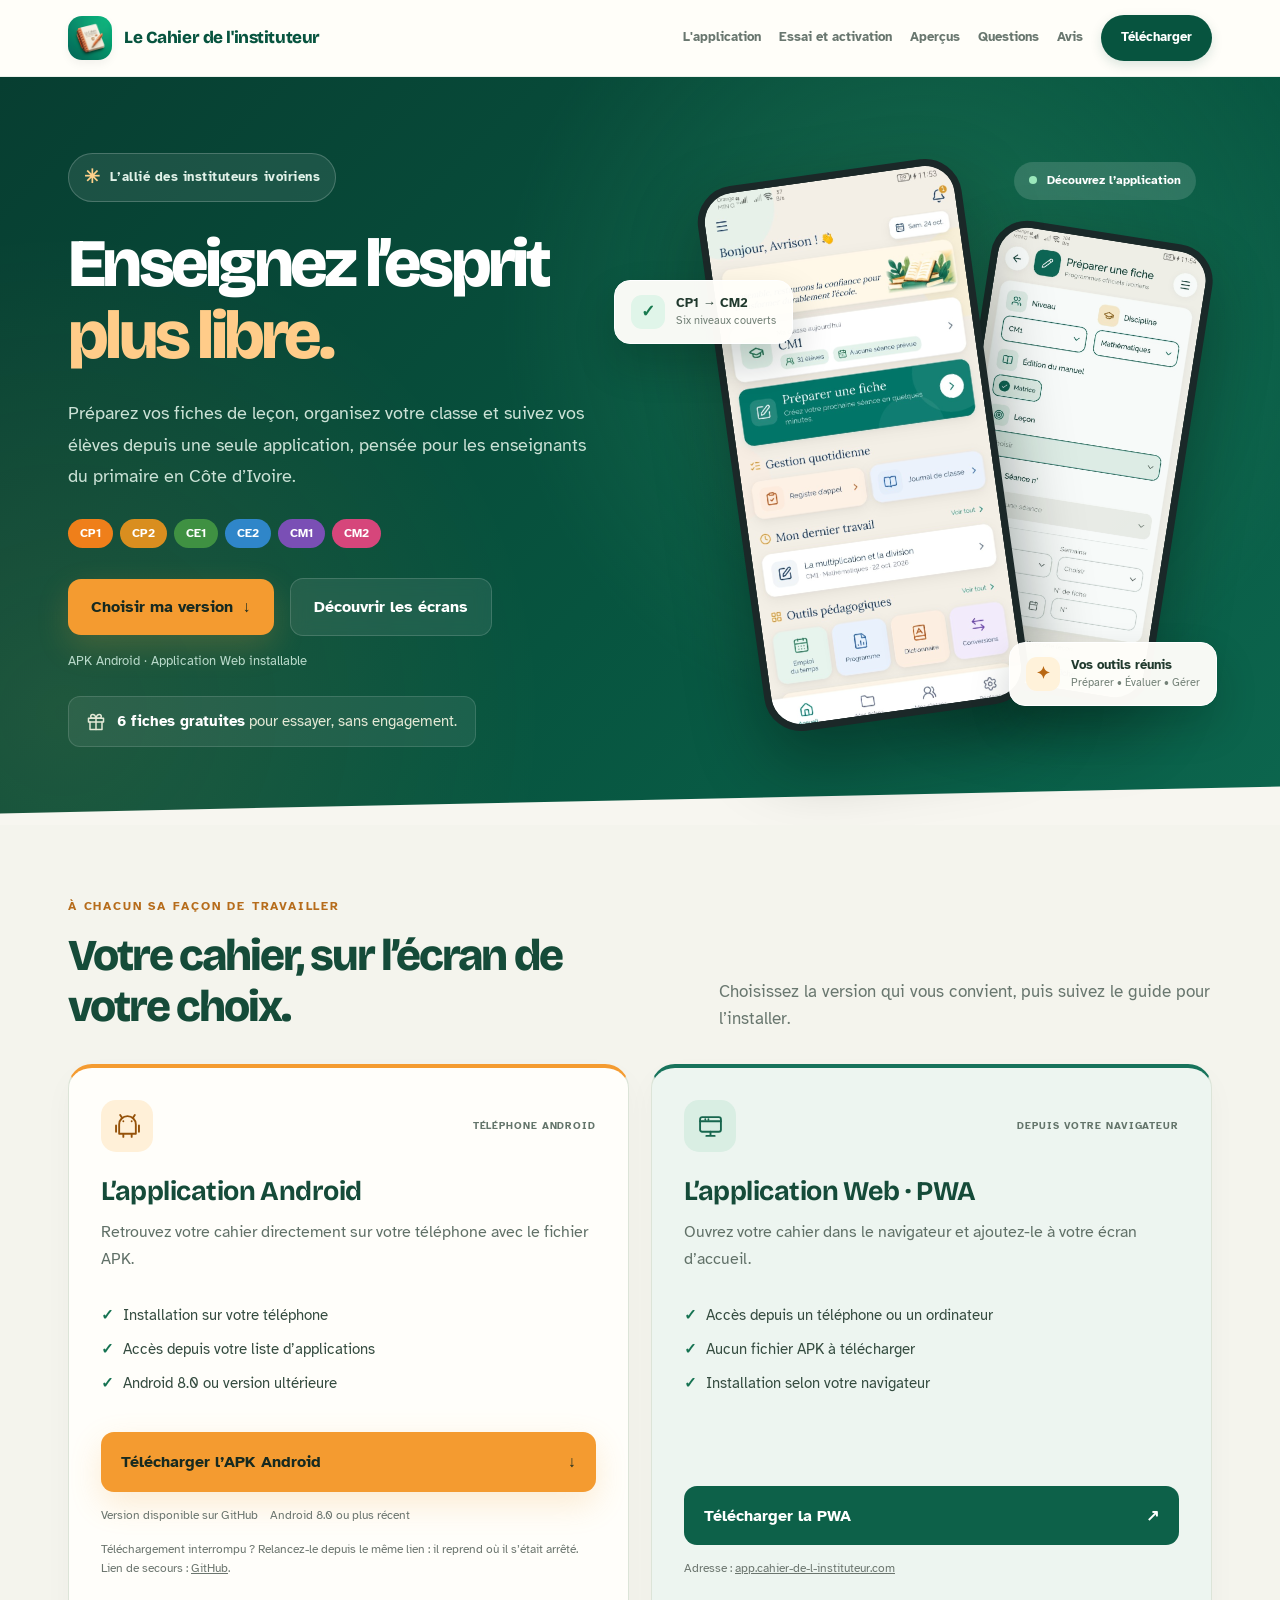
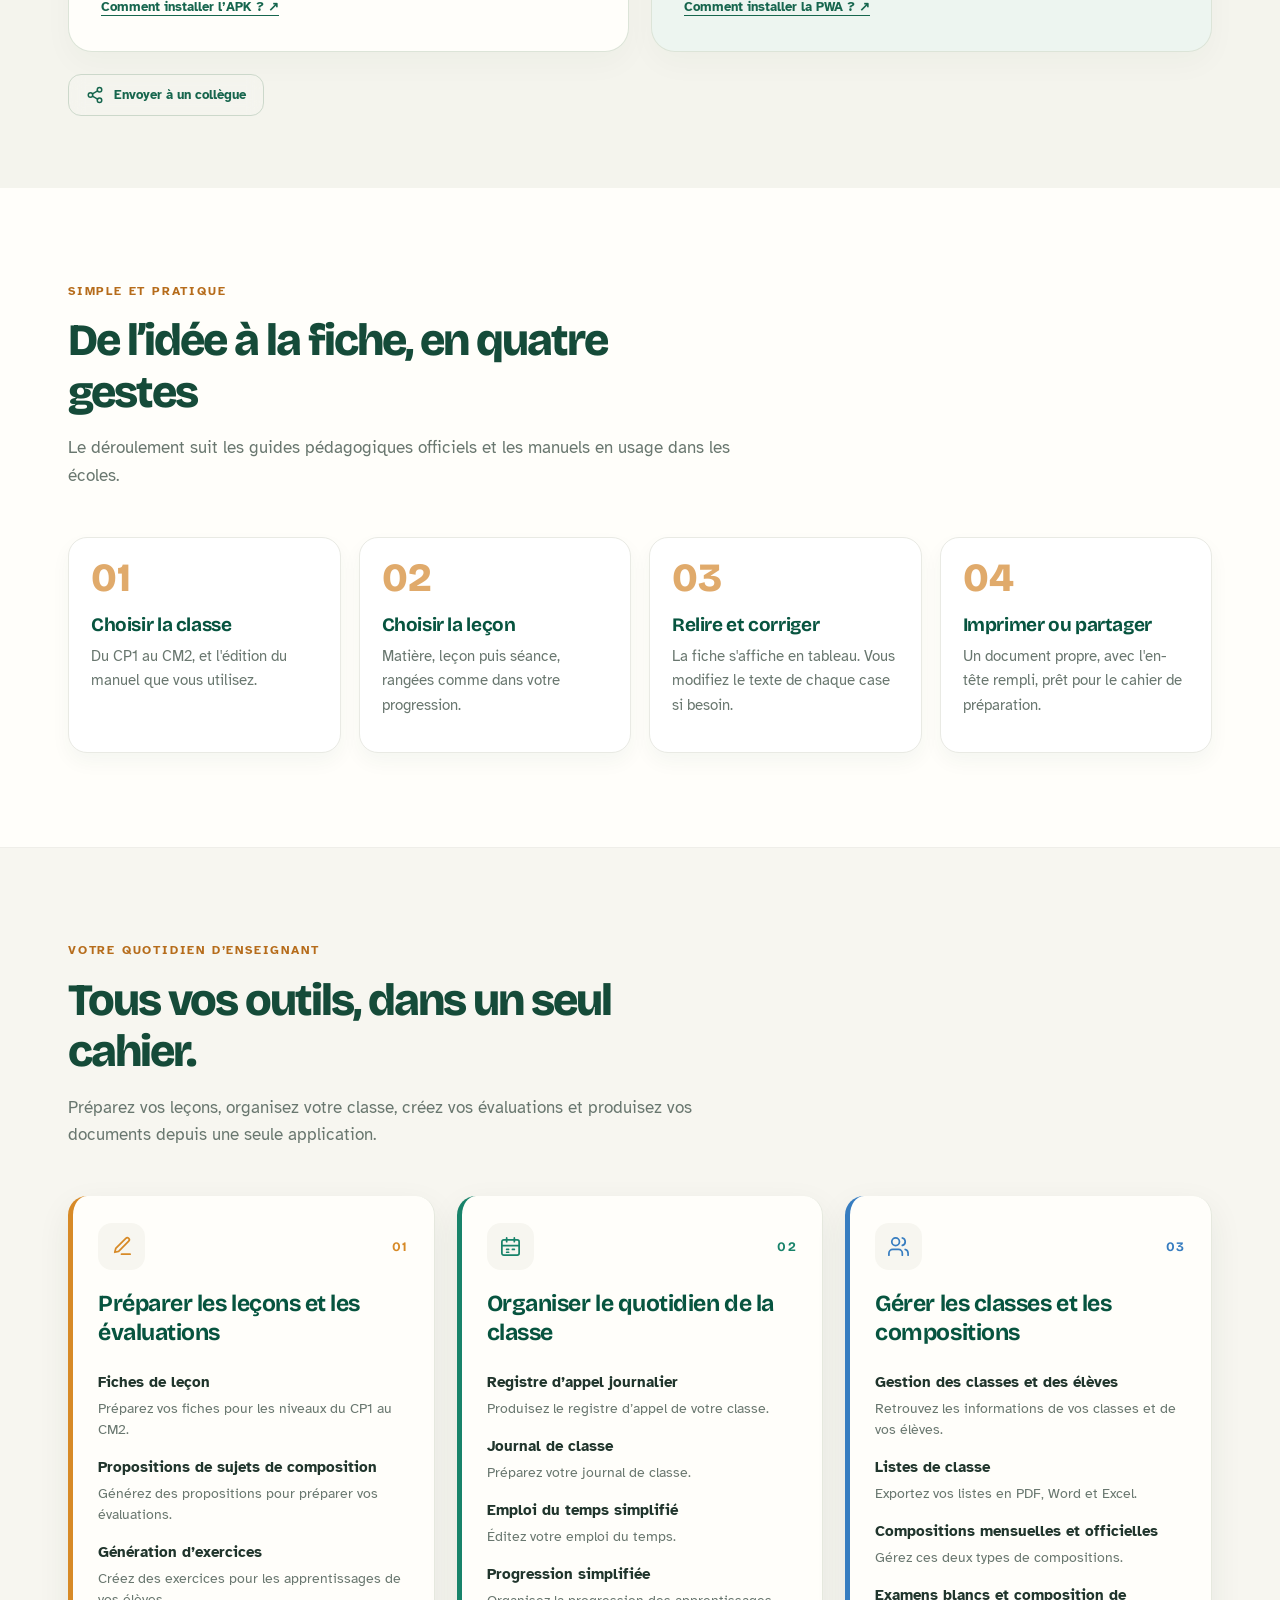
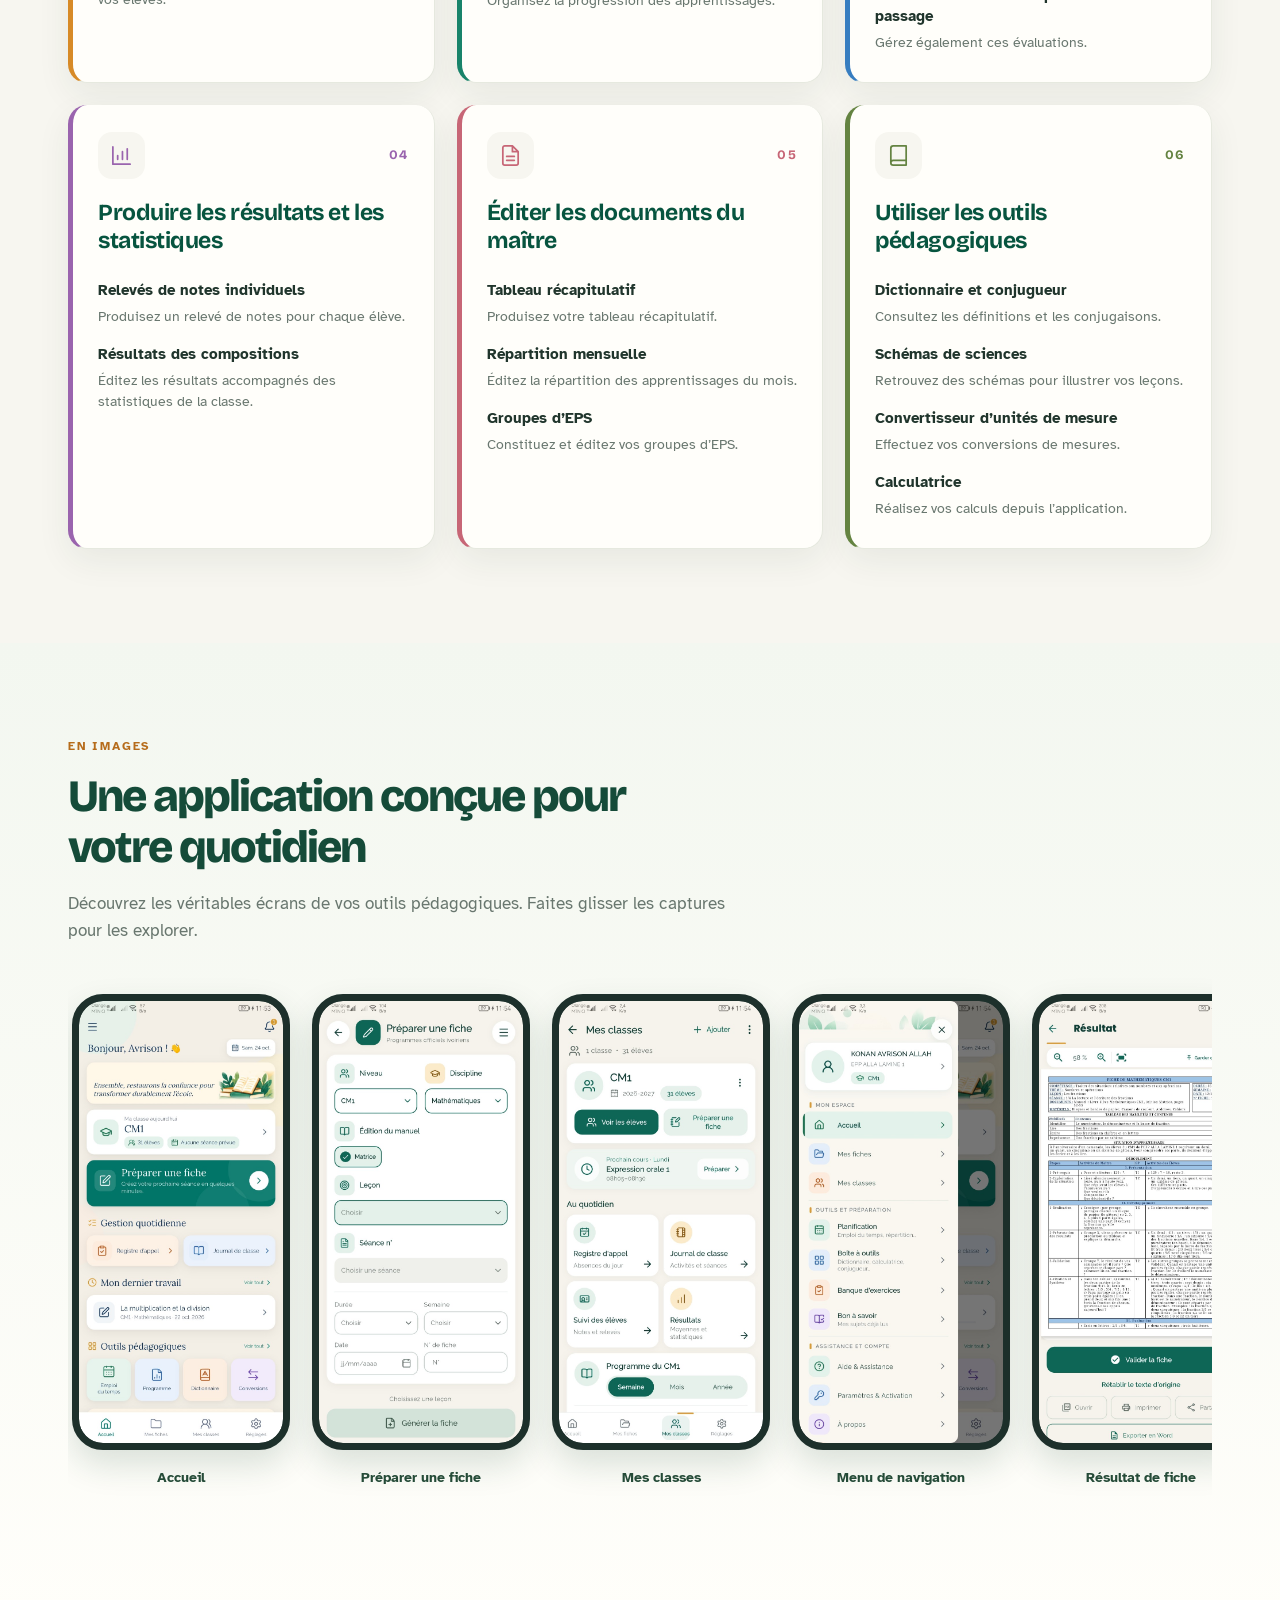
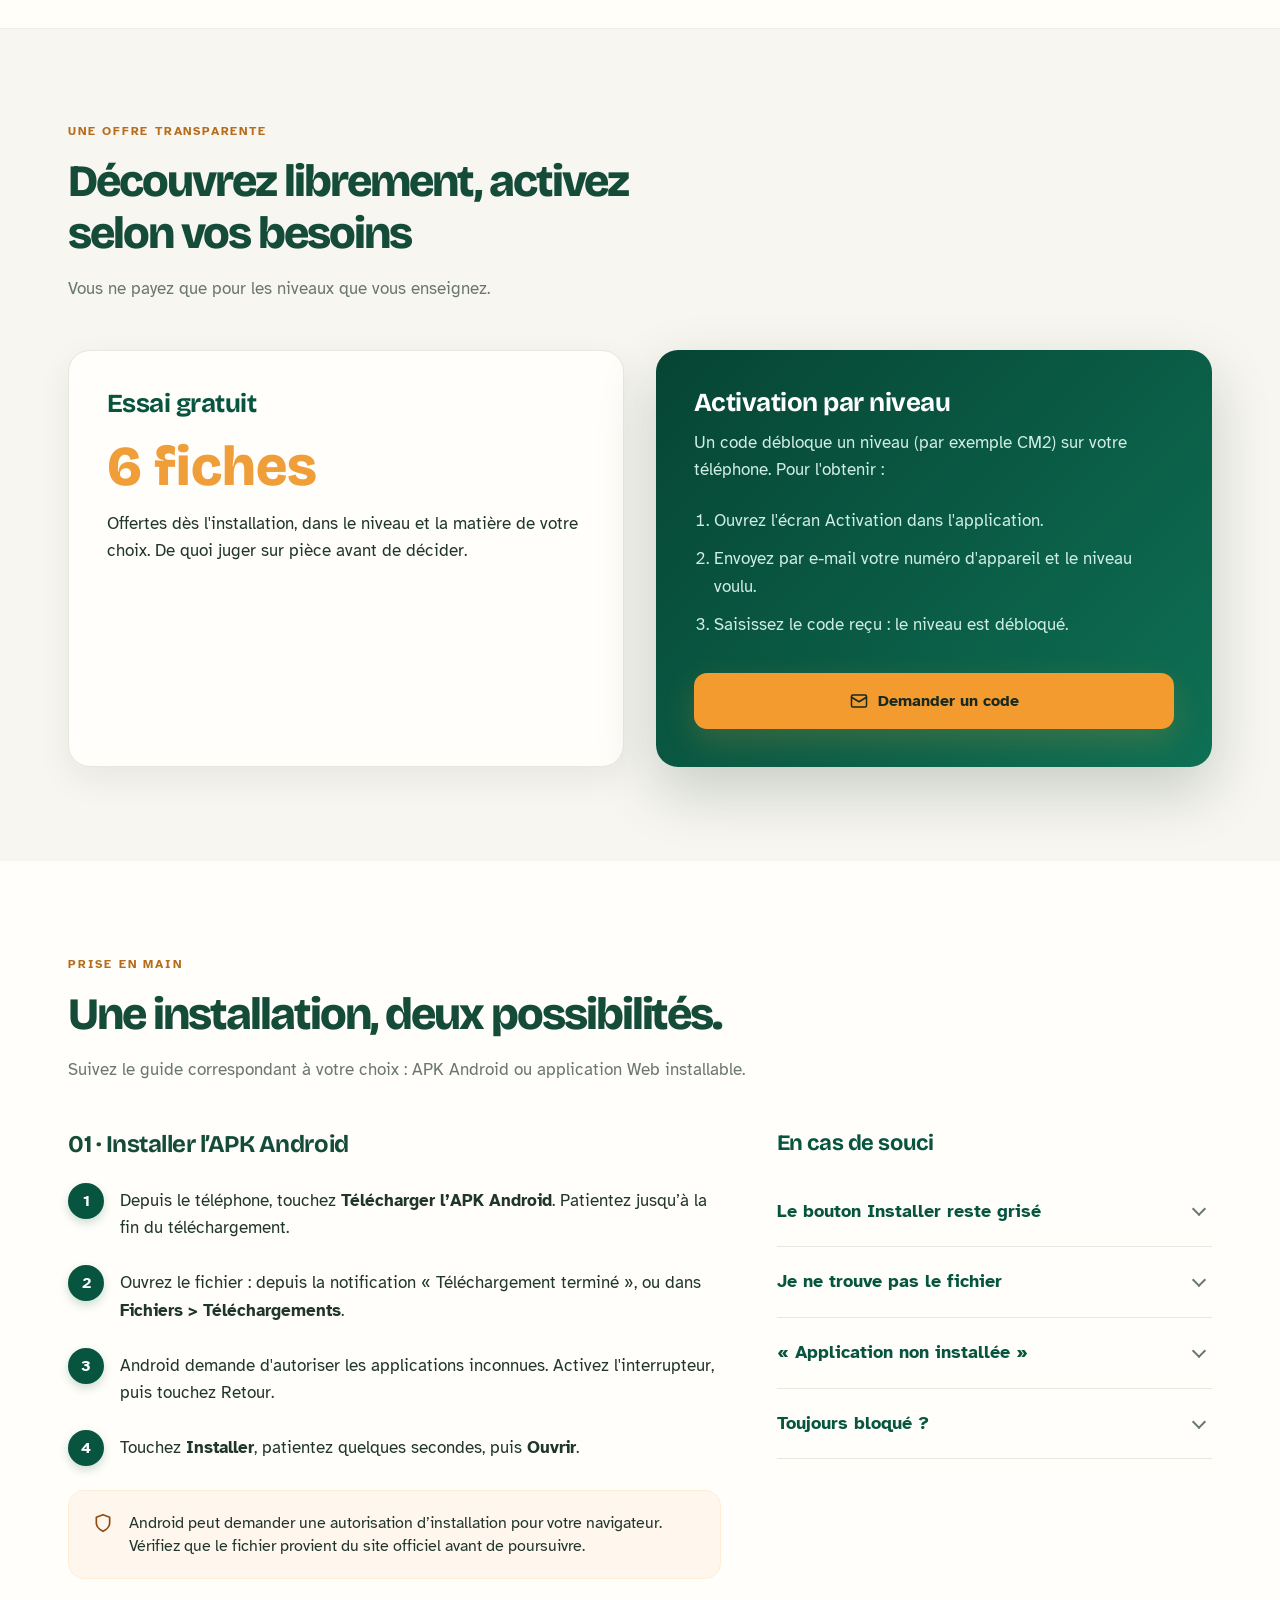
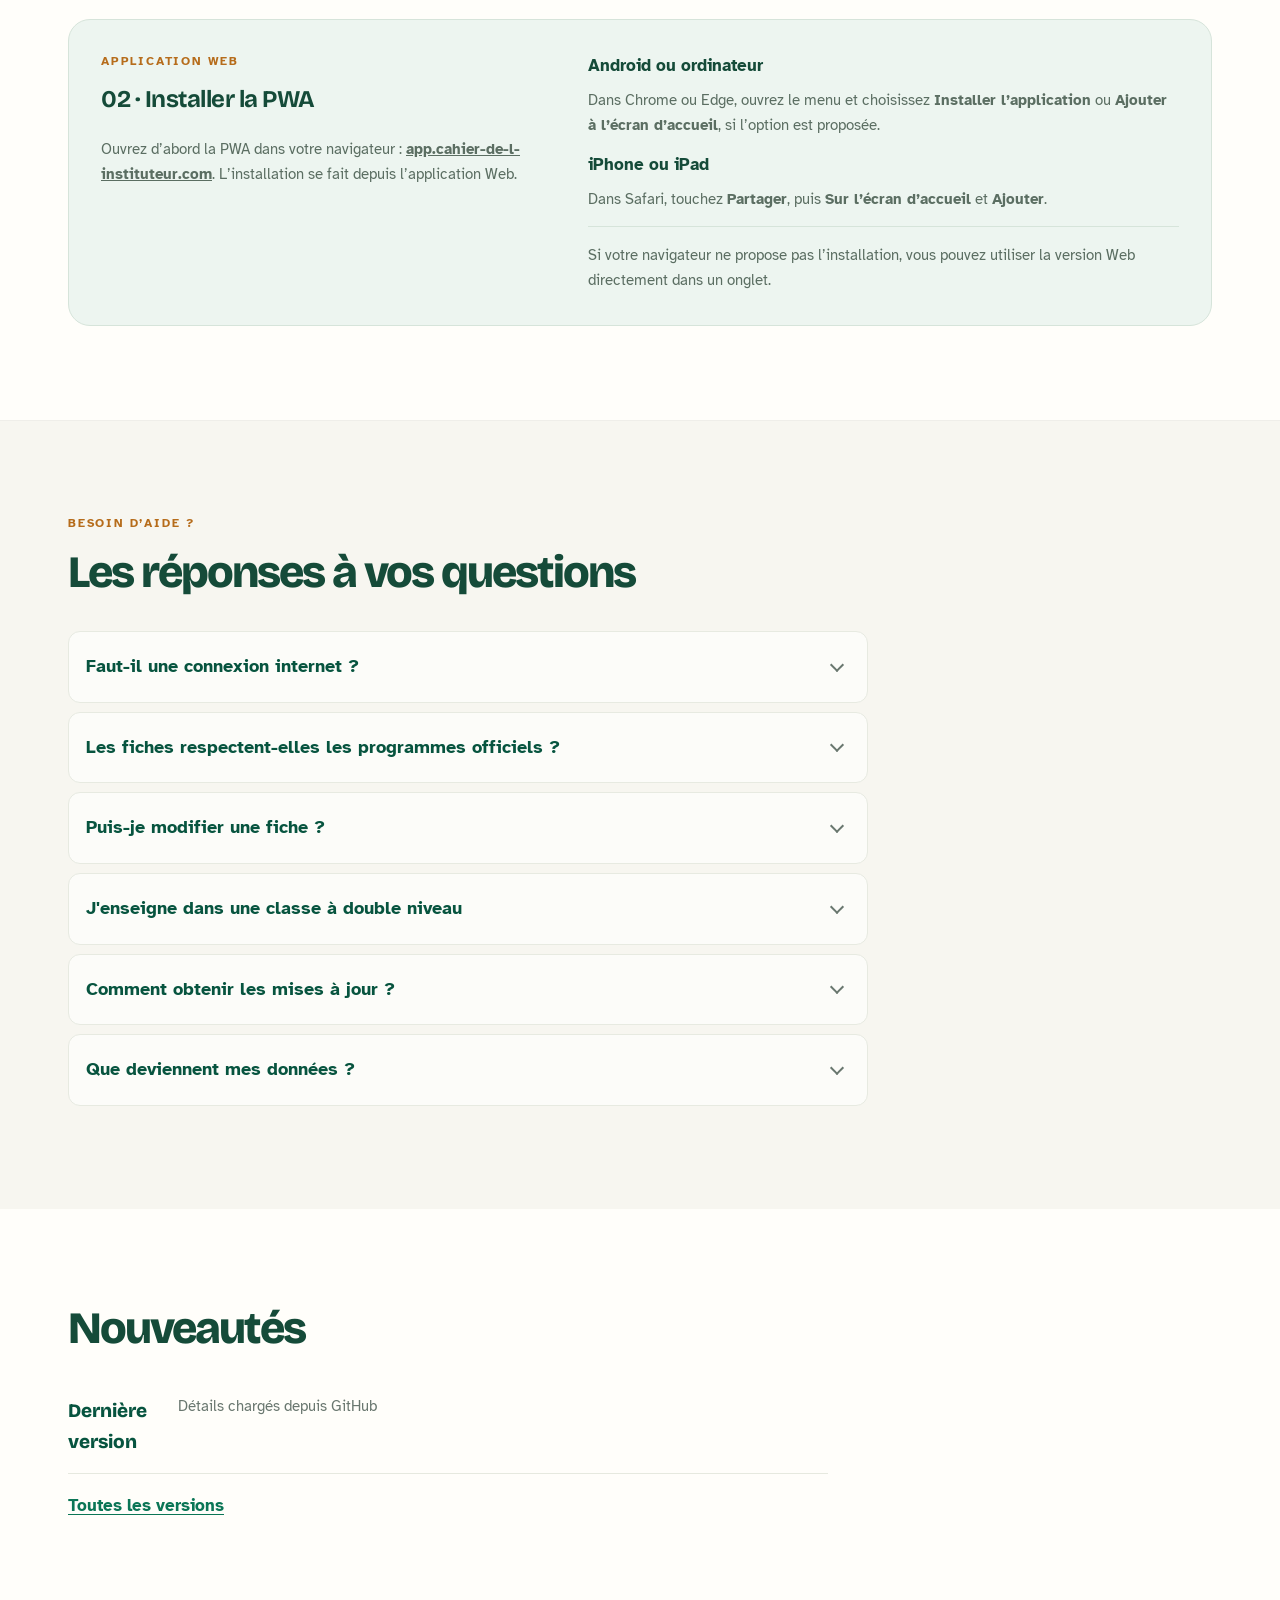
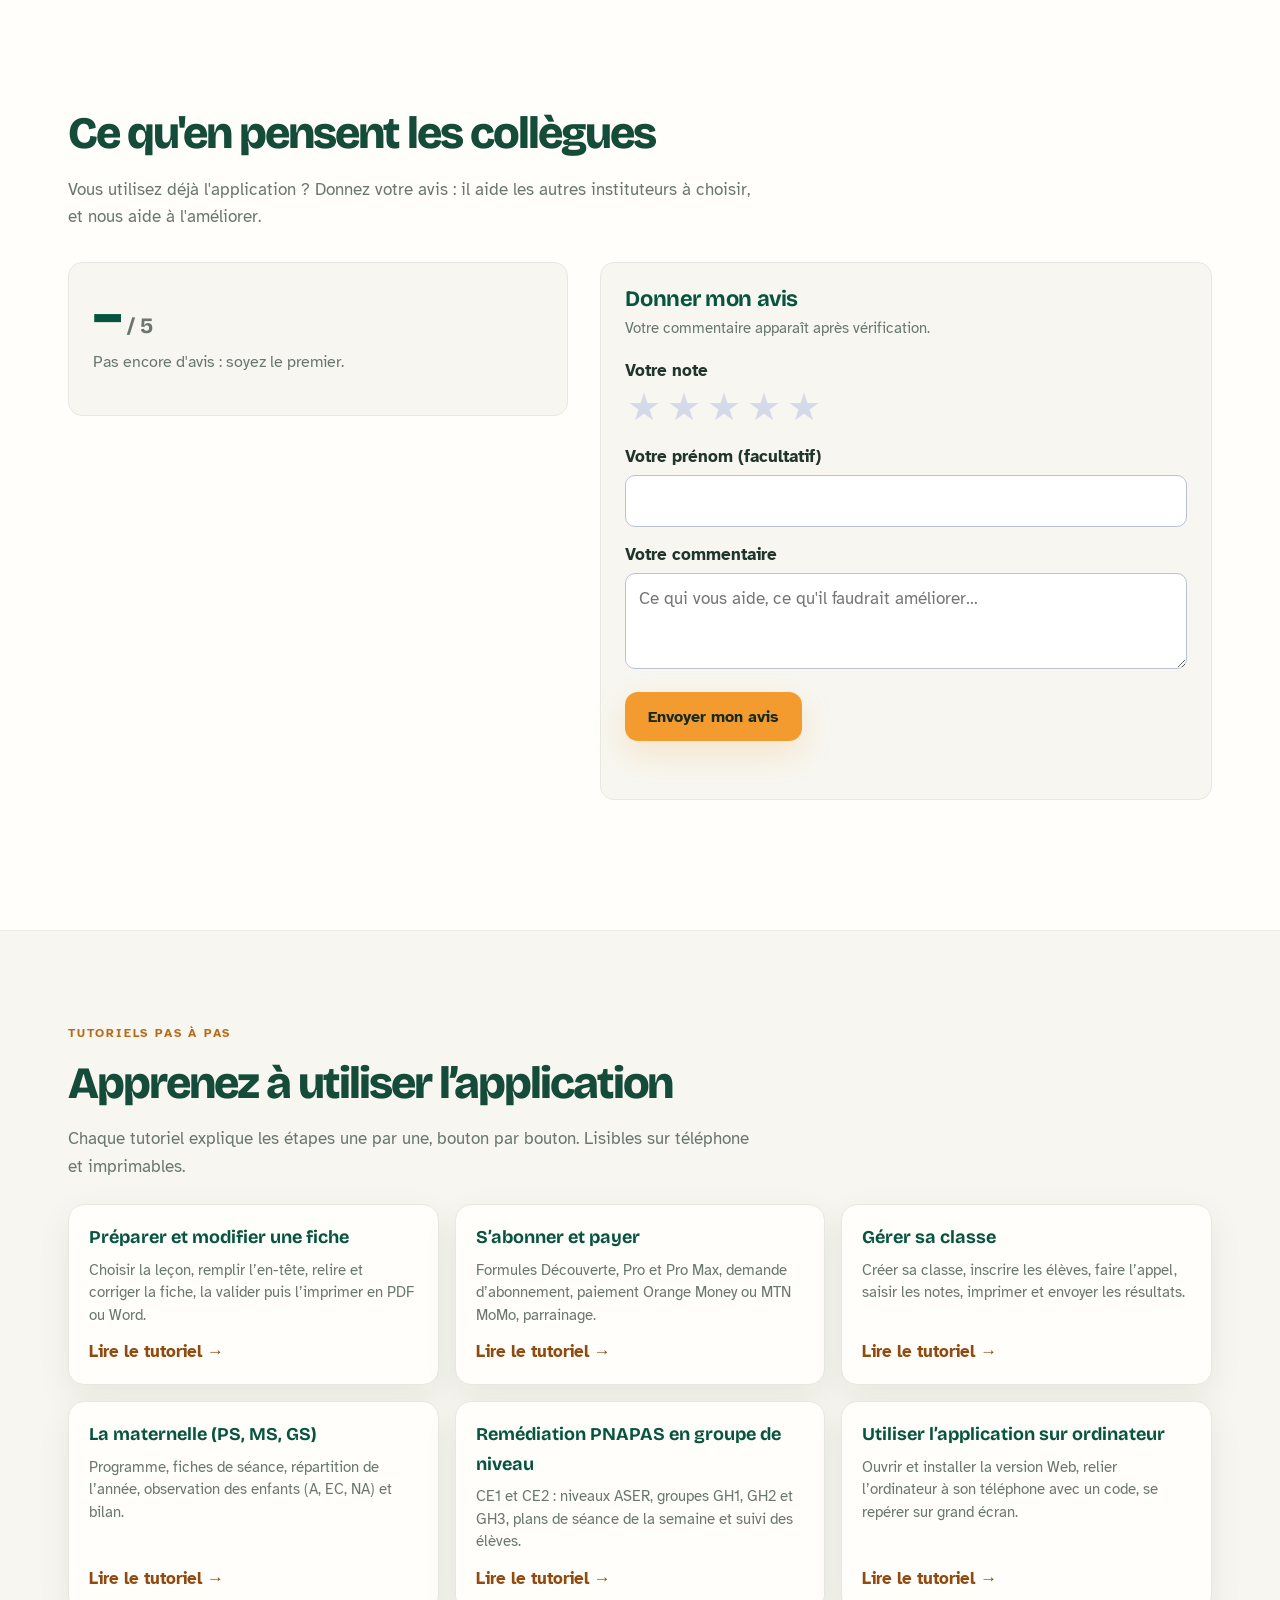
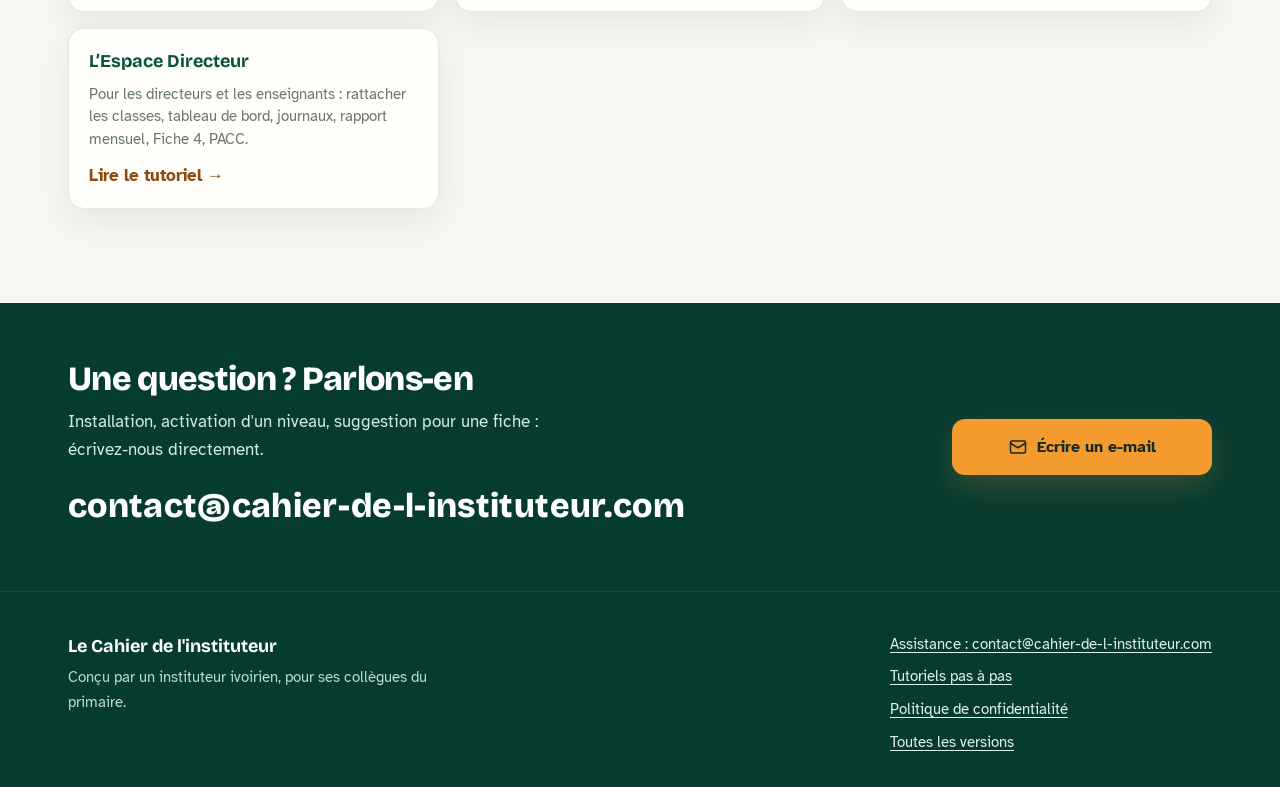
<file: index.html>
<!DOCTYPE html>
<html lang="fr">
<head>
<meta charset="UTF-8">
<meta name="viewport" content="width=device-width, initial-scale=1, viewport-fit=cover">
<title>Le Cahier de l'instituteur — Le compagnon des enseignants du primaire</title>
<meta name="description" content="Préparez vos fiches de leçon en quelques minutes, du CP1 au CM2, selon les programmes officiels de Côte d'Ivoire. Application Android gratuite à l'essai : 6 fiches gratuites.">

<meta property="og:type" content="website">
<meta property="og:title" content="Le Cahier de l'instituteur">
<meta property="og:description" content="Vos fiches de leçon prêtes en quelques minutes, du CP1 au CM2. 6 fiches gratuites pour essayer.">
<meta property="og:url" content="https://avrison2026.github.io/cahier-instituteur-site/">
<meta property="og:image" content="https://avrison2026.github.io/cahier-instituteur-site/images/apercu-partage.jpg">
<meta property="og:image:width" content="1200">
<meta property="og:image:height" content="630">
<meta property="og:image:alt" content="Le Cahier de l'instituteur : vos fiches de leçon prêtes en quelques minutes, du CP1 au CM2">
<meta name="twitter:card" content="summary_large_image">
<meta name="theme-color" content="#064E3B">

<link rel="icon" href="images/logo-officiel-192.png" type="image/png">
<link rel="apple-touch-icon" href="images/logo-officiel-180.png">
<link rel="preconnect" href="https://fonts.googleapis.com">
<link rel="preconnect" href="https://fonts.gstatic.com" crossorigin>
<link href="https://fonts.googleapis.com/css2?family=Atkinson+Hyperlegible:wght@400;700&family=Bricolage+Grotesque:opsz,wght@12..96,500;12..96,700;12..96,800&display=swap" rel="stylesheet">
<style>
  :root {
    --encre: #064E3B; /* vert emeraude profond (couleurs de l'application) */
    --encre-2: #047857;
    --texte: #24252A; /* anthracite de l'application */
    --texte-doux: #5B6170;
    --fond: #FAF9F6; /* ivoire de l'application */
    --papier: #FFFFFF;
    --orange: #EA580C; /* orange de l'application */
    --orange-texte: #9A3412;
    --vert-wa: #1AA856;
    --ligne: #E7E3DA;
    --marge: #E26A6A;
    --bordure: #ECE8DF;
    --titre: 'Bricolage Grotesque', 'Segoe UI', Roboto, sans-serif;
    --corps: 'Atkinson Hyperlegible', 'Segoe UI', Roboto, Arial, sans-serif;
    --ombre-douce: 0 10px 25px -5px rgba(6, 78, 59, 0.08);
    --ombre-forte: 0 25px 50px -12px rgba(6, 78, 59, 0.25);
  }

  *, *::before, *::after { box-sizing: border-box; }
  html { scroll-behavior: smooth; scroll-padding-top: 80px; }
  @media (prefers-reduced-motion: reduce) { html { scroll-behavior: auto; } }

  body {
    margin: 0;
    background: var(--fond);
    color: var(--texte);
    font-family: var(--corps);
    font-size: 17px;
    line-height: 1.65;
    -webkit-font-smoothing: antialiased;
    -moz-osx-font-smoothing: grayscale;
    padding-bottom: env(safe-area-inset-bottom, 0px);
  }
  h1, h2, h3 { font-family: var(--titre); margin: 0; line-height: 1.15; letter-spacing: -0.02em; }
  p { margin: 0 0 16px; }
  a { color: inherit; transition: color 0.2s ease; }
  img { max-width: 100%; display: block; }
  svg { flex-shrink: 0; }
  :focus-visible { outline: 3px solid var(--orange); outline-offset: 3px; border-radius: 8px; }

  .wrap { max-width: 1140px; margin: 0 auto; padding: 0 24px; }

  /* ---------- barre du haut ---------- */
  .barre {
    position: sticky; top: 0; z-index: 20;
    background: rgba(250, 249, 246, 0.88);
    backdrop-filter: blur(12px);
    -webkit-backdrop-filter: blur(12px);
    border-bottom: 1px solid rgba(236, 232, 223, 0.8);
    padding-top: env(safe-area-inset-top, 0px);
    transition: all 0.3s ease;
  }
  .barre .wrap { display: flex; align-items: center; justify-content: space-between; height: 64px; gap: 16px; }
  .marque { display: flex; align-items: center; gap: 12px; text-decoration: none; color: var(--encre); font-family: var(--titre); font-weight: 800; font-size: 18px; letter-spacing: -0.01em; }
  .marque img { width: 36px; height: 36px; border-radius: 10px; box-shadow: 0 4px 10px rgba(0,0,0,0.05); }
  .barre nav { display: flex; align-items: center; gap: 28px; }
  .barre nav a { color: var(--texte-doux); text-decoration: none; font-size: 15px; font-weight: 500; }
  .barre nav a:hover { color: var(--encre); }
  .barre .mini-btn {
    background: var(--encre); color: #fff; font-weight: 700;
    padding: 10px 18px; border-radius: 10px;
    box-shadow: 0 4px 12px rgba(6, 78, 59, 0.15);
  }
  .barre .mini-btn:hover { color: #fff; background: var(--encre-2); transform: translateY(-1px); }
  @media (max-width: 768px) { .barre nav a:not(.mini-btn) { display: none; } }

  /* ---------- héros ---------- */
  .hero {
    background-color: var(--encre);
    background-image: radial-gradient(circle at 100% 0%, rgba(255,255,255,0.05) 0%, transparent 40%),
                      repeating-linear-gradient(to bottom, transparent 0 31px, rgba(255,255,255,0.03) 31px 32px);
    color: #fff;
    padding: 72px 0 96px;
    overflow: hidden;
    position: relative;
  }
  .hero::after {
    content: ""; position: absolute; bottom: -20px; left: 0; right: 0; height: 40px;
    background: var(--papier); transform: skewY(-1deg);
  }
  .hero .wrap { display: grid; grid-template-columns: 1.1fr 0.9fr; gap: 56px; align-items: center; position: relative; z-index: 2; }
  @media (max-width: 900px) { .hero .wrap { grid-template-columns: 1fr; gap: 56px; } }

  .hero h1 { font-size: clamp(36px, 5.5vw, 60px); font-weight: 800; max-width: 14ch; line-height: 1.1; }
  .hero .accroche { font-size: 20px; color: #CFEDE2; max-width: 44ch; margin: 20px 0 28px; line-height: 1.5; font-weight: 400; }

  .niveaux { display: flex; flex-wrap: wrap; gap: 8px; margin: 0 0 32px; padding: 0; list-style: none; }
  .niveaux li { font-weight: 700; font-size: 14px; padding: 6px 14px; border-radius: 999px; color: #fff; box-shadow: inset 0 0 0 1px rgba(255,255,255,0.1); }

  .actions { display: flex; flex-wrap: wrap; gap: 16px; align-items: center; }
  .btn {
    display: inline-flex; align-items: center; justify-content: center; gap: 10px;
    font-family: var(--corps); font-weight: 700; font-size: 17px;
    padding: 16px 28px; border-radius: 12px; text-decoration: none; border: 0; cursor: pointer;
    transition: all 0.2s cubic-bezier(0.16, 1, 0.3, 1);
  }
  .btn:active { transform: scale(0.98); }
  .btn-principal { background: var(--orange); color: #fff; box-shadow: 0 8px 24px rgba(234, 88, 12, 0.3); }
  .btn-principal:hover { background: #F26B1F; transform: translateY(-2px); box-shadow: 0 12px 28px rgba(234, 88, 12, 0.4); }
  .btn-secondaire { background: rgba(255,255,255,0.08); color: #fff; border: 1px solid rgba(255,255,255,0.15); backdrop-filter: blur(8px); }
  .btn-secondaire:hover { background: rgba(255,255,255,0.15); transform: translateY(-2px); }
  .btn-wa { background: var(--vert-wa); color: #fff; box-shadow: 0 8px 20px rgba(26, 168, 86, 0.25); }
  .btn-wa:hover { background: #1DBF62; transform: translateY(-2px); }

  .infos-apk {
    display: flex; flex-wrap: wrap; gap: 6px 20px;
    margin: 20px 0 0; padding: 0; list-style: none;
    font-size: 14px; color: #A6D9C6; font-weight: 500;
  }
  .infos-apk li { display: inline-flex; align-items: center; gap: 6px; }
  .infos-apk:empty { display: none; }

  .essai {
    margin-top: 32px; display: inline-flex; align-items: center; gap: 12px;
    padding: 12px 18px; border-radius: 12px;
    background: rgba(234, 88, 12, 0.1); border: 1px solid rgba(234, 88, 12, 0.25);
    color: #FFD9B3; font-size: 15px; font-weight: 500;
  }
  .essai strong { color: #fff; }

  @media (max-width: 560px) {
    .actions .btn { width: 100%; }
  }

  /* ---------- la fiche (élément visuel principal) ---------- */
  .scene { position: relative; max-width: 480px; margin: 0 auto; width: 100%; padding-bottom: 40px; perspective: 1000px; }
  .fiche {
    position: relative;
    background-color: #fff;
    background-image:
      linear-gradient(to right, transparent 0 38px, var(--marge) 38px 40px, transparent 40px),
      repeating-linear-gradient(to bottom, transparent 0 25px, var(--ligne) 25px 26px);
    color: #1A2033;
    border-radius: 8px;
    padding: 24px 24px 26px 56px;
    transform: rotateX(2deg) rotateY(-4deg) rotateZ(-2deg);
    box-shadow: var(--ombre-forte);
    animation: poser 1s cubic-bezier(0.16, 1, 0.3, 1) both;
  }
  @keyframes poser { from { opacity: 0; transform: translateY(30px) rotateX(10deg) rotateY(-10deg) rotateZ(-6deg); } to { opacity: 1; transform: rotateX(2deg) rotateY(-4deg) rotateZ(-2deg); } }
  .fiche-titre { font-family: var(--titre); font-weight: 800; font-size: 19px; color: var(--encre); margin-bottom: 12px; }
  .fiche-entete { display: grid; grid-template-columns: 1fr 1fr; gap: 4px 16px; font-size: 12px; margin-bottom: 16px; line-height: 1.8; color: var(--texte-doux); }
  .fiche-entete b { color: var(--encre); font-weight: 700; }
  .fiche table { width: 100%; border-collapse: separate; border-spacing: 0; border: 1px solid #D6D2C8; border-radius: 6px; overflow: hidden; font-size: 11.5px; line-height: 1.5; background: rgba(255,255,255,0.95); }
  .fiche th, .fiche td { border-bottom: 1px solid #ECE8DF; border-right: 1px solid #ECE8DF; padding: 6px 8px; vertical-align: top; text-align: left; }
  .fiche th:last-child, .fiche td:last-child { border-right: none; }
  .fiche tbody tr:last-child td { border-bottom: none; }
  .fiche th { background: #F3F1EC; color: var(--encre); font-size: 11px; font-weight: 700; text-transform: uppercase; letter-spacing: 0.05em; }
  .fiche .bande td { background: #FFF7ED; font-weight: 700; color: var(--orange-texte); }
  .trait { display: block; height: 6px; border-radius: 3px; background: #D6D2C8; margin: 6px 0; }
  .trait.c { width: 65%; } .trait.m { width: 80%; }

  .tampon {
    position: absolute; right: -10px; top: -16px; transform: rotate(8deg);
    background: var(--orange); color: #fff; font-weight: 800; font-size: 13px; text-transform: uppercase; letter-spacing: 0.05em;
    padding: 8px 14px; border-radius: 8px; box-shadow: 0 8px 16px rgba(234, 88, 12, 0.25);
  }
  .telephone {
    position: absolute; right: -20px; bottom: -10px; width: 140px;
    border: 8px solid #0F172A; border-radius: 26px; overflow: hidden;
    background: #0F172A; box-shadow: 0 20px 40px rgba(0,0,0,0.4);
    transform: rotate(5deg) translateY(0); transition: transform 0.3s ease;
  }
  .telephone:hover { transform: rotate(2deg) translateY(-5px); }
  .telephone img { width: 100%; height: auto; border-radius: 18px; display: block; }
  @media (max-width: 480px) {
    .fiche { padding-left: 48px; }
    .telephone { width: 110px; right: -10px; }
  }
  @media (prefers-reduced-motion: reduce) { .fiche { animation: none; transform: none; } .telephone:hover { transform: none; } }

  /* ---------- sections ---------- */
  .section { padding: 96px 0; }
  .section.blanc { background: var(--papier); box-shadow: 0 1px 0 rgba(0,0,0,0.03); position: relative; z-index: 1; }
  .section h2 { font-size: clamp(30px, 4vw, 42px); font-weight: 800; color: var(--encre); max-width: 20ch; letter-spacing: -0.02em; }
  .chapeau { color: var(--texte-doux); max-width: 58ch; margin-top: 16px; font-size: 19px; line-height: 1.6; }

  /* étapes */
  .etapes { list-style: none; padding: 0; margin: 48px 0 0; display: grid; grid-template-columns: repeat(4, 1fr); gap: 32px; counter-reset: e; }
  @media (max-width: 900px) { .etapes { grid-template-columns: 1fr 1fr; gap: 40px 24px; } }
  @media (max-width: 520px) { .etapes { grid-template-columns: 1fr; gap: 32px; } }
  .etapes li { counter-increment: e; position: relative; padding-top: 56px; }
  .etapes li::before {
    content: "0" counter(e);
    position: absolute; top: 0; left: 0;
    font-family: var(--titre); font-weight: 800; font-size: 42px; line-height: 1; color: var(--orange); opacity: 0.9;
  }
  .etapes h3 { font-size: 20px; color: var(--encre); margin-bottom: 8px; }
  .etapes p { color: var(--texte-doux); font-size: 16.5px; }
  @media (max-width: 520px) {
    .etapes li { padding: 4px 0 0 64px; }
    .etapes li::before { top: 0; font-size: 36px; }
  }

  /* fonctions regroupées par usage */
  .usages { display: grid; grid-template-columns: repeat(3, 1fr); gap: 24px; margin-top: 48px; }
  @media (max-width: 900px) { .usages { grid-template-columns: 1fr; } }
  .usage { background: var(--papier); border: 1px solid var(--bordure); border-top: 5px solid var(--c, var(--encre)); border-radius: 16px; padding: 28px 24px 16px; box-shadow: var(--ombre-douce); transition: transform 0.2s ease, box-shadow 0.2s ease; }
  .usage:hover { transform: translateY(-4px); box-shadow: var(--ombre-forte); }
  .section.blanc .usage { background: var(--fond); }
  .usage h3 { font-size: 22px; color: var(--encre); margin-bottom: 20px; }
  .usage ul { list-style: none; padding: 0; margin: 0; }
  .usage li { display: flex; gap: 14px; padding: 0 0 18px; }
  .usage li svg { color: var(--c, var(--encre)); margin-top: 2px; flex-shrink: 0; }
  .usage li b { display: block; color: var(--texte); font-weight: 700; margin-bottom: 2px; }
  .usage li span { color: var(--texte-doux); font-size: 15.5px; display: block; line-height: 1.5; }

  .disciplines { display: flex; flex-wrap: wrap; gap: 10px; margin: 24px 0 0; padding: 0; list-style: none; }
  .disciplines li { background: var(--fond); border: 1px solid var(--bordure); padding: 6px 16px; border-radius: 999px; font-size: 15px; font-weight: 500; color: var(--texte); }

  /* captures */
  .galerie { display: flex; gap: 32px; overflow-x: auto; padding: 16px 4px 32px; margin-top: 40px; scroll-snap-type: x mandatory; scrollbar-width: none; }
  .galerie::-webkit-scrollbar { display: none; }
  .galerie figure { margin: 0; flex: 0 0 200px; scroll-snap-align: center; }
  .galerie .cadre { border: 8px solid #0F172A; border-radius: 30px; overflow: hidden; background: #0F172A; box-shadow: var(--ombre-forte); }
  .galerie img { width: 100%; height: auto; border-radius: 22px; display: block; }
  .galerie figcaption { margin-top: 16px; text-align: center; font-weight: 700; color: var(--texte-doux); font-size: 15px; }

  /* activation */
  .activation { display: grid; grid-template-columns: 1fr 1fr; gap: 32px; margin-top: 48px; align-items: stretch; }
  @media (max-width: 820px) { .activation { grid-template-columns: 1fr; } }
  .formule { border-radius: 20px; padding: 40px 32px; display: flex; flex-direction: column; }
  .formule.essai-gratuit { background: var(--papier); border: 1px solid var(--bordure); box-shadow: var(--ombre-douce); }
  .formule.niveau { background: var(--encre); color: #CFEDE2; box-shadow: var(--ombre-forte); }
  .formule h3 { font-size: 26px; margin-bottom: 12px; }
  .formule.essai-gratuit h3 { color: var(--encre); }
  .formule.niveau h3 { color: #fff; }
  .formule p { font-size: 16.5px; line-height: 1.6; }
  .formule ol { padding-left: 20px; margin: 8px 0 24px; flex-grow: 1; }
  .formule ol li { margin-bottom: 10px; }
  .formule .grand { font-family: var(--titre); font-weight: 800; font-size: 56px; color: var(--orange); line-height: 1; margin: 8px 0 16px; }

  /* installation */
  .install { display: grid; grid-template-columns: 1.2fr 0.8fr; gap: 56px; margin-top: 48px; }
  @media (max-width: 860px) { .install { grid-template-columns: 1fr; gap: 40px; } }
  .install ol { margin: 0; padding: 0; list-style: none; counter-reset: i; }
  .install ol li { counter-increment: i; display: flex; gap: 16px; margin-bottom: 24px; align-items: flex-start; }
  .install ol li::before {
    content: counter(i); flex-shrink: 0; width: 36px; height: 36px; border-radius: 50%;
    background: var(--encre); color: #fff; font-weight: 700; display: grid; place-items: center; font-size: 16px; box-shadow: 0 4px 10px rgba(6,78,59,0.2);
  }
  .install ol li div { padding-top: 4px; font-size: 16.5px; }
  .note {
    display: flex; gap: 16px; padding: 20px 24px; border-radius: 16px;
    background: #FFF7ED; border: 1px solid #FFEDD5; color: var(--texte); font-size: 15.5px; line-height: 1.5;
  }
  .note svg { color: var(--orange-texte); flex-shrink: 0; margin-top: 2px; }
  .note p { margin: 0; }
  .depannage h3 { font-size: 22px; color: var(--encre); margin: 0 0 20px; }

  /* questions & versions */
  details { border-bottom: 1px solid var(--bordure); }
  summary {
    list-style: none; cursor: pointer; padding: 20px 40px 20px 0; position: relative;
    font-weight: 700; color: var(--encre); font-size: 18px; transition: color 0.2s ease;
  }
  summary:hover { color: var(--orange); }
  summary::-webkit-details-marker { display: none; }
  summary::after {
    content: ""; position: absolute; right: 8px; top: 50%; width: 10px; height: 10px;
    border-right: 2px solid var(--texte-doux); border-bottom: 2px solid var(--texte-doux);
    transform: translateY(-70%) rotate(45deg); transition: transform 0.2s cubic-bezier(0.16, 1, 0.3, 1);
  }
  details[open] summary::after { transform: translateY(-30%) rotate(-135deg); }
  details .reponse { padding: 0 0 24px; color: var(--texte-doux); max-width: 68ch; font-size: 16.5px; line-height: 1.6; }
  .faq { margin-top: 32px; max-width: 800px; }


  .versions { list-style: none; padding: 0; margin: 24px 0 0; max-width: 760px; }
  .versions li { display: grid; grid-template-columns: 92px 1fr; gap: 6px 18px; padding: 16px 0; border-bottom: 1px solid var(--bordure); }
  .versions .num { font-family: var(--titre); font-weight: 800; color: var(--encre); font-size: 19px; }
  .versions .date { color: var(--texte-doux); font-size: 14.5px; }
  .versions .notes { grid-column: 2; color: var(--texte-doux); font-size: 15.5px; }
  .versions .actuelle { display: inline-block; margin-left: 8px; font-size: 12.5px; font-weight: 700; color: var(--orange-texte); background: #FFF1E3; padding: 1px 8px; border-radius: 999px; vertical-align: 2px; }
  .lien-fleche { display: inline-block; margin-top: 18px; color: var(--encre-2); font-weight: 700; text-underline-offset: 3px; }


  /* ---------- avis et commentaires ---------- */
  .avis-grille { display: grid; grid-template-columns: 0.9fr 1.1fr; gap: 32px; margin-top: 32px; align-items: start; }
  @media (max-width: 860px) { .avis-grille { grid-template-columns: 1fr; } }
  .avis-note-moyenne { background: var(--papier); border: 1px solid var(--bordure); border-radius: 14px; padding: 24px; }
  .avis-grand { font-family: var(--titre); font-weight: 800; font-size: 56px; line-height: 1; color: var(--encre); }
  .avis-grand small { font-size: 22px; color: var(--texte-doux); font-weight: 700; }
  .etoiles { color: var(--orange); letter-spacing: 2px; font-size: 22px; line-height: 1; }
  .etoiles .vide { color: #D5DAE8; }
  .avis-nb { color: var(--texte-doux); font-size: 15.5px; margin: 6px 0 16px; }
  .barres { list-style: none; margin: 0; padding: 0; display: grid; gap: 6px; }
  .barres li { display: grid; grid-template-columns: 30px 1fr 28px; gap: 10px; align-items: center; font-size: 14px; color: var(--texte-doux); }
  .barres .piste { height: 8px; border-radius: 4px; background: #E6EAF4; overflow: hidden; }
  .barres .piste i { display: block; height: 100%; background: var(--orange); border-radius: 4px; }
  .avis-form { background: var(--papier); border: 1px solid var(--bordure); border-radius: 14px; padding: 24px; }
  .avis-form h3 { font-size: 22px; color: var(--encre); margin-bottom: 4px; }
  .avis-form .aide { color: var(--texte-doux); font-size: 15px; margin-bottom: 16px; }
  .avis-form fieldset { border: 0; padding: 0; margin: 0 0 14px; }
  .avis-form legend { font-weight: 700; margin-bottom: 4px; padding: 0; }
  .choix-etoiles { display: inline-flex; flex-direction: row-reverse; justify-content: flex-end; gap: 2px; }
  .choix-etoiles input { position: absolute; opacity: 0; width: 1px; height: 1px; }
  .choix-etoiles label { font-size: 38px; line-height: 1; color: #D5DAE8; cursor: pointer; padding: 0 2px; }
  .choix-etoiles label:hover, .choix-etoiles label:hover ~ label,
  .choix-etoiles input:checked ~ label { color: var(--orange); }
  .choix-etoiles input:focus-visible + label { outline: 3px solid var(--orange); outline-offset: 2px; border-radius: 6px; }
  .champ { margin-bottom: 14px; }
  .champ label { display: block; font-weight: 700; margin-bottom: 4px; }
  .champ input, .champ textarea {
    width: 100%; font: inherit; padding: 11px 13px; border-radius: 10px;
    border: 1px solid #B9C2DA; background: #fff; color: var(--texte);
  }
  .champ textarea { min-height: 96px; resize: vertical; }
  .sr { position: absolute; width: 1px; height: 1px; overflow: hidden; clip: rect(0 0 0 0); white-space: nowrap; }
  .piege { position: absolute; left: -9999px; width: 1px; height: 1px; overflow: hidden; }
  .avis-message { margin: 12px 0 0; font-size: 15.5px; min-height: 1.4em; }
  .avis-message.ok { color: #17713F; font-weight: 700; }
  .avis-message.erreur { color: #B3261E; font-weight: 700; }
  .commentaires { list-style: none; margin: 36px 0 0; padding: 0; display: grid; grid-template-columns: repeat(2, 1fr); gap: 16px; }
  @media (max-width: 720px) { .commentaires { grid-template-columns: 1fr; } }
  .commentaires li { background: var(--papier); border: 1px solid var(--bordure); border-radius: 12px; padding: 16px 18px; }
  .commentaires .etoiles { font-size: 17px; }
  .commentaires p { margin: 8px 0 10px; white-space: pre-line; }
  .commentaires .auteur { font-size: 14px; color: var(--texte-doux); }
  .section.blanc .avis-note-moyenne, .section.blanc .avis-form, .section.blanc .commentaires li { background: var(--fond); }


  /* contact */
  .contact { background: var(--encre); color: #CFEDE2; padding: 56px 0; border-bottom: 1px solid rgba(255,255,255,.08); }
  .contact .wrap { display: flex; flex-wrap: wrap; align-items: center; justify-content: space-between; gap: 28px; }
  .contact h2 { color: #fff; font-size: clamp(26px, 3.4vw, 34px); font-weight: 800; }
  .contact p { margin: 10px 0 0; max-width: 46ch; }
  .numero { display: inline-block; margin-top: 14px; font-family: var(--titre); font-weight: 800; font-size: clamp(26px, 4vw, 34px); color: #fff; text-decoration: none; letter-spacing: .01em; }
  .numero:hover { color: #FFD9B3; }
  .contact .actions { flex-direction: column; align-items: stretch; min-width: 260px; }
  @media (max-width: 560px) { .contact .actions { width: 100%; min-width: 0; } }

  /* pied de page */
  footer { background: var(--encre); color: #B9DCCD; padding: 40px 0 32px; font-size: 15px; }
  footer .wrap { display: flex; flex-wrap: wrap; justify-content: space-between; gap: 24px; align-items: flex-start; }
  footer .signature { max-width: 40ch; }
  footer .signature strong { color: #fff; display: block; font-family: var(--titre); font-size: 18px; margin-bottom: 4px; }
  footer nav { display: flex; flex-direction: column; gap: 8px; }
  footer a { color: #DDF2EA; text-underline-offset: 3px; }

  /* barre de téléchargement fixe (mobile) */
  .barre-bas {
    position: fixed; left: 0; right: 0; bottom: 0; z-index: 30;
    background: var(--papier); border-top: 1px solid var(--bordure);
    padding: 10px 16px calc(10px + env(safe-area-inset-bottom, 0px));
    display: none; align-items: center; gap: 12px;
    box-shadow: 0 -8px 24px rgba(15,31,77,.12);
    transform: translateY(110%); transition: transform .2s ease;
  }
  .barre-bas.visible { transform: translateY(0); }
  .barre-bas img { width: 40px; height: 40px; border-radius: 10px; }
  .barre-bas .t { flex: 1; min-width: 0; font-size: 14px; line-height: 1.3; color: var(--texte-doux); }
  .barre-bas .t b { display: block; color: var(--texte); font-size: 15px; }
  .barre-bas .btn { padding: 11px 16px; font-size: 15.5px; }
  @media (max-width: 720px) { .barre-bas { display: flex; } footer { padding-bottom: 96px; } }
  @media (prefers-reduced-motion: reduce) { .barre-bas { transition: none; } }

/* === Refonte vitrine 2026 : captures réelles, identité émeraude-ivoire === */
:root { --encre:#07543f; --encre-2:#0b7656; --fond:#f7f6f0; --papier:#fffefa; --texte:#20352c; --texte-doux:#69776f; --bordure:#e6e9df; --orange:#ef9e39; --orange-texte:#8f4b10; --ombre-douce:0 12px 34px rgba(25,56,42,.07); --ombre-forte:0 24px 60px rgba(16,46,34,.20); }
body { overflow-x:hidden; background:var(--fond); }
.wrap { max-width:1200px; padding:0 28px; }
.barre { background:rgba(255,254,250,.93); border-bottom:1px solid rgba(7,84,63,.08); }
.barre .wrap { height:76px; }
.marque { font-size:17px; letter-spacing:-.025em; }
.marque img { height:44px; width:44px; border-radius:14px; }
.barre nav { gap:22px; }
.barre nav a { font-size:13.5px; font-weight:700; }
.barre .mini-btn { background:var(--encre); border-radius:999px; padding:12px 20px; }
.hero { padding:100px 0 100px; min-height:700px; background:#073e31; background-image: radial-gradient(circle at 72% 32%,rgba(60,165,117,.3),transparent 40%),radial-gradient(circle at 5% 85%,rgba(248,187,91,.1),transparent 35%),linear-gradient(135deg,#073e31 0%,#07543f 55%,#0c664e 100%); }
.hero::after { background:var(--fond); bottom:-29px; height:54px; transform:skewY(-1.2deg); }
.hero .wrap { grid-template-columns:1fr 1.08fr; gap:38px; }
.hero-eyebrow { display:inline-flex; align-items:center; gap:9px; border:1px solid rgba(255,255,255,.2); background:rgba(255,255,255,.085); padding:8px 15px; border-radius:99px; font-size:13px; letter-spacing:.04em; font-weight:700; color:#e0f1e8; margin-bottom:26px; }
.eyebrow-spark { color:#ffd18a; font-size:19px; }
.hero h1 { font-size:clamp(42px,5.3vw,73px); max-width:12ch; line-height:1.06; letter-spacing:-.055em; }
.hero h1 em { color:#ffcc89; font-style:normal; }
.hero .accroche { font-size:18px; line-height:1.75; max-width:47ch; color:#cbe2d6; margin:26px 0; }
.niveaux { gap:7px; margin-bottom:30px; }
.compteur-telechargements { display:inline-flex; align-items:center; gap:12px; margin-top:23px; padding:13px 17px; border:1px solid rgba(255,255,255,.2); border-radius:16px; background:rgba(255,255,255,.09); color:#fff; }
.compteur-telechargements .compteur-icone { width:40px; height:40px; display:grid; place-items:center; border-radius:12px; background:rgba(255,204,137,.17); color:#ffcc89; font-size:22px; }
.compteur-telechargements strong { font-family:var(--titre); font-size:25px; line-height:1.1; display:block; font-variant-numeric:tabular-nums; }
.compteur-telechargements small { color:#cbe2d6; font-size:12px; display:block; }
.compteur-telechargements[hidden] { display:none; }

.niveaux li { box-shadow:none; font-size:12px; padding:5px 12px; }
.btn { border-radius:13px; font-size:15.5px; padding:15px 23px; }
.btn-principal { background:#f49b30; color:#172a20; box-shadow:0 12px 32px rgba(239,158,57,.2); }
.btn-principal:hover { background:#ffb456; color:#172a20; }
.btn-secondaire { background:rgba(255,255,255,.08); }
.infos-apk { color:#bad9cc; }
.essai { margin-top:24px; border-radius:12px; background:rgba(255,255,255,.07); border:1px solid rgba(255,255,255,.13); color:#e4e9d6; }
.showcase { height:590px; max-width:580px; padding:0; isolation:isolate; }
.showcase-glow { position:absolute; width:480px; height:480px; border-radius:50%; background:radial-gradient(circle,#43a98044,transparent 68%); left:7%; top:5%; }
.showcase-label { position:absolute; top:7px; right:16px; border-radius:30px; font-size:12px; font-weight:800; background:rgba(255,255,255,.14); padding:9px 15px; color:#fff; }
.live-dot { display:inline-block; margin-right:6px; width:8px; height:8px; border-radius:50%; background:#9ae8bb; }
.showcase-phone { position:absolute; border:7px solid #1b2828; background:#1b2828; border-radius:37px; overflow:hidden; box-shadow:0 30px 70px rgba(0,20,14,.42), inset 0 1px 2px #fff3; }
.showcase-phone img { display:block; width:100%; height:100%; object-fit:cover; object-position:top; border-radius:29px; }
.showcase-main { width:266px; height:550px; left:16%; top:15px; transform:rotate(-8deg); z-index:2; }
.showcase-secondary { width:224px; height:465px; right:5%; top:75px; transform:rotate(9deg); z-index:1; opacity:.97; }
.showcase-float { position:absolute; z-index:3; display:flex; align-items:center; gap:11px; padding:13px 16px; color:#213a2e; background:rgba(255,254,250,.97); border:1px solid #fff; border-radius:16px; box-shadow:0 20px 40px rgba(0,23,15,.2); }
.showcase-float strong,.showcase-float small { display:block; white-space:nowrap; }
.showcase-float strong { font-size:13px; line-height:1.4; }
.showcase-float small { font-size:11px; color:#738177; }
.float-icon { display:grid; place-items:center; background:#e0f5e9; color:#187a4f; width:34px; height:34px; border-radius:11px; font-weight:900; }
.float-icon.orange { background:#fff2da; color:#b96813; }
.float-one { top:125px; left:-24px; }
.float-two { bottom:39px; right:-5px; }
.section { padding:94px 0; }
.section h2 { color:#154b39; letter-spacing:-.045em; max-width:23ch; font-size:clamp(32px,3.5vw,46px); }
.section-kicker { color:#b66c1b; font-size:12px; letter-spacing:.15em; font-weight:800; margin-bottom:14px; }
.section.blanc { background:#fffefa; }
.chapeau { font-size:17px; max-width:62ch; }
.etapes { gap:18px; }
.etapes li { background:#fff; border:1px solid #e9eae4; padding:76px 22px 18px; border-radius:19px; box-shadow:0 9px 20px rgba(11,65,44,.045); }
.etapes li::before { top:20px; left:22px; color:#dda15b; font-size:40px; }
.etapes h3 { font-size:19px; }
.etapes p { font-size:15px; }
.usage { border-top:0; border-left:5px solid var(--c); background:#fffefa; border-radius:19px; padding:30px; }
.usage h3 { font-size:25px; }
.disciplines li { background:#fff; border-color:#e2e7dc; }
#captures { background:linear-gradient(180deg,#f3f7f0,#fffefa); }
.galerie { gap:22px; padding:22px 4px 45px; margin-top:28px; }
.galerie figure { flex-basis:218px; transition:transform .25s ease; }
.galerie figure:hover { transform:translateY(-7px); }
.galerie .cadre { border:7px solid #1d302b; border-radius:31px; background:#1d302b; box-shadow:0 15px 33px rgba(22,69,44,.15); }
.galerie img { border-radius:24px; }
.galerie figcaption { color:#254b38; font-size:14px; }
.formule { border-radius:22px; padding:38px; }
.formule.niveau { background:linear-gradient(135deg,#064534,#0e7054); }
.formule.essai-gratuit { background:#fffefa; }
.faq details { background:rgba(255,255,255,.65); border:1px solid #e7eae1; border-radius:12px; margin-bottom:9px; padding:0 17px; }
.contact,footer { background:#063b30; }
@media (max-width:1000px) { .hero .wrap { grid-template-columns:1fr; } .hero h1 { max-width:16ch; } .showcase { margin-top:10px; } }
@media (max-width:720px) { .wrap { padding:0 20px; } .barre .wrap { height:64px; } .marque { font-size:13px; gap:7px; } .marque img { width:35px; height:35px; border-radius:10px; } .barre .mini-btn { font-size:12px; padding:10px 13px; } .hero { padding:54px 0 58px; } .hero h1 { font-size:clamp(39px,10.5vw,54px); } .hero .accroche { font-size:16px; } .showcase { height:475px; width:100%; max-width:410px; margin:20px auto 0; } .showcase-main { width:210px; height:436px; left:8%; top:8px; } .showcase-secondary { width:172px; height:354px; right:2%; top:56px; } .showcase-label { right:0; top:-12px; font-size:10px; } .showcase-float { padding:10px; gap:6px; } .showcase-float strong { font-size:11px; } .showcase-float small { font-size:9px; } .float-icon { width:27px; height:27px; } .float-one { top:105px; left:-4px; } .float-two { bottom:10px; right:-2px; } .section { padding:65px 0; } .etapes { grid-template-columns:1fr 1fr; gap:12px; } .etapes li { padding:60px 14px 12px; } .etapes li::before { top:13px; left:14px; } .etapes h3 { font-size:17px; } .etapes p { font-size:14px; } .galerie figure { flex-basis:190px; } }
@media (max-width:390px) { .showcase-main { left:4%; width:190px; height:395px; } .showcase-secondary { right:0; width:150px; height:311px; } .showcase { height:440px; } .marque { font-size:12px; } .etapes { grid-template-columns:1fr; } }
@media (prefers-reduced-motion:reduce) { .galerie figure,.showcase-phone { transition:none; } }

/* Réorganisation : choix des plateformes et guides séparés. */
[hidden] { display:none !important; }
.hero { min-height:0; padding:76px 0 78px; }
.hero-platforms { font-size:13px; color:#b8d9ca; margin-top:15px; }
.barre nav { gap:18px; }
.barre nav a { font-size:13px; }
.hero .essai { margin-top:8px; }
.download-section { background:#f4f4ed; padding:72px 0; }
.download-heading { display:grid; grid-template-columns:1.2fr 1fr; align-items:end; gap:60px; margin-bottom:32px; }
.download-heading h2 { font-size:clamp(30px,3.6vw,44px); max-width:20ch; }
.download-heading .chapeau { margin:0; }
.download-grid { display:grid; grid-template-columns:1fr 1fr; gap:22px; }
.download-card { min-width:0; display:flex; flex-direction:column; background:#fffefa; border:1px solid #dce4d8; border-radius:24px; padding:32px; box-shadow:0 12px 30px #173b2a08; }
.android-card { border-top:4px solid #f49b30; }
.pwa-card { border-top:4px solid #17735b; background:#edf5f0; }
.download-card-top { display:flex; align-items:center; justify-content:space-between; gap:12px; margin-bottom:24px; }
.platform-icon { display:inline-flex; align-items:center; justify-content:center; width:52px; height:52px; border-radius:15px; background:#fff0d8; color:#95520a; flex-shrink:0; }
.pwa-card .platform-icon,dialog .platform-icon { background:#d9eee3; color:#17664e; }
.platform-tag { font-size:10px; letter-spacing:.09em; font-weight:700; color:#64756b; }
.download-card h3 { font-size:27px; color:#154b39; margin-bottom:12px; }
.download-card > p { color:#617168; font-size:16px; }
.platform-benefits { padding:0; margin:6px 0 28px; list-style:none; flex:1; }
.platform-benefits li { position:relative; padding-left:22px; margin:9px 0; font-size:15px; color:#354c40; }
.platform-benefits li::before { content:'✓'; position:absolute; left:0; color:#167352; font-weight:700; }
.download-card .btn { width:100%; justify-content:space-between; padding:17px 20px; }
.btn-pwa { background:#0d6149; color:white; }
.btn-pwa:hover { background:#084c39; transform:translateY(-2px); }
/* 29/10/2026 : invitation de parrainage */
.invitation { background:#eef6f1; border:1px solid #bcd9cb; border-radius:18px; padding:18px 20px; margin:0 0 22px; color:#17352d; }
.invitation p { margin:6px 0; line-height:1.5; }
.invitation-titre { font-size:17px; }
.invitation-titre strong { letter-spacing:1px; }
.invitation-actions { display:flex; flex-wrap:wrap; gap:10px; margin:12px 0 4px; }
.invitation-retour:empty { display:none; }
.invitation-note { font-size:13px; color:#4c6158; }
.invitation .btn-secondaire { background:#fff; color:#0d6149; border:1px solid #0d6149; backdrop-filter:none; }
.download-card .infos-apk { font-size:12px; gap:5px 12px; color:#6b756e; margin:14px 0 0; }
.download-card .pwa-caption { font-size:12px; margin:14px 0 0; color:#6b756e; }
.install-link { color:#17664e; font-size:13px; font-weight:700; text-underline-offset:4px; margin-top:18px; }
.download-bottom { display:flex; justify-content:space-between; flex-wrap:wrap; align-items:center; gap:20px; margin-top:22px; }
.download-bottom .compteur-telechargements { margin:0; padding:0; color:#154b39; border:0; background:none; }
.download-bottom .compteur-telechargements small { color:#617168; }
.download-bottom .compteur-icone { background:#e5ecde; color:#17664e; }
.download-bottom .btn-secondaire { color:#17664e; border:1px solid #ccd8cb; padding:11px 17px; font-size:13px; }
.guide-title { color:#154b39; font-size:24px; margin:0 0 24px; }
#guide-android,#guide-pwa { scroll-margin-top:90px; }
.pwa-guide { display:grid; grid-template-columns:.85fr 1.15fr; gap:50px; margin-top:40px; padding:32px; background:#edf5f0; border:1px solid #d6e4da; border-radius:22px; }
.pwa-guide p { font-size:15px; color:#5b6e62; }
.pwa-guide h4 { font-size:17px; color:#154b39; margin:0 0 8px; }
.pwa-guide-options { display:grid; gap:14px; }
.pwa-guide-options p { margin:0; }
.guide-footnote { border-top:1px solid #d6e4da; padding-top:16px; }
dialog { max-width:440px; width:calc(100% - 40px); padding:30px; border:1px solid #d6e4da; border-radius:24px; color:#354c40; box-shadow:0 30px 100px #001e2955; }
dialog::backdrop { background:#052c22aa; backdrop-filter:blur(5px); }
dialog h2 { font-size:26px; margin:20px 0 15px; color:#154b39; }
dialog p { font-size:16px; }
.dialog-close { position:absolute; right:16px; top:12px; border:0; background:transparent; color:#354c40; font-size:28px; cursor:pointer; padding:4px 10px; }
@media(max-width:1000px) { .barre nav a:not(.mini-btn) { display:none; } }
@media(max-width:720px) {
 .hero { padding:44px 0 48px; } .hero .wrap { gap:24px; } .hero-actions { gap:10px; }
 .download-section { padding:48px 0; } .download-heading,.download-grid,.pwa-guide { grid-template-columns:1fr; gap:20px; }
 .download-heading { margin-bottom:25px; } .download-card { padding:25px; border-radius:20px; }
 .download-card h3 { font-size:25px; } .platform-tag { font-size:9px; }
 .pwa-guide { padding:25px; } .download-bottom { justify-content:center; }
 .barre-bas .t b { font-size:12px; } .barre-bas .t span { font-size:11px; } .barre-bas .btn { font-size:12px; padding:12px; }
 .barre-bas img { width:30px; height:30px; } .barre-bas { gap:8px; }
}
@media(prefers-reduced-motion:reduce) { *,*::before,*::after { animation:none !important; transition:none !important; } }


/* Six rubriques de fonctionnalités validées. */
.fonctions-completes { gap:22px; align-items:stretch; }
.fonctions-completes .usage { padding:27px 25px 12px; min-width:0; }
.fonction-entete { display:flex; align-items:center; justify-content:space-between; margin-bottom:20px; }
.fonction-icone { display:grid; place-items:center; width:47px; height:47px; border-radius:14px; background:var(--fond); color:var(--c); }
.fonction-numero { color:var(--c); font:700 13px var(--titre); letter-spacing:.12em; }
.fonctions-completes h3 { font-size:23px; line-height:1.25; margin-bottom:24px; }
.fonctions-completes li { padding-bottom:17px; }
.fonctions-completes li b { font-size:15px; line-height:1.4; margin-bottom:5px; }
.fonctions-completes li span { font-size:14px; }
@media(min-width:621px) and (max-width:1000px) { .fonctions-completes { grid-template-columns:1fr 1fr; } }
@media(max-width:620px) { .fonctions-completes { grid-template-columns:1fr; } }
/* 21/11/2026 : tutoriels pas à pas (pages aide/) */
.tutoriels { display:grid; grid-template-columns:repeat(3,1fr); gap:16px; margin-top:24px; }
.tutoriel { display:flex; flex-direction:column; gap:6px; background:var(--papier); border:1px solid var(--bordure); border-radius:16px; padding:18px 20px; text-decoration:none; color:var(--texte); box-shadow:var(--ombre-douce); }
.tutoriel:hover, .tutoriel:focus-visible { border-color:var(--encre); }
.tutoriel b { font-family:var(--titre); font-size:18px; color:var(--encre); }
.tutoriel span { font-size:15px; color:var(--texte-doux); line-height:1.5; }
.tutoriel em { font-style:normal; font-weight:700; color:var(--orange-texte); margin-top:auto; padding-top:6px; }
@media(max-width:860px) { .tutoriels { grid-template-columns:1fr; } }
</style>
</head>
<body>

<header class="barre">
  <div class="wrap">
    <a class="marque" href="#haut">
      <img src="images/logo-officiel-192.png" alt="">
      Le Cahier de l'instituteur
    </a>
    <nav aria-label="Navigation principale">
      <a href="#fonctions">L'application</a>
      <a href="#activation">Essai et activation</a>
      <a href="#captures">Aperçus</a>
      <a href="#questions">Questions</a>
      <a href="#avis" id="lien-avis">Avis</a>
      
      <a class="mini-btn" href="#telecharger">Télécharger</a>
    </nav>
  </div>
</header>

<main id="haut">

  <section class="hero">
    <div class="wrap">
      <div>
        <div class="hero-eyebrow"><span class="eyebrow-spark">✳</span> L’allié des instituteurs ivoiriens</div>
        <h1>Enseignez l’esprit <em>plus libre.</em></h1>
        <p class="accroche">Préparez vos fiches de leçon, organisez votre classe et suivez vos élèves depuis une seule application, pensée pour les enseignants du primaire en Côte d’Ivoire.</p>

        <ul class="niveaux" aria-label="Niveaux couverts">
          <li style="background:#EF7F1A">CP1</li>
          <li style="background:#D98E1F">CP2</li>
          <li style="background:#3F9142">CE1</li>
          <li style="background:#2F86C9">CE2</li>
          <li style="background:#7A4FB5">CM1</li>
          <li style="background:#D6467B">CM2</li>
        </ul>

        <div class="actions hero-actions">
          <a class="btn btn-principal" href="#telecharger">Choisir ma version <span aria-hidden="true">↓</span></a>
          <a class="btn btn-secondaire" href="#captures">Découvrir les écrans</a>
        </div>
        <p class="hero-platforms">APK Android · Application Web installable</p>
        <div class="essai">
          <svg width="18" height="18" viewBox="0 0 24 24" fill="none" stroke="currentColor" stroke-width="2" stroke-linecap="round" stroke-linejoin="round" aria-hidden="true"><polyline points="20 12 20 22 4 22 4 12"/><rect x="2" y="7" width="20" height="5"/><line x1="12" y1="22" x2="12" y2="7"/><path d="M12 7H7.5a2.5 2.5 0 0 1 0-5C11 2 12 7 12 7z"/><path d="M12 7h4.5a2.5 2.5 0 0 0 0-5C13 2 12 7 12 7z"/></svg>
          <span><strong>6 fiches gratuites</strong> pour essayer, sans engagement.</span>
        </div>
      </div>

      <div class="scene showcase" aria-label="Aperçu des vrais écrans de l’application">
        <div class="showcase-glow" aria-hidden="true"></div>
        <div class="showcase-label"><span class="live-dot"></span> Découvrez l’application</div>
        <div class="showcase-phone showcase-main">
          <img src="images/capture-accueil.jpg" alt="Capture réelle de l’écran d’accueil du Cahier de l’instituteur" width="709" height="1536" fetchpriority="high">
        </div>
        <div class="showcase-phone showcase-secondary">
          <img src="images/capture-preparer.jpg" alt="Capture réelle de la préparation d’une fiche" width="709" height="1536">
        </div>
        <div class="showcase-float float-one"><span class="float-icon">✓</span><span><strong>CP1 → CM2</strong><small>Six niveaux couverts</small></span></div>
        <div class="showcase-float float-two"><span class="float-icon orange">✦</span><span><strong>Vos outils réunis</strong><small>Préparer • Évaluer • Gérer</small></span></div>
      </div>
    </div>
  </section>


  <section class="section download-section" id="telecharger" aria-labelledby="download-title">
    <div class="wrap">
      <div class="download-heading"><div><div class="section-kicker">À CHACUN SA FAÇON DE TRAVAILLER</div>
      <h2 id="download-title">Votre cahier, sur l’écran de votre choix.</h2></div>
      <p class="chapeau">Choisissez la version qui vous convient, puis suivez le guide pour l’installer.</p></div>
      <!-- 29/10/2026 : invitation d'un collegue (lien ?ref=CODE), affichee par invitation.js. -->
      <div class="invitation" id="invitation" hidden>
        <p class="invitation-titre">Un collègue vous invite. Code de parrainage : <strong id="code-invitation"></strong></p>
        <p><b>PWA</b> : ouvrez-la avec le bouton ci-dessous ; le code vous sera proposé dans « Je veux m'abonner ».</p>
        <p><b>Android</b> : téléchargez et installez l’APK, puis revenez sur cette page et touchez « Ouvrir l’application avec ce code » : il vous sera proposé dans « Je veux m'abonner ». Si l’application ne s’ouvre pas, copiez le code puis touchez « Coller » au champ « Code de parrainage ».</p>
        <div class="invitation-actions">
          <a class="btn btn-principal" id="ouvrir-app" href="#telecharger">Ouvrir l’application avec ce code</a>
          <button class="btn btn-secondaire" id="copier-invitation" type="button">Copier le code</button>
        </div>
        <p class="invitation-retour" id="retour-invitation" aria-live="polite"></p>
        <p class="invitation-note">Rien n’est attribué au téléchargement : le code compte seulement si votre abonnement est payé et validé.</p>
      </div>
      <div class="download-grid">
        <article class="download-card android-card">
          <div class="download-card-top"><span class="platform-icon"><svg width="25" height="25" viewBox="0 0 24 24" fill="none" stroke="currentColor" stroke-width="1.8" stroke-linecap="round" stroke-linejoin="round" aria-hidden="true"><path d="m7 4-2-3m12 3 2-3M4 10a8 8 0 0 1 16 0v9H4zM8 19v3m8-3v3M1 11v6m22-6v6"/><path d="M8 7h.01M16 7h.01"/></svg></span><span class="platform-tag">TÉLÉPHONE ANDROID</span></div>
          <h3>L’application Android</h3>
          <p>Retrouvez votre cahier directement sur votre téléphone avec le fichier APK.</p>
          <ul class="platform-benefits"><li>Installation sur votre téléphone</li><li>Accès depuis votre liste d’applications</li><li>Android 8.0 ou version ultérieure</li></ul>
          <a class="btn btn-principal" id="btn-telecharger" href="https://telechargement.cahier-de-l-instituteur.com/cahier-instituteur-2.0.1.apk">Télécharger l’APK Android <span aria-hidden="true">↓</span></a>
        <ul class="infos-apk" aria-live="polite">
          <li id="info-version">Version disponible sur GitHub</li>
          <li>Android 8.0 ou plus récent</li>
          <li id="info-taille" hidden></li>
          <li id="info-date" hidden></li>
        </ul>


          <p class="pwa-caption">Téléchargement interrompu ? Relancez-le depuis le même lien : il reprend où il s’était arrêté. Lien de secours : <a href="https://github.com/Avrison2026/cahier-instituteur-site/releases/latest/download/cahier-instituteur.apk">GitHub</a>.</p>
          <a class="install-link" href="#guide-android">Comment installer l’APK ? <span aria-hidden="true">↗</span></a>
        </article>
        <article class="download-card pwa-card">
          <div class="download-card-top"><span class="platform-icon"><svg width="25" height="25" viewBox="0 0 24 24" fill="none" stroke="currentColor" stroke-width="1.8" stroke-linecap="round" stroke-linejoin="round" aria-hidden="true"><rect x="2" y="3" width="20" height="14" rx="2"/><path d="M8 21h8m-4-4v4M2 7h20m-15-2h.01M10 5h.01"/></svg></span><span class="platform-tag">DEPUIS VOTRE NAVIGATEUR</span></div>
          <h3>L’application Web · PWA</h3>
          <p>Ouvrez votre cahier dans le navigateur et ajoutez-le à votre écran d’accueil.</p>
          <ul class="platform-benefits"><li>Accès depuis un téléphone ou un ordinateur</li><li>Aucun fichier APK à télécharger</li><li>Installation selon votre navigateur</li></ul>
          <a class="btn btn-pwa" id="btn-pwa" href="https://app.cahier-de-l-instituteur.com/">Télécharger la PWA <span aria-hidden="true">↗</span></a>
          <p class="pwa-caption">Adresse : <a href="https://app.cahier-de-l-instituteur.com/">app.cahier-de-l-instituteur.com</a></p>
          <a class="install-link" href="#guide-pwa">Comment installer la PWA ? <span aria-hidden="true">↗</span></a>
        </article>
      </div>
      <div class="download-bottom">        <div class="compteur-telechargements" id="compteur-telechargements" hidden aria-live="polite" title="Nombre de téléchargements des fichiers APK sur les publications GitHub ; ne correspond pas au nombre d’installations ou d’utilisateurs uniques.">
          <span class="compteur-icone" aria-hidden="true">↓</span>
          <span><strong id="compteur-valeur"></strong><small>Téléchargements APK sur GitHub</small></span>
        </div>

<button class="btn btn-secondaire" id="btn-partager" type="button">
            <svg width="18" height="18" viewBox="0 0 24 24" fill="none" stroke="currentColor" stroke-width="2" stroke-linecap="round" stroke-linejoin="round" aria-hidden="true"><circle cx="18" cy="5" r="3"/><circle cx="6" cy="12" r="3"/><circle cx="18" cy="19" r="3"/><line x1="8.6" y1="13.5" x2="15.4" y2="17.5"/><line x1="15.4" y1="6.5" x2="8.6" y2="10.5"/></svg>
            Envoyer à un collègue
          </button></div>
    </div>
  </section>

  <section class="section blanc" id="comment">
    <div class="wrap">
      <div class="section-kicker">SIMPLE ET PRATIQUE</div><h2>De l’idée à la fiche, en quatre gestes</h2>
      <p class="chapeau">Le déroulement suit les guides pédagogiques officiels et les manuels en usage dans les écoles.</p>
      <ol class="etapes">
        <li><h3>Choisir la classe</h3><p>Du CP1 au CM2, et l'édition du manuel que vous utilisez.</p></li>
        <li><h3>Choisir la leçon</h3><p>Matière, leçon puis séance, rangées comme dans votre progression.</p></li>
        <li><h3>Relire et corriger</h3><p>La fiche s'affiche en tableau. Vous modifiez le texte de chaque case si besoin.</p></li>
        <li><h3>Imprimer ou partager</h3><p>Un document propre, avec l'en-tête rempli, prêt pour le cahier de préparation.</p></li>
      </ol>
    </div>
  </section>

  <section class="section" id="fonctions" aria-labelledby="fonctions-titre">
    <div class="wrap">
      <div class="section-kicker">VOTRE QUOTIDIEN D’ENSEIGNANT</div>
      <h2 id="fonctions-titre">Tous vos outils, dans un seul cahier.</h2>
      <p class="chapeau">Préparez vos leçons, organisez votre classe, créez vos évaluations et produisez vos documents depuis une seule application.</p>
      <div class="usages fonctions-completes">
        <article class="usage" style="--c:#D78A27">
          <div class="fonction-entete"><span class="fonction-icone"><svg width="23" height="23" viewBox="0 0 24 24" fill="none" stroke="currentColor" stroke-width="1.8" stroke-linecap="round" stroke-linejoin="round" aria-hidden="true"><path d="M12 20h9M16.5 3.5a2.1 2.1 0 0 1 3 3L9 17l-4 1 1-4z"/></svg></span><span class="fonction-numero">01</span></div>
          <h3>Préparer les leçons et les évaluations</h3>
          <ul><li><div><b>Fiches de leçon</b><span>Préparez vos fiches pour les niveaux du CP1 au CM2.</span></div></li><li><div><b>Propositions de sujets de composition</b><span>Générez des propositions pour préparer vos évaluations.</span></div></li><li><div><b>Génération d’exercices</b><span>Créez des exercices pour les apprentissages de vos élèves.</span></div></li></ul>
        </article>
        <article class="usage" style="--c:#18836A">
          <div class="fonction-entete"><span class="fonction-icone"><svg width="23" height="23" viewBox="0 0 24 24" fill="none" stroke="currentColor" stroke-width="1.8" stroke-linecap="round" stroke-linejoin="round" aria-hidden="true"><rect x="3" y="5" width="18" height="16" rx="2"/><path d="M16 3v4M8 3v4M3 11h18M8 15h2m4 0h2M8 18h2"/></svg></span><span class="fonction-numero">02</span></div>
          <h3>Organiser le quotidien de la classe</h3>
          <ul><li><div><b>Registre d’appel journalier</b><span>Produisez le registre d’appel de votre classe.</span></div></li><li><div><b>Journal de classe</b><span>Préparez votre journal de classe.</span></div></li><li><div><b>Emploi du temps simplifié</b><span>Éditez votre emploi du temps.</span></div></li><li><div><b>Progression simplifiée</b><span>Organisez la progression des apprentissages.</span></div></li></ul>
        </article>
        <article class="usage" style="--c:#377DC0">
          <div class="fonction-entete"><span class="fonction-icone"><svg width="23" height="23" viewBox="0 0 24 24" fill="none" stroke="currentColor" stroke-width="1.8" stroke-linecap="round" stroke-linejoin="round" aria-hidden="true"><path d="M16 21v-2a4 4 0 0 0-4-4H6a4 4 0 0 0-4 4v2M22 21v-2a4 4 0 0 0-3-3.87M16 3.13a4 4 0 0 1 0 7.75"/><circle cx="9" cy="7" r="4"/></svg></span><span class="fonction-numero">03</span></div>
          <h3>Gérer les classes et les compositions</h3>
          <ul><li><div><b>Gestion des classes et des élèves</b><span>Retrouvez les informations de vos classes et de vos élèves.</span></div></li><li><div><b>Listes de classe</b><span>Exportez vos listes en PDF, Word et Excel.</span></div></li><li><div><b>Compositions mensuelles et officielles</b><span>Gérez ces deux types de compositions.</span></div></li><li><div><b>Examens blancs et composition de passage</b><span>Gérez également ces évaluations.</span></div></li></ul>
        </article>
        <article class="usage" style="--c:#9A64AE">
          <div class="fonction-entete"><span class="fonction-icone"><svg width="23" height="23" viewBox="0 0 24 24" fill="none" stroke="currentColor" stroke-width="1.8" stroke-linecap="round" stroke-linejoin="round" aria-hidden="true"><path d="M3 3v18h18M8 16v-4M13 16V8M18 16V5"/></svg></span><span class="fonction-numero">04</span></div>
          <h3>Produire les résultats et les statistiques</h3>
          <ul><li><div><b>Relevés de notes individuels</b><span>Produisez un relevé de notes pour chaque élève.</span></div></li><li><div><b>Résultats des compositions</b><span>Éditez les résultats accompagnés des statistiques de la classe.</span></div></li></ul>
        </article>
        <article class="usage" style="--c:#C76676">
          <div class="fonction-entete"><span class="fonction-icone"><svg width="23" height="23" viewBox="0 0 24 24" fill="none" stroke="currentColor" stroke-width="1.8" stroke-linecap="round" stroke-linejoin="round" aria-hidden="true"><path d="M14 2H6a2 2 0 0 0-2 2v16a2 2 0 0 0 2 2h12a2 2 0 0 0 2-2V8zM14 2v6h6M8 13h8M8 17h8"/></svg></span><span class="fonction-numero">05</span></div>
          <h3>Éditer les documents du maître</h3>
          <ul><li><div><b>Tableau récapitulatif</b><span>Produisez votre tableau récapitulatif.</span></div></li><li><div><b>Répartition mensuelle</b><span>Éditez la répartition des apprentissages du mois.</span></div></li><li><div><b>Groupes d’EPS</b><span>Constituez et éditez vos groupes d’EPS.</span></div></li></ul>
        </article>
        <article class="usage" style="--c:#648341">
          <div class="fonction-entete"><span class="fonction-icone"><svg width="23" height="23" viewBox="0 0 24 24" fill="none" stroke="currentColor" stroke-width="1.8" stroke-linecap="round" stroke-linejoin="round" aria-hidden="true"><path d="M4 19.5A2.5 2.5 0 0 1 6.5 17H20M6.5 2H20v20H6.5A2.5 2.5 0 0 1 4 19.5v-15A2.5 2.5 0 0 1 6.5 2z"/></svg></span><span class="fonction-numero">06</span></div>
          <h3>Utiliser les outils pédagogiques</h3>
          <ul><li><div><b>Dictionnaire et conjugueur</b><span>Consultez les définitions et les conjugaisons.</span></div></li><li><div><b>Schémas de sciences</b><span>Retrouvez des schémas pour illustrer vos leçons.</span></div></li><li><div><b>Convertisseur d’unités de mesure</b><span>Effectuez vos conversions de mesures.</span></div></li><li><div><b>Calculatrice</b><span>Réalisez vos calculs depuis l’application.</span></div></li></ul>
        </article>
      </div>
    </div>
  </section>


  <section class="section blanc" id="captures">
    <div class="wrap">
      <div class="section-kicker">EN IMAGES</div><h2>Une application conçue pour votre quotidien</h2>
      <p class="chapeau">Découvrez les véritables écrans de vos outils pédagogiques. Faites glisser les captures pour les explorer.</p>
      <div class="galerie" aria-label="Captures d’écran de l’application">
        <figure><div class="cadre"><img src="images/capture-accueil.jpg" alt="Écran d’accueil : classe du jour, préparation et outils pédagogiques" width="709" height="1536" loading="eager" decoding="async"></div><figcaption>Accueil</figcaption></figure>
        <figure><div class="cadre"><img src="images/capture-preparer.jpg" alt="Préparer une fiche : choix du niveau, de la discipline, de la leçon et de la séance" width="709" height="1536" loading="lazy" decoding="async"></div><figcaption>Préparer une fiche</figcaption></figure>
        <figure><div class="cadre"><img src="images/capture-mes-classes.jpg" alt="Mes classes : élèves, registres, résultats et progression" width="709" height="1536" loading="lazy" decoding="async"></div><figcaption>Mes classes</figcaption></figure>
        <figure><div class="cadre"><img src="images/capture-menu-navigation.jpg" alt="Menu de navigation donnant accès aux principaux outils de l’application" width="709" height="1536" loading="lazy" decoding="async"></div><figcaption>Menu de navigation</figcaption></figure>
        <figure><div class="cadre"><img src="images/capture-resultat-fiche.jpg" alt="Résultat d’une fiche avec aperçu du document, impression, partage et export Word" width="709" height="1536" loading="lazy" decoding="async"></div><figcaption>Résultat de fiche</figcaption></figure>
        <figure><div class="cadre"><img src="images/capture-profil-eleve.jpg" alt="Modification des informations d’un élève" width="709" height="1536" loading="lazy" decoding="async"></div><figcaption>Profil élève</figcaption></figure>
        <figure><div class="cadre"><img src="images/capture-detail-classe.jpg" alt="Détail de la classe : documents, listes et import Excel" width="709" height="1536" loading="lazy" decoding="async"></div><figcaption>Détail de la classe</figcaption></figure>
      </div>
    </div>
  </section>

  <section class="section" id="activation">
    <div class="wrap">
      <div class="section-kicker">UNE OFFRE TRANSPARENTE</div><h2>Découvrez librement, activez selon vos besoins</h2>
      <p class="chapeau">Vous ne payez que pour les niveaux que vous enseignez.</p>
      <div class="activation">
        <div class="formule essai-gratuit">
          <h3>Essai gratuit</h3>
          <div class="grand">6 fiches</div>
          <p>Offertes dès l'installation, dans le niveau et la matière de votre choix. De quoi juger sur pièce avant de décider.</p>
        </div>
        <div class="formule niveau">
          <h3>Activation par niveau</h3>
          <p>Un code débloque un niveau (par exemple CM2) sur votre téléphone. Pour l'obtenir :</p>
          <ol>
            <li>Ouvrez l'écran Activation dans l'application.</li>
            <li>Envoyez par e-mail votre numéro d'appareil et le niveau voulu.</li>
            <li>Saisissez le code reçu : le niveau est débloqué.</li>
          </ol>
          <a class="btn btn-principal" href="mailto:contact@cahier-de-l-instituteur.com?subject=Activation%20d%27un%20niveau&amp;body=Bonjour%2C%20je%20souhaite%20activer%20Le%20Cahier%20de%20l%27instituteur.%0ANiveau%20%3A%20%0ANum%C3%A9ro%20d%27appareil%20%3A%20">
            <svg width="18" height="18" viewBox="0 0 24 24" fill="none" stroke="currentColor" stroke-width="2" stroke-linecap="round" stroke-linejoin="round" aria-hidden="true"><rect x="2" y="4" width="20" height="16" rx="2"/><path d="m22 7-10 6L2 7"/></svg>
            Demander un code
          </a>
        </div>
      </div>
    </div>
  </section>

  <section class="section blanc" id="installer">
    <div class="wrap">
      <div class="section-kicker">PRISE EN MAIN</div><h2>Une installation, deux possibilités.</h2>
      <p class="chapeau">Suivez le guide correspondant à votre choix : APK Android ou application Web installable.</p>
      <div class="install">
        <div id="guide-android"><h3 class="guide-title">01 · Installer l’APK Android</h3>
          <ol>
            <li><div>Depuis le téléphone, touchez <b>Télécharger l’APK Android</b>. Patientez jusqu’à la fin du téléchargement.</div></li>
            <li><div>Ouvrez le fichier : depuis la notification « Téléchargement terminé », ou dans <b>Fichiers &gt; Téléchargements</b>.</div></li>
            <li><div>Android demande d'autoriser les applications inconnues. Activez l'interrupteur, puis touchez Retour.</div></li>
            <li><div>Touchez <b>Installer</b>, patientez quelques secondes, puis <b>Ouvrir</b>.</div></li>
          </ol>
          <div class="note">
            <svg width="20" height="20" viewBox="0 0 24 24" fill="none" stroke="currentColor" stroke-width="2" stroke-linecap="round" stroke-linejoin="round" aria-hidden="true"><path d="M12 22s8-4 8-10V5l-8-3-8 3v7c0 6 8 10 8 10z"/></svg>
            <p>Android peut demander une autorisation d’installation pour votre navigateur. Vérifiez que le fichier provient du site officiel avant de poursuivre.</p>
          </div>
        </div>
        <div class="depannage">
          <h3>En cas de souci</h3>
          <details><summary>Le bouton Installer reste grisé</summary><div class="reponse">L'interrupteur de l'étape 3 n'est pas activé. Revenez en arrière et activez-le.</div></details>
          <details><summary>Je ne trouve pas le fichier</summary><div class="reponse">Ouvrez Fichiers (ou Gestionnaire de fichiers), puis Téléchargements, puis le fichier cahier-instituteur (.apk).</div></details>
          <details><summary>« Application non installée »</summary><div class="reponse">Souvent, le téléchargement a été interrompu ou le téléphone manque d'espace. Supprimez le fichier, libérez de la place (au moins 300 Mo), retéléchargez-le avec une bonne connexion, puis recommencez.</div></details>
          <details><summary>Toujours bloqué ?</summary><div class="reponse">Écrivez-nous à <a href="mailto:contact@cahier-de-l-instituteur.com?subject=Probl%C3%A8me%20d%27installation">contact@cahier-de-l-instituteur.com</a> avec une capture de l'écran : nous vous aidons à finir l'installation.</div></details>
        </div>
      </div>
      <div class="pwa-guide" id="guide-pwa">
        <div><div class="section-kicker">APPLICATION WEB</div><h3 class="guide-title">02 · Installer la PWA</h3><p>Ouvrez d’abord la PWA dans votre navigateur : <a href="https://app.cahier-de-l-instituteur.com/"><b>app.cahier-de-l-instituteur.com</b></a>. L’installation se fait depuis l’application Web.</p></div>
        <div class="pwa-guide-options">
          <div><h4>Android ou ordinateur</h4><p>Dans Chrome ou Edge, ouvrez le menu et choisissez <b>Installer l’application</b> ou <b>Ajouter à l’écran d’accueil</b>, si l’option est proposée.</p></div>
          <div><h4>iPhone ou iPad</h4><p>Dans Safari, touchez <b>Partager</b>, puis <b>Sur l’écran d’accueil</b> et <b>Ajouter</b>.</p></div>
          <p class="guide-footnote">Si votre navigateur ne propose pas l’installation, vous pouvez utiliser la version Web directement dans un onglet.</p>
        </div>
      </div>
    </div>
  </section>

  <section class="section" id="questions">
    <div class="wrap">
      <div class="section-kicker">BESOIN D’AIDE ?</div><h2>Les réponses à vos questions</h2>
      <div class="faq">
        <details><summary>Faut-il une connexion internet ?</summary><div class="reponse">Oui pour préparer une fiche : l'application la rédige en ligne, une connexion mobile ordinaire suffit. Le dictionnaire et le conjugueur fonctionnent sans internet.</div></details>
        <details><summary>Les fiches respectent-elles les programmes officiels ?</summary><div class="reponse">Oui. Elles sont construites à partir des guides pédagogiques et des manuels utilisés en Côte d'Ivoire, avec le déroulement attendu à chaque niveau.</div></details>
        <details><summary>Puis-je modifier une fiche ?</summary><div class="reponse">Oui. Avant l'impression, la fiche s'affiche en tableau et vous pouvez changer le texte de chaque case pour l'adapter à votre classe.</div></details>
        <details><summary>J'enseigne dans une classe à double niveau</summary><div class="reponse">Activez les deux niveaux : chaque code débloque un niveau sur votre téléphone.</div></details>
        <details><summary>Comment obtenir les mises à jour ?</summary><div class="reponse">Quand une nouvelle version sort, l'application vous prévient. Il suffit de retélécharger l'APK depuis cette page et de l'installer par-dessus : vos fiches et vos classes sont conservées.</div></details>
        <details><summary>Que deviennent mes données ?</summary><div class="reponse">Elles servent uniquement au fonctionnement de l'application. Le détail figure dans la <a href="confidentialite.html">politique de confidentialité</a>.</div></details>
      </div>
    </div>
  </section>

  <section class="section blanc" id="versions">
    <div class="wrap">
      <h2>Nouveautés</h2>
      <ul class="versions" id="liste-versions">
        <li><span class="num">Dernière version</span><span class="date">Détails chargés depuis GitHub</span></li>
      </ul>
      <a class="lien-fleche" href="https://github.com/Avrison2026/cahier-instituteur-site/releases">Toutes les versions</a>
    </div>
  </section>

  <section class="section blanc" id="avis">
    <div class="wrap">
      <h2>Ce qu'en pensent les collègues</h2>
      <p class="chapeau">Vous utilisez déjà l'application ? Donnez votre avis : il aide les autres instituteurs à choisir, et nous aide à l'améliorer.</p>
      <div class="avis-grille">
        <div class="avis-note-moyenne" aria-live="polite">
          <div class="avis-grand" id="avis-moyenne">–<small> / 5</small></div>
          <div class="etoiles" id="avis-etoiles" aria-hidden="true"></div>
          <p class="avis-nb" id="avis-nb">Pas encore d'avis : soyez le premier.</p>
          <ul class="barres" id="avis-barres" aria-label="Répartition des notes"></ul>
        </div>
        <form class="avis-form" id="avis-form" novalidate>
          <h3>Donner mon avis</h3>
          <p class="aide">Votre commentaire apparaît après vérification.</p>
          <fieldset>
            <legend>Votre note</legend>
            <div class="choix-etoiles" id="avis-choix">
              <input type="radio" name="note" id="n5" value="5"><label for="n5" title="5 étoiles">★<span class="sr">5 étoiles</span></label>
              <input type="radio" name="note" id="n4" value="4"><label for="n4" title="4 étoiles">★<span class="sr">4 étoiles</span></label>
              <input type="radio" name="note" id="n3" value="3"><label for="n3" title="3 étoiles">★<span class="sr">3 étoiles</span></label>
              <input type="radio" name="note" id="n2" value="2"><label for="n2" title="2 étoiles">★<span class="sr">2 étoiles</span></label>
              <input type="radio" name="note" id="n1" value="1"><label for="n1" title="1 étoile">★<span class="sr">1 étoile</span></label>
            </div>
          </fieldset>
          <div class="champ"><label for="avis-prenom">Votre prénom (facultatif)</label><input id="avis-prenom" name="prenom" maxlength="40" autocomplete="given-name"></div>
          <div class="champ"><label for="avis-texte">Votre commentaire</label><textarea id="avis-texte" name="commentaire" maxlength="500" placeholder="Ce qui vous aide, ce qu'il faudrait améliorer…"></textarea></div>
          <div class="piege" aria-hidden="true"><label>Ne pas remplir <input name="site_web" tabindex="-1" autocomplete="off"></label></div>
          <button class="btn btn-principal" type="submit" id="avis-envoyer">Envoyer mon avis</button>
          <p class="avis-message" id="avis-message" role="status"></p>
        </form>
      </div>
      <ul class="commentaires" id="avis-liste"></ul>
    </div>
  </section>

  <section class="section" id="tutoriels" aria-labelledby="tutoriels-titre">
    <div class="wrap">
      <div class="section-kicker">TUTORIELS PAS À PAS</div>
      <h2 id="tutoriels-titre">Apprenez à utiliser l’application</h2>
      <p class="chapeau">Chaque tutoriel explique les étapes une par une, bouton par bouton. Lisibles sur téléphone et imprimables.</p>
      <div class="tutoriels">
        <a class="tutoriel" href="aide/preparer-une-fiche/">
          <b>Préparer et modifier une fiche</b>
          <span>Choisir la leçon, remplir l’en-tête, relire et corriger la fiche, la valider puis l’imprimer en PDF ou Word.</span>
          <em>Lire le tutoriel →</em>
        </a>
        <a class="tutoriel" href="aide/s-abonner-et-payer/">
          <b>S’abonner et payer</b>
          <span>Formules Découverte, Pro et Pro Max, demande d’abonnement, paiement Orange Money ou MTN MoMo, parrainage.</span>
          <em>Lire le tutoriel →</em>
        </a>
        <a class="tutoriel" href="aide/gerer-sa-classe/">
          <b>Gérer sa classe</b>
          <span>Créer sa classe, inscrire les élèves, faire l’appel, saisir les notes, imprimer et envoyer les résultats.</span>
          <em>Lire le tutoriel →</em>
        </a>
        <a class="tutoriel" href="aide/maternelle/">
          <b>La maternelle (PS, MS, GS)</b>
          <span>Programme, fiches de séance, répartition de l’année, observation des enfants (A, EC, NA) et bilan.</span>
          <em>Lire le tutoriel →</em>
        </a>
        <a class="tutoriel" href="aide/pnapas-groupes-de-niveau/">
          <b>Remédiation PNAPAS en groupe de niveau</b>
          <span>CE1 et CE2 : niveaux ASER, groupes GH1, GH2 et GH3, plans de séance de la semaine et suivi des élèves.</span>
          <em>Lire le tutoriel →</em>
        </a>
        <a class="tutoriel" href="aide/sur-ordinateur/">
          <b>Utiliser l’application sur ordinateur</b>
          <span>Ouvrir et installer la version Web, relier l’ordinateur à son téléphone avec un code, se repérer sur grand écran.</span>
          <em>Lire le tutoriel →</em>
        </a>
        <a class="tutoriel" href="aide/espace-directeur/">
          <b>L’Espace Directeur</b>
          <span>Pour les directeurs et les enseignants : rattacher les classes, tableau de bord, journaux, rapport mensuel, Fiche 4, PACC.</span>
          <em>Lire le tutoriel →</em>
        </a>
      </div>
    </div>
  </section>

  <section class="contact" id="contact">
    <div class="wrap">
      <div>
        <h2>Une question ? Parlons-en</h2>
        <p>Installation, activation d'un niveau, suggestion pour une fiche : écrivez-nous directement.</p>
        <a class="numero" href="mailto:contact@cahier-de-l-instituteur.com">contact@cahier-de-l-instituteur.com</a>
      </div>
      <div class="actions">
        <a class="btn btn-principal" href="mailto:contact@cahier-de-l-instituteur.com?subject=Question%20sur%20Le%20Cahier%20de%20l%27instituteur">
          <svg width="18" height="18" viewBox="0 0 24 24" fill="none" stroke="currentColor" stroke-width="2" stroke-linecap="round" stroke-linejoin="round" aria-hidden="true"><rect x="2" y="4" width="20" height="16" rx="2"/><path d="m22 7-10 6L2 7"/></svg>
          Écrire un e-mail
        </a>
      </div>
    </div>
  </section>

</main>

<footer>
  <div class="wrap">
    <div class="signature">
      <strong>Le Cahier de l'instituteur</strong>
      Conçu par un instituteur ivoirien, pour ses collègues du primaire.
    </div>
    <nav aria-label="Liens utiles">
      <a href="mailto:contact@cahier-de-l-instituteur.com">Assistance : contact@cahier-de-l-instituteur.com</a>
      <a href="#tutoriels">Tutoriels pas à pas</a>
      <a href="confidentialite.html">Politique de confidentialité</a>
      <a href="https://github.com/Avrison2026/cahier-instituteur-site/releases">Toutes les versions</a>
    </nav>
  </div>
</footer>

<div class="barre-bas" id="barre-bas" aria-hidden="true">
  <img src="images/logo-officiel-192.png" alt="">
  <div class="t"><b>Le Cahier de l'instituteur</b><span>APK Android ou PWA</span></div>
  <a class="btn btn-principal" tabindex="-1" href="#telecharger">Choisir ma version</a>
</div>

<dialog id="pwa-dialog" aria-labelledby="pwa-dialog-title">
  <form method="dialog"><button class="dialog-close" aria-label="Fermer">×</button></form>
  <span class="platform-icon"><svg width="25" height="25" viewBox="0 0 24 24" fill="none" stroke="currentColor" stroke-width="1.8" stroke-linecap="round" stroke-linejoin="round" aria-hidden="true"><rect x="2" y="3" width="20" height="14" rx="2"/><path d="M8 21h8m-4-4v4M2 7h20m-15-2h.01M10 5h.01"/></svg></span>
  <h2 id="pwa-dialog-title">Installer l’application Web</h2>
  <p id="pwa-dialog-message">Le lien de la PWA sera disponible prochainement. Vous pouvez déjà consulter le guide d’installation.</p>
  <a class="btn btn-pwa" href="#guide-pwa" id="pwa-guide-link">Voir le guide</a>
</dialog>
<script src="invitation.js"></script>
<script src="relais.js"></script>
<script>
  // RENSEIGNER ICI l’adresse publique exacte de la PWA destinée aux enseignants.
  // Ne pas utiliser l’adresse de la PWA d’administration.
  const URL_PWA = window.URL_PWA_INVITATION || 'https://app.cahier-de-l-instituteur.com/'; // 29/10/2026 : ?ref= d'une invitation
  const pwaDialog = document.getElementById('pwa-dialog');
  document.getElementById('btn-pwa').addEventListener('click', (e) => {
    if (!(URL_PWA && /^https:\/\//i.test(URL_PWA))) { e.preventDefault(); pwaDialog.showModal(); }
  });
  document.getElementById('pwa-guide-link').addEventListener('click', () => pwaDialog.close());
  pwaDialog.addEventListener('click', e => { if (e.target === pwaDialog) {
    const box = pwaDialog.getBoundingClientRect();
    if (e.clientX < box.left || e.clientX > box.right || e.clientY < box.top || e.clientY > box.bottom) pwaDialog.close();
  }});

  const DEPOT = 'Avrison2026/cahier-instituteur-site';
  const NOM_APK = 'cahier-instituteur.apk';
  // 03/11/2026 : le bouton principal télécharge depuis Cloudflare R2 (lien stable, reprise après coupure) ;
  // à chaque publication, déposer cahier-instituteur-<version>.apk dans le bucket et changer son adresse ici.

  const dateFr = iso => new Date(iso).toLocaleDateString('fr-FR', { day: 'numeric', month: 'long', year: 'numeric' });
  const echapper = s => s.replace(/[&<>"']/g, c => ({ '&': '&amp;', '<': '&lt;', '>': '&gt;', '"': '&quot;', "'": '&#39;' }[c]));
  const nettoyerNotes = s => (s || '')
    .replace(/\r/g, '')
    .split('\n')
    .map(l => l.replace(/^#+\s*/, '').replace(/^\s*[-*]\s+/, '• ').replace(/\*\*/g, '').trim())
    .filter(Boolean)
    .slice(0, 5);

  // Version, taille et nouveautés, lues depuis GitHub. Sans réseau, le texte statique reste affiché.
  (async () => {
    try {
      const entetes = { headers: { Accept: 'application/vnd.github+json' } };
      // La version affichée est celle que télécharge le bouton : la Release marquée « Latest ».
      const [resDerniere, resListe] = await Promise.all([
        fetch(`https://api.github.com/repos/${DEPOT}/releases/latest`, entetes),
        fetch(`https://api.github.com/repos/${DEPOT}/releases?per_page=100&page=1`, entetes)
      ]);
      if (!resDerniere.ok) return;
      const derniere = await resDerniere.json();
      const premieresReleases = resListe.ok ? await resListe.json() : [];
      const versions = (premieresReleases.length ? premieresReleases : [derniere])
        .filter(r => !r.draft && !r.prerelease).slice(0, 5);
      const num = (derniere.tag_name || '').replace(/^v\.?/i, '');
      if (num) document.getElementById('info-version').textContent = `Version ${num}`;

      const assets = derniere.assets || [];
      const apk = assets.find(a => a.name === NOM_APK) || assets.find(a => /\.apk$/i.test(a.name));
      // Si le fichier porte un autre nom, les boutons pointent quand même vers le bon APK.
      if (apk && apk.name !== NOM_APK) {
        document.querySelectorAll('a[href$="/' + NOM_APK + '"]').forEach(a => { a.href = apk.browser_download_url; });
      }
      if (apk) {
        const mo = Math.max(1, Math.round(apk.size / 1048576));
        const taille = document.getElementById('info-taille');
        taille.textContent = `${mo} Mo`;
        taille.hidden = false;
        // La barre mobile conserve le choix APK / PWA.
      }
      if (derniere.published_at) {
        const d = document.getElementById('info-date');
        d.textContent = `Mise à jour le ${dateFr(derniere.published_at)}`;
        d.hidden = false;
      }

      // Le compteur additionne les téléchargements des APK de toutes les releases publiques.
      // On ne montre pas de chiffre si une page GitHub est inaccessible (pas de faux total).
      if (resListe.ok && Array.isArray(premieresReleases)) {
        (async () => {
          try {
            let releases = premieresReleases;
            let page = 1;
            let lot = premieresReleases;
            while (lot.length === 100) {
              page += 1;
              const reponse = await fetch(`https://api.github.com/repos/${DEPOT}/releases?per_page=100&page=${page}`, entetes);
              if (!reponse.ok) throw new Error('Liste GitHub incomplète');
              lot = await reponse.json();
              if (!Array.isArray(lot)) throw new Error('Données GitHub invalides');
              releases = releases.concat(lot);
            }
            const total = releases.filter(r => !r.draft).reduce((somme, r) =>
              somme + (r.assets || []).filter(a => /\.apk$/i.test(a.name || '')).reduce((n, a) => n + (Number(a.download_count) || 0), 0), 0);
            const compteur = document.getElementById('compteur-telechargements');
            document.getElementById('compteur-valeur').textContent = new Intl.NumberFormat('fr-FR').format(total);
            compteur.hidden = false;
          } catch (e) { /* Compteur masqué si le total ne peut pas être calculé. */ }
        })();
      }

      document.getElementById('liste-versions').innerHTML = versions.map(r => {
        const v = echapper((r.tag_name || '').replace(/^v\.?/i, ''));
        const lignes = nettoyerNotes(r.body).map(echapper).join('<br>');
        return `<li><span class="num">${v}</span><span class="date">${r.published_at ? dateFr(r.published_at) : ''}${r.id === derniere.id ? '<span class="actuelle">Version actuelle</span>' : ''}</span>${lignes ? `<span class="notes">${lignes}</span>` : ''}</li>`;
      }).join('');
    } catch (e) { /* hors ligne ou API indisponible */ }
  })();

  // Envoyer la page à un collègue : partage natif du téléphone, sinon WhatsApp.
  document.getElementById('btn-partager').addEventListener('click', async () => {
    const url = location.href.split('#')[0];
    const texte = "Le Cahier de l'instituteur : nos fiches de leçon prêtes en quelques minutes, du CP1 au CM2. 6 fiches gratuites pour essayer.";
    if (navigator.share) {
      try { await navigator.share({ title: "Le Cahier de l'instituteur", text: texte, url }); } catch (e) {}
    } else {
      window.open(`https://wa.me/?text=${encodeURIComponent(texte + '\n' + url)}`, '_blank', 'noopener');
    }
  });

  // Barre de téléchargement en bas d'écran, visible quand le bouton principal n'est plus à l'écran.
  const barre = document.getElementById('barre-bas');
  const principal = document.getElementById('telecharger');
  if ('IntersectionObserver' in window) {
    new IntersectionObserver(([e]) => {
      const afficher = !e.isIntersecting && e.boundingClientRect.top < 0;
      barre.classList.toggle('visible', afficher);
      barre.setAttribute('aria-hidden', String(!afficher));
      barre.querySelector('a').tabIndex = afficher ? 0 : -1;
    }).observe(principal);
  }

  // ---------- avis et commentaires (lus et envoyés au serveur de l'application) ----------
  // Adresse publique du serveur Railway, sans « / » final. Tant qu'elle n'est pas renseignée,
  // la rubrique « Avis » reste cachée.
  const URL_SERVEUR = 'https://cahier-de-l-instituteur-production.up.railway.app';

  (() => {
    const section = document.getElementById('avis');
    const lien = document.getElementById('lien-avis');
    if (!/^https?:\/\//.test(URL_SERVEUR) || URL_SERVEUR.includes('REMPLACER')) {
      section.hidden = true; if (lien) lien.hidden = true; return;
    }
    const etoiles = n => '<span class="etoiles" role="img" aria-label="' + n + ' sur 5">' +
      '★'.repeat(n) + '<span class="vide">' + '★'.repeat(5 - n) + '</span></span>';
    const virgule = x => String(x).replace('.', ',');

    async function charger() {
      try {
        const rep = await fetch(URL_SERVEUR + '/avis/resume');
        if (!rep.ok) return;
        const d = (await rep.json()).data;
        if (!d) return;
        const moyenne = d.moyenne;
        document.getElementById('avis-moyenne').innerHTML = (moyenne === null ? '–' : virgule(moyenne)) + '<small> / 5</small>';
        document.getElementById('avis-etoiles').innerHTML = moyenne === null ? '' : etoiles(Math.round(moyenne));
        document.getElementById('avis-nb').textContent = d.nombre
          ? d.nombre + (d.nombre > 1 ? ' notes' : ' note')
          : "Pas encore d'avis : soyez le premier.";
        document.getElementById('avis-barres').innerHTML = [5, 4, 3, 2, 1].map(n => {
          const c = (d.repartition || {})[n] || 0;
          const pct = d.nombre ? Math.round(c * 100 / d.nombre) : 0;
          return '<li><span>' + n + ' ★</span><span class="piste"><i style="width:' + pct + '%"></i></span><span>' + c + '</span></li>';
        }).join('');
        document.getElementById('avis-liste').innerHTML = (d.commentaires || []).map(c =>
          '<li>' + etoiles(c.note || 0) + '<p>' + echapper(c.commentaire || '') + '</p>' +
          '<span class="auteur">' + echapper(c.prenom || 'Un collègue') + (c.date ? ' · ' + dateFr(c.date) : '') + '</span></li>'
        ).join('');
      } catch (e) { /* hors ligne : la rubrique reste affichée sans chiffres */ }
    }
    charger();

    const form = document.getElementById('avis-form');
    const msg = document.getElementById('avis-message');
    const bouton = document.getElementById('avis-envoyer');
    const afficher = (texte, ok) => { msg.textContent = texte; msg.className = 'avis-message ' + (ok ? 'ok' : 'erreur'); };

    form.addEventListener('submit', async e => {
      e.preventDefault();
      const note = form.querySelector('input[name="note"]:checked');
      const commentaire = form.commentaire.value.trim();
      if (!note) return afficher('Choisissez une note de 1 à 5 étoiles.', false);
      if (!commentaire) return afficher('Écrivez un court commentaire avec votre note.', false);
      bouton.disabled = true; afficher('Envoi…', true);
      try {
        const rep = await fetch(URL_SERVEUR + '/avis', {
          method: 'POST', headers: { 'Content-Type': 'application/json' },
          body: JSON.stringify({ note: Number(note.value), prenom: form.prenom.value.trim(), commentaire, site_web: form.site_web.value })
        });
        const d = await rep.json().catch(() => ({}));
        if (rep.ok) { afficher(d.message || 'Merci pour votre avis !', true); form.reset(); }
        else afficher(d.message || "L'envoi a échoué. Réessayez dans un instant.", false);
      } catch (err) {
        afficher('Pas de connexion. Réessayez quand le réseau est revenu.', false);
      } finally { bouton.disabled = false; }
    });
  })();
</script>
</body>
</html>
</file>
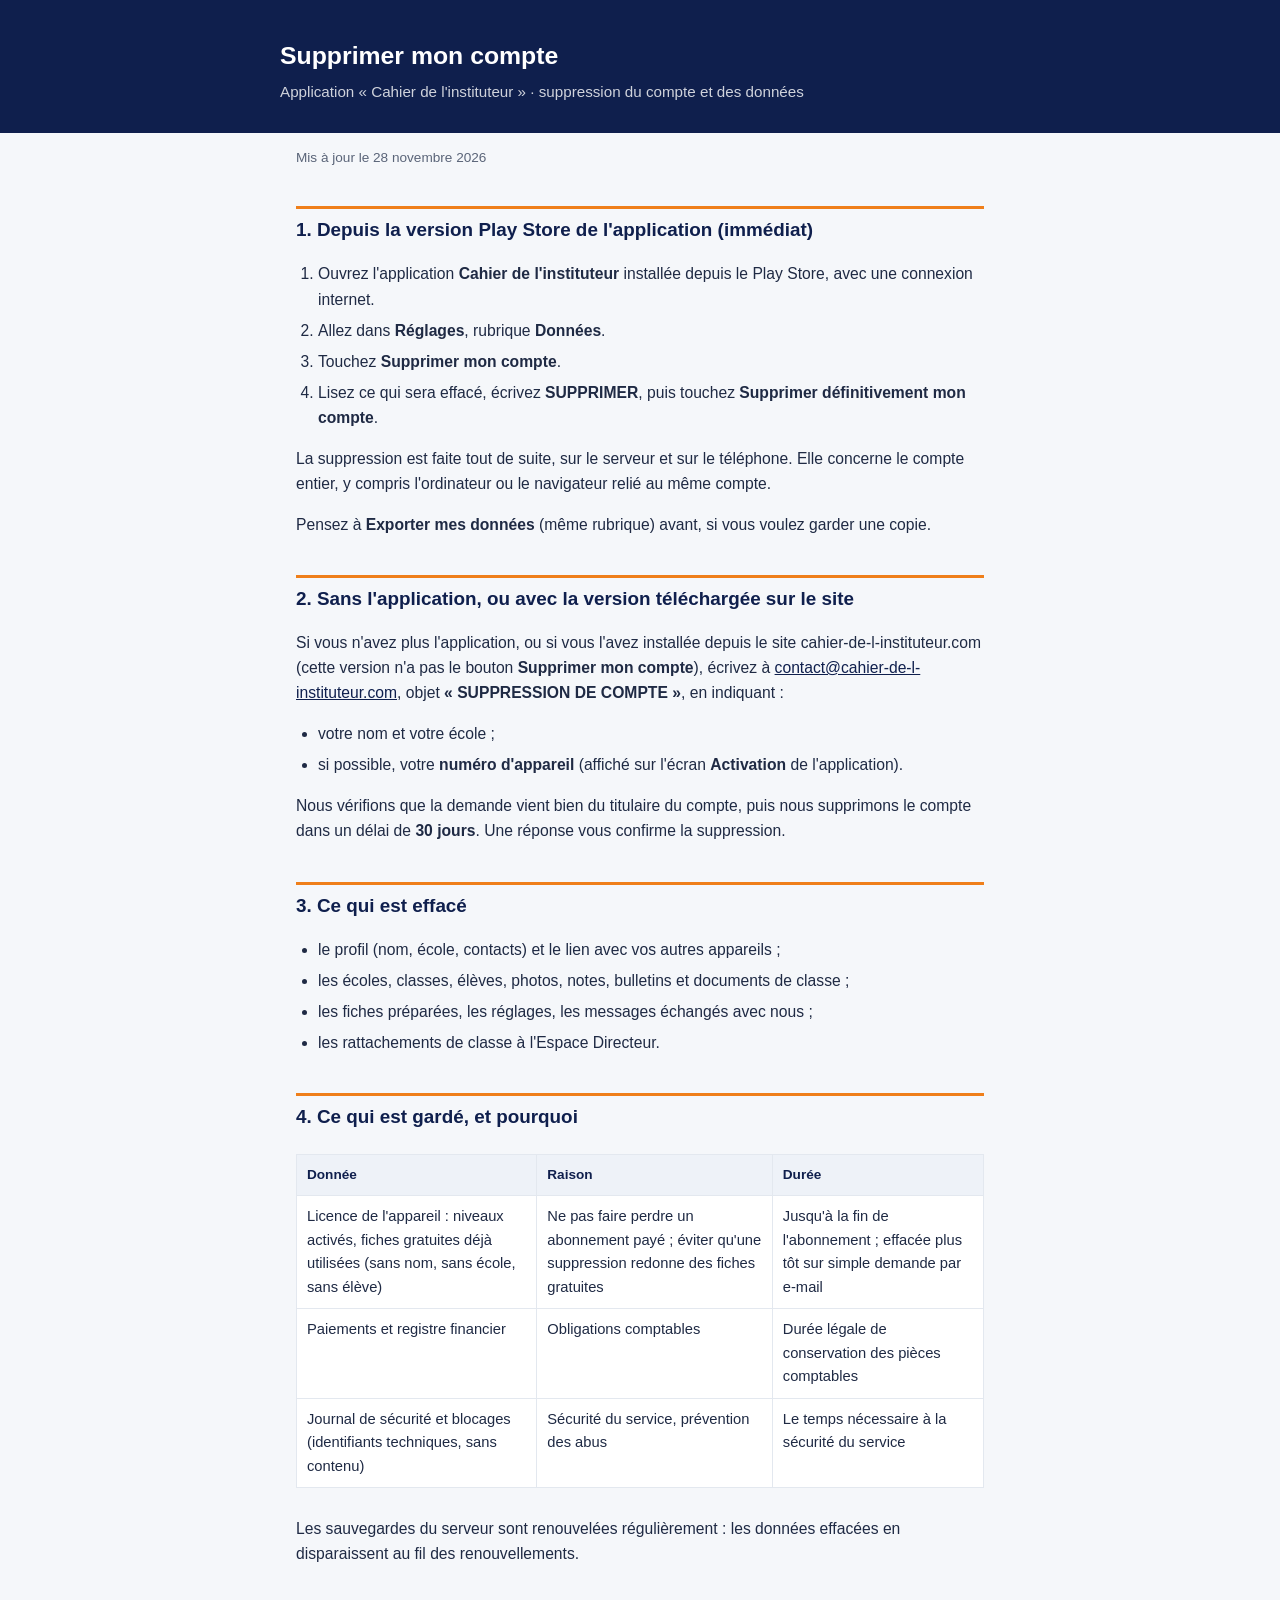
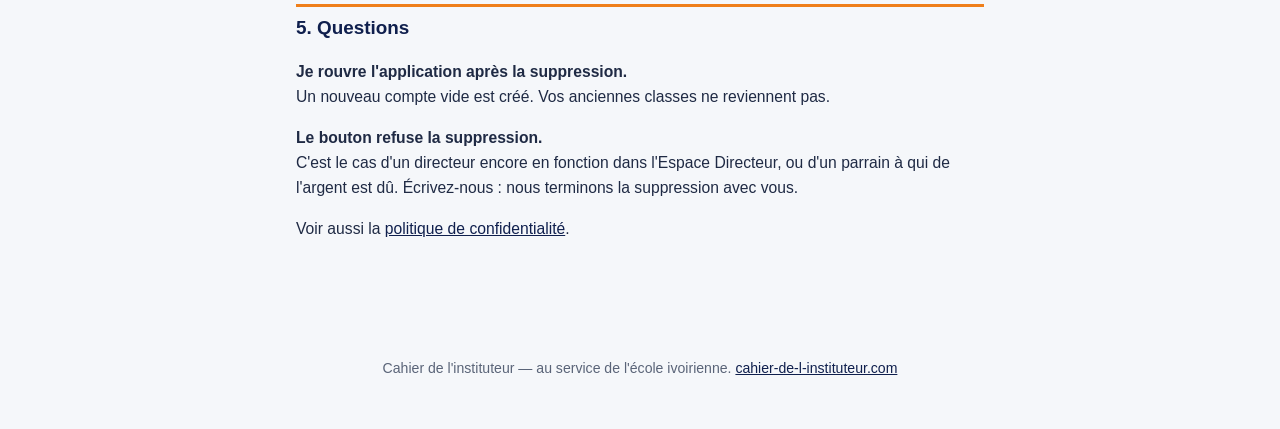
<file: supprimer-mon-compte/index.html>
<!DOCTYPE html>
<html lang="fr">
<head>
<meta charset="UTF-8">
<meta name="viewport" content="width=device-width, initial-scale=1">
<title>Supprimer mon compte — Cahier de l'instituteur</title>
<meta name="description" content="Comment supprimer votre compte Cahier de l'instituteur et les données associées.">
<style>
  :root{--marine:#0F1F4D;--orange:#ef7f1a;--vert:#176B63;--texte:#1F2A44;--texte-doux:#5A6478;--carte:#FFFFFF;--bordure:#E3E8EF;--fond:#F5F7FA;}
  *{box-sizing:border-box;}
  body{margin:0;background:var(--fond);color:var(--texte);font-family:-apple-system,"Segoe UI",Roboto,Helvetica,Arial,sans-serif;line-height:1.6;}
  .wrap{max-width:720px;margin:0 auto;padding:0 16px 70px;}
  header{background:var(--marine);color:#fff;padding:40px 16px 28px;}
  header .inner{max-width:720px;margin:0 auto;}
  header h1{font-size:1.55rem;margin:0 0 8px;line-height:1.3;}
  header p{color:rgba(255,255,255,.8);margin:0;font-size:.95rem;}
  h2{font-size:1.18rem;color:var(--marine);margin:38px 0 10px;padding-top:6px;border-top:3px solid var(--orange);}
  p,li{font-size:.98rem;}
  .maj{color:var(--texte-doux);font-size:.85rem;margin-top:14px;}
  table{width:100%;border-collapse:collapse;margin:12px 0;font-size:.92rem;background:var(--carte);}
  th,td{text-align:left;padding:9px 10px;border:1px solid var(--bordure);vertical-align:top;}
  th{background:#EEF2F8;color:var(--marine);font-size:.85rem;}
  .defilement{overflow-x:auto;}
  ol,ul{padding-left:22px;}
  li{margin:6px 0;}
  li > ul,li > ol{margin:4px 0;}
  .sommaire{background:var(--carte);border:1px solid var(--bordure);border-radius:10px;padding:12px 18px;margin:18px 0;}
  .sommaire ol{margin:6px 0;}
  a{color:var(--marine);}
  footer{padding:30px 16px 50px;color:var(--texte-doux);font-size:.88rem;text-align:center;}
  @media print{header{background:none;color:#000;padding:0 0 10px;}header p{color:#333;}body{background:#fff;}h2{break-after:avoid;}table{break-inside:avoid;}.sommaire,footer{display:none;}}

</style>
</head>
<body>

<header>
  <div class="inner">
    <h1>Supprimer mon compte</h1>
    <p>Application « Cahier de l'instituteur » · suppression du compte et des données</p>
  </div>
</header>

<div class="wrap">
  <p class="maj">Mis à jour le 28 novembre 2026</p>

<h2 id="app">1. Depuis la version Play Store de l'application (immédiat)</h2>
<ol>
<li>Ouvrez l'application <b>Cahier de l'instituteur</b> installée depuis le Play Store, avec une connexion internet.</li>
<li>Allez dans <b>Réglages</b>, rubrique <b>Données</b>.</li>
<li>Touchez <b>Supprimer mon compte</b>.</li>
<li>Lisez ce qui sera effacé, écrivez <b>SUPPRIMER</b>, puis touchez <b>Supprimer définitivement mon compte</b>.</li>
</ol>
<p>La suppression est faite tout de suite, sur le serveur et sur le téléphone. Elle concerne le compte entier, y compris l'ordinateur ou le navigateur relié au même compte.</p>
<p>Pensez à <b>Exporter mes données</b> (même rubrique) avant, si vous voulez garder une copie.</p>

<h2 id="sans-app">2. Sans l'application, ou avec la version téléchargée sur le site</h2>
<p>Si vous n'avez plus l'application, ou si vous l'avez installée depuis le site cahier-de-l-instituteur.com (cette version n'a pas le bouton <b>Supprimer mon compte</b>), écrivez à <a href="mailto:contact@cahier-de-l-instituteur.com?subject=SUPPRESSION%20DE%20COMPTE">contact@cahier-de-l-instituteur.com</a>, objet <b>« SUPPRESSION DE COMPTE »</b>, en indiquant :</p>
<ul>
<li>votre nom et votre école ;</li>
<li>si possible, votre <b>numéro d'appareil</b> (affiché sur l'écran <b>Activation</b> de l'application).</li>
</ul>
<p>Nous vérifions que la demande vient bien du titulaire du compte, puis nous supprimons le compte dans un délai de <b>30 jours</b>. Une réponse vous confirme la suppression.</p>

<h2 id="efface">3. Ce qui est effacé</h2>
<ul>
<li>le profil (nom, école, contacts) et le lien avec vos autres appareils ;</li>
<li>les écoles, classes, élèves, photos, notes, bulletins et documents de classe ;</li>
<li>les fiches préparées, les réglages, les messages échangés avec nous ;</li>
<li>les rattachements de classe à l'Espace Directeur.</li>
</ul>

<h2 id="garde">4. Ce qui est gardé, et pourquoi</h2>
<div class="defilement"><table>
<tr><th>Donnée</th><th>Raison</th><th>Durée</th></tr>
<tr><td>Licence de l'appareil : niveaux activés, fiches gratuites déjà utilisées (sans nom, sans école, sans élève)</td><td>Ne pas faire perdre un abonnement payé ; éviter qu'une suppression redonne des fiches gratuites</td><td>Jusqu'à la fin de l'abonnement ; effacée plus tôt sur simple demande par e-mail</td></tr>
<tr><td>Paiements et registre financier</td><td>Obligations comptables</td><td>Durée légale de conservation des pièces comptables</td></tr>
<tr><td>Journal de sécurité et blocages (identifiants techniques, sans contenu)</td><td>Sécurité du service, prévention des abus</td><td>Le temps nécessaire à la sécurité du service</td></tr>
</table></div>
<p>Les sauvegardes du serveur sont renouvelées régulièrement : les données effacées en disparaissent au fil des renouvellements.</p>

<h2 id="questions">5. Questions</h2>
<p><b>Je rouvre l'application après la suppression.</b><br>Un nouveau compte vide est créé. Vos anciennes classes ne reviennent pas.</p>
<p><b>Le bouton refuse la suppression.</b><br>C'est le cas d'un directeur encore en fonction dans l'Espace Directeur, ou d'un parrain à qui de l'argent est dû. Écrivez-nous : nous terminons la suppression avec vous.</p>
<p>Voir aussi la <a href="/confidentialite.html">politique de confidentialité</a>.</p>
</div>

<footer>Cahier de l'instituteur — au service de l'école ivoirienne. <a href="/">cahier-de-l-instituteur.com</a></footer>

</body>
</html>
</file>
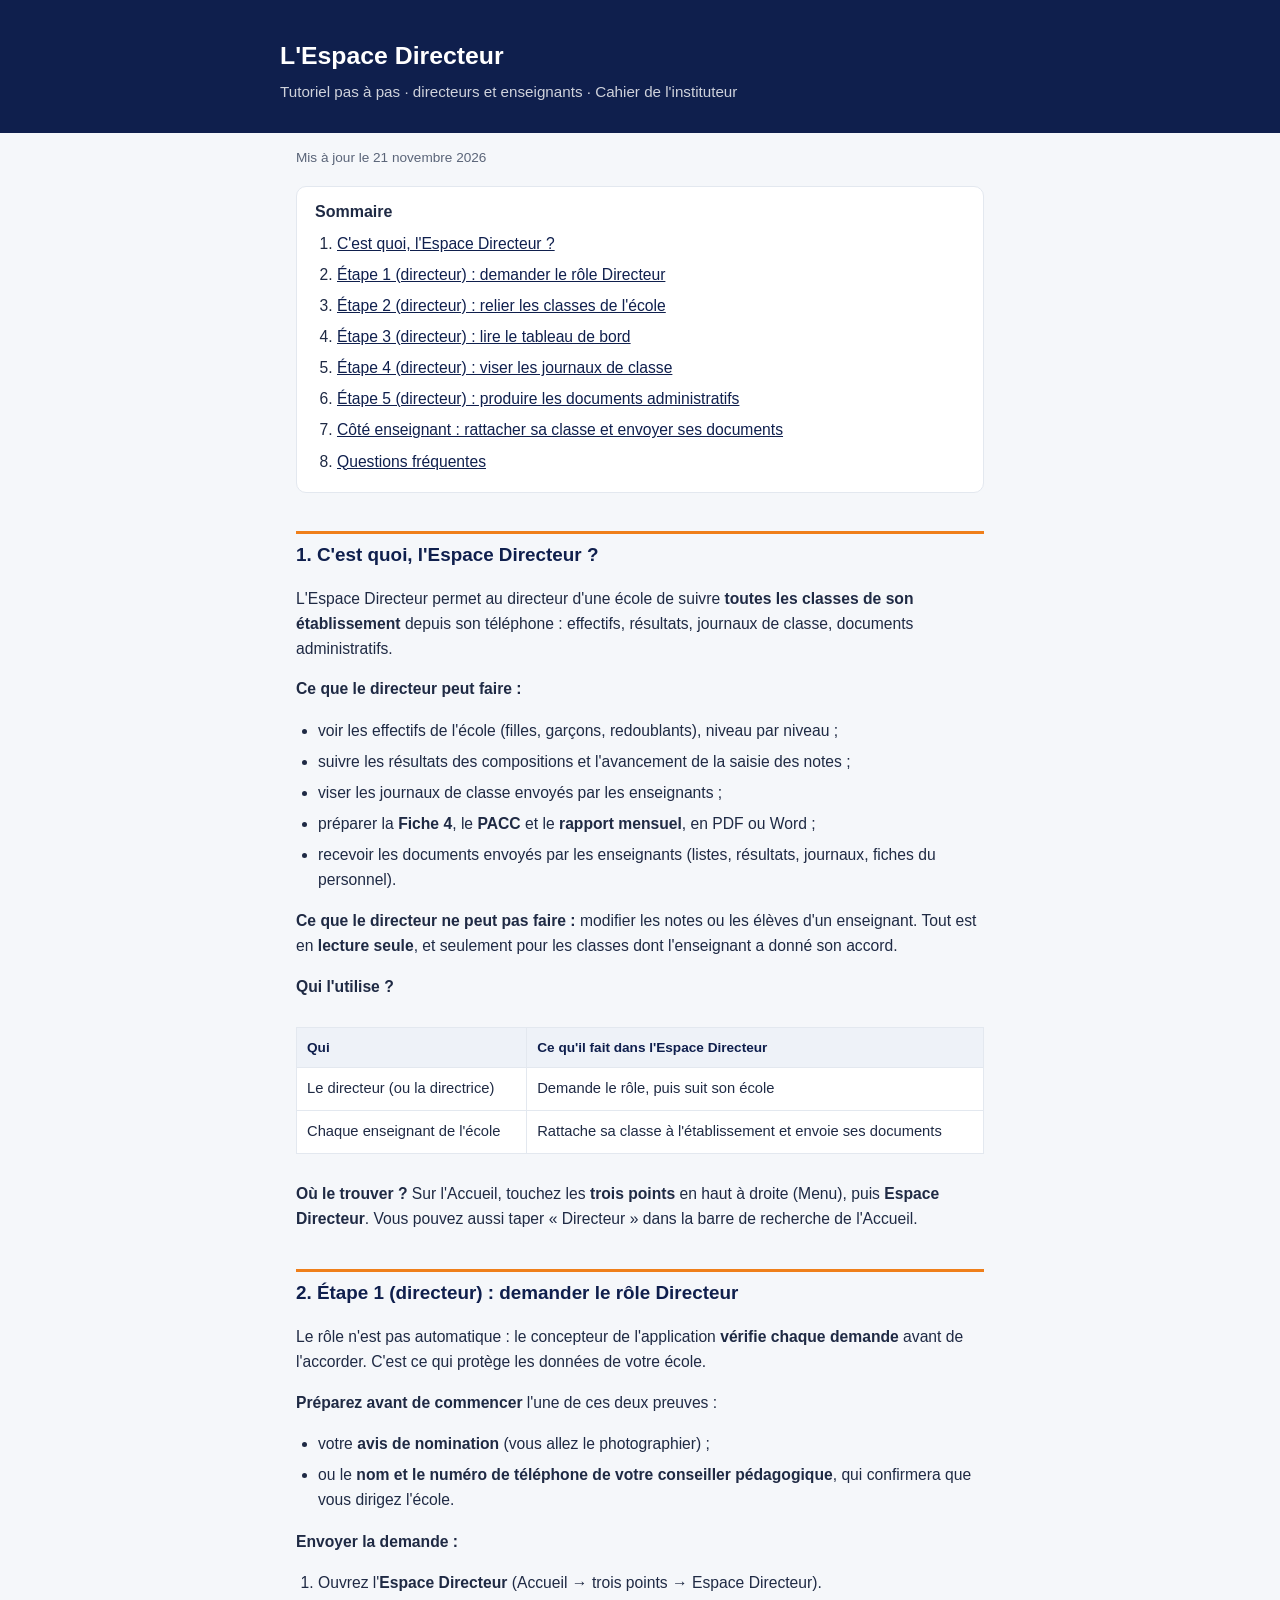
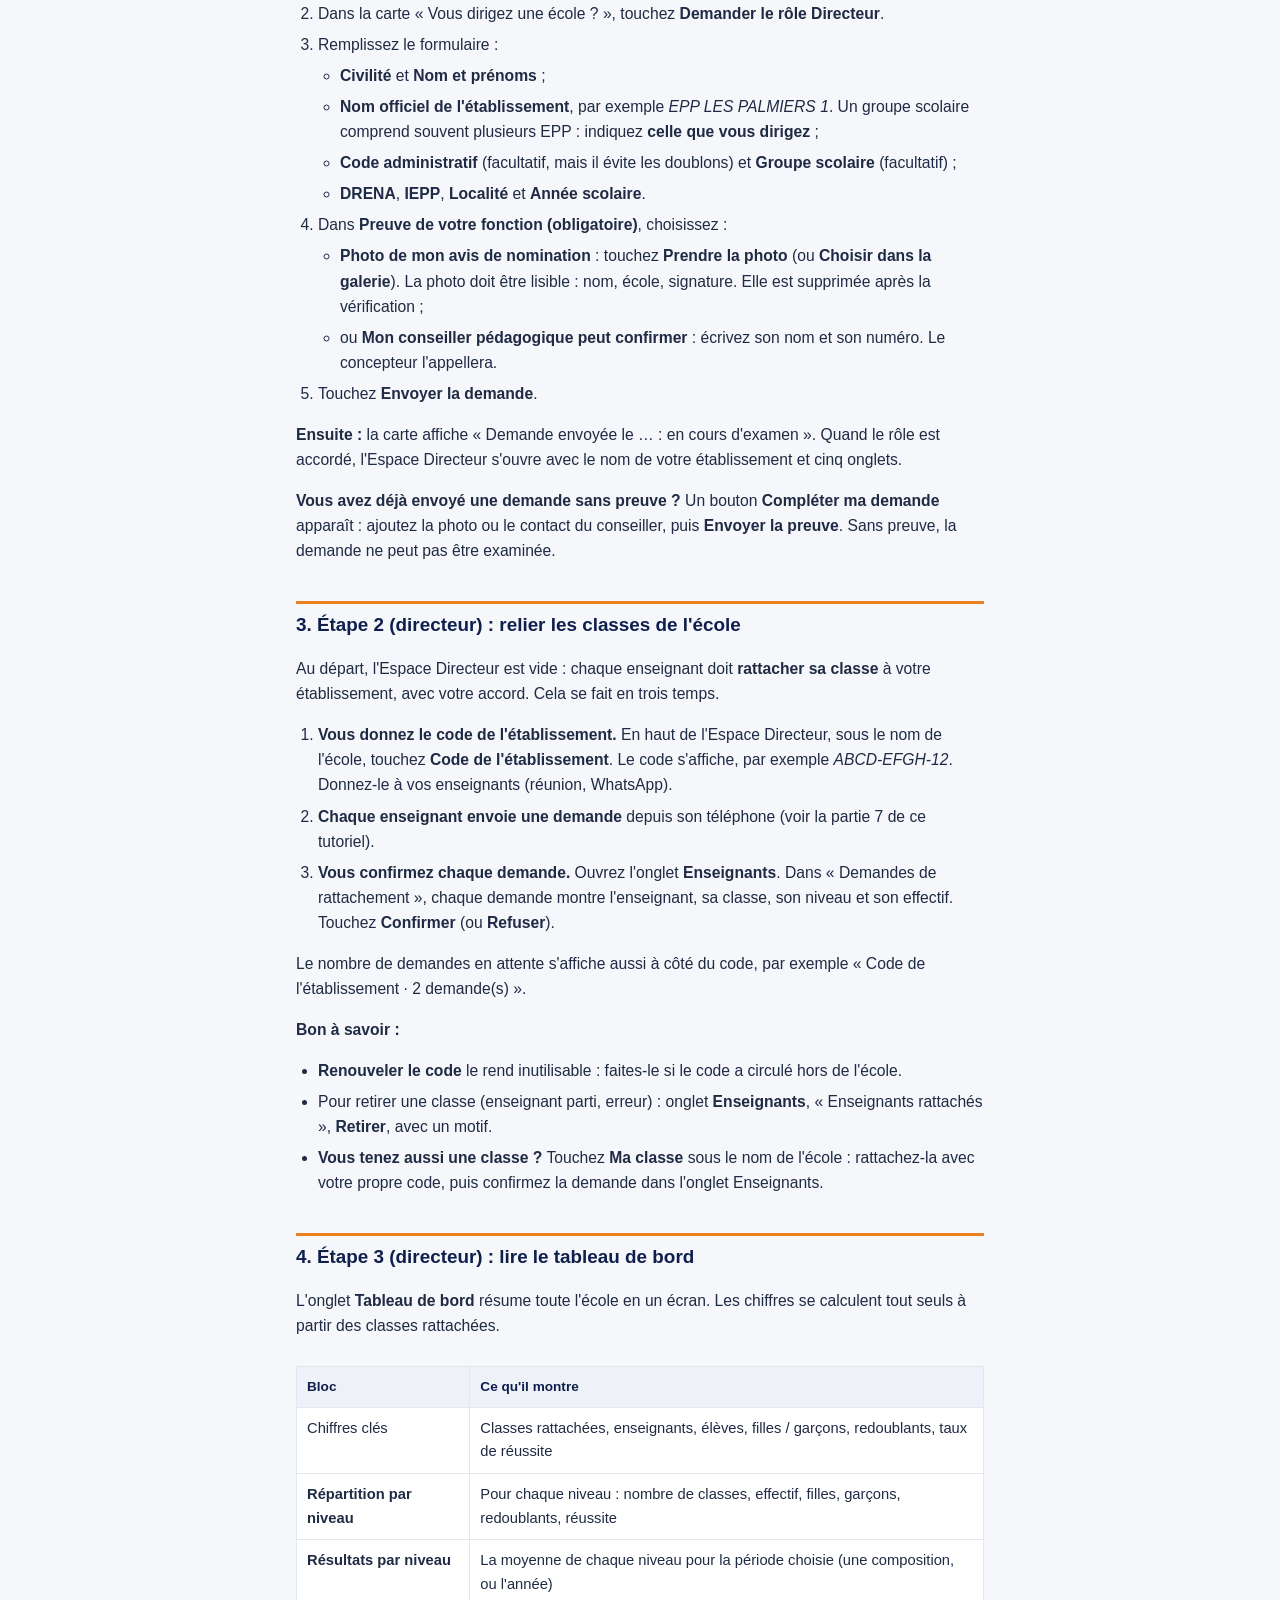
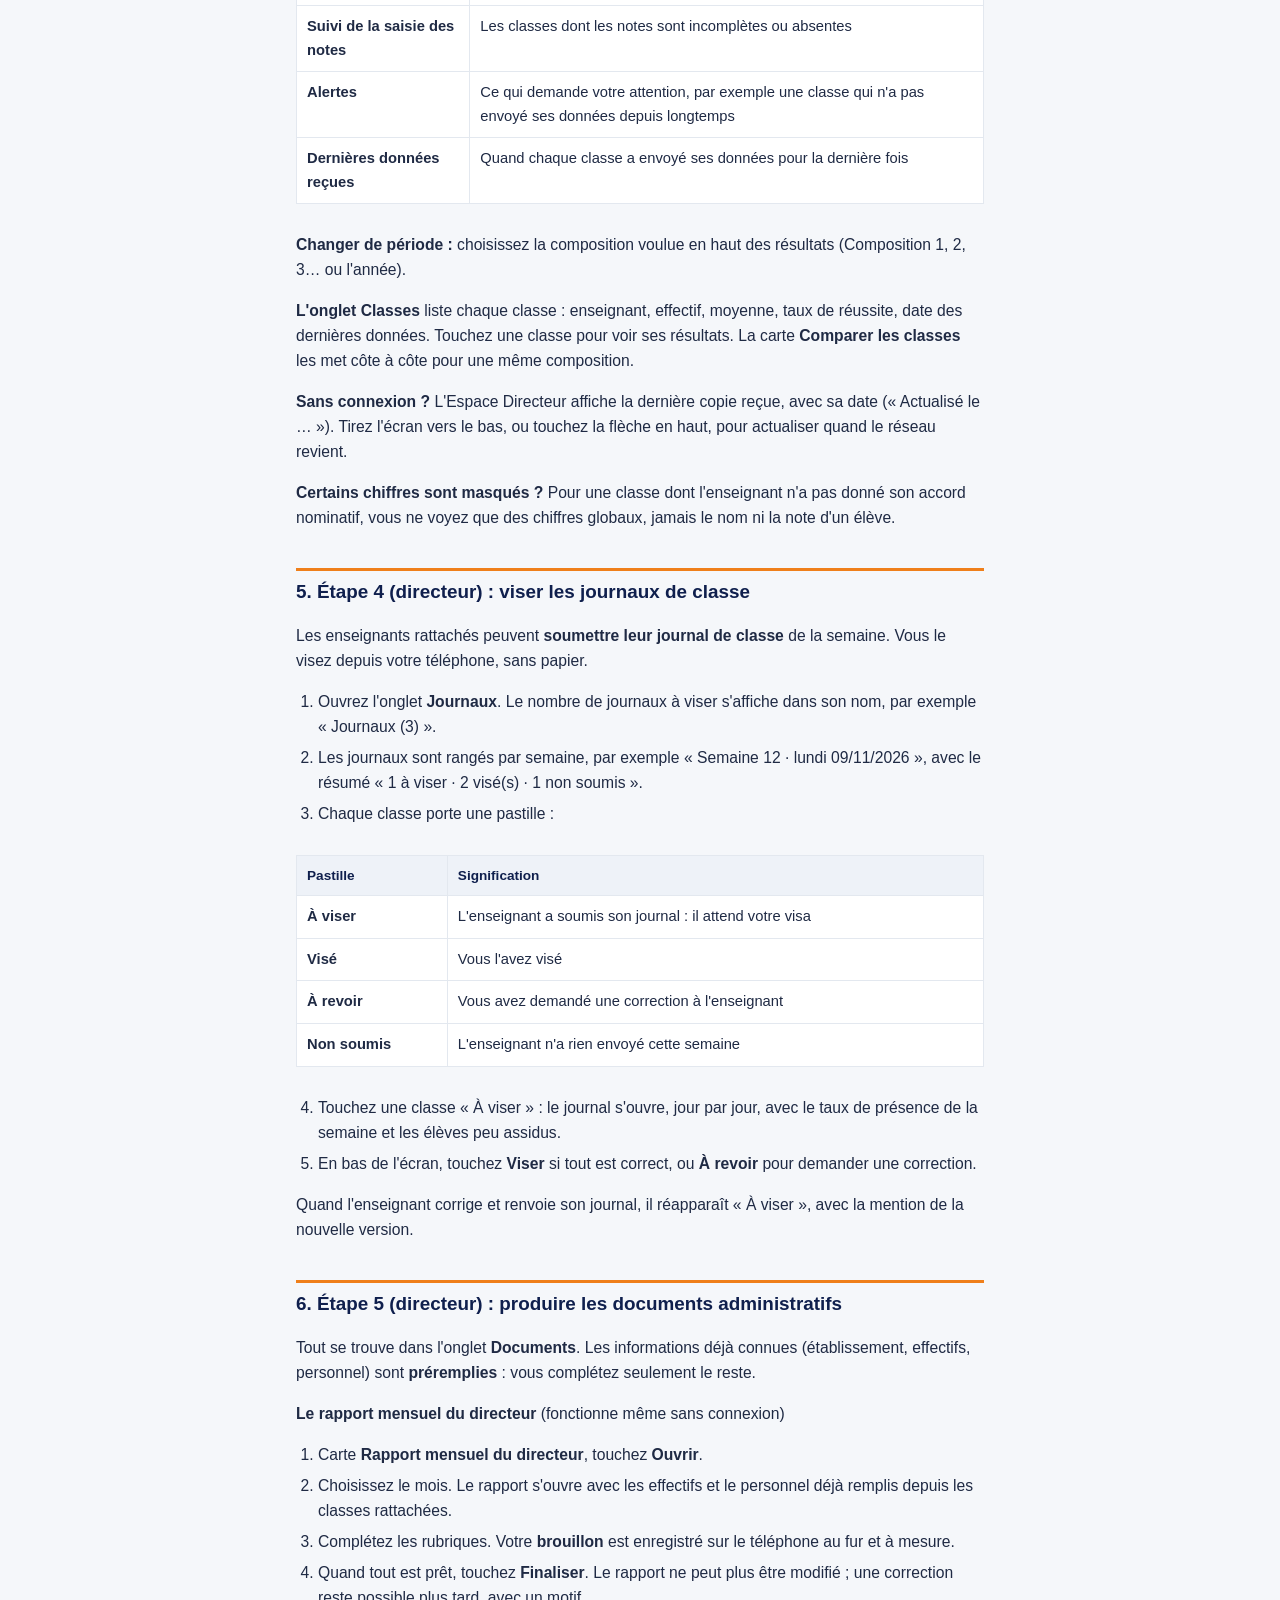
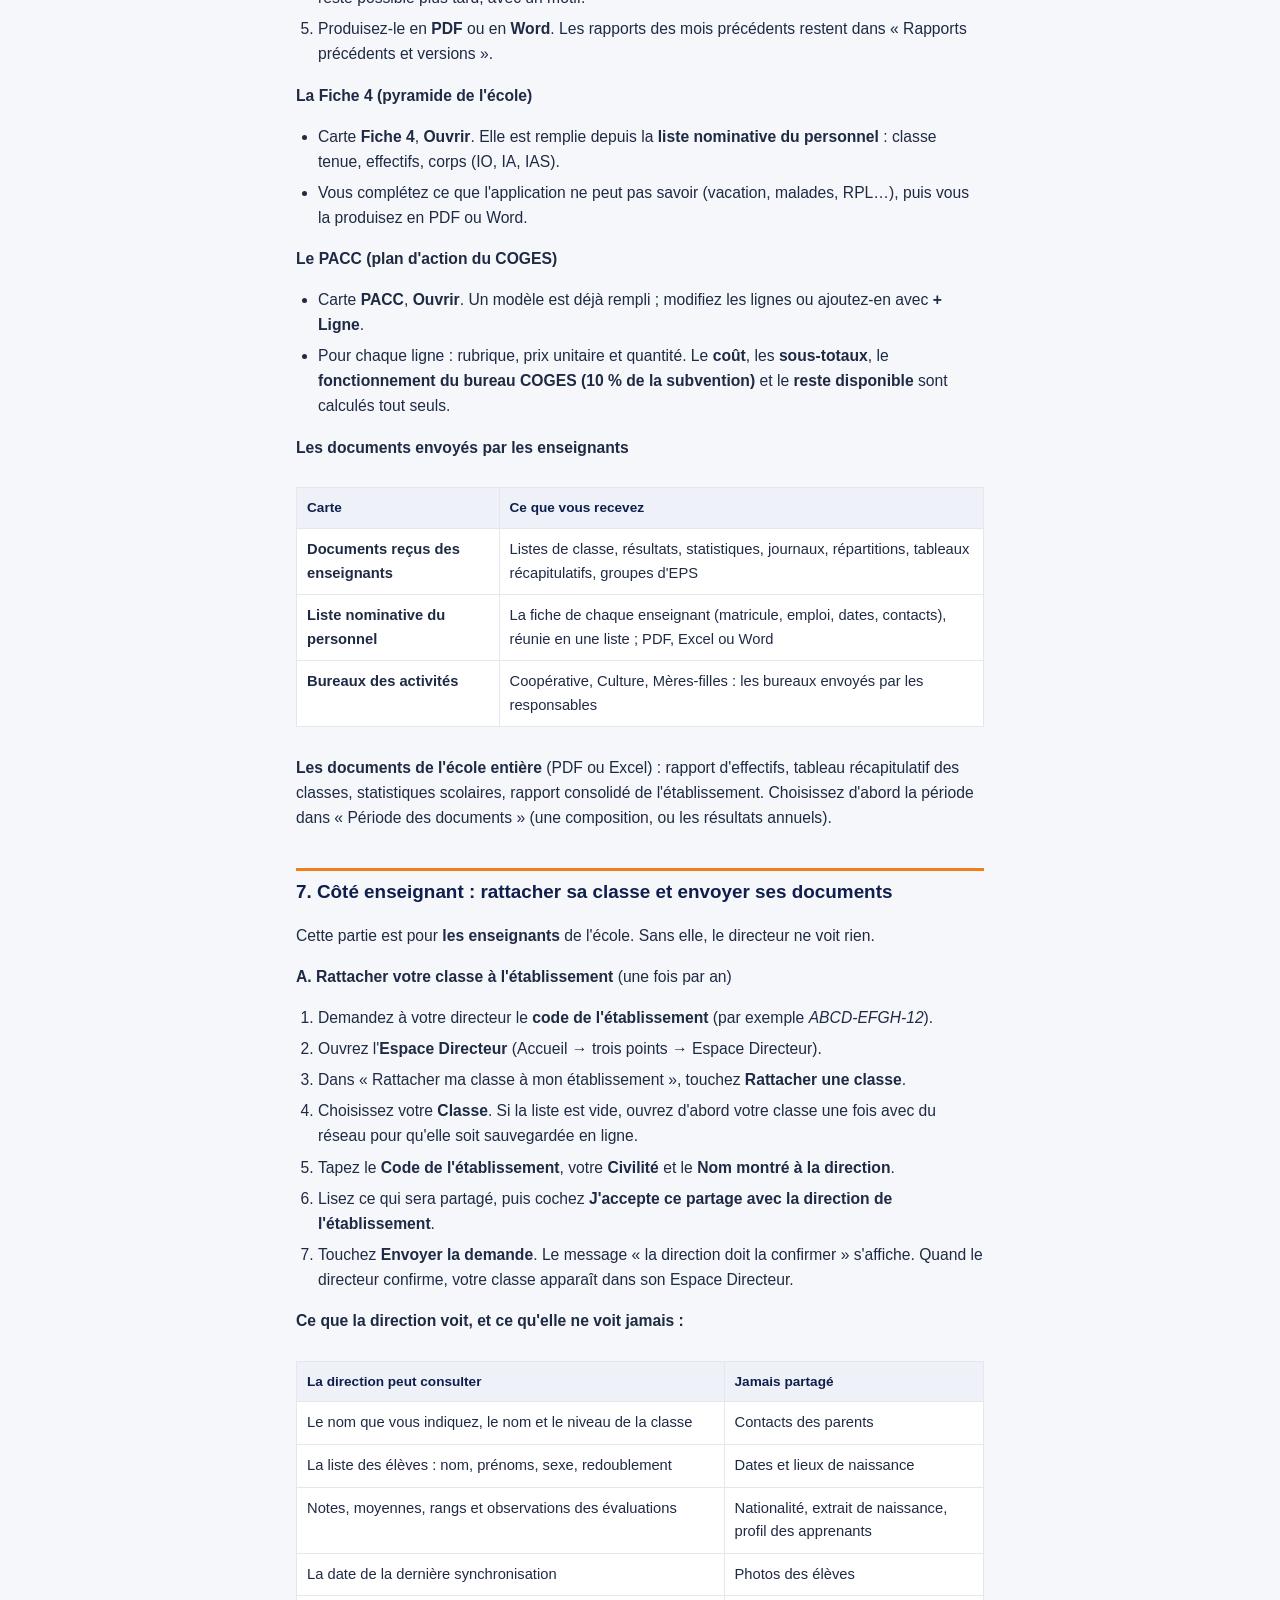
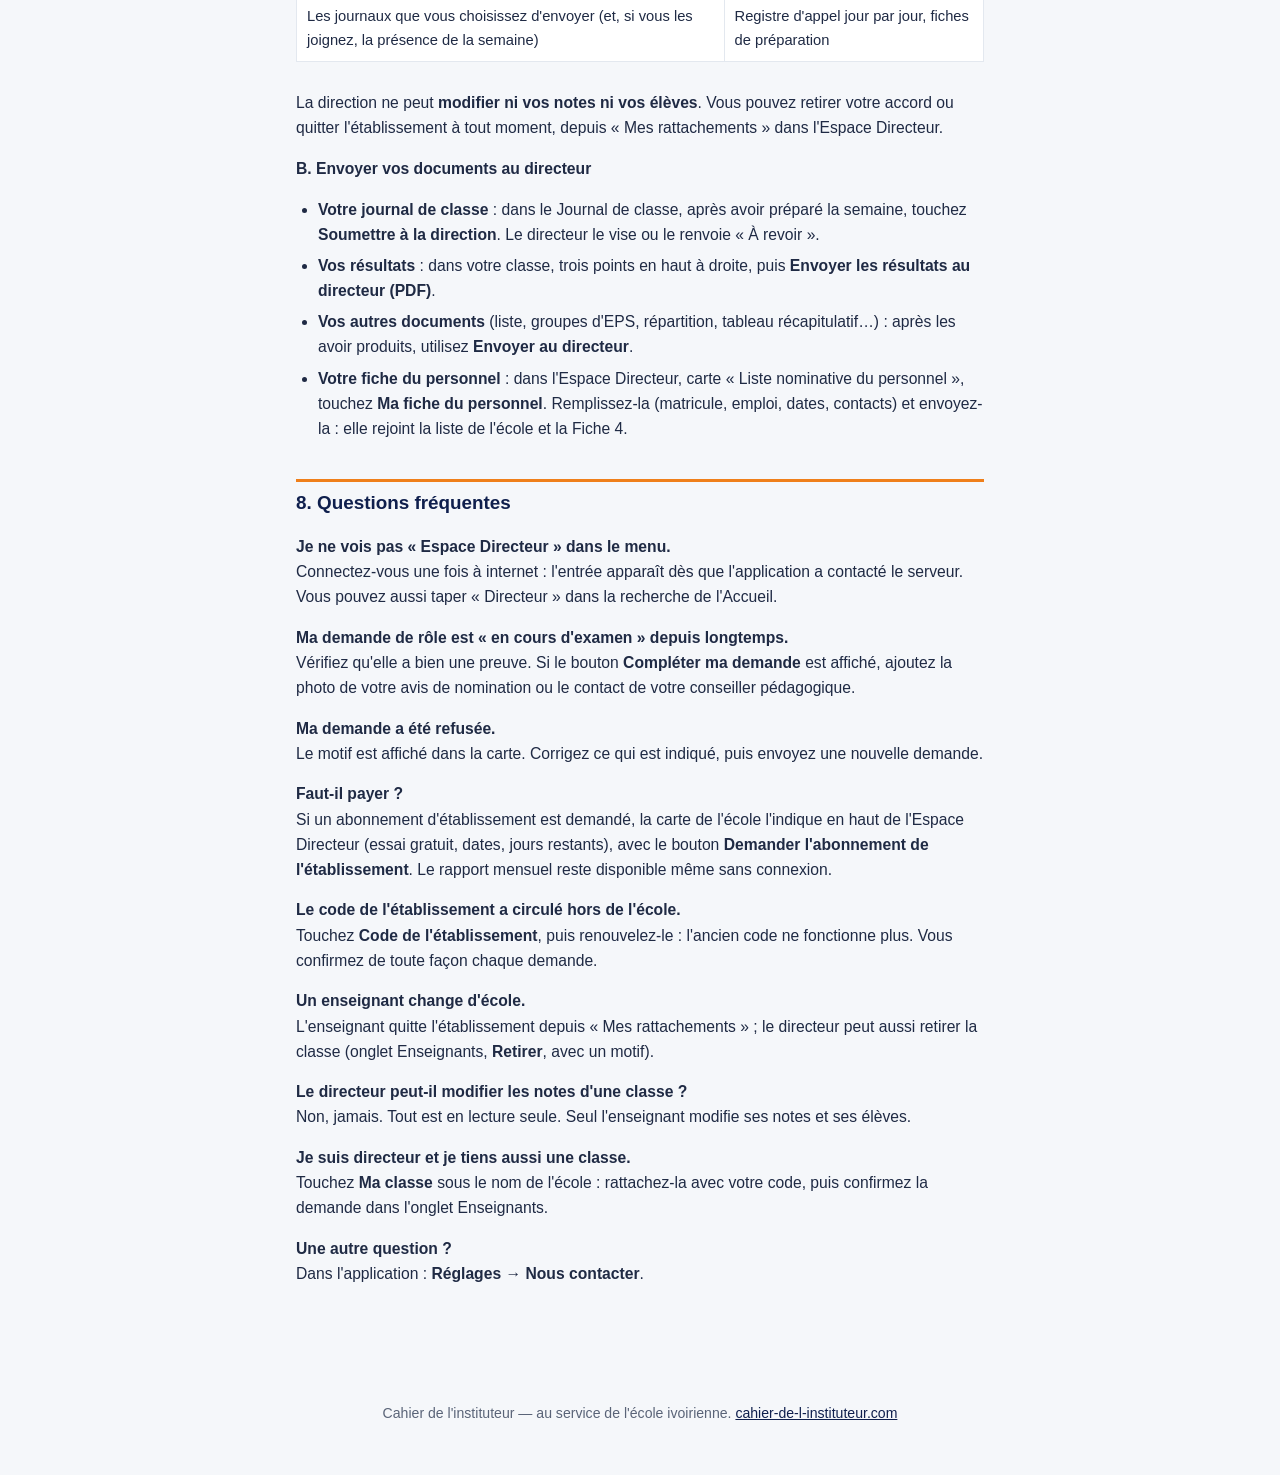
<file: aide/espace-directeur/index.html>
<!DOCTYPE html>
<html lang="fr">
<head>
<meta charset="UTF-8">
<meta name="viewport" content="width=device-width, initial-scale=1">
<title>L&#x27;Espace Directeur — Cahier de l'instituteur</title>
<meta name="description" content="Tutoriel pas à pas : l&#x27;espace directeur.">
<style>
  :root{--marine:#0F1F4D;--orange:#ef7f1a;--vert:#176B63;--texte:#1F2A44;--texte-doux:#5A6478;--carte:#FFFFFF;--bordure:#E3E8EF;--fond:#F5F7FA;}
  *{box-sizing:border-box;}
  body{margin:0;background:var(--fond);color:var(--texte);font-family:-apple-system,"Segoe UI",Roboto,Helvetica,Arial,sans-serif;line-height:1.6;}
  .wrap{max-width:720px;margin:0 auto;padding:0 16px 70px;}
  header{background:var(--marine);color:#fff;padding:40px 16px 28px;}
  header .inner{max-width:720px;margin:0 auto;}
  header h1{font-size:1.55rem;margin:0 0 8px;line-height:1.3;}
  header p{color:rgba(255,255,255,.8);margin:0;font-size:.95rem;}
  h2{font-size:1.18rem;color:var(--marine);margin:38px 0 10px;padding-top:6px;border-top:3px solid var(--orange);}
  p,li{font-size:.98rem;}
  .maj{color:var(--texte-doux);font-size:.85rem;margin-top:14px;}
  table{width:100%;border-collapse:collapse;margin:12px 0;font-size:.92rem;background:var(--carte);}
  th,td{text-align:left;padding:9px 10px;border:1px solid var(--bordure);vertical-align:top;}
  th{background:#EEF2F8;color:var(--marine);font-size:.85rem;}
  .defilement{overflow-x:auto;}
  ol,ul{padding-left:22px;}
  li{margin:6px 0;}
  li > ul,li > ol{margin:4px 0;}
  .sommaire{background:var(--carte);border:1px solid var(--bordure);border-radius:10px;padding:12px 18px;margin:18px 0;}
  .sommaire ol{margin:6px 0;}
  a{color:var(--marine);}
  footer{padding:30px 16px 50px;color:var(--texte-doux);font-size:.88rem;text-align:center;}
  @media print{header{background:none;color:#000;padding:0 0 10px;}header p{color:#333;}body{background:#fff;}h2{break-after:avoid;}table{break-inside:avoid;}.sommaire,footer{display:none;}}

</style>
</head>
<body>

<header>
  <div class="inner">
    <h1>L&#x27;Espace Directeur</h1>
    <p>Tutoriel pas à pas · directeurs et enseignants · Cahier de l&#x27;instituteur</p>
  </div>
</header>

<div class="wrap">
  <p class="maj">Mis à jour le 21 novembre 2026</p>
  <div class="sommaire"><b>Sommaire</b><ol><li><a href="#s1">C'est quoi, l'Espace Directeur ?</a></li><li><a href="#s2">Étape 1 (directeur) : demander le rôle Directeur</a></li><li><a href="#s3">Étape 2 (directeur) : relier les classes de l'école</a></li><li><a href="#s4">Étape 3 (directeur) : lire le tableau de bord</a></li><li><a href="#s5">Étape 4 (directeur) : viser les journaux de classe</a></li><li><a href="#s6">Étape 5 (directeur) : produire les documents administratifs</a></li><li><a href="#s7">Côté enseignant : rattacher sa classe et envoyer ses documents</a></li><li><a href="#s8">Questions fréquentes</a></li></ol></div>
<h2 id="s1">1. C'est quoi, l'Espace Directeur ?</h2>
<p>L'Espace Directeur permet au directeur d'une école de suivre <b>toutes les classes de son établissement</b> depuis son téléphone : effectifs, résultats, journaux de classe, documents administratifs.</p>
<p><b>Ce que le directeur peut faire :</b></p>
<ul>
<li>voir les effectifs de l'école (filles, garçons, redoublants), niveau par niveau ;
</li>
<li>suivre les résultats des compositions et l'avancement de la saisie des notes ;
</li>
<li>viser les journaux de classe envoyés par les enseignants ;
</li>
<li>préparer la <b>Fiche 4</b>, le <b>PACC</b> et le <b>rapport mensuel</b>, en PDF ou Word ;
</li>
<li>recevoir les documents envoyés par les enseignants (listes, résultats, journaux, fiches du personnel).
</li></ul>
<p><b>Ce que le directeur ne peut pas faire :</b> modifier les notes ou les élèves d'un enseignant. Tout est en <b>lecture seule</b>, et seulement pour les classes dont l'enseignant a donné son accord.</p>
<p><b>Qui l'utilise ?</b></p>
<div class="defilement"><table><tr><th>Qui</th><th>Ce qu'il fait dans l'Espace Directeur</th></tr><tr><td>Le directeur (ou la directrice)</td><td>Demande le rôle, puis suit son école</td></tr><tr><td>Chaque enseignant de l'école</td><td>Rattache sa classe à l'établissement et envoie ses documents</td></tr></table></div>
<p><b>Où le trouver ?</b> Sur l'Accueil, touchez les <b>trois points</b> en haut à droite (Menu), puis <b>Espace Directeur</b>. Vous pouvez aussi taper « Directeur » dans la barre de recherche de l'Accueil.</p>
<h2 id="s2">2. Étape 1 (directeur) : demander le rôle Directeur</h2>
<p>Le rôle n'est pas automatique : le concepteur de l'application <b>vérifie chaque demande</b> avant de l'accorder. C'est ce qui protège les données de votre école.</p>
<p><b>Préparez avant de commencer</b> l'une de ces deux preuves :</p>
<ul>
<li>votre <b>avis de nomination</b> (vous allez le photographier) ;
</li>
<li>ou le <b>nom et le numéro de téléphone de votre conseiller pédagogique</b>, qui confirmera que vous dirigez l'école.
</li></ul>
<p><b>Envoyer la demande :</b></p>
<ol>
<li>Ouvrez l'<b>Espace Directeur</b> (Accueil → trois points → Espace Directeur).
</li>
<li>Dans la carte « Vous dirigez une école ? », touchez <b>Demander le rôle Directeur</b>.
</li>
<li>Remplissez le formulaire :
<ul>
<li><b>Civilité</b> et <b>Nom et prénoms</b> ;
</li>
<li><b>Nom officiel de l'établissement</b>, par exemple <i>EPP LES PALMIERS 1</i>. Un groupe scolaire comprend souvent plusieurs EPP : indiquez <b>celle que vous dirigez</b> ;
</li>
<li><b>Code administratif</b> (facultatif, mais il évite les doublons) et <b>Groupe scolaire</b> (facultatif) ;
</li>
<li><b>DRENA</b>, <b>IEPP</b>, <b>Localité</b> et <b>Année scolaire</b>.
</li></ul>
</li>
<li>Dans <b>Preuve de votre fonction (obligatoire)</b>, choisissez :
<ul>
<li><b>Photo de mon avis de nomination</b> : touchez <b>Prendre la photo</b> (ou <b>Choisir dans la galerie</b>). La photo doit être lisible : nom, école, signature. Elle est supprimée après la vérification ;
</li>
<li>ou <b>Mon conseiller pédagogique peut confirmer</b> : écrivez son nom et son numéro. Le concepteur l'appellera.
</li></ul>
</li>
<li>Touchez <b>Envoyer la demande</b>.
</li></ol>
<p><b>Ensuite :</b> la carte affiche « Demande envoyée le … : en cours d'examen ». Quand le rôle est accordé, l'Espace Directeur s'ouvre avec le nom de votre établissement et cinq onglets.</p>
<p><b>Vous avez déjà envoyé une demande sans preuve ?</b> Un bouton <b>Compléter ma demande</b> apparaît : ajoutez la photo ou le contact du conseiller, puis <b>Envoyer la preuve</b>. Sans preuve, la demande ne peut pas être examinée.</p>
<h2 id="s3">3. Étape 2 (directeur) : relier les classes de l'école</h2>
<p>Au départ, l'Espace Directeur est vide : chaque enseignant doit <b>rattacher sa classe</b> à votre établissement, avec votre accord. Cela se fait en trois temps.</p>
<ol>
<li><b>Vous donnez le code de l'établissement.</b> En haut de l'Espace Directeur, sous le nom de l'école, touchez <b>Code de l'établissement</b>. Le code s'affiche, par exemple <i>ABCD-EFGH-12</i>. Donnez-le à vos enseignants (réunion, WhatsApp).
</li>
<li><b>Chaque enseignant envoie une demande</b> depuis son téléphone (voir la partie 7 de ce tutoriel).
</li>
<li><b>Vous confirmez chaque demande.</b> Ouvrez l'onglet <b>Enseignants</b>. Dans « Demandes de rattachement », chaque demande montre l'enseignant, sa classe, son niveau et son effectif. Touchez <b>Confirmer</b> (ou <b>Refuser</b>).
</li></ol>
<p>Le nombre de demandes en attente s'affiche aussi à côté du code, par exemple « Code de l'établissement · 2 demande(s) ».</p>
<p><b>Bon à savoir :</b></p>
<ul>
<li><b>Renouveler le code</b> le rend inutilisable : faites-le si le code a circulé hors de l'école.
</li>
<li>Pour retirer une classe (enseignant parti, erreur) : onglet <b>Enseignants</b>, « Enseignants rattachés », <b>Retirer</b>, avec un motif.
</li>
<li><b>Vous tenez aussi une classe ?</b> Touchez <b>Ma classe</b> sous le nom de l'école : rattachez-la avec votre propre code, puis confirmez la demande dans l'onglet Enseignants.
</li></ul>
<h2 id="s4">4. Étape 3 (directeur) : lire le tableau de bord</h2>
<p>L'onglet <b>Tableau de bord</b> résume toute l'école en un écran. Les chiffres se calculent tout seuls à partir des classes rattachées.</p>
<div class="defilement"><table><tr><th>Bloc</th><th>Ce qu'il montre</th></tr><tr><td>Chiffres clés</td><td>Classes rattachées, enseignants, élèves, filles / garçons, redoublants, taux de réussite</td></tr><tr><td><b>Répartition par niveau</b></td><td>Pour chaque niveau : nombre de classes, effectif, filles, garçons, redoublants, réussite</td></tr><tr><td><b>Résultats par niveau</b></td><td>La moyenne de chaque niveau pour la période choisie (une composition, ou l'année)</td></tr><tr><td><b>Suivi de la saisie des notes</b></td><td>Les classes dont les notes sont incomplètes ou absentes</td></tr><tr><td><b>Alertes</b></td><td>Ce qui demande votre attention, par exemple une classe qui n'a pas envoyé ses données depuis longtemps</td></tr><tr><td><b>Dernières données reçues</b></td><td>Quand chaque classe a envoyé ses données pour la dernière fois</td></tr></table></div>
<p><b>Changer de période :</b> choisissez la composition voulue en haut des résultats (Composition 1, 2, 3… ou l'année).</p>
<p><b>L'onglet Classes</b> liste chaque classe : enseignant, effectif, moyenne, taux de réussite, date des dernières données. Touchez une classe pour voir ses résultats. La carte <b>Comparer les classes</b> les met côte à côte pour une même composition.</p>
<p><b>Sans connexion ?</b> L'Espace Directeur affiche la dernière copie reçue, avec sa date (« Actualisé le … »). Tirez l'écran vers le bas, ou touchez la flèche en haut, pour actualiser quand le réseau revient.</p>
<p><b>Certains chiffres sont masqués ?</b> Pour une classe dont l'enseignant n'a pas donné son accord nominatif, vous ne voyez que des chiffres globaux, jamais le nom ni la note d'un élève.</p>
<h2 id="s5">5. Étape 4 (directeur) : viser les journaux de classe</h2>
<p>Les enseignants rattachés peuvent <b>soumettre leur journal de classe</b> de la semaine. Vous le visez depuis votre téléphone, sans papier.</p>
<ol>
<li>Ouvrez l'onglet <b>Journaux</b>. Le nombre de journaux à viser s'affiche dans son nom, par exemple « Journaux (3) ».
</li>
<li>Les journaux sont rangés par semaine, par exemple « Semaine 12 · lundi 09/11/2026 », avec le résumé « 1 à viser · 2 visé(s) · 1 non soumis ».
</li>
<li>Chaque classe porte une pastille :
</li></ol>
<div class="defilement"><table><tr><th>Pastille</th><th>Signification</th></tr><tr><td><b>À viser</b></td><td>L'enseignant a soumis son journal : il attend votre visa</td></tr><tr><td><b>Visé</b></td><td>Vous l'avez visé</td></tr><tr><td><b>À revoir</b></td><td>Vous avez demandé une correction à l'enseignant</td></tr><tr><td><b>Non soumis</b></td><td>L'enseignant n'a rien envoyé cette semaine</td></tr></table></div>
<ol start="4">
<li>Touchez une classe « À viser » : le journal s'ouvre, jour par jour, avec le taux de présence de la semaine et les élèves peu assidus.
</li>
<li>En bas de l'écran, touchez <b>Viser</b> si tout est correct, ou <b>À revoir</b> pour demander une correction.
</li></ol>
<p>Quand l'enseignant corrige et renvoie son journal, il réapparaît « À viser », avec la mention de la nouvelle version.</p>
<h2 id="s6">6. Étape 5 (directeur) : produire les documents administratifs</h2>
<p>Tout se trouve dans l'onglet <b>Documents</b>. Les informations déjà connues (établissement, effectifs, personnel) sont <b>préremplies</b> : vous complétez seulement le reste.</p>
<p><b>Le rapport mensuel du directeur</b> (fonctionne même sans connexion)</p>
<ol>
<li>Carte <b>Rapport mensuel du directeur</b>, touchez <b>Ouvrir</b>.
</li>
<li>Choisissez le mois. Le rapport s'ouvre avec les effectifs et le personnel déjà remplis depuis les classes rattachées.
</li>
<li>Complétez les rubriques. Votre <b>brouillon</b> est enregistré sur le téléphone au fur et à mesure.
</li>
<li>Quand tout est prêt, touchez <b>Finaliser</b>. Le rapport ne peut plus être modifié ; une correction reste possible plus tard, avec un motif.
</li>
<li>Produisez-le en <b>PDF</b> ou en <b>Word</b>. Les rapports des mois précédents restent dans « Rapports précédents et versions ».
</li></ol>
<p><b>La Fiche 4 (pyramide de l'école)</b></p>
<ul>
<li>Carte <b>Fiche 4</b>, <b>Ouvrir</b>. Elle est remplie depuis la <b>liste nominative du personnel</b> : classe tenue, effectifs, corps (IO, IA, IAS).
</li>
<li>Vous complétez ce que l'application ne peut pas savoir (vacation, malades, RPL…), puis vous la produisez en PDF ou Word.
</li></ul>
<p><b>Le PACC (plan d'action du COGES)</b></p>
<ul>
<li>Carte <b>PACC</b>, <b>Ouvrir</b>. Un modèle est déjà rempli ; modifiez les lignes ou ajoutez-en avec <b>+ Ligne</b>.
</li>
<li>Pour chaque ligne : rubrique, prix unitaire et quantité. Le <b>coût</b>, les <b>sous-totaux</b>, le <b>fonctionnement du bureau COGES (10 % de la subvention)</b> et le <b>reste disponible</b> sont calculés tout seuls.
</li></ul>
<p><b>Les documents envoyés par les enseignants</b></p>
<div class="defilement"><table><tr><th>Carte</th><th>Ce que vous recevez</th></tr><tr><td><b>Documents reçus des enseignants</b></td><td>Listes de classe, résultats, statistiques, journaux, répartitions, tableaux récapitulatifs, groupes d'EPS</td></tr><tr><td><b>Liste nominative du personnel</b></td><td>La fiche de chaque enseignant (matricule, emploi, dates, contacts), réunie en une liste ; PDF, Excel ou Word</td></tr><tr><td><b>Bureaux des activités</b></td><td>Coopérative, Culture, Mères-filles : les bureaux envoyés par les responsables</td></tr></table></div>
<p><b>Les documents de l'école entière</b> (PDF ou Excel) : rapport d'effectifs, tableau récapitulatif des classes, statistiques scolaires, rapport consolidé de l'établissement. Choisissez d'abord la période dans « Période des documents » (une composition, ou les résultats annuels).</p>
<h2 id="s7">7. Côté enseignant : rattacher sa classe et envoyer ses documents</h2>
<p>Cette partie est pour <b>les enseignants</b> de l'école. Sans elle, le directeur ne voit rien.</p>
<p><b>A. Rattacher votre classe à l'établissement</b> (une fois par an)</p>
<ol>
<li>Demandez à votre directeur le <b>code de l'établissement</b> (par exemple <i>ABCD-EFGH-12</i>).
</li>
<li>Ouvrez l'<b>Espace Directeur</b> (Accueil → trois points → Espace Directeur).
</li>
<li>Dans « Rattacher ma classe à mon établissement », touchez <b>Rattacher une classe</b>.
</li>
<li>Choisissez votre <b>Classe</b>. Si la liste est vide, ouvrez d'abord votre classe une fois avec du réseau pour qu'elle soit sauvegardée en ligne.
</li>
<li>Tapez le <b>Code de l'établissement</b>, votre <b>Civilité</b> et le <b>Nom montré à la direction</b>.
</li>
<li>Lisez ce qui sera partagé, puis cochez <b>J'accepte ce partage avec la direction de l'établissement</b>.
</li>
<li>Touchez <b>Envoyer la demande</b>. Le message « la direction doit la confirmer » s'affiche. Quand le directeur confirme, votre classe apparaît dans son Espace Directeur.
</li></ol>
<p><b>Ce que la direction voit, et ce qu'elle ne voit jamais :</b></p>
<div class="defilement"><table><tr><th>La direction peut consulter</th><th>Jamais partagé</th></tr><tr><td>Le nom que vous indiquez, le nom et le niveau de la classe</td><td>Contacts des parents</td></tr><tr><td>La liste des élèves : nom, prénoms, sexe, redoublement</td><td>Dates et lieux de naissance</td></tr><tr><td>Notes, moyennes, rangs et observations des évaluations</td><td>Nationalité, extrait de naissance, profil des apprenants</td></tr><tr><td>La date de la dernière synchronisation</td><td>Photos des élèves</td></tr><tr><td>Les journaux que vous choisissez d'envoyer (et, si vous les joignez, la présence de la semaine)</td><td>Registre d'appel jour par jour, fiches de préparation</td></tr></table></div>
<p>La direction ne peut <b>modifier ni vos notes ni vos élèves</b>. Vous pouvez retirer votre accord ou quitter l'établissement à tout moment, depuis « Mes rattachements » dans l'Espace Directeur.</p>
<p><b>B. Envoyer vos documents au directeur</b></p>
<ul>
<li><b>Votre journal de classe</b> : dans le Journal de classe, après avoir préparé la semaine, touchez <b>Soumettre à la direction</b>. Le directeur le vise ou le renvoie « À revoir ».
</li>
<li><b>Vos résultats</b> : dans votre classe, trois points en haut à droite, puis <b>Envoyer les résultats au directeur (PDF)</b>.
</li>
<li><b>Vos autres documents</b> (liste, groupes d'EPS, répartition, tableau récapitulatif…) : après les avoir produits, utilisez <b>Envoyer au directeur</b>.
</li>
<li><b>Votre fiche du personnel</b> : dans l'Espace Directeur, carte « Liste nominative du personnel », touchez <b>Ma fiche du personnel</b>. Remplissez-la (matricule, emploi, dates, contacts) et envoyez-la : elle rejoint la liste de l'école et la Fiche 4.
</li></ul>
<h2 id="s8">8. Questions fréquentes</h2>
<p><b>Je ne vois pas « Espace Directeur » dans le menu.</b><br>Connectez-vous une fois à internet : l'entrée apparaît dès que l'application a contacté le serveur. Vous pouvez aussi taper « Directeur » dans la recherche de l'Accueil.</p>
<p><b>Ma demande de rôle est « en cours d'examen » depuis longtemps.</b><br>Vérifiez qu'elle a bien une preuve. Si le bouton <b>Compléter ma demande</b> est affiché, ajoutez la photo de votre avis de nomination ou le contact de votre conseiller pédagogique.</p>
<p><b>Ma demande a été refusée.</b><br>Le motif est affiché dans la carte. Corrigez ce qui est indiqué, puis envoyez une nouvelle demande.</p>
<p><b>Faut-il payer ?</b><br>Si un abonnement d'établissement est demandé, la carte de l'école l'indique en haut de l'Espace Directeur (essai gratuit, dates, jours restants), avec le bouton <b>Demander l'abonnement de l'établissement</b>. Le rapport mensuel reste disponible même sans connexion.</p>
<p><b>Le code de l'établissement a circulé hors de l'école.</b><br>Touchez <b>Code de l'établissement</b>, puis renouvelez-le : l'ancien code ne fonctionne plus. Vous confirmez de toute façon chaque demande.</p>
<p><b>Un enseignant change d'école.</b><br>L'enseignant quitte l'établissement depuis « Mes rattachements » ; le directeur peut aussi retirer la classe (onglet Enseignants, <b>Retirer</b>, avec un motif).</p>
<p><b>Le directeur peut-il modifier les notes d'une classe ?</b><br>Non, jamais. Tout est en lecture seule. Seul l'enseignant modifie ses notes et ses élèves.</p>
<p><b>Je suis directeur et je tiens aussi une classe.</b><br>Touchez <b>Ma classe</b> sous le nom de l'école : rattachez-la avec votre code, puis confirmez la demande dans l'onglet Enseignants.</p>
<p><b>Une autre question ?</b><br>Dans l'application : <b>Réglages → Nous contacter</b>.</p>
</div>

<footer>Cahier de l'instituteur — au service de l'école ivoirienne. <a href="/">cahier-de-l-instituteur.com</a></footer>

</body>
</html>
</file>
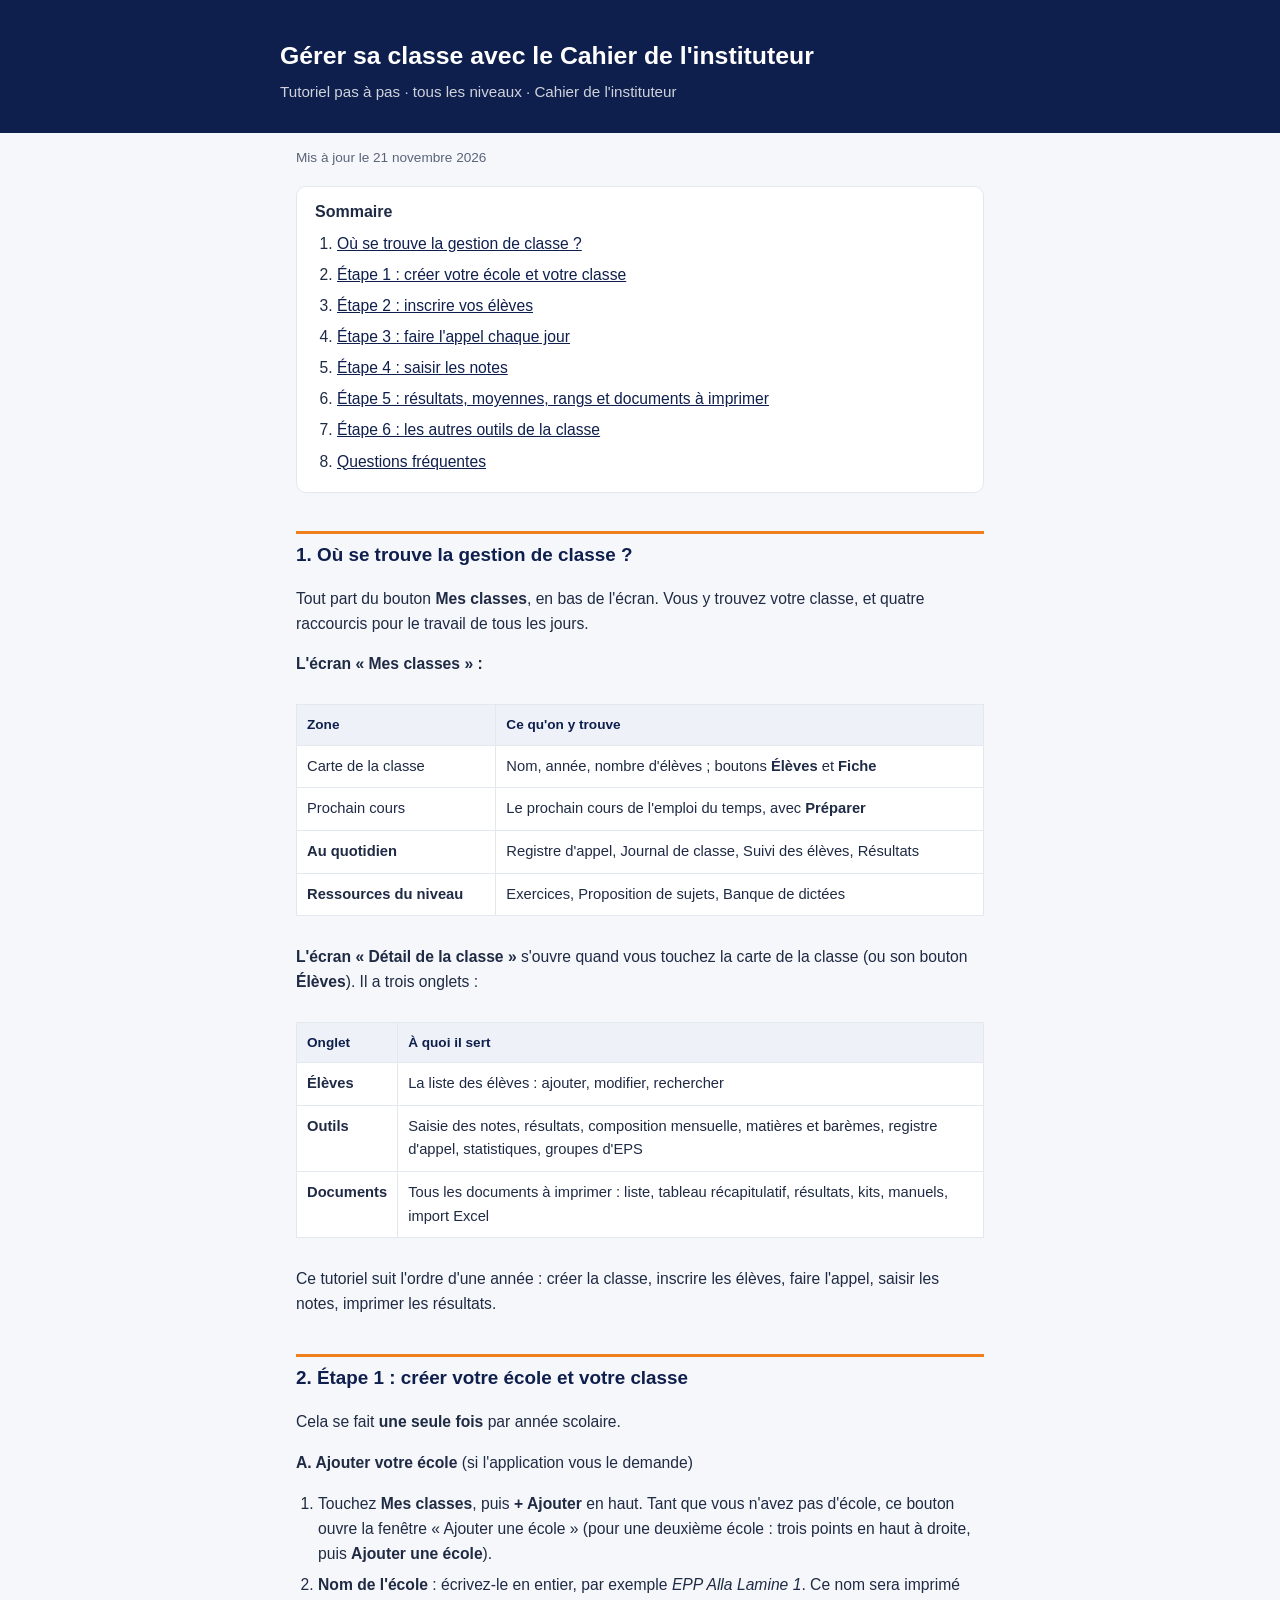
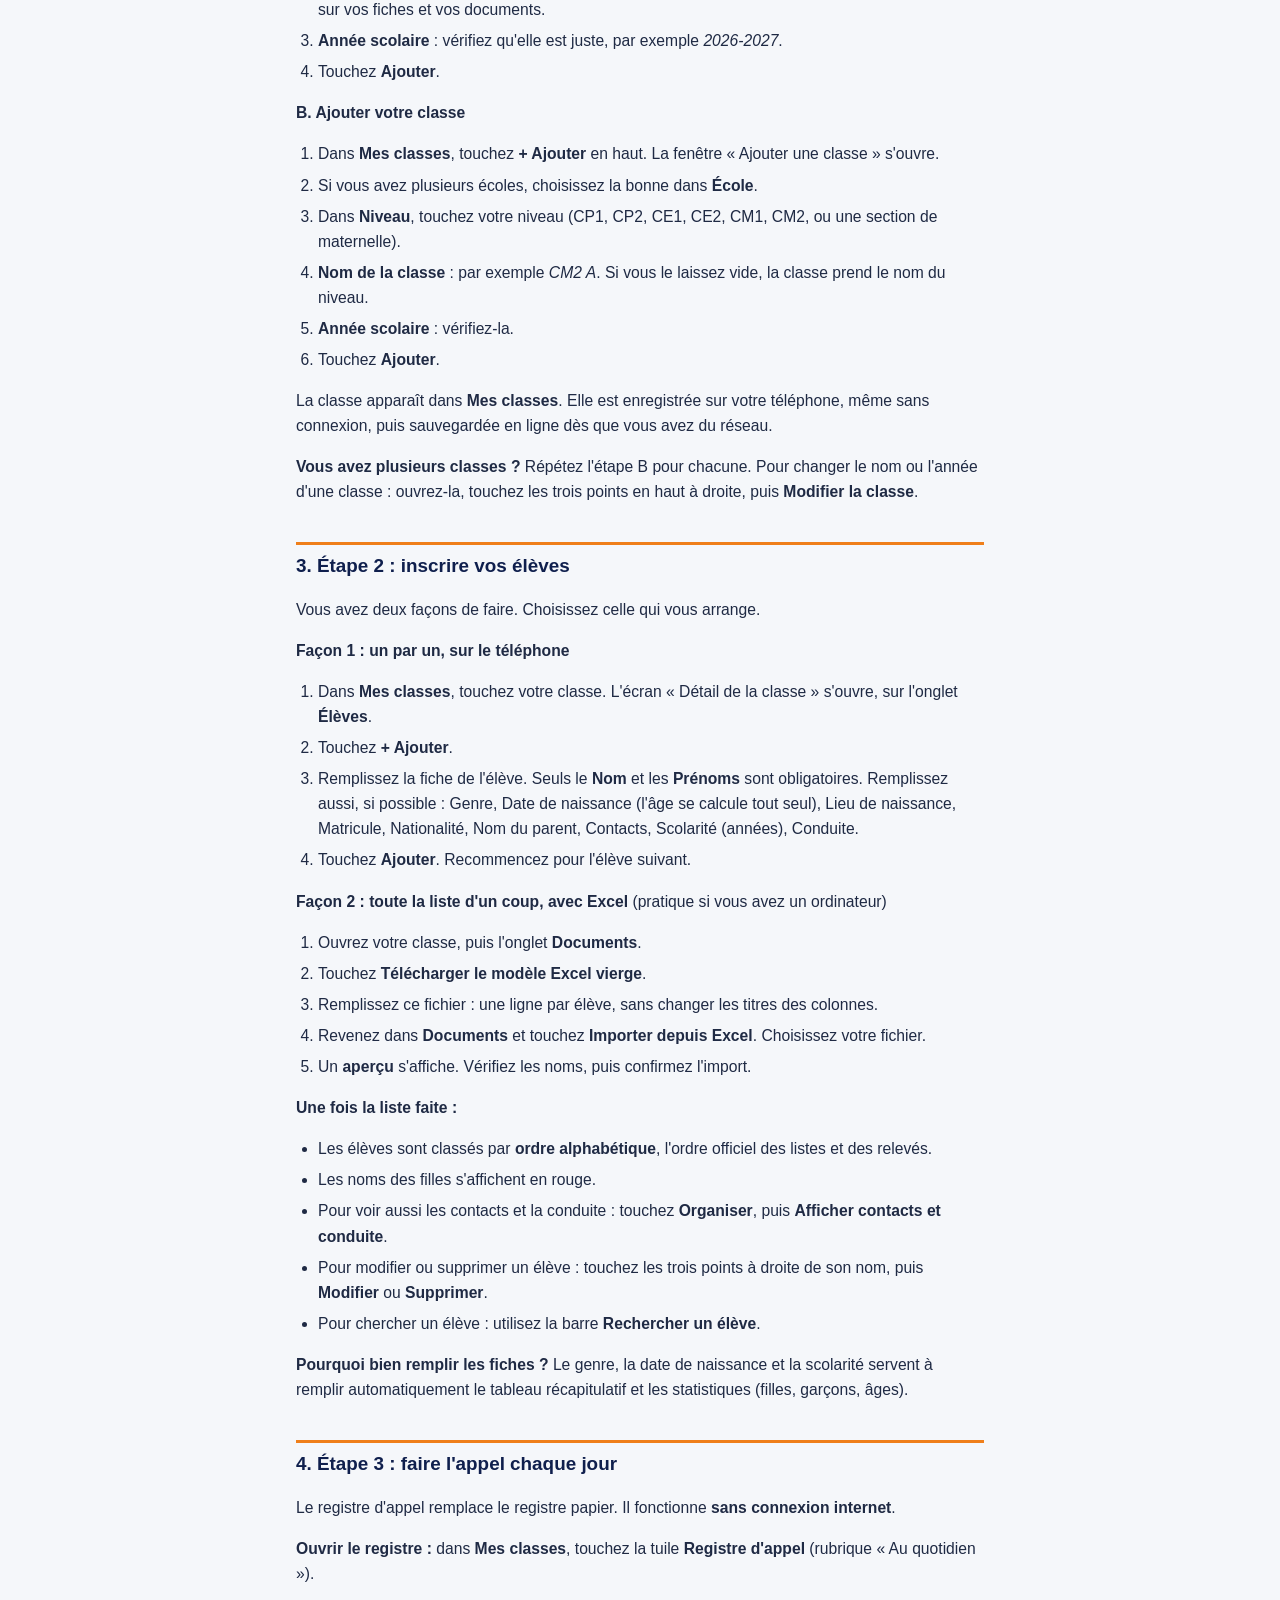
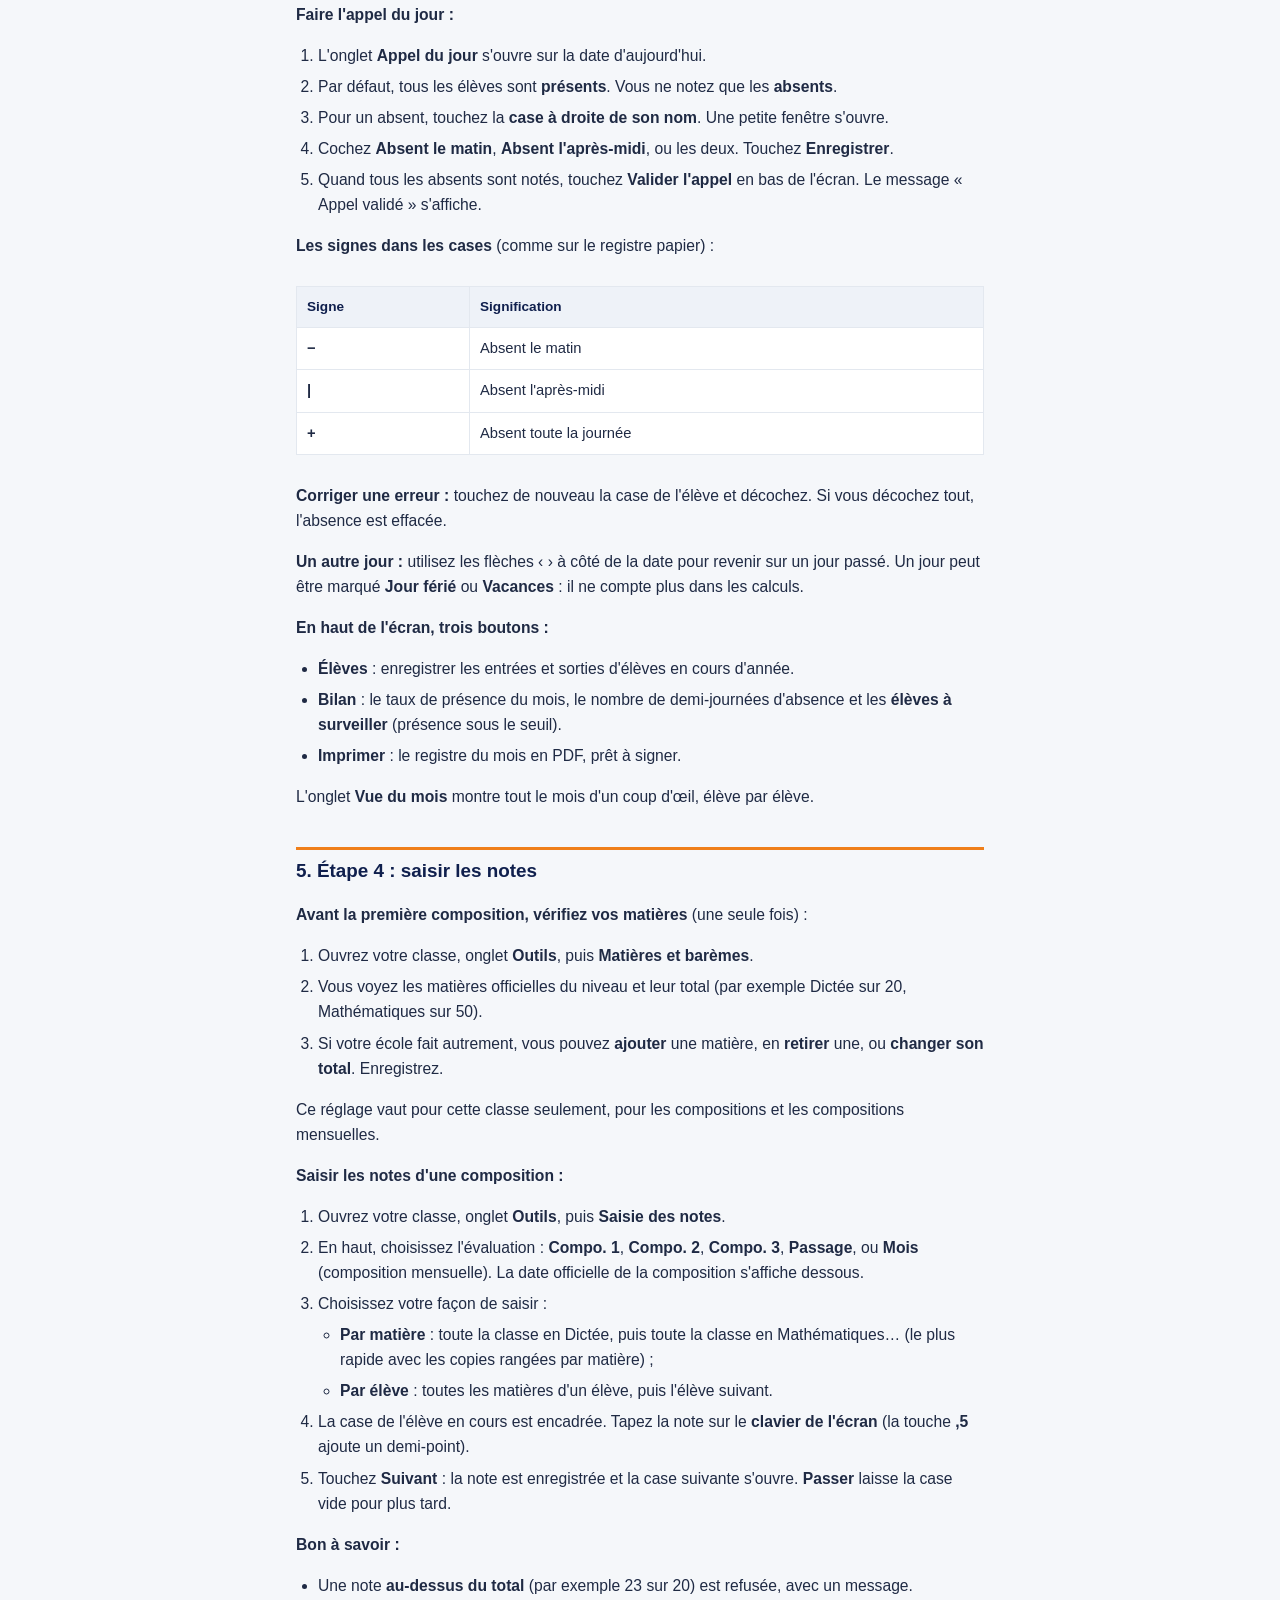
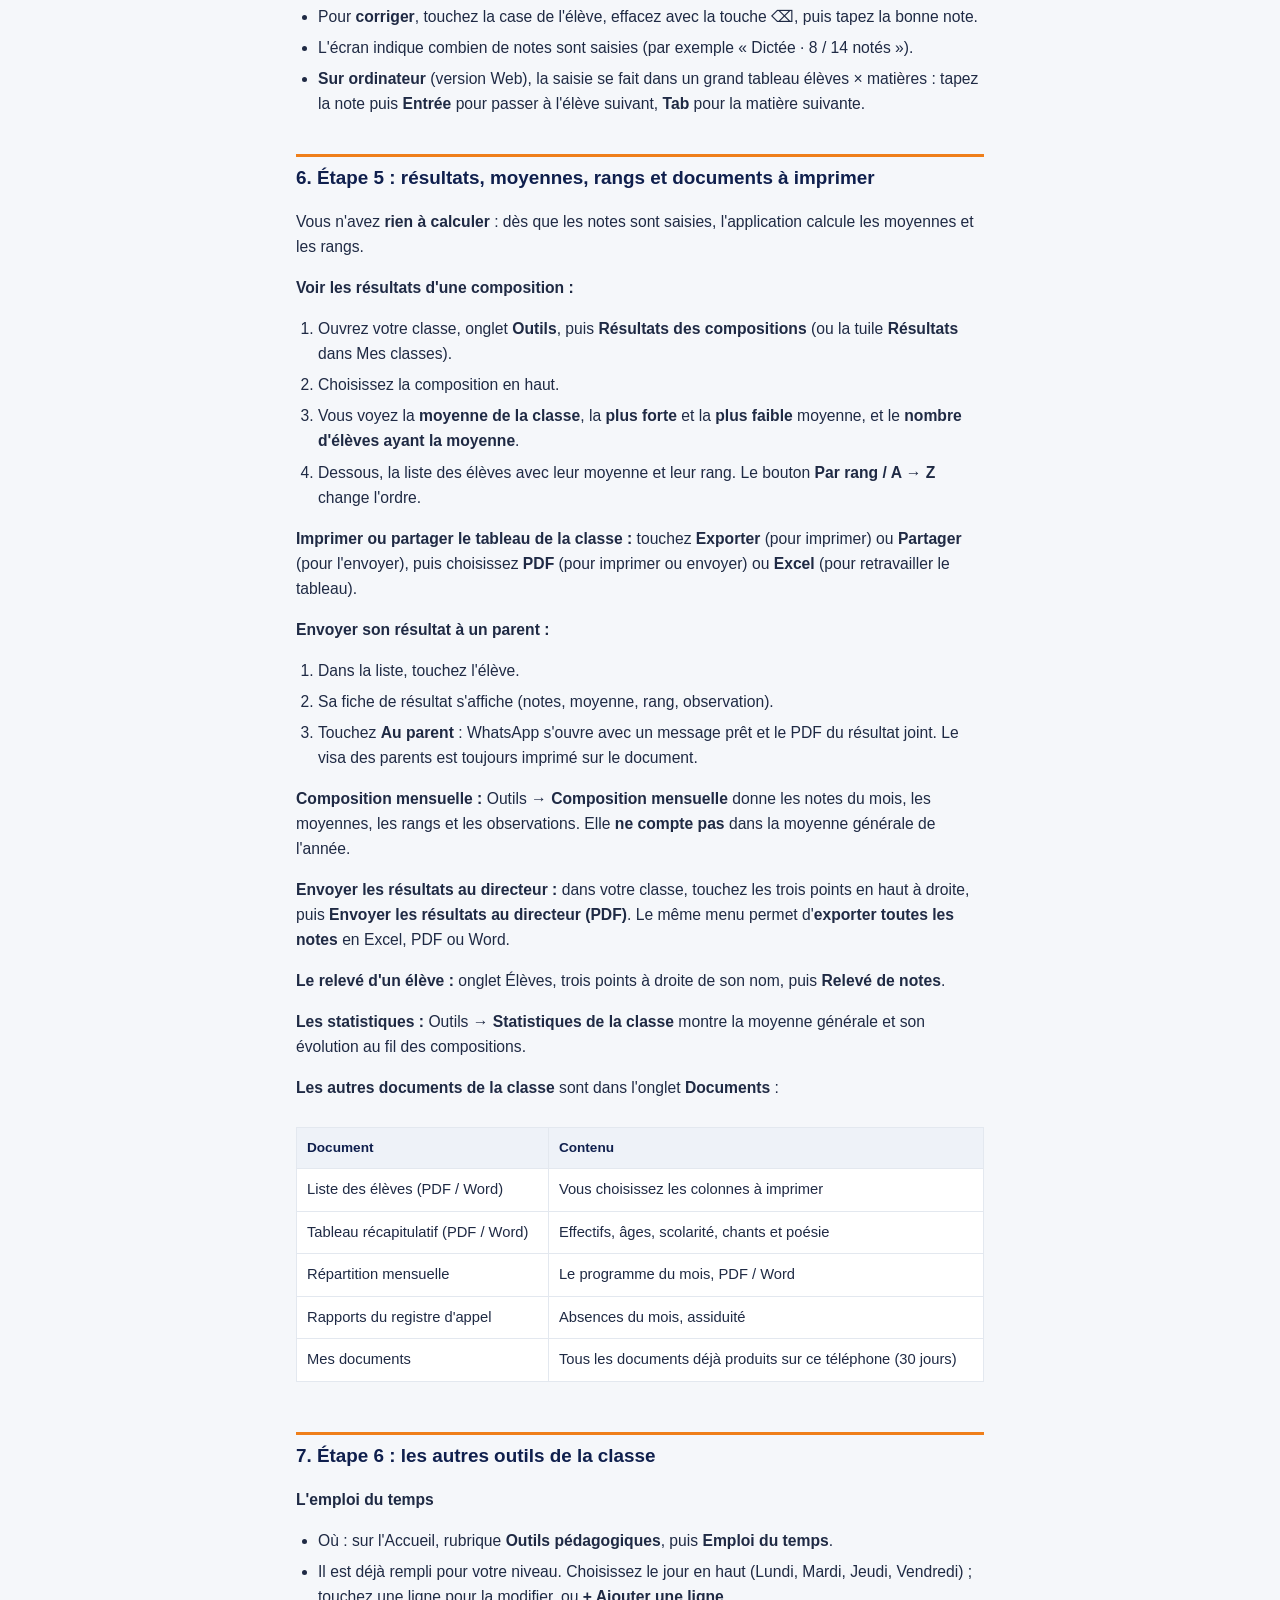
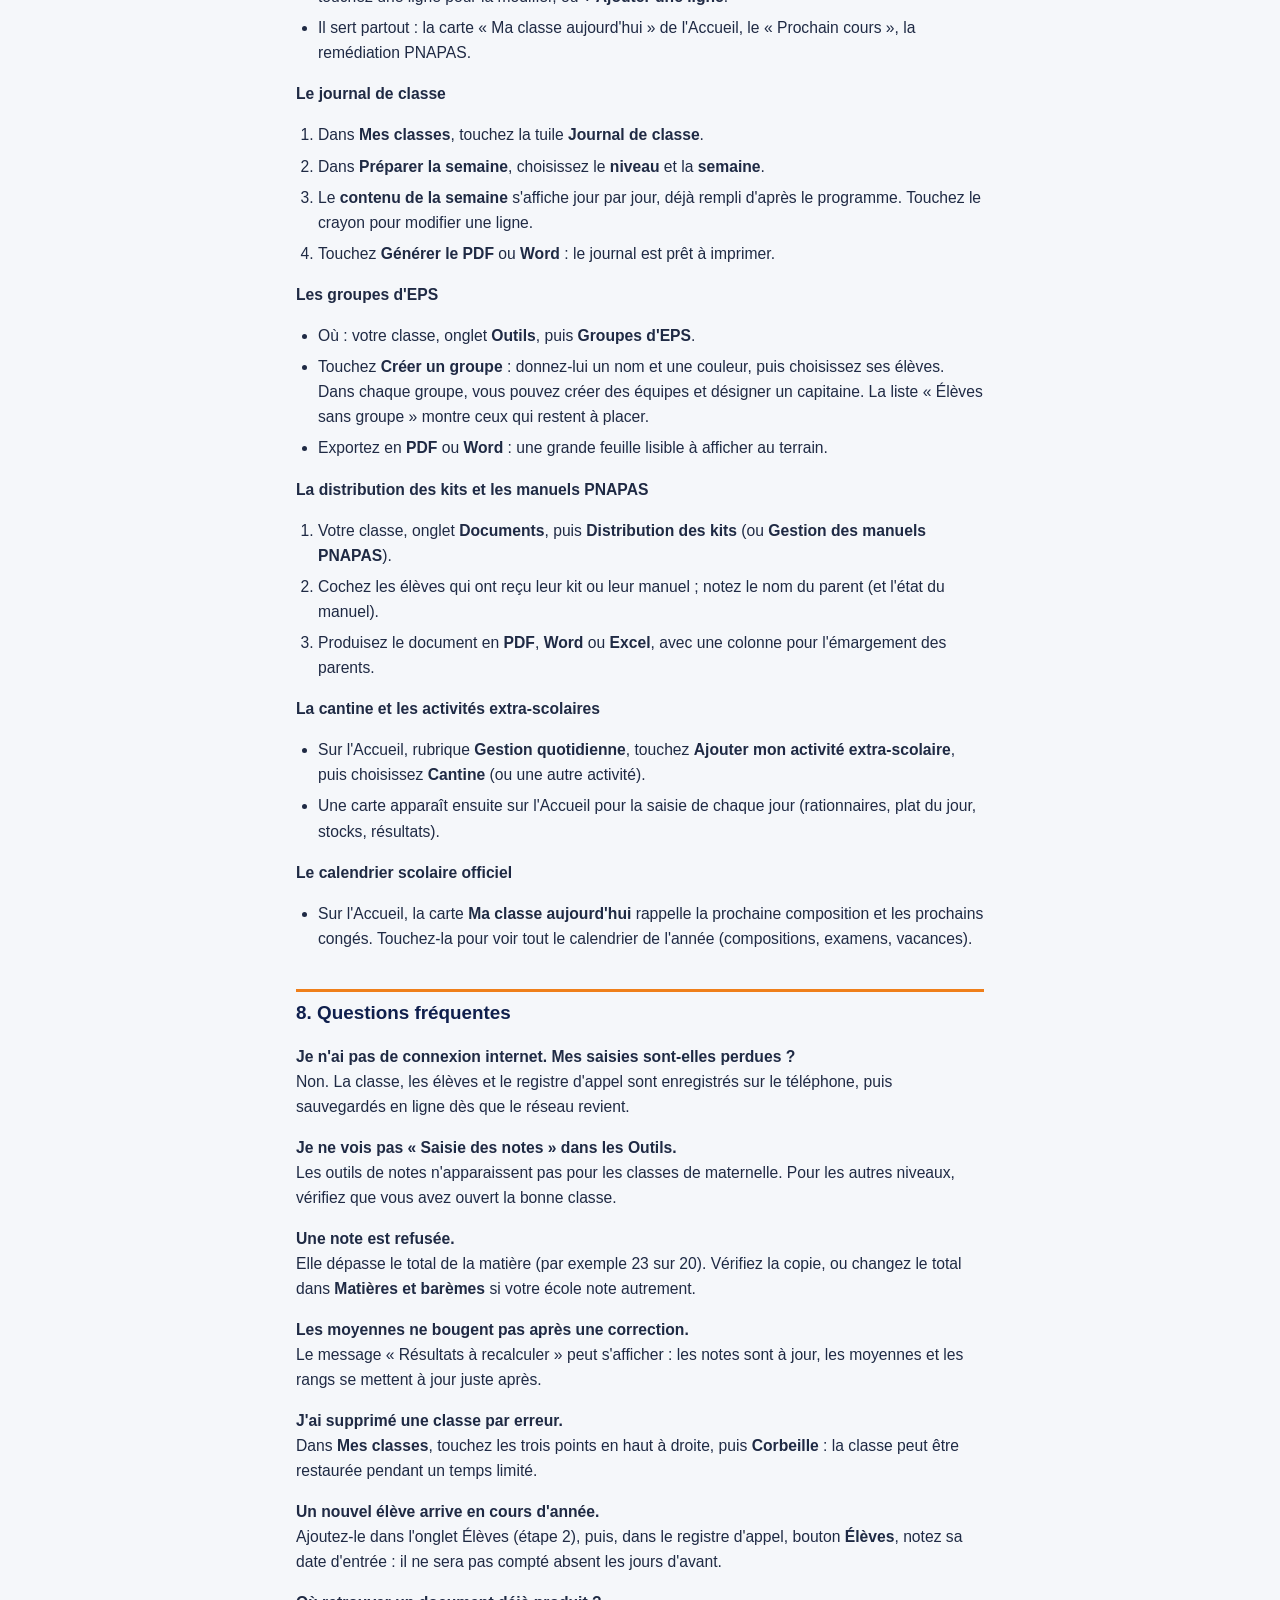
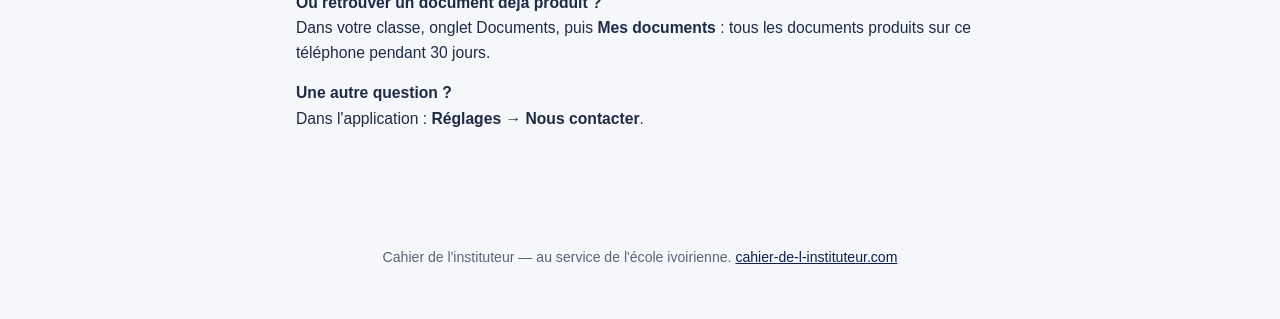
<file: aide/gerer-sa-classe/index.html>
<!DOCTYPE html>
<html lang="fr">
<head>
<meta charset="UTF-8">
<meta name="viewport" content="width=device-width, initial-scale=1">
<title>Gérer sa classe avec le Cahier de l&#x27;instituteur — Cahier de l'instituteur</title>
<meta name="description" content="Tutoriel pas à pas : gérer sa classe avec le cahier de l&#x27;instituteur.">
<style>
  :root{--marine:#0F1F4D;--orange:#ef7f1a;--vert:#176B63;--texte:#1F2A44;--texte-doux:#5A6478;--carte:#FFFFFF;--bordure:#E3E8EF;--fond:#F5F7FA;}
  *{box-sizing:border-box;}
  body{margin:0;background:var(--fond);color:var(--texte);font-family:-apple-system,"Segoe UI",Roboto,Helvetica,Arial,sans-serif;line-height:1.6;}
  .wrap{max-width:720px;margin:0 auto;padding:0 16px 70px;}
  header{background:var(--marine);color:#fff;padding:40px 16px 28px;}
  header .inner{max-width:720px;margin:0 auto;}
  header h1{font-size:1.55rem;margin:0 0 8px;line-height:1.3;}
  header p{color:rgba(255,255,255,.8);margin:0;font-size:.95rem;}
  h2{font-size:1.18rem;color:var(--marine);margin:38px 0 10px;padding-top:6px;border-top:3px solid var(--orange);}
  p,li{font-size:.98rem;}
  .maj{color:var(--texte-doux);font-size:.85rem;margin-top:14px;}
  table{width:100%;border-collapse:collapse;margin:12px 0;font-size:.92rem;background:var(--carte);}
  th,td{text-align:left;padding:9px 10px;border:1px solid var(--bordure);vertical-align:top;}
  th{background:#EEF2F8;color:var(--marine);font-size:.85rem;}
  .defilement{overflow-x:auto;}
  ol,ul{padding-left:22px;}
  li{margin:6px 0;}
  li > ul,li > ol{margin:4px 0;}
  .sommaire{background:var(--carte);border:1px solid var(--bordure);border-radius:10px;padding:12px 18px;margin:18px 0;}
  .sommaire ol{margin:6px 0;}
  a{color:var(--marine);}
  footer{padding:30px 16px 50px;color:var(--texte-doux);font-size:.88rem;text-align:center;}
  @media print{header{background:none;color:#000;padding:0 0 10px;}header p{color:#333;}body{background:#fff;}h2{break-after:avoid;}table{break-inside:avoid;}.sommaire,footer{display:none;}}

</style>
</head>
<body>

<header>
  <div class="inner">
    <h1>Gérer sa classe avec le Cahier de l&#x27;instituteur</h1>
    <p>Tutoriel pas à pas · tous les niveaux · Cahier de l&#x27;instituteur</p>
  </div>
</header>

<div class="wrap">
  <p class="maj">Mis à jour le 21 novembre 2026</p>
  <div class="sommaire"><b>Sommaire</b><ol><li><a href="#s1">Où se trouve la gestion de classe ?</a></li><li><a href="#s2">Étape 1 : créer votre école et votre classe</a></li><li><a href="#s3">Étape 2 : inscrire vos élèves</a></li><li><a href="#s4">Étape 3 : faire l'appel chaque jour</a></li><li><a href="#s5">Étape 4 : saisir les notes</a></li><li><a href="#s6">Étape 5 : résultats, moyennes, rangs et documents à imprimer</a></li><li><a href="#s7">Étape 6 : les autres outils de la classe</a></li><li><a href="#s8">Questions fréquentes</a></li></ol></div>
<h2 id="s1">1. Où se trouve la gestion de classe ?</h2>
<p>Tout part du bouton <b>Mes classes</b>, en bas de l'écran. Vous y trouvez votre classe, et quatre raccourcis pour le travail de tous les jours.</p>
<p><b>L'écran « Mes classes » :</b></p>
<div class="defilement"><table><tr><th>Zone</th><th>Ce qu'on y trouve</th></tr><tr><td>Carte de la classe</td><td>Nom, année, nombre d'élèves ; boutons <b>Élèves</b> et <b>Fiche</b></td></tr><tr><td>Prochain cours</td><td>Le prochain cours de l'emploi du temps, avec <b>Préparer</b></td></tr><tr><td><b>Au quotidien</b></td><td>Registre d'appel, Journal de classe, Suivi des élèves, Résultats</td></tr><tr><td><b>Ressources du niveau</b></td><td>Exercices, Proposition de sujets, Banque de dictées</td></tr></table></div>
<p><b>L'écran « Détail de la classe »</b> s'ouvre quand vous touchez la carte de la classe (ou son bouton <b>Élèves</b>). Il a trois onglets :</p>
<div class="defilement"><table><tr><th>Onglet</th><th>À quoi il sert</th></tr><tr><td><b>Élèves</b></td><td>La liste des élèves : ajouter, modifier, rechercher</td></tr><tr><td><b>Outils</b></td><td>Saisie des notes, résultats, composition mensuelle, matières et barèmes, registre d'appel, statistiques, groupes d'EPS</td></tr><tr><td><b>Documents</b></td><td>Tous les documents à imprimer : liste, tableau récapitulatif, résultats, kits, manuels, import Excel</td></tr></table></div>
<p>Ce tutoriel suit l'ordre d'une année : créer la classe, inscrire les élèves, faire l'appel, saisir les notes, imprimer les résultats.</p>
<h2 id="s2">2. Étape 1 : créer votre école et votre classe</h2>
<p>Cela se fait <b>une seule fois</b> par année scolaire.</p>
<p><b>A. Ajouter votre école</b> (si l'application vous le demande)</p>
<ol>
<li>Touchez <b>Mes classes</b>, puis <b>+ Ajouter</b> en haut. Tant que vous n'avez pas d'école, ce bouton ouvre la fenêtre « Ajouter une école » (pour une deuxième école : trois points en haut à droite, puis <b>Ajouter une école</b>).
</li>
<li><b>Nom de l'école</b> : écrivez-le en entier, par exemple <i>EPP Alla Lamine 1</i>. Ce nom sera imprimé sur vos fiches et vos documents.
</li>
<li><b>Année scolaire</b> : vérifiez qu'elle est juste, par exemple <i>2026-2027</i>.
</li>
<li>Touchez <b>Ajouter</b>.
</li></ol>
<p><b>B. Ajouter votre classe</b></p>
<ol>
<li>Dans <b>Mes classes</b>, touchez <b>+ Ajouter</b> en haut. La fenêtre « Ajouter une classe » s'ouvre.
</li>
<li>Si vous avez plusieurs écoles, choisissez la bonne dans <b>École</b>.
</li>
<li>Dans <b>Niveau</b>, touchez votre niveau (CP1, CP2, CE1, CE2, CM1, CM2, ou une section de maternelle).
</li>
<li><b>Nom de la classe</b> : par exemple <i>CM2 A</i>. Si vous le laissez vide, la classe prend le nom du niveau.
</li>
<li><b>Année scolaire</b> : vérifiez-la.
</li>
<li>Touchez <b>Ajouter</b>.
</li></ol>
<p>La classe apparaît dans <b>Mes classes</b>. Elle est enregistrée sur votre téléphone, même sans connexion, puis sauvegardée en ligne dès que vous avez du réseau.</p>
<p><b>Vous avez plusieurs classes ?</b> Répétez l'étape B pour chacune. Pour changer le nom ou l'année d'une classe : ouvrez-la, touchez les trois points en haut à droite, puis <b>Modifier la classe</b>.</p>
<h2 id="s3">3. Étape 2 : inscrire vos élèves</h2>
<p>Vous avez deux façons de faire. Choisissez celle qui vous arrange.</p>
<p><b>Façon 1 : un par un, sur le téléphone</b></p>
<ol>
<li>Dans <b>Mes classes</b>, touchez votre classe. L'écran « Détail de la classe » s'ouvre, sur l'onglet <b>Élèves</b>.
</li>
<li>Touchez <b>+ Ajouter</b>.
</li>
<li>Remplissez la fiche de l'élève. Seuls le <b>Nom</b> et les <b>Prénoms</b> sont obligatoires. Remplissez aussi, si possible : Genre, Date de naissance (l'âge se calcule tout seul), Lieu de naissance, Matricule, Nationalité, Nom du parent, Contacts, Scolarité (années), Conduite.
</li>
<li>Touchez <b>Ajouter</b>. Recommencez pour l'élève suivant.
</li></ol>
<p><b>Façon 2 : toute la liste d'un coup, avec Excel</b> (pratique si vous avez un ordinateur)</p>
<ol>
<li>Ouvrez votre classe, puis l'onglet <b>Documents</b>.
</li>
<li>Touchez <b>Télécharger le modèle Excel vierge</b>.
</li>
<li>Remplissez ce fichier : une ligne par élève, sans changer les titres des colonnes.
</li>
<li>Revenez dans <b>Documents</b> et touchez <b>Importer depuis Excel</b>. Choisissez votre fichier.
</li>
<li>Un <b>aperçu</b> s'affiche. Vérifiez les noms, puis confirmez l'import.
</li></ol>
<p><b>Une fois la liste faite :</b></p>
<ul>
<li>Les élèves sont classés par <b>ordre alphabétique</b>, l'ordre officiel des listes et des relevés.
</li>
<li>Les noms des filles s'affichent en rouge.
</li>
<li>Pour voir aussi les contacts et la conduite : touchez <b>Organiser</b>, puis <b>Afficher contacts et conduite</b>.
</li>
<li>Pour modifier ou supprimer un élève : touchez les trois points à droite de son nom, puis <b>Modifier</b> ou <b>Supprimer</b>.
</li>
<li>Pour chercher un élève : utilisez la barre <b>Rechercher un élève</b>.
</li></ul>
<p><b>Pourquoi bien remplir les fiches ?</b> Le genre, la date de naissance et la scolarité servent à remplir automatiquement le tableau récapitulatif et les statistiques (filles, garçons, âges).</p>
<h2 id="s4">4. Étape 3 : faire l'appel chaque jour</h2>
<p>Le registre d'appel remplace le registre papier. Il fonctionne <b>sans connexion internet</b>.</p>
<p><b>Ouvrir le registre :</b> dans <b>Mes classes</b>, touchez la tuile <b>Registre d'appel</b> (rubrique « Au quotidien »).</p>
<p><b>Faire l'appel du jour :</b></p>
<ol>
<li>L'onglet <b>Appel du jour</b> s'ouvre sur la date d'aujourd'hui.
</li>
<li>Par défaut, tous les élèves sont <b>présents</b>. Vous ne notez que les <b>absents</b>.
</li>
<li>Pour un absent, touchez la <b>case à droite de son nom</b>. Une petite fenêtre s'ouvre.
</li>
<li>Cochez <b>Absent le matin</b>, <b>Absent l'après-midi</b>, ou les deux. Touchez <b>Enregistrer</b>.
</li>
<li>Quand tous les absents sont notés, touchez <b>Valider l'appel</b> en bas de l'écran. Le message « Appel validé » s'affiche.
</li></ol>
<p><b>Les signes dans les cases</b> (comme sur le registre papier) :</p>
<div class="defilement"><table><tr><th>Signe</th><th>Signification</th></tr><tr><td><b>−</b></td><td>Absent le matin</td></tr><tr><td><b>|</b></td><td>Absent l'après-midi</td></tr><tr><td><b>+</b></td><td>Absent toute la journée</td></tr></table></div>
<p><b>Corriger une erreur :</b> touchez de nouveau la case de l'élève et décochez. Si vous décochez tout, l'absence est effacée.</p>
<p><b>Un autre jour :</b> utilisez les flèches ‹ › à côté de la date pour revenir sur un jour passé. Un jour peut être marqué <b>Jour férié</b> ou <b>Vacances</b> : il ne compte plus dans les calculs.</p>
<p><b>En haut de l'écran, trois boutons :</b></p>
<ul>
<li><b>Élèves</b> : enregistrer les entrées et sorties d'élèves en cours d'année.
</li>
<li><b>Bilan</b> : le taux de présence du mois, le nombre de demi-journées d'absence et les <b>élèves à surveiller</b> (présence sous le seuil).
</li>
<li><b>Imprimer</b> : le registre du mois en PDF, prêt à signer.
</li></ul>
<p>L'onglet <b>Vue du mois</b> montre tout le mois d'un coup d'œil, élève par élève.</p>
<h2 id="s5">5. Étape 4 : saisir les notes</h2>
<p><b>Avant la première composition, vérifiez vos matières</b> (une seule fois) :</p>
<ol>
<li>Ouvrez votre classe, onglet <b>Outils</b>, puis <b>Matières et barèmes</b>.
</li>
<li>Vous voyez les matières officielles du niveau et leur total (par exemple Dictée sur 20, Mathématiques sur 50).
</li>
<li>Si votre école fait autrement, vous pouvez <b>ajouter</b> une matière, en <b>retirer</b> une, ou <b>changer son total</b>. Enregistrez.
</li></ol>
<p>Ce réglage vaut pour cette classe seulement, pour les compositions et les compositions mensuelles.</p>
<p><b>Saisir les notes d'une composition :</b></p>
<ol>
<li>Ouvrez votre classe, onglet <b>Outils</b>, puis <b>Saisie des notes</b>.
</li>
<li>En haut, choisissez l'évaluation : <b>Compo. 1</b>, <b>Compo. 2</b>, <b>Compo. 3</b>, <b>Passage</b>, ou <b>Mois</b> (composition mensuelle). La date officielle de la composition s'affiche dessous.
</li>
<li>Choisissez votre façon de saisir :
<ul>
<li><b>Par matière</b> : toute la classe en Dictée, puis toute la classe en Mathématiques… (le plus rapide avec les copies rangées par matière) ;
</li>
<li><b>Par élève</b> : toutes les matières d'un élève, puis l'élève suivant.
</li></ul>
</li>
<li>La case de l'élève en cours est encadrée. Tapez la note sur le <b>clavier de l'écran</b> (la touche <b>,5</b> ajoute un demi-point).
</li>
<li>Touchez <b>Suivant</b> : la note est enregistrée et la case suivante s'ouvre. <b>Passer</b> laisse la case vide pour plus tard.
</li></ol>
<p><b>Bon à savoir :</b></p>
<ul>
<li>Une note <b>au-dessus du total</b> (par exemple 23 sur 20) est refusée, avec un message.
</li>
<li>Pour <b>corriger</b>, touchez la case de l'élève, effacez avec la touche ⌫, puis tapez la bonne note.
</li>
<li>L'écran indique combien de notes sont saisies (par exemple « Dictée · 8 / 14 notés »).
</li>
<li><b>Sur ordinateur</b> (version Web), la saisie se fait dans un grand tableau élèves × matières : tapez la note puis <b>Entrée</b> pour passer à l'élève suivant, <b>Tab</b> pour la matière suivante.
</li></ul>
<h2 id="s6">6. Étape 5 : résultats, moyennes, rangs et documents à imprimer</h2>
<p>Vous n'avez <b>rien à calculer</b> : dès que les notes sont saisies, l'application calcule les moyennes et les rangs.</p>
<p><b>Voir les résultats d'une composition :</b></p>
<ol>
<li>Ouvrez votre classe, onglet <b>Outils</b>, puis <b>Résultats des compositions</b> (ou la tuile <b>Résultats</b> dans Mes classes).
</li>
<li>Choisissez la composition en haut.
</li>
<li>Vous voyez la <b>moyenne de la classe</b>, la <b>plus forte</b> et la <b>plus faible</b> moyenne, et le <b>nombre d'élèves ayant la moyenne</b>.
</li>
<li>Dessous, la liste des élèves avec leur moyenne et leur rang. Le bouton <b>Par rang / A → Z</b> change l'ordre.
</li></ol>
<p><b>Imprimer ou partager le tableau de la classe :</b> touchez <b>Exporter</b> (pour imprimer) ou <b>Partager</b> (pour l'envoyer), puis choisissez <b>PDF</b> (pour imprimer ou envoyer) ou <b>Excel</b> (pour retravailler le tableau).</p>
<p><b>Envoyer son résultat à un parent :</b></p>
<ol>
<li>Dans la liste, touchez l'élève.
</li>
<li>Sa fiche de résultat s'affiche (notes, moyenne, rang, observation).
</li>
<li>Touchez <b>Au parent</b> : WhatsApp s'ouvre avec un message prêt et le PDF du résultat joint. Le visa des parents est toujours imprimé sur le document.
</li></ol>
<p><b>Composition mensuelle :</b> Outils → <b>Composition mensuelle</b> donne les notes du mois, les moyennes, les rangs et les observations. Elle <b>ne compte pas</b> dans la moyenne générale de l'année.</p>
<p><b>Envoyer les résultats au directeur :</b> dans votre classe, touchez les trois points en haut à droite, puis <b>Envoyer les résultats au directeur (PDF)</b>. Le même menu permet d'<b>exporter toutes les notes</b> en Excel, PDF ou Word.</p>
<p><b>Le relevé d'un élève :</b> onglet Élèves, trois points à droite de son nom, puis <b>Relevé de notes</b>.</p>
<p><b>Les statistiques :</b> Outils → <b>Statistiques de la classe</b> montre la moyenne générale et son évolution au fil des compositions.</p>
<p><b>Les autres documents de la classe</b> sont dans l'onglet <b>Documents</b> :</p>
<div class="defilement"><table><tr><th>Document</th><th>Contenu</th></tr><tr><td>Liste des élèves (PDF / Word)</td><td>Vous choisissez les colonnes à imprimer</td></tr><tr><td>Tableau récapitulatif (PDF / Word)</td><td>Effectifs, âges, scolarité, chants et poésie</td></tr><tr><td>Répartition mensuelle</td><td>Le programme du mois, PDF / Word</td></tr><tr><td>Rapports du registre d'appel</td><td>Absences du mois, assiduité</td></tr><tr><td>Mes documents</td><td>Tous les documents déjà produits sur ce téléphone (30 jours)</td></tr></table></div>
<h2 id="s7">7. Étape 6 : les autres outils de la classe</h2>
<p><b>L'emploi du temps</b></p>
<ul>
<li>Où : sur l'Accueil, rubrique <b>Outils pédagogiques</b>, puis <b>Emploi du temps</b>.
</li>
<li>Il est déjà rempli pour votre niveau. Choisissez le jour en haut (Lundi, Mardi, Jeudi, Vendredi) ; touchez une ligne pour la modifier, ou <b>+ Ajouter une ligne</b>.
</li>
<li>Il sert partout : la carte « Ma classe aujourd'hui » de l'Accueil, le « Prochain cours », la remédiation PNAPAS.
</li></ul>
<p><b>Le journal de classe</b></p>
<ol>
<li>Dans <b>Mes classes</b>, touchez la tuile <b>Journal de classe</b>.
</li>
<li>Dans <b>Préparer la semaine</b>, choisissez le <b>niveau</b> et la <b>semaine</b>.
</li>
<li>Le <b>contenu de la semaine</b> s'affiche jour par jour, déjà rempli d'après le programme. Touchez le crayon pour modifier une ligne.
</li>
<li>Touchez <b>Générer le PDF</b> ou <b>Word</b> : le journal est prêt à imprimer.
</li></ol>
<p><b>Les groupes d'EPS</b></p>
<ul>
<li>Où : votre classe, onglet <b>Outils</b>, puis <b>Groupes d'EPS</b>.
</li>
<li>Touchez <b>Créer un groupe</b> : donnez-lui un nom et une couleur, puis choisissez ses élèves. Dans chaque groupe, vous pouvez créer des équipes et désigner un capitaine. La liste « Élèves sans groupe » montre ceux qui restent à placer.
</li>
<li>Exportez en <b>PDF</b> ou <b>Word</b> : une grande feuille lisible à afficher au terrain.
</li></ul>
<p><b>La distribution des kits et les manuels PNAPAS</b></p>
<ol>
<li>Votre classe, onglet <b>Documents</b>, puis <b>Distribution des kits</b> (ou <b>Gestion des manuels PNAPAS</b>).
</li>
<li>Cochez les élèves qui ont reçu leur kit ou leur manuel ; notez le nom du parent (et l'état du manuel).
</li>
<li>Produisez le document en <b>PDF</b>, <b>Word</b> ou <b>Excel</b>, avec une colonne pour l'émargement des parents.
</li></ol>
<p><b>La cantine et les activités extra-scolaires</b></p>
<ul>
<li>Sur l'Accueil, rubrique <b>Gestion quotidienne</b>, touchez <b>Ajouter mon activité extra-scolaire</b>, puis choisissez <b>Cantine</b> (ou une autre activité).
</li>
<li>Une carte apparaît ensuite sur l'Accueil pour la saisie de chaque jour (rationnaires, plat du jour, stocks, résultats).
</li></ul>
<p><b>Le calendrier scolaire officiel</b></p>
<ul>
<li>Sur l'Accueil, la carte <b>Ma classe aujourd'hui</b> rappelle la prochaine composition et les prochains congés. Touchez-la pour voir tout le calendrier de l'année (compositions, examens, vacances).
</li></ul>
<h2 id="s8">8. Questions fréquentes</h2>
<p><b>Je n'ai pas de connexion internet. Mes saisies sont-elles perdues ?</b><br>Non. La classe, les élèves et le registre d'appel sont enregistrés sur le téléphone, puis sauvegardés en ligne dès que le réseau revient.</p>
<p><b>Je ne vois pas « Saisie des notes » dans les Outils.</b><br>Les outils de notes n'apparaissent pas pour les classes de maternelle. Pour les autres niveaux, vérifiez que vous avez ouvert la bonne classe.</p>
<p><b>Une note est refusée.</b><br>Elle dépasse le total de la matière (par exemple 23 sur 20). Vérifiez la copie, ou changez le total dans <b>Matières et barèmes</b> si votre école note autrement.</p>
<p><b>Les moyennes ne bougent pas après une correction.</b><br>Le message « Résultats à recalculer » peut s'afficher : les notes sont à jour, les moyennes et les rangs se mettent à jour juste après.</p>
<p><b>J'ai supprimé une classe par erreur.</b><br>Dans <b>Mes classes</b>, touchez les trois points en haut à droite, puis <b>Corbeille</b> : la classe peut être restaurée pendant un temps limité.</p>
<p><b>Un nouvel élève arrive en cours d'année.</b><br>Ajoutez-le dans l'onglet Élèves (étape 2), puis, dans le registre d'appel, bouton <b>Élèves</b>, notez sa date d'entrée : il ne sera pas compté absent les jours d'avant.</p>
<p><b>Où retrouver un document déjà produit ?</b><br>Dans votre classe, onglet Documents, puis <b>Mes documents</b> : tous les documents produits sur ce téléphone pendant 30 jours.</p>
<p><b>Une autre question ?</b><br>Dans l'application : <b>Réglages → Nous contacter</b>.</p>
</div>

<footer>Cahier de l'instituteur — au service de l'école ivoirienne. <a href="/">cahier-de-l-instituteur.com</a></footer>

</body>
</html>
</file>
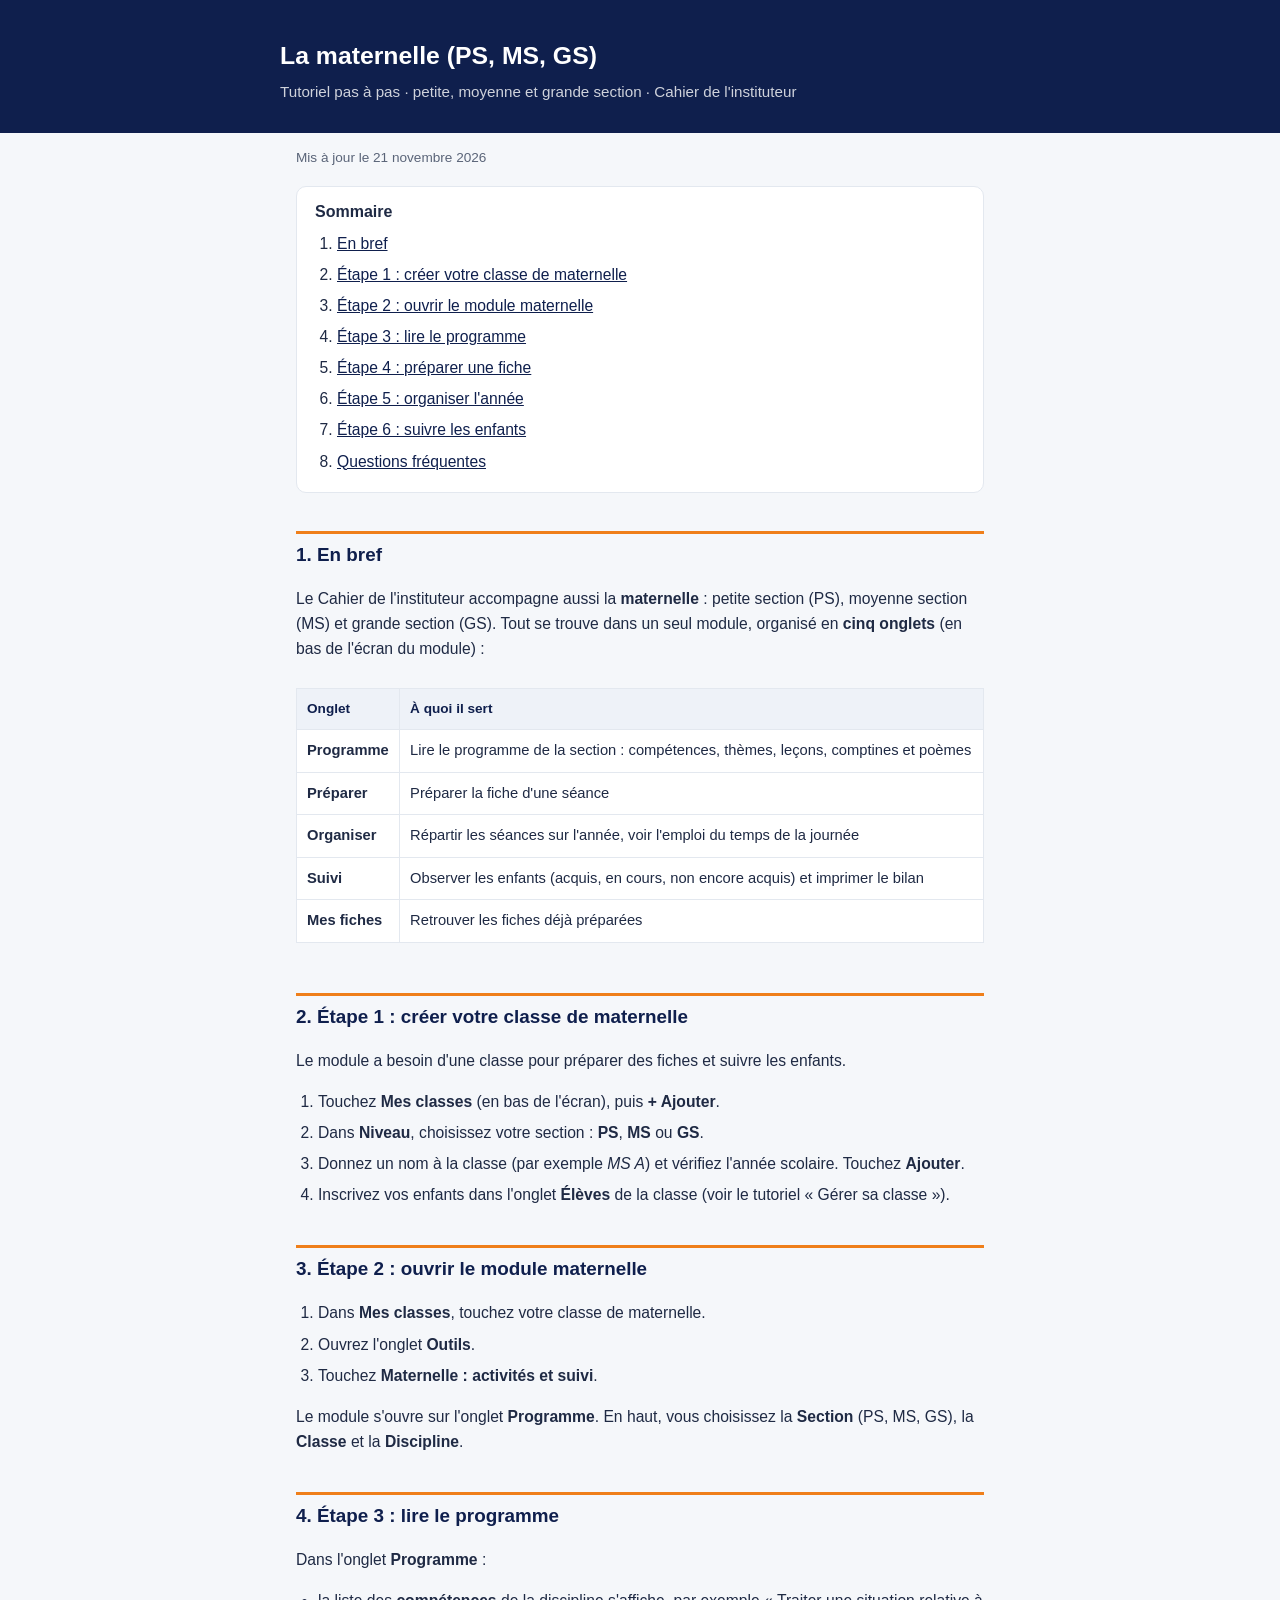
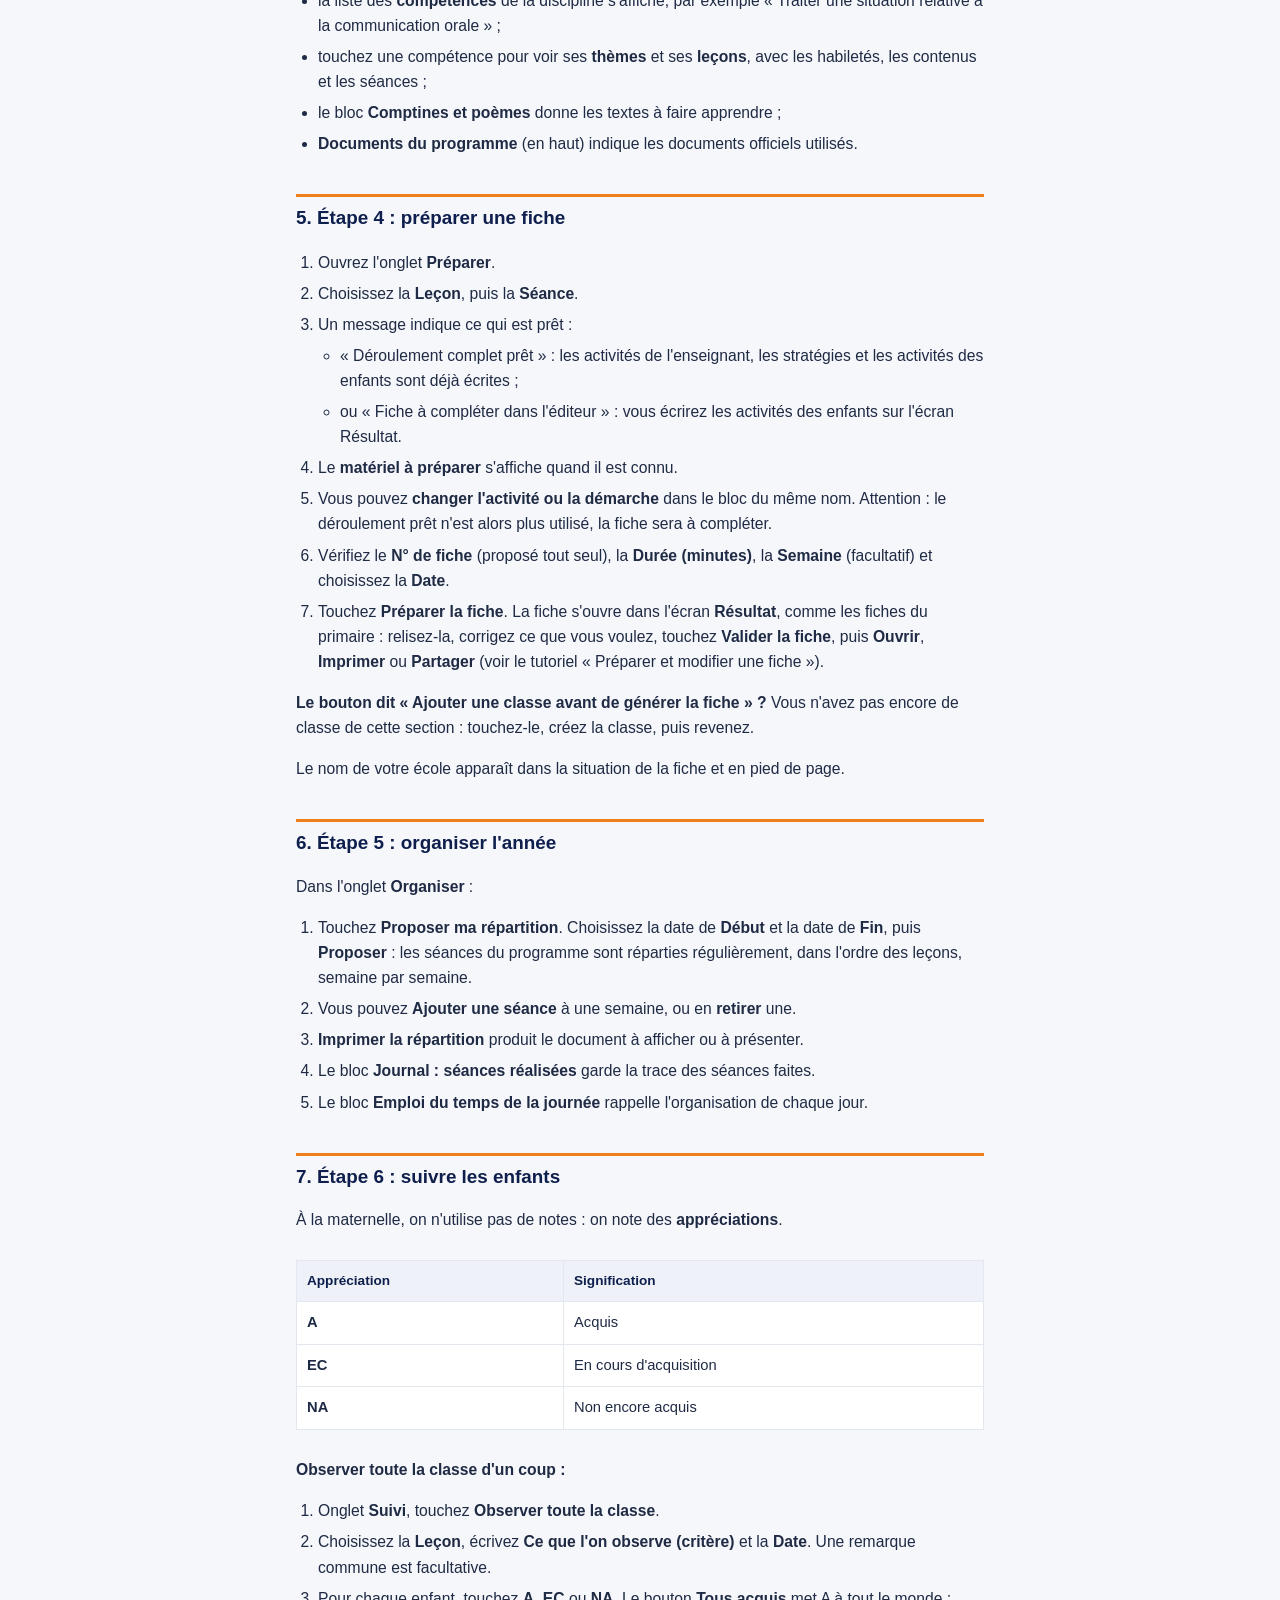
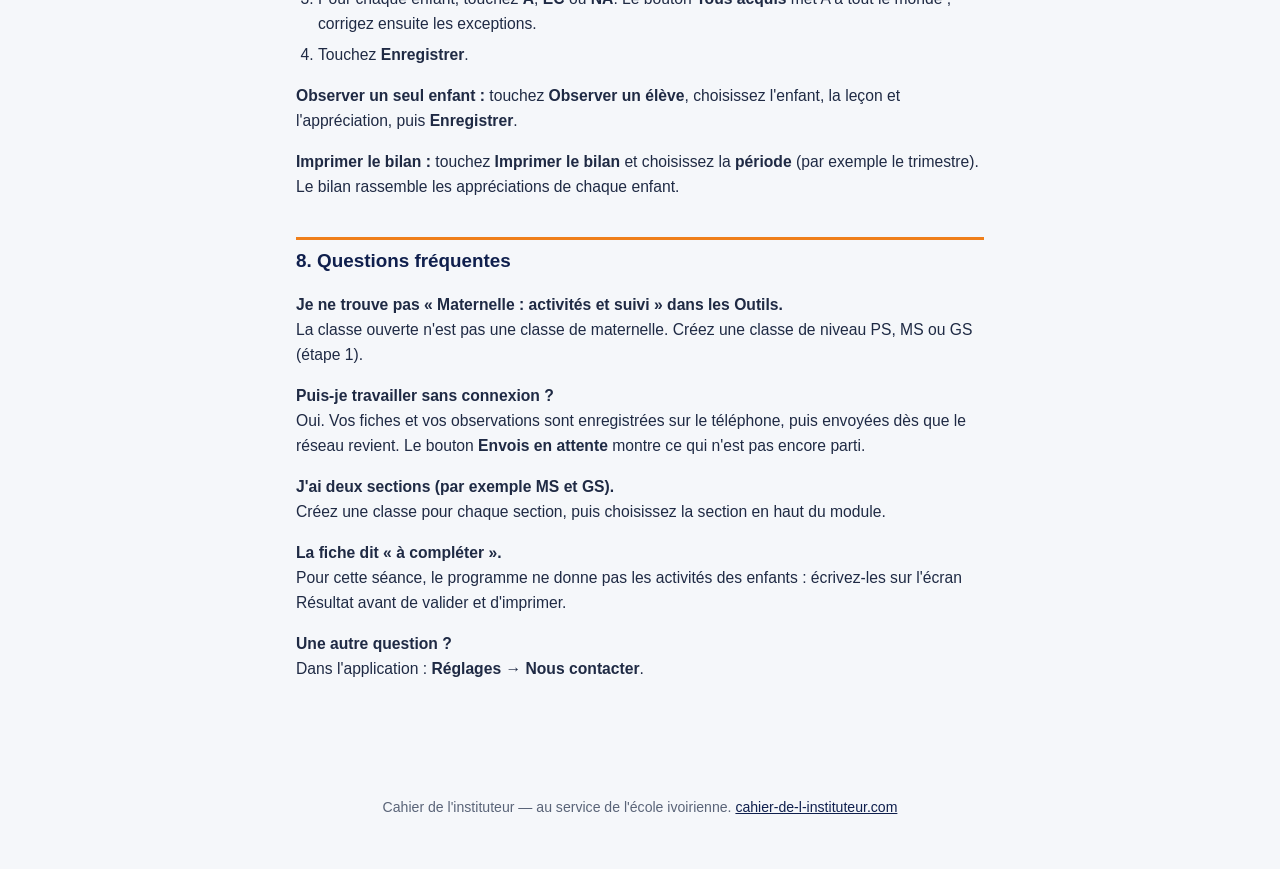
<file: aide/maternelle/index.html>
<!DOCTYPE html>
<html lang="fr">
<head>
<meta charset="UTF-8">
<meta name="viewport" content="width=device-width, initial-scale=1">
<title>La maternelle (PS, MS, GS) — Cahier de l'instituteur</title>
<meta name="description" content="Tutoriel pas à pas : la maternelle (ps, ms, gs).">
<style>
  :root{--marine:#0F1F4D;--orange:#ef7f1a;--vert:#176B63;--texte:#1F2A44;--texte-doux:#5A6478;--carte:#FFFFFF;--bordure:#E3E8EF;--fond:#F5F7FA;}
  *{box-sizing:border-box;}
  body{margin:0;background:var(--fond);color:var(--texte);font-family:-apple-system,"Segoe UI",Roboto,Helvetica,Arial,sans-serif;line-height:1.6;}
  .wrap{max-width:720px;margin:0 auto;padding:0 16px 70px;}
  header{background:var(--marine);color:#fff;padding:40px 16px 28px;}
  header .inner{max-width:720px;margin:0 auto;}
  header h1{font-size:1.55rem;margin:0 0 8px;line-height:1.3;}
  header p{color:rgba(255,255,255,.8);margin:0;font-size:.95rem;}
  h2{font-size:1.18rem;color:var(--marine);margin:38px 0 10px;padding-top:6px;border-top:3px solid var(--orange);}
  p,li{font-size:.98rem;}
  .maj{color:var(--texte-doux);font-size:.85rem;margin-top:14px;}
  table{width:100%;border-collapse:collapse;margin:12px 0;font-size:.92rem;background:var(--carte);}
  th,td{text-align:left;padding:9px 10px;border:1px solid var(--bordure);vertical-align:top;}
  th{background:#EEF2F8;color:var(--marine);font-size:.85rem;}
  .defilement{overflow-x:auto;}
  ol,ul{padding-left:22px;}
  li{margin:6px 0;}
  li > ul,li > ol{margin:4px 0;}
  .sommaire{background:var(--carte);border:1px solid var(--bordure);border-radius:10px;padding:12px 18px;margin:18px 0;}
  .sommaire ol{margin:6px 0;}
  a{color:var(--marine);}
  footer{padding:30px 16px 50px;color:var(--texte-doux);font-size:.88rem;text-align:center;}
  @media print{header{background:none;color:#000;padding:0 0 10px;}header p{color:#333;}body{background:#fff;}h2{break-after:avoid;}table{break-inside:avoid;}.sommaire,footer{display:none;}}

</style>
</head>
<body>

<header>
  <div class="inner">
    <h1>La maternelle (PS, MS, GS)</h1>
    <p>Tutoriel pas à pas · petite, moyenne et grande section · Cahier de l&#x27;instituteur</p>
  </div>
</header>

<div class="wrap">
  <p class="maj">Mis à jour le 21 novembre 2026</p>
  <div class="sommaire"><b>Sommaire</b><ol><li><a href="#s1">En bref</a></li><li><a href="#s2">Étape 1 : créer votre classe de maternelle</a></li><li><a href="#s3">Étape 2 : ouvrir le module maternelle</a></li><li><a href="#s4">Étape 3 : lire le programme</a></li><li><a href="#s5">Étape 4 : préparer une fiche</a></li><li><a href="#s6">Étape 5 : organiser l'année</a></li><li><a href="#s7">Étape 6 : suivre les enfants</a></li><li><a href="#s8">Questions fréquentes</a></li></ol></div>
<h2 id="s1">1. En bref</h2>
<p>Le Cahier de l'instituteur accompagne aussi la <b>maternelle</b> : petite section (PS), moyenne section (MS) et grande section (GS). Tout se trouve dans un seul module, organisé en <b>cinq onglets</b> (en bas de l'écran du module) :</p>
<div class="defilement"><table><tr><th>Onglet</th><th>À quoi il sert</th></tr><tr><td><b>Programme</b></td><td>Lire le programme de la section : compétences, thèmes, leçons, comptines et poèmes</td></tr><tr><td><b>Préparer</b></td><td>Préparer la fiche d'une séance</td></tr><tr><td><b>Organiser</b></td><td>Répartir les séances sur l'année, voir l'emploi du temps de la journée</td></tr><tr><td><b>Suivi</b></td><td>Observer les enfants (acquis, en cours, non encore acquis) et imprimer le bilan</td></tr><tr><td><b>Mes fiches</b></td><td>Retrouver les fiches déjà préparées</td></tr></table></div>
<h2 id="s2">2. Étape 1 : créer votre classe de maternelle</h2>
<p>Le module a besoin d'une classe pour préparer des fiches et suivre les enfants.</p>
<ol>
<li>Touchez <b>Mes classes</b> (en bas de l'écran), puis <b>+ Ajouter</b>.
</li>
<li>Dans <b>Niveau</b>, choisissez votre section : <b>PS</b>, <b>MS</b> ou <b>GS</b>.
</li>
<li>Donnez un nom à la classe (par exemple <i>MS A</i>) et vérifiez l'année scolaire. Touchez <b>Ajouter</b>.
</li>
<li>Inscrivez vos enfants dans l'onglet <b>Élèves</b> de la classe (voir le tutoriel « Gérer sa classe »).
</li></ol>
<h2 id="s3">3. Étape 2 : ouvrir le module maternelle</h2>
<ol>
<li>Dans <b>Mes classes</b>, touchez votre classe de maternelle.
</li>
<li>Ouvrez l'onglet <b>Outils</b>.
</li>
<li>Touchez <b>Maternelle : activités et suivi</b>.
</li></ol>
<p>Le module s'ouvre sur l'onglet <b>Programme</b>. En haut, vous choisissez la <b>Section</b> (PS, MS, GS), la <b>Classe</b> et la <b>Discipline</b>.</p>
<h2 id="s4">4. Étape 3 : lire le programme</h2>
<p>Dans l'onglet <b>Programme</b> :</p>
<ul>
<li>la liste des <b>compétences</b> de la discipline s'affiche, par exemple « Traiter une situation relative à la communication orale » ;
</li>
<li>touchez une compétence pour voir ses <b>thèmes</b> et ses <b>leçons</b>, avec les habiletés, les contenus et les séances ;
</li>
<li>le bloc <b>Comptines et poèmes</b> donne les textes à faire apprendre ;
</li>
<li><b>Documents du programme</b> (en haut) indique les documents officiels utilisés.
</li></ul>
<h2 id="s5">5. Étape 4 : préparer une fiche</h2>
<ol>
<li>Ouvrez l'onglet <b>Préparer</b>.
</li>
<li>Choisissez la <b>Leçon</b>, puis la <b>Séance</b>.
</li>
<li>Un message indique ce qui est prêt :
<ul>
<li>« Déroulement complet prêt » : les activités de l'enseignant, les stratégies et les activités des enfants sont déjà écrites ;
</li>
<li>ou « Fiche à compléter dans l'éditeur » : vous écrirez les activités des enfants sur l'écran Résultat.
</li></ul>
</li>
<li>Le <b>matériel à préparer</b> s'affiche quand il est connu.
</li>
<li>Vous pouvez <b>changer l'activité ou la démarche</b> dans le bloc du même nom. Attention : le déroulement prêt n'est alors plus utilisé, la fiche sera à compléter.
</li>
<li>Vérifiez le <b>N° de fiche</b> (proposé tout seul), la <b>Durée (minutes)</b>, la <b>Semaine</b> (facultatif) et choisissez la <b>Date</b>.
</li>
<li>Touchez <b>Préparer la fiche</b>. La fiche s'ouvre dans l'écran <b>Résultat</b>, comme les fiches du primaire : relisez-la, corrigez ce que vous voulez, touchez <b>Valider la fiche</b>, puis <b>Ouvrir</b>, <b>Imprimer</b> ou <b>Partager</b> (voir le tutoriel « Préparer et modifier une fiche »).
</li></ol>
<p><b>Le bouton dit « Ajouter une classe avant de générer la fiche » ?</b> Vous n'avez pas encore de classe de cette section : touchez-le, créez la classe, puis revenez.</p>
<p>Le nom de votre école apparaît dans la situation de la fiche et en pied de page.</p>
<h2 id="s6">6. Étape 5 : organiser l'année</h2>
<p>Dans l'onglet <b>Organiser</b> :</p>
<ol>
<li>Touchez <b>Proposer ma répartition</b>. Choisissez la date de <b>Début</b> et la date de <b>Fin</b>, puis <b>Proposer</b> : les séances du programme sont réparties régulièrement, dans l'ordre des leçons, semaine par semaine.
</li>
<li>Vous pouvez <b>Ajouter une séance</b> à une semaine, ou en <b>retirer</b> une.
</li>
<li><b>Imprimer la répartition</b> produit le document à afficher ou à présenter.
</li>
<li>Le bloc <b>Journal : séances réalisées</b> garde la trace des séances faites.
</li>
<li>Le bloc <b>Emploi du temps de la journée</b> rappelle l'organisation de chaque jour.
</li></ol>
<h2 id="s7">7. Étape 6 : suivre les enfants</h2>
<p>À la maternelle, on n'utilise pas de notes : on note des <b>appréciations</b>.</p>
<div class="defilement"><table><tr><th>Appréciation</th><th>Signification</th></tr><tr><td><b>A</b></td><td>Acquis</td></tr><tr><td><b>EC</b></td><td>En cours d'acquisition</td></tr><tr><td><b>NA</b></td><td>Non encore acquis</td></tr></table></div>
<p><b>Observer toute la classe d'un coup :</b></p>
<ol>
<li>Onglet <b>Suivi</b>, touchez <b>Observer toute la classe</b>.
</li>
<li>Choisissez la <b>Leçon</b>, écrivez <b>Ce que l'on observe (critère)</b> et la <b>Date</b>. Une remarque commune est facultative.
</li>
<li>Pour chaque enfant, touchez <b>A</b>, <b>EC</b> ou <b>NA</b>. Le bouton <b>Tous acquis</b> met A à tout le monde ; corrigez ensuite les exceptions.
</li>
<li>Touchez <b>Enregistrer</b>.
</li></ol>
<p><b>Observer un seul enfant :</b> touchez <b>Observer un élève</b>, choisissez l'enfant, la leçon et l'appréciation, puis <b>Enregistrer</b>.</p>
<p><b>Imprimer le bilan :</b> touchez <b>Imprimer le bilan</b> et choisissez la <b>période</b> (par exemple le trimestre). Le bilan rassemble les appréciations de chaque enfant.</p>
<h2 id="s8">8. Questions fréquentes</h2>
<p><b>Je ne trouve pas « Maternelle : activités et suivi » dans les Outils.</b><br>La classe ouverte n'est pas une classe de maternelle. Créez une classe de niveau PS, MS ou GS (étape 1).</p>
<p><b>Puis-je travailler sans connexion ?</b><br>Oui. Vos fiches et vos observations sont enregistrées sur le téléphone, puis envoyées dès que le réseau revient. Le bouton <b>Envois en attente</b> montre ce qui n'est pas encore parti.</p>
<p><b>J'ai deux sections (par exemple MS et GS).</b><br>Créez une classe pour chaque section, puis choisissez la section en haut du module.</p>
<p><b>La fiche dit « à compléter ».</b><br>Pour cette séance, le programme ne donne pas les activités des enfants : écrivez-les sur l'écran Résultat avant de valider et d'imprimer.</p>
<p><b>Une autre question ?</b><br>Dans l'application : <b>Réglages → Nous contacter</b>.</p>
</div>

<footer>Cahier de l'instituteur — au service de l'école ivoirienne. <a href="/">cahier-de-l-instituteur.com</a></footer>

</body>
</html>
</file>
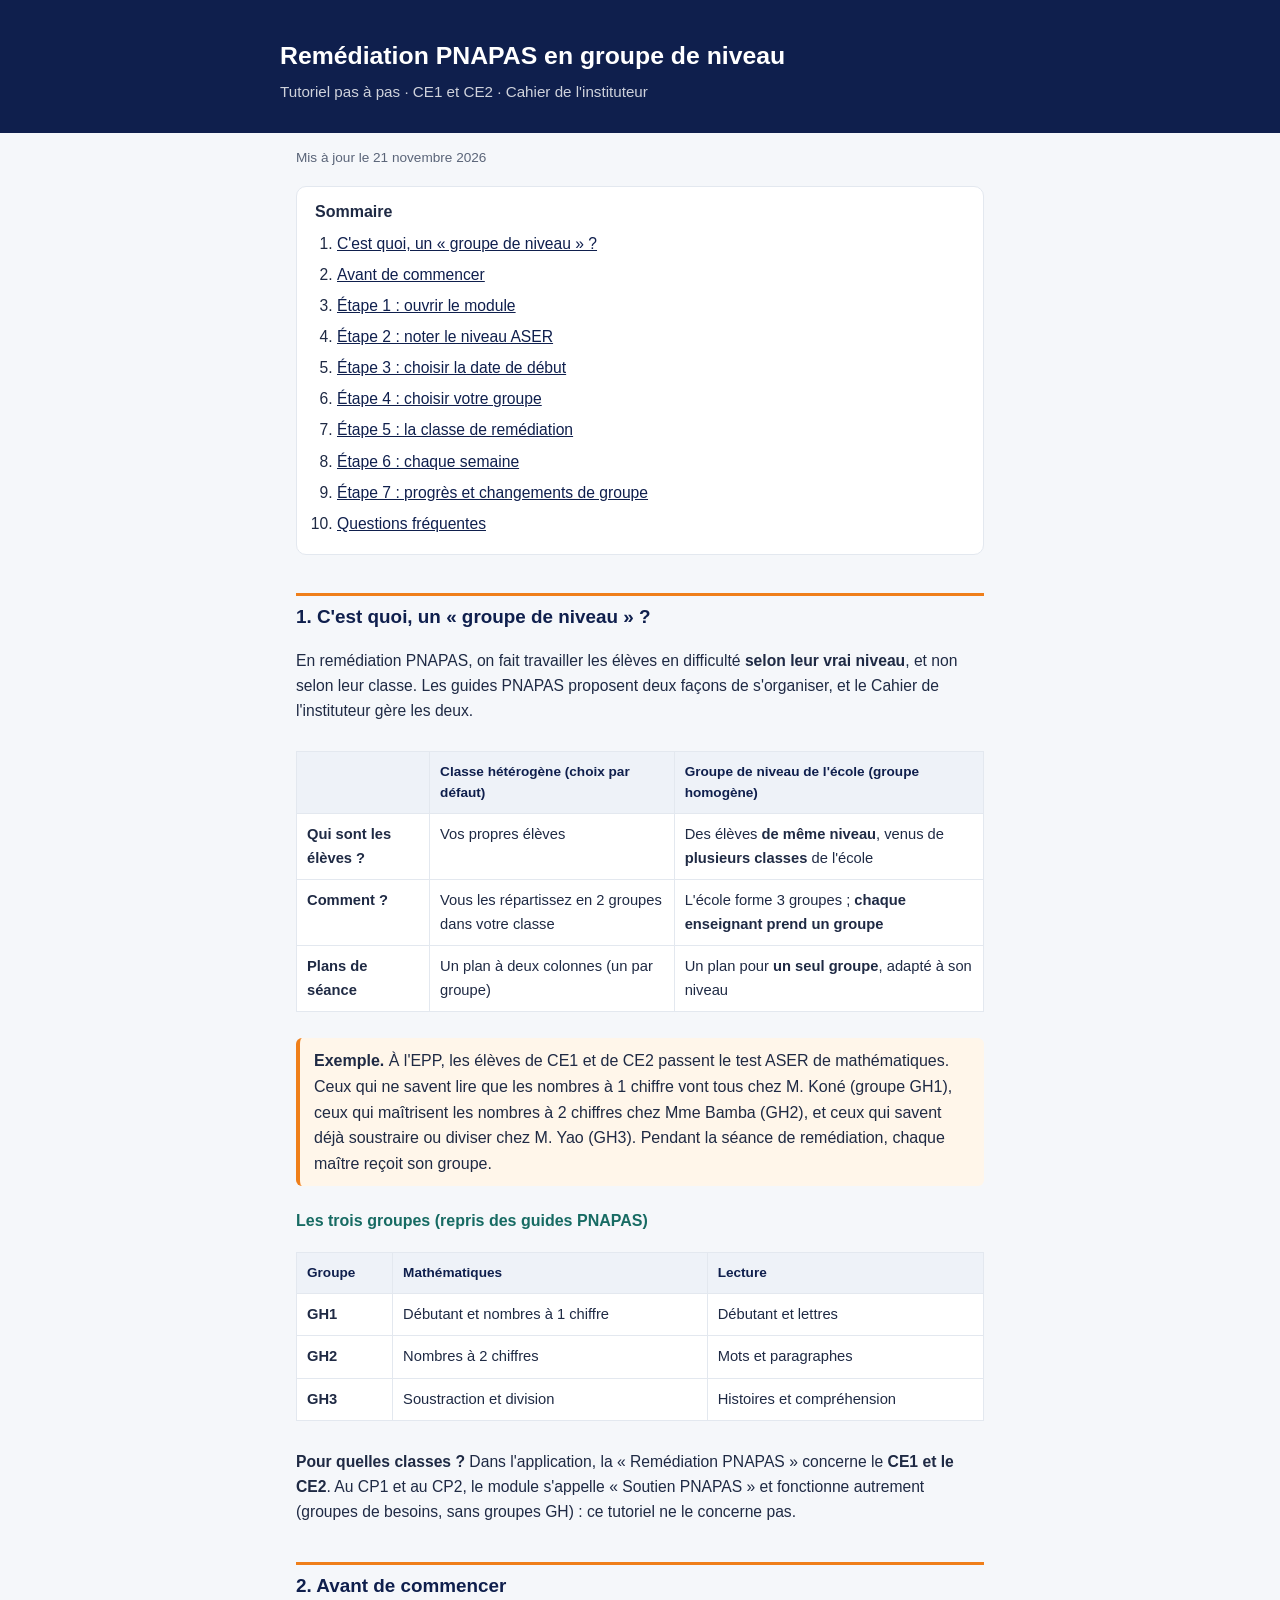
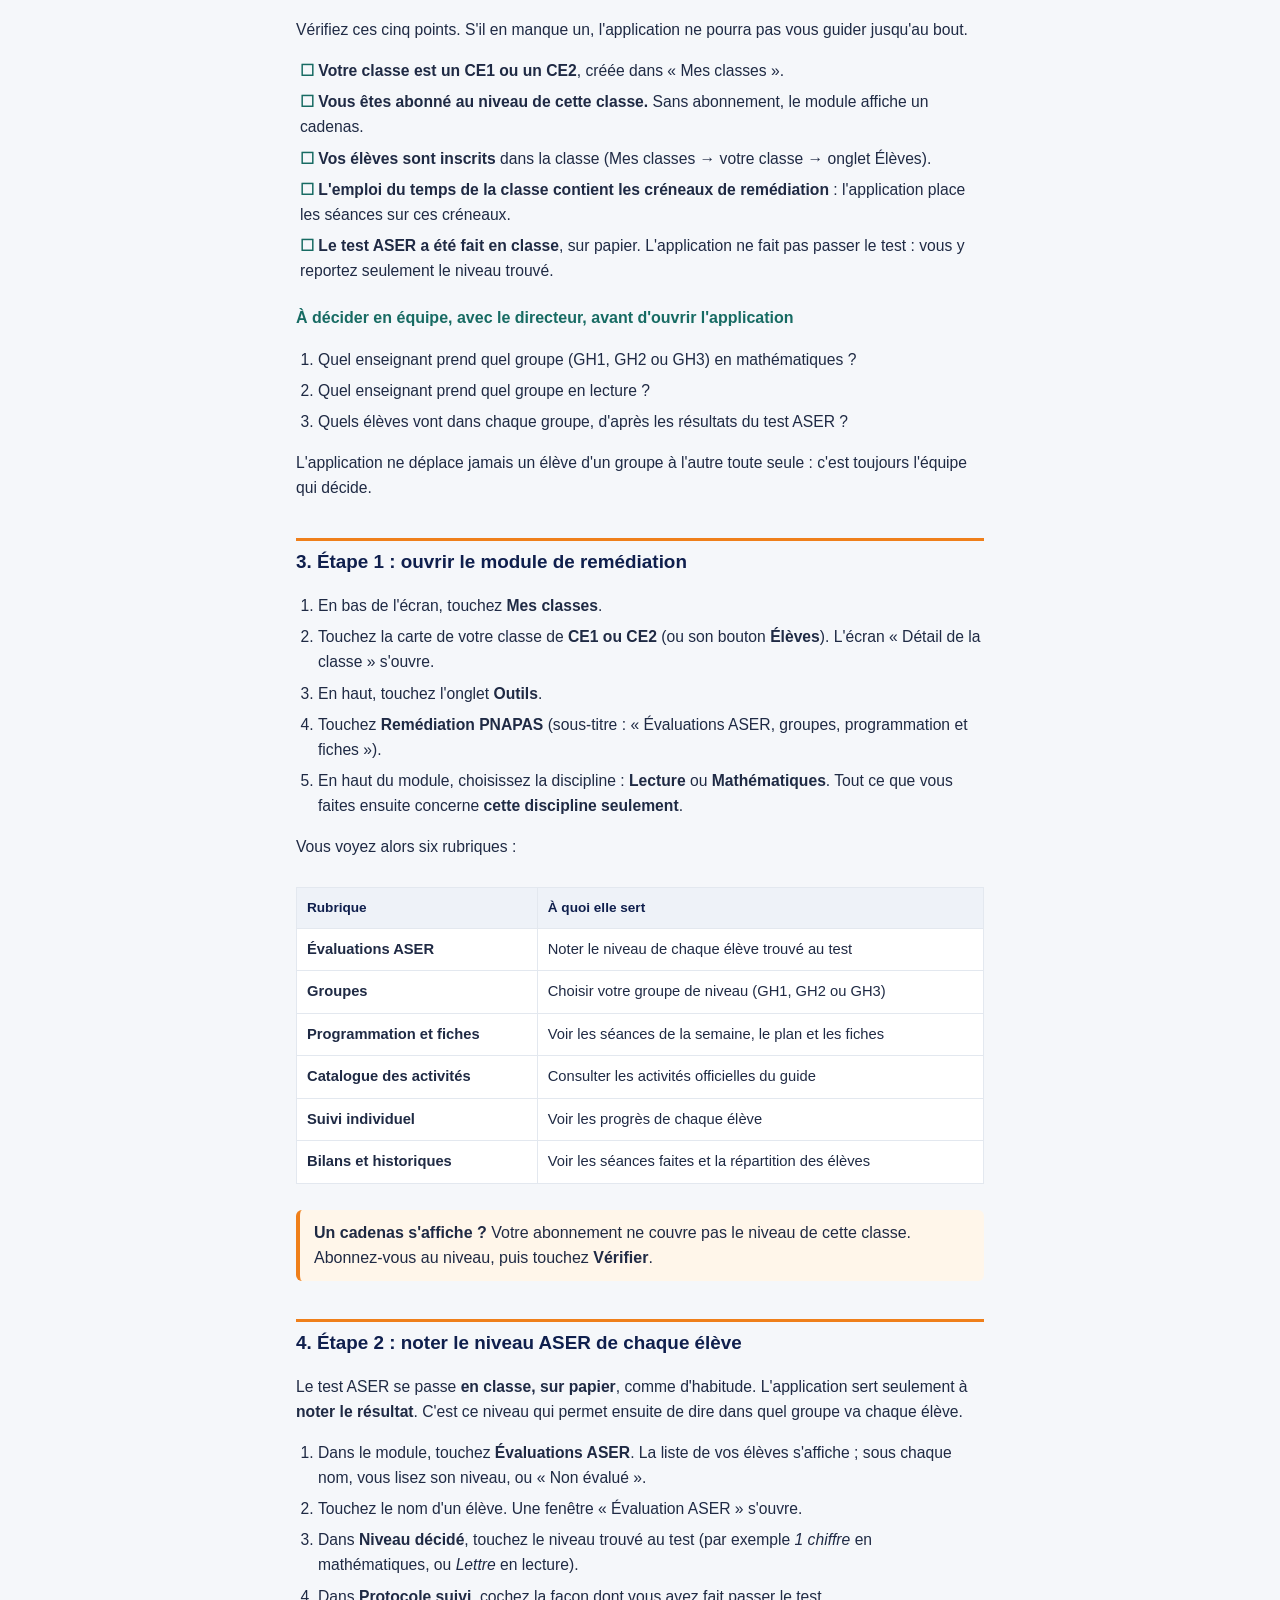
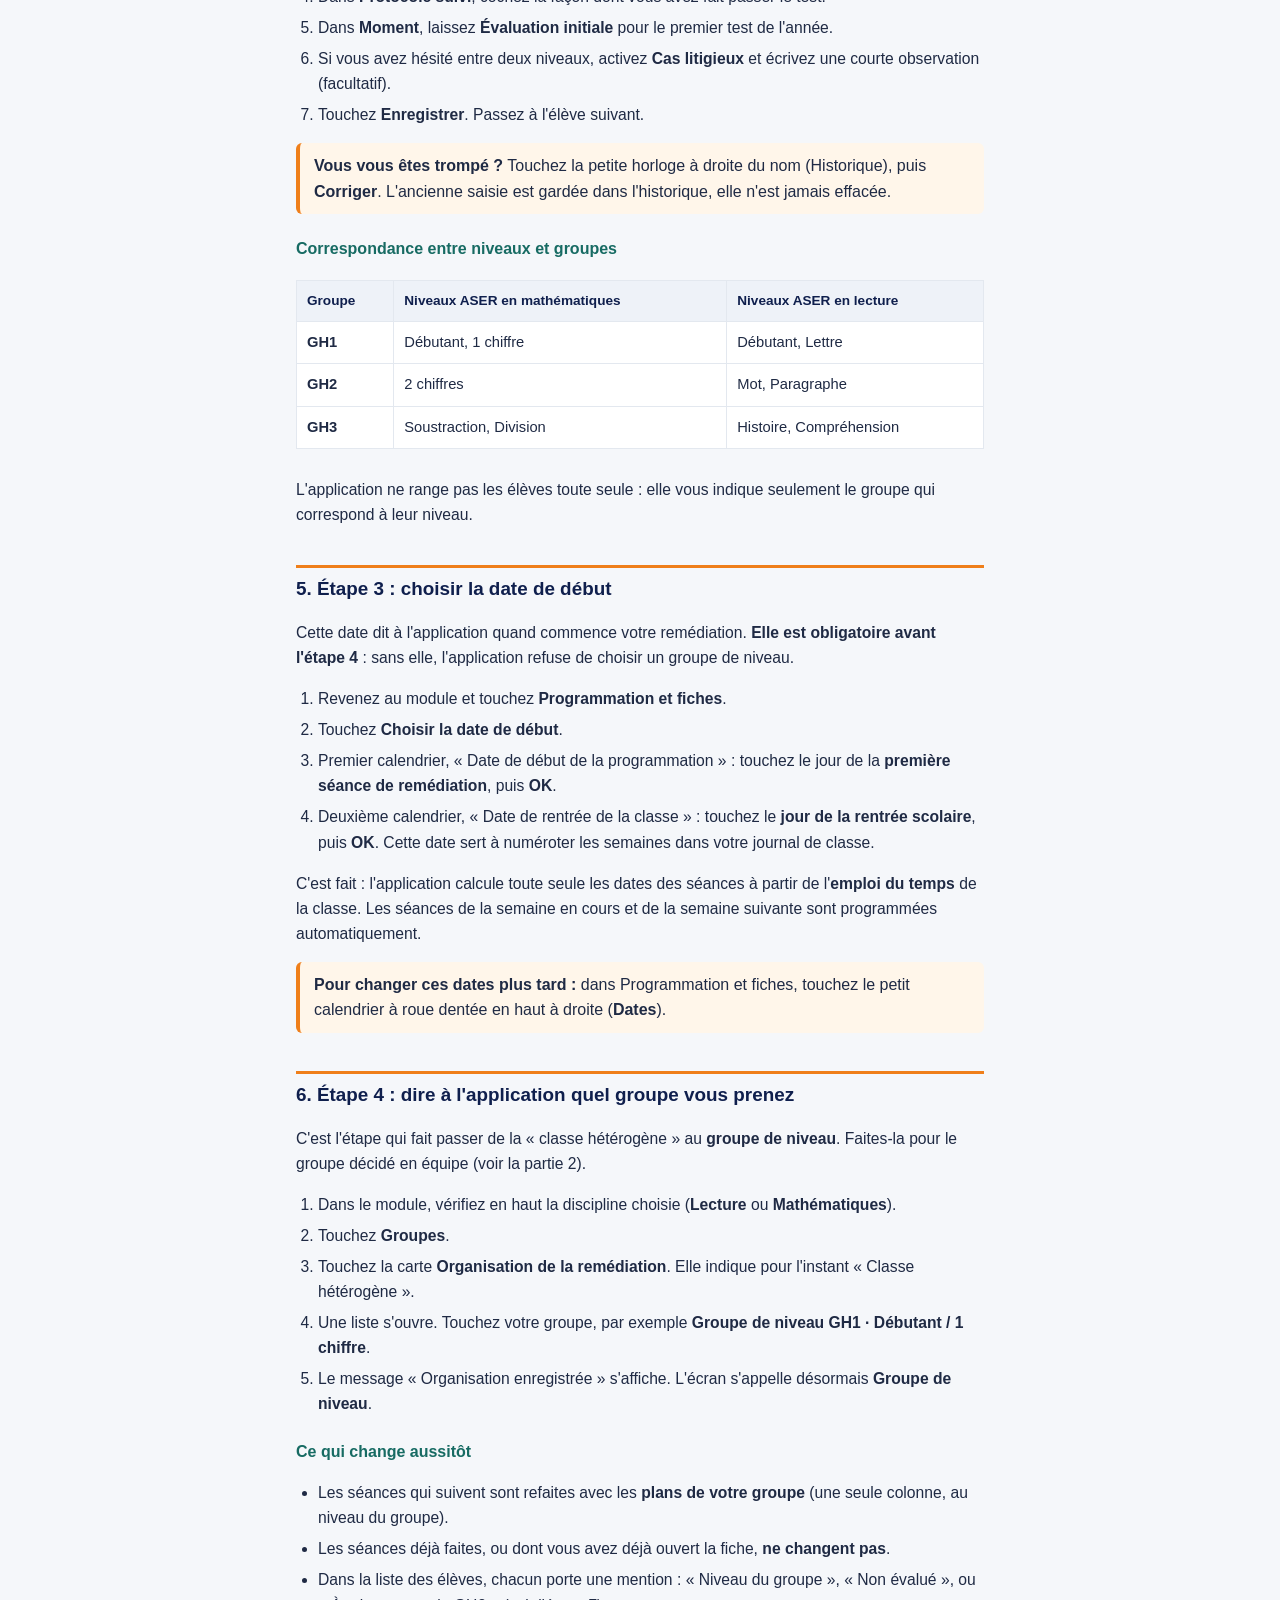
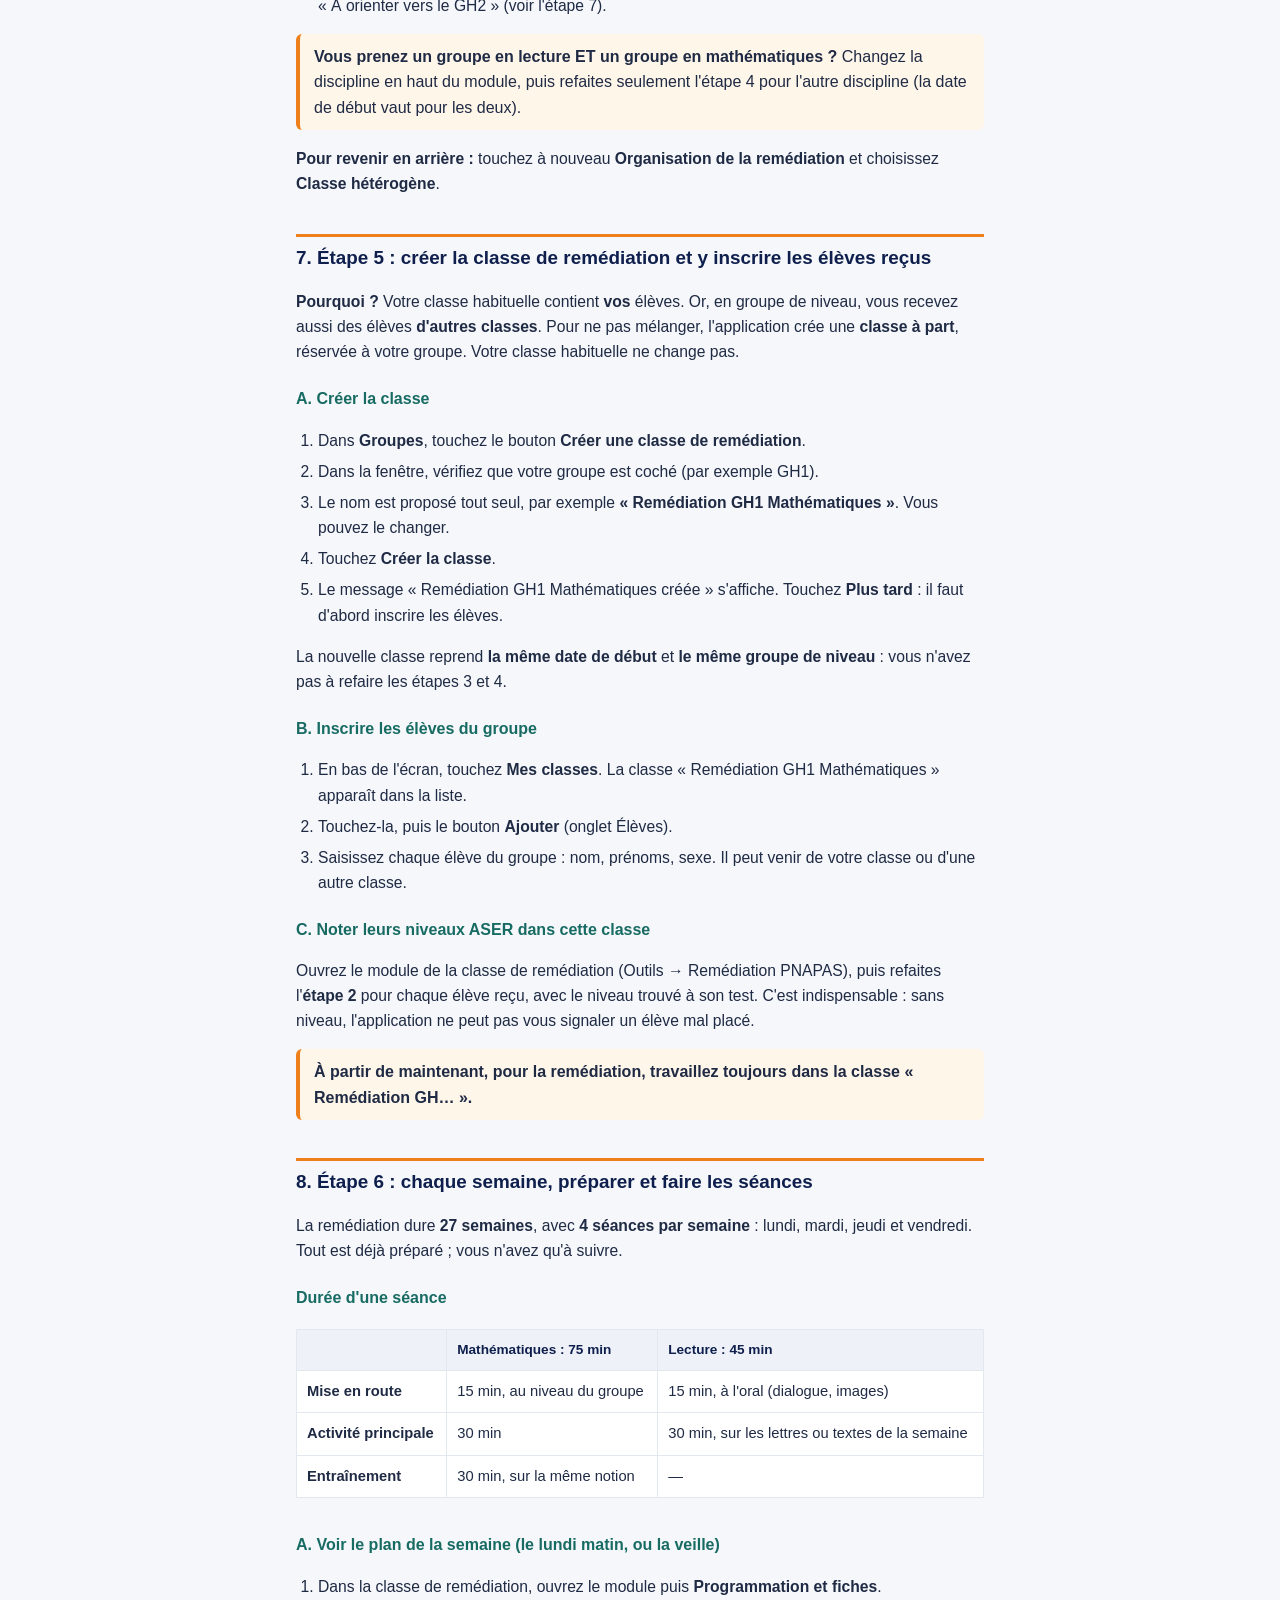
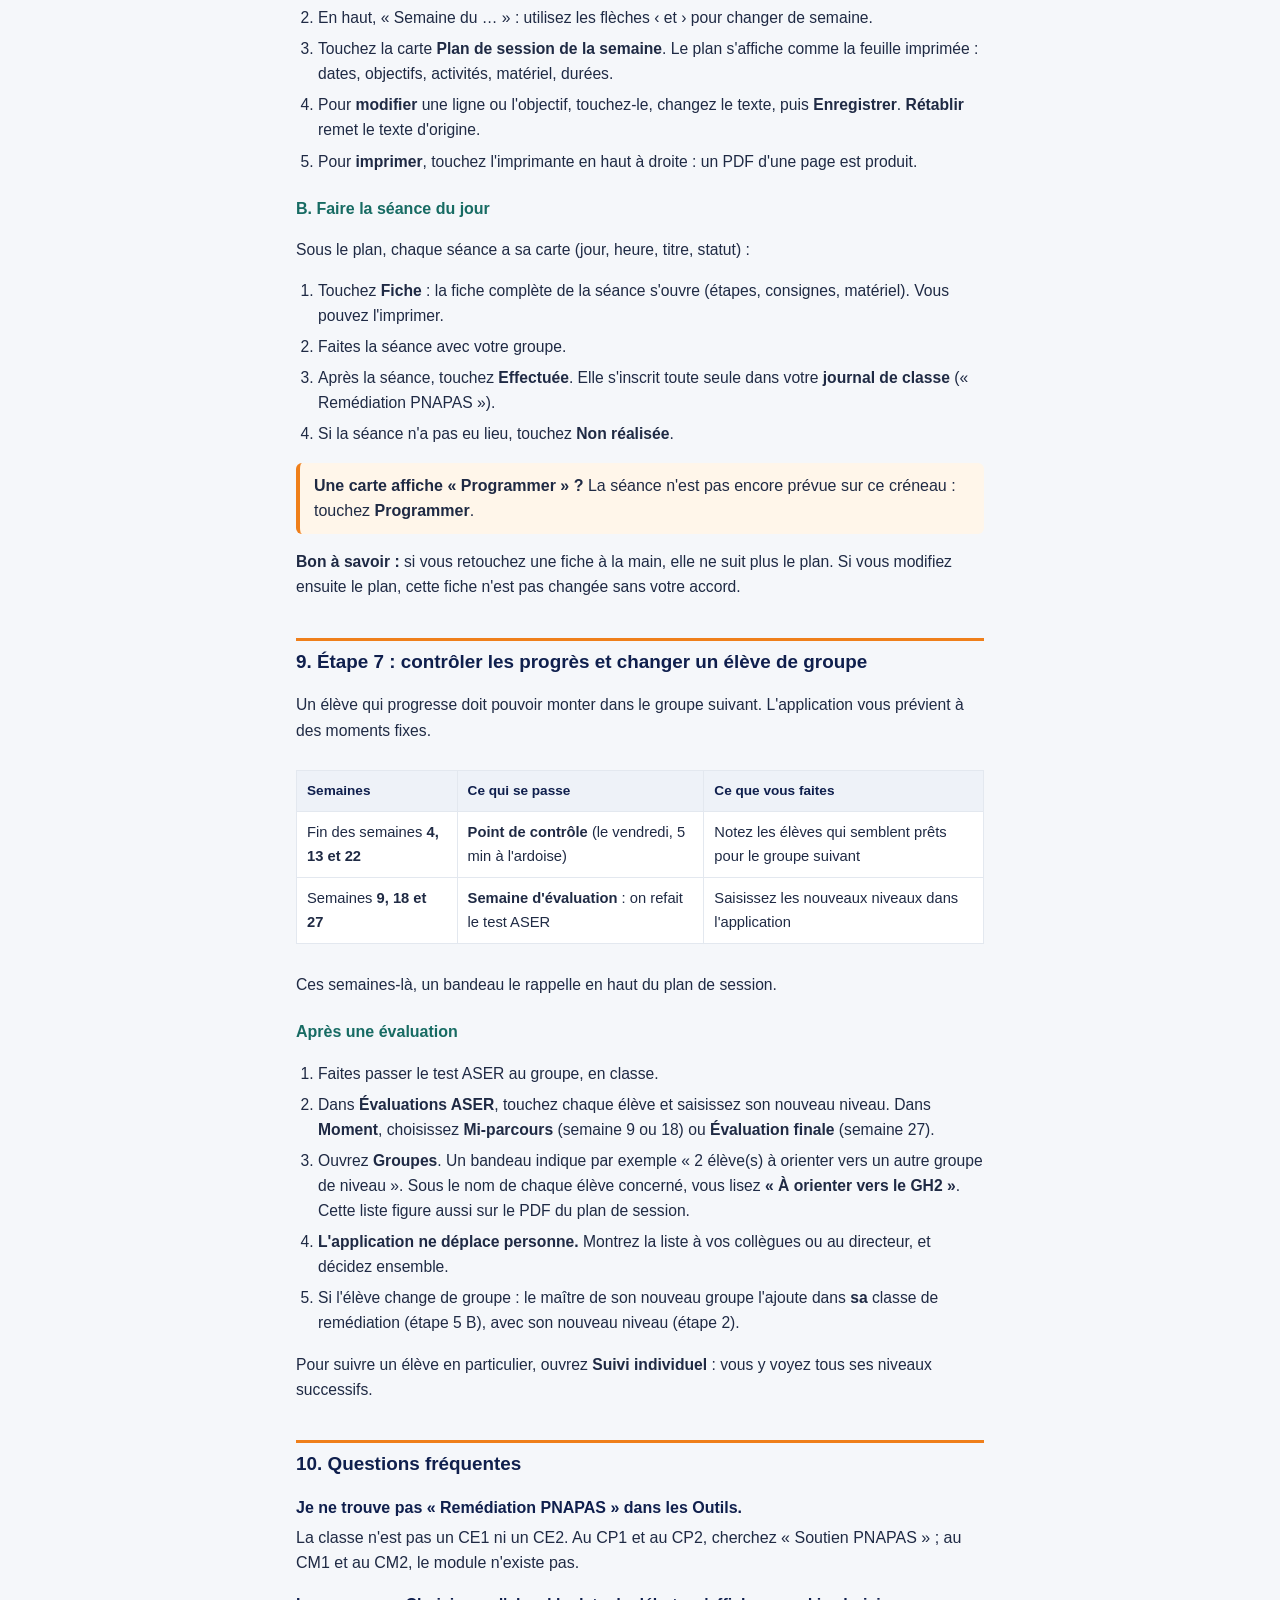
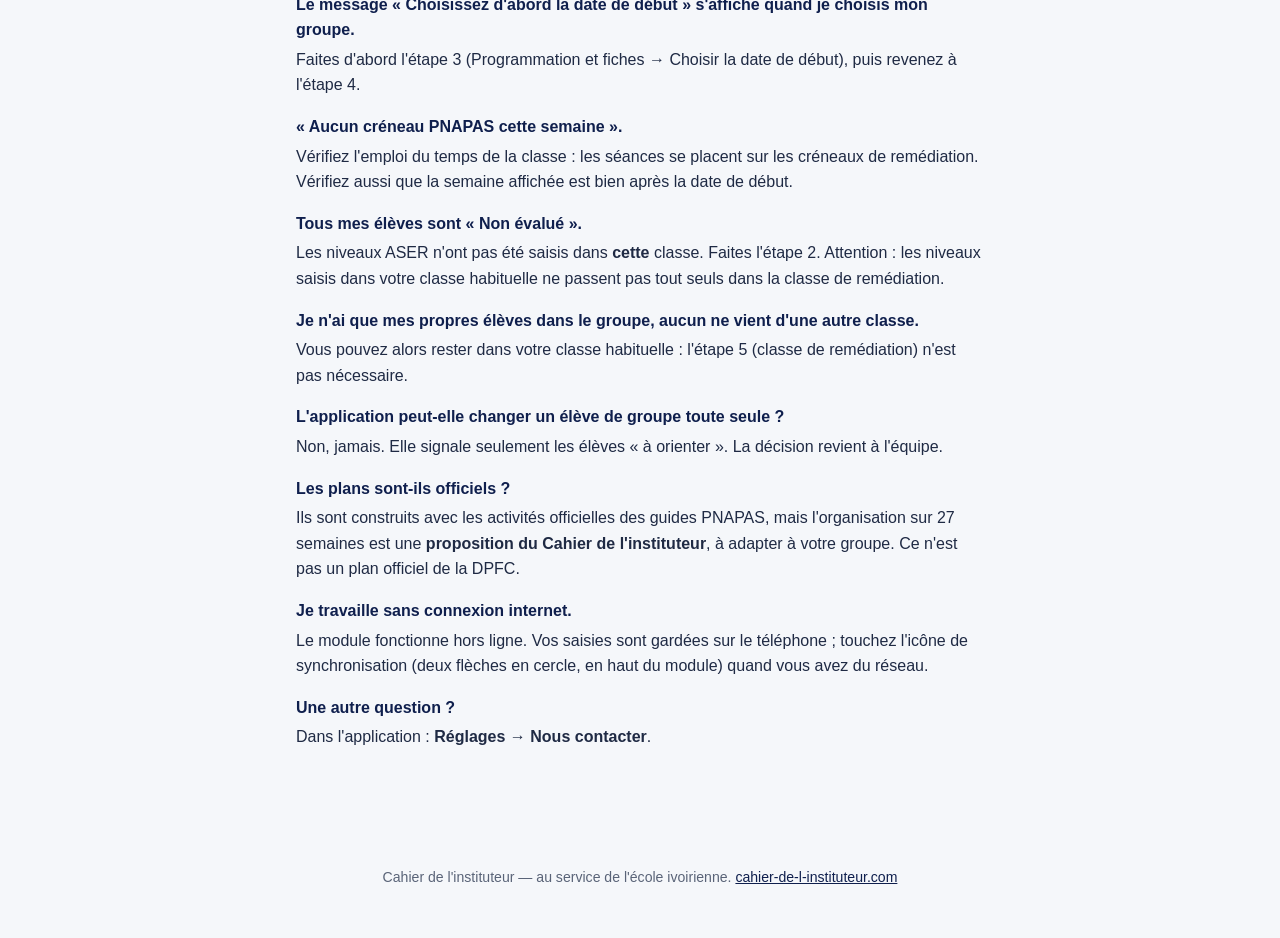
<file: aide/pnapas-groupes-de-niveau/index.html>
<!DOCTYPE html>
<html lang="fr">
<head>
<meta charset="UTF-8">
<meta name="viewport" content="width=device-width, initial-scale=1">
<title>Remédiation PNAPAS en groupe de niveau — Cahier de l'instituteur</title>
<meta name="description" content="Tutoriel pas à pas : organiser la remédiation PNAPAS en groupes de niveau (GH1, GH2, GH3) au CE1 et au CE2 avec le Cahier de l'instituteur.">
<style>
  :root{
    --marine:#0F1F4D;
    --orange:#ef7f1a;
    --vert:#176B63;
    --texte:#1F2A44;
    --texte-doux:#5A6478;
    --carte:#FFFFFF;
    --bordure:#E3E8EF;
    --fond:#F5F7FA;
    --note:#FFF6EA;
  }
  *{box-sizing:border-box;}
  body{margin:0;background:var(--fond);color:var(--texte);
    font-family:-apple-system,"Segoe UI",Roboto,Helvetica,Arial,sans-serif;line-height:1.6;}
  .wrap{max-width:720px;margin:0 auto;padding:0 16px 70px;}
  header{background:var(--marine);color:#fff;padding:40px 16px 28px;}
  header .inner{max-width:720px;margin:0 auto;}
  header h1{font-size:1.55rem;margin:0 0 8px;line-height:1.3;}
  header p{color:rgba(255,255,255,.8);margin:0;font-size:.95rem;}
  h2{font-size:1.18rem;color:var(--marine);margin:38px 0 10px;padding-top:6px;border-top:3px solid var(--orange);}
  h3{font-size:1rem;color:var(--vert);margin:22px 0 6px;}
  p,li{font-size:.98rem;}
  .maj{color:var(--texte-doux);font-size:.85rem;margin-top:14px;}
  table{width:100%;border-collapse:collapse;margin:12px 0;font-size:.92rem;background:var(--carte);}
  th,td{text-align:left;padding:9px 10px;border:1px solid var(--bordure);vertical-align:top;}
  th{background:#EEF2F8;color:var(--marine);font-size:.85rem;}
  .defilement{overflow-x:auto;}
  ol,ul{padding-left:22px;}
  li{margin:6px 0;}
  .note{background:var(--note);border-left:4px solid var(--orange);border-radius:6px;padding:10px 14px;margin:14px 0;}
  .sommaire{background:var(--carte);border:1px solid var(--bordure);border-radius:10px;padding:12px 18px;margin:18px 0;}
  .sommaire ol{margin:6px 0;}
  .faq dt{font-weight:700;margin-top:16px;color:var(--marine);}
  .faq dd{margin:4px 0 0 0;}
  .case{list-style:none;padding-left:4px;}
  .case li::before{content:"☐ ";color:var(--vert);font-weight:700;}
  a{color:var(--marine);}
  footer{padding:30px 16px 50px;color:var(--texte-doux);font-size:.88rem;text-align:center;}
  @media print{
    header{background:none;color:#000;padding:0 0 10px;}
    header p{color:#333;}
    body{background:#fff;}
    h2{break-after:avoid;}
    table,.note{break-inside:avoid;}
    .sommaire,footer{display:none;}
  }
</style>
</head>
<body>

<header>
  <div class="inner">
    <h1>Remédiation PNAPAS en groupe de niveau</h1>
    <p>Tutoriel pas à pas · CE1 et CE2 · Cahier de l'instituteur</p>
  </div>
</header>

<div class="wrap">
  <p class="maj">Mis à jour le 21 novembre 2026</p>

  <div class="sommaire">
    <b>Sommaire</b>
    <ol>
      <li><a href="#principe">C'est quoi, un « groupe de niveau » ?</a></li>
      <li><a href="#avant">Avant de commencer</a></li>
      <li><a href="#etape1">Étape 1 : ouvrir le module</a></li>
      <li><a href="#etape2">Étape 2 : noter le niveau ASER</a></li>
      <li><a href="#etape3">Étape 3 : choisir la date de début</a></li>
      <li><a href="#etape4">Étape 4 : choisir votre groupe</a></li>
      <li><a href="#etape5">Étape 5 : la classe de remédiation</a></li>
      <li><a href="#etape6">Étape 6 : chaque semaine</a></li>
      <li><a href="#etape7">Étape 7 : progrès et changements de groupe</a></li>
      <li><a href="#faq">Questions fréquentes</a></li>
    </ol>
  </div>

  <h2 id="principe">1. C'est quoi, un « groupe de niveau » ?</h2>
  <p>En remédiation PNAPAS, on fait travailler les élèves en difficulté <b>selon leur vrai niveau</b>, et non selon leur classe. Les guides PNAPAS proposent deux façons de s'organiser, et le Cahier de l'instituteur gère les deux.</p>
  <div class="defilement"><table>
    <tr><th></th><th>Classe hétérogène (choix par défaut)</th><th>Groupe de niveau de l'école (groupe homogène)</th></tr>
    <tr><td><b>Qui sont les élèves ?</b></td><td>Vos propres élèves</td><td>Des élèves <b>de même niveau</b>, venus de <b>plusieurs classes</b> de l'école</td></tr>
    <tr><td><b>Comment ?</b></td><td>Vous les répartissez en 2 groupes dans votre classe</td><td>L'école forme 3 groupes ; <b>chaque enseignant prend un groupe</b></td></tr>
    <tr><td><b>Plans de séance</b></td><td>Un plan à deux colonnes (un par groupe)</td><td>Un plan pour <b>un seul groupe</b>, adapté à son niveau</td></tr>
  </table></div>
  <div class="note"><b>Exemple.</b> À l'EPP, les élèves de CE1 et de CE2 passent le test ASER de mathématiques. Ceux qui ne savent lire que les nombres à 1 chiffre vont tous chez M. Koné (groupe GH1), ceux qui maîtrisent les nombres à 2 chiffres chez Mme Bamba (GH2), et ceux qui savent déjà soustraire ou diviser chez M. Yao (GH3). Pendant la séance de remédiation, chaque maître reçoit son groupe.</div>
  <h3>Les trois groupes (repris des guides PNAPAS)</h3>
  <div class="defilement"><table>
    <tr><th>Groupe</th><th>Mathématiques</th><th>Lecture</th></tr>
    <tr><td><b>GH1</b></td><td>Débutant et nombres à 1 chiffre</td><td>Débutant et lettres</td></tr>
    <tr><td><b>GH2</b></td><td>Nombres à 2 chiffres</td><td>Mots et paragraphes</td></tr>
    <tr><td><b>GH3</b></td><td>Soustraction et division</td><td>Histoires et compréhension</td></tr>
  </table></div>
  <p><b>Pour quelles classes ?</b> Dans l'application, la « Remédiation PNAPAS » concerne le <b>CE1 et le CE2</b>. Au CP1 et au CP2, le module s'appelle « Soutien PNAPAS » et fonctionne autrement (groupes de besoins, sans groupes GH) : ce tutoriel ne le concerne pas.</p>

  <h2 id="avant">2. Avant de commencer</h2>
  <p>Vérifiez ces cinq points. S'il en manque un, l'application ne pourra pas vous guider jusqu'au bout.</p>
  <ul class="case">
    <li><b>Votre classe est un CE1 ou un CE2</b>, créée dans « Mes classes ».</li>
    <li><b>Vous êtes abonné au niveau de cette classe.</b> Sans abonnement, le module affiche un cadenas.</li>
    <li><b>Vos élèves sont inscrits</b> dans la classe (Mes classes → votre classe → onglet Élèves).</li>
    <li><b>L'emploi du temps de la classe contient les créneaux de remédiation</b> : l'application place les séances sur ces créneaux.</li>
    <li><b>Le test ASER a été fait en classe</b>, sur papier. L'application ne fait pas passer le test : vous y reportez seulement le niveau trouvé.</li>
  </ul>
  <h3>À décider en équipe, avec le directeur, avant d'ouvrir l'application</h3>
  <ol>
    <li>Quel enseignant prend quel groupe (GH1, GH2 ou GH3) en mathématiques ?</li>
    <li>Quel enseignant prend quel groupe en lecture ?</li>
    <li>Quels élèves vont dans chaque groupe, d'après les résultats du test ASER ?</li>
  </ol>
  <p>L'application ne déplace jamais un élève d'un groupe à l'autre toute seule : c'est toujours l'équipe qui décide.</p>

  <h2 id="etape1">3. Étape 1 : ouvrir le module de remédiation</h2>
  <ol>
    <li>En bas de l'écran, touchez <b>Mes classes</b>.</li>
    <li>Touchez la carte de votre classe de <b>CE1 ou CE2</b> (ou son bouton <b>Élèves</b>). L'écran « Détail de la classe » s'ouvre.</li>
    <li>En haut, touchez l'onglet <b>Outils</b>.</li>
    <li>Touchez <b>Remédiation PNAPAS</b> (sous-titre : « Évaluations ASER, groupes, programmation et fiches »).</li>
    <li>En haut du module, choisissez la discipline : <b>Lecture</b> ou <b>Mathématiques</b>. Tout ce que vous faites ensuite concerne <b>cette discipline seulement</b>.</li>
  </ol>
  <p>Vous voyez alors six rubriques :</p>
  <div class="defilement"><table>
    <tr><th>Rubrique</th><th>À quoi elle sert</th></tr>
    <tr><td><b>Évaluations ASER</b></td><td>Noter le niveau de chaque élève trouvé au test</td></tr>
    <tr><td><b>Groupes</b></td><td>Choisir votre groupe de niveau (GH1, GH2 ou GH3)</td></tr>
    <tr><td><b>Programmation et fiches</b></td><td>Voir les séances de la semaine, le plan et les fiches</td></tr>
    <tr><td><b>Catalogue des activités</b></td><td>Consulter les activités officielles du guide</td></tr>
    <tr><td><b>Suivi individuel</b></td><td>Voir les progrès de chaque élève</td></tr>
    <tr><td><b>Bilans et historiques</b></td><td>Voir les séances faites et la répartition des élèves</td></tr>
  </table></div>
  <div class="note"><b>Un cadenas s'affiche ?</b> Votre abonnement ne couvre pas le niveau de cette classe. Abonnez-vous au niveau, puis touchez <b>Vérifier</b>.</div>

  <h2 id="etape2">4. Étape 2 : noter le niveau ASER de chaque élève</h2>
  <p>Le test ASER se passe <b>en classe, sur papier</b>, comme d'habitude. L'application sert seulement à <b>noter le résultat</b>. C'est ce niveau qui permet ensuite de dire dans quel groupe va chaque élève.</p>
  <ol>
    <li>Dans le module, touchez <b>Évaluations ASER</b>. La liste de vos élèves s'affiche ; sous chaque nom, vous lisez son niveau, ou « Non évalué ».</li>
    <li>Touchez le nom d'un élève. Une fenêtre « Évaluation ASER » s'ouvre.</li>
    <li>Dans <b>Niveau décidé</b>, touchez le niveau trouvé au test (par exemple <i>1 chiffre</i> en mathématiques, ou <i>Lettre</i> en lecture).</li>
    <li>Dans <b>Protocole suivi</b>, cochez la façon dont vous avez fait passer le test.</li>
    <li>Dans <b>Moment</b>, laissez <b>Évaluation initiale</b> pour le premier test de l'année.</li>
    <li>Si vous avez hésité entre deux niveaux, activez <b>Cas litigieux</b> et écrivez une courte observation (facultatif).</li>
    <li>Touchez <b>Enregistrer</b>. Passez à l'élève suivant.</li>
  </ol>
  <div class="note"><b>Vous vous êtes trompé ?</b> Touchez la petite horloge à droite du nom (Historique), puis <b>Corriger</b>. L'ancienne saisie est gardée dans l'historique, elle n'est jamais effacée.</div>
  <h3>Correspondance entre niveaux et groupes</h3>
  <div class="defilement"><table>
    <tr><th>Groupe</th><th>Niveaux ASER en mathématiques</th><th>Niveaux ASER en lecture</th></tr>
    <tr><td><b>GH1</b></td><td>Débutant, 1 chiffre</td><td>Débutant, Lettre</td></tr>
    <tr><td><b>GH2</b></td><td>2 chiffres</td><td>Mot, Paragraphe</td></tr>
    <tr><td><b>GH3</b></td><td>Soustraction, Division</td><td>Histoire, Compréhension</td></tr>
  </table></div>
  <p>L'application ne range pas les élèves toute seule : elle vous indique seulement le groupe qui correspond à leur niveau.</p>

  <h2 id="etape3">5. Étape 3 : choisir la date de début</h2>
  <p>Cette date dit à l'application quand commence votre remédiation. <b>Elle est obligatoire avant l'étape 4</b> : sans elle, l'application refuse de choisir un groupe de niveau.</p>
  <ol>
    <li>Revenez au module et touchez <b>Programmation et fiches</b>.</li>
    <li>Touchez <b>Choisir la date de début</b>.</li>
    <li>Premier calendrier, « Date de début de la programmation » : touchez le jour de la <b>première séance de remédiation</b>, puis <b>OK</b>.</li>
    <li>Deuxième calendrier, « Date de rentrée de la classe » : touchez le <b>jour de la rentrée scolaire</b>, puis <b>OK</b>. Cette date sert à numéroter les semaines dans votre journal de classe.</li>
  </ol>
  <p>C'est fait : l'application calcule toute seule les dates des séances à partir de l'<b>emploi du temps</b> de la classe. Les séances de la semaine en cours et de la semaine suivante sont programmées automatiquement.</p>
  <div class="note"><b>Pour changer ces dates plus tard :</b> dans Programmation et fiches, touchez le petit calendrier à roue dentée en haut à droite (<b>Dates</b>).</div>

  <h2 id="etape4">6. Étape 4 : dire à l'application quel groupe vous prenez</h2>
  <p>C'est l'étape qui fait passer de la « classe hétérogène » au <b>groupe de niveau</b>. Faites-la pour le groupe décidé en équipe (voir la partie 2).</p>
  <ol>
    <li>Dans le module, vérifiez en haut la discipline choisie (<b>Lecture</b> ou <b>Mathématiques</b>).</li>
    <li>Touchez <b>Groupes</b>.</li>
    <li>Touchez la carte <b>Organisation de la remédiation</b>. Elle indique pour l'instant « Classe hétérogène ».</li>
    <li>Une liste s'ouvre. Touchez votre groupe, par exemple <b>Groupe de niveau GH1 · Débutant / 1 chiffre</b>.</li>
    <li>Le message « Organisation enregistrée » s'affiche. L'écran s'appelle désormais <b>Groupe de niveau</b>.</li>
  </ol>
  <h3>Ce qui change aussitôt</h3>
  <ul>
    <li>Les séances qui suivent sont refaites avec les <b>plans de votre groupe</b> (une seule colonne, au niveau du groupe).</li>
    <li>Les séances déjà faites, ou dont vous avez déjà ouvert la fiche, <b>ne changent pas</b>.</li>
    <li>Dans la liste des élèves, chacun porte une mention : « Niveau du groupe », « Non évalué », ou « À orienter vers le GH2 » (voir l'étape 7).</li>
  </ul>
  <div class="note"><b>Vous prenez un groupe en lecture ET un groupe en mathématiques ?</b> Changez la discipline en haut du module, puis refaites seulement l'étape 4 pour l'autre discipline (la date de début vaut pour les deux).</div>
  <p><b>Pour revenir en arrière :</b> touchez à nouveau <b>Organisation de la remédiation</b> et choisissez <b>Classe hétérogène</b>.</p>

  <h2 id="etape5">7. Étape 5 : créer la classe de remédiation et y inscrire les élèves reçus</h2>
  <p><b>Pourquoi ?</b> Votre classe habituelle contient <b>vos</b> élèves. Or, en groupe de niveau, vous recevez aussi des élèves <b>d'autres classes</b>. Pour ne pas mélanger, l'application crée une <b>classe à part</b>, réservée à votre groupe. Votre classe habituelle ne change pas.</p>
  <h3>A. Créer la classe</h3>
  <ol>
    <li>Dans <b>Groupes</b>, touchez le bouton <b>Créer une classe de remédiation</b>.</li>
    <li>Dans la fenêtre, vérifiez que votre groupe est coché (par exemple GH1).</li>
    <li>Le nom est proposé tout seul, par exemple <b>« Remédiation GH1 Mathématiques »</b>. Vous pouvez le changer.</li>
    <li>Touchez <b>Créer la classe</b>.</li>
    <li>Le message « Remédiation GH1 Mathématiques créée » s'affiche. Touchez <b>Plus tard</b> : il faut d'abord inscrire les élèves.</li>
  </ol>
  <p>La nouvelle classe reprend <b>la même date de début</b> et <b>le même groupe de niveau</b> : vous n'avez pas à refaire les étapes 3 et 4.</p>
  <h3>B. Inscrire les élèves du groupe</h3>
  <ol>
    <li>En bas de l'écran, touchez <b>Mes classes</b>. La classe « Remédiation GH1 Mathématiques » apparaît dans la liste.</li>
    <li>Touchez-la, puis le bouton <b>Ajouter</b> (onglet Élèves).</li>
    <li>Saisissez chaque élève du groupe : nom, prénoms, sexe. Il peut venir de votre classe ou d'une autre classe.</li>
  </ol>
  <h3>C. Noter leurs niveaux ASER dans cette classe</h3>
  <p>Ouvrez le module de la classe de remédiation (Outils → Remédiation PNAPAS), puis refaites l'<b>étape 2</b> pour chaque élève reçu, avec le niveau trouvé à son test. C'est indispensable : sans niveau, l'application ne peut pas vous signaler un élève mal placé.</p>
  <div class="note"><b>À partir de maintenant, pour la remédiation, travaillez toujours dans la classe « Remédiation GH… ».</b></div>

  <h2 id="etape6">8. Étape 6 : chaque semaine, préparer et faire les séances</h2>
  <p>La remédiation dure <b>27 semaines</b>, avec <b>4 séances par semaine</b> : lundi, mardi, jeudi et vendredi. Tout est déjà préparé ; vous n'avez qu'à suivre.</p>
  <h3>Durée d'une séance</h3>
  <div class="defilement"><table>
    <tr><th></th><th>Mathématiques : 75 min</th><th>Lecture : 45 min</th></tr>
    <tr><td><b>Mise en route</b></td><td>15 min, au niveau du groupe</td><td>15 min, à l'oral (dialogue, images)</td></tr>
    <tr><td><b>Activité principale</b></td><td>30 min</td><td>30 min, sur les lettres ou textes de la semaine</td></tr>
    <tr><td><b>Entraînement</b></td><td>30 min, sur la même notion</td><td>—</td></tr>
  </table></div>
  <h3>A. Voir le plan de la semaine (le lundi matin, ou la veille)</h3>
  <ol>
    <li>Dans la classe de remédiation, ouvrez le module puis <b>Programmation et fiches</b>.</li>
    <li>En haut, « Semaine du … » : utilisez les flèches ‹ et › pour changer de semaine.</li>
    <li>Touchez la carte <b>Plan de session de la semaine</b>. Le plan s'affiche comme la feuille imprimée : dates, objectifs, activités, matériel, durées.</li>
    <li>Pour <b>modifier</b> une ligne ou l'objectif, touchez-le, changez le texte, puis <b>Enregistrer</b>. <b>Rétablir</b> remet le texte d'origine.</li>
    <li>Pour <b>imprimer</b>, touchez l'imprimante en haut à droite : un PDF d'une page est produit.</li>
  </ol>
  <h3>B. Faire la séance du jour</h3>
  <p>Sous le plan, chaque séance a sa carte (jour, heure, titre, statut) :</p>
  <ol>
    <li>Touchez <b>Fiche</b> : la fiche complète de la séance s'ouvre (étapes, consignes, matériel). Vous pouvez l'imprimer.</li>
    <li>Faites la séance avec votre groupe.</li>
    <li>Après la séance, touchez <b>Effectuée</b>. Elle s'inscrit toute seule dans votre <b>journal de classe</b> (« Remédiation PNAPAS »).</li>
    <li>Si la séance n'a pas eu lieu, touchez <b>Non réalisée</b>.</li>
  </ol>
  <div class="note"><b>Une carte affiche « Programmer » ?</b> La séance n'est pas encore prévue sur ce créneau : touchez <b>Programmer</b>.</div>
  <p><b>Bon à savoir :</b> si vous retouchez une fiche à la main, elle ne suit plus le plan. Si vous modifiez ensuite le plan, cette fiche n'est pas changée sans votre accord.</p>

  <h2 id="etape7">9. Étape 7 : contrôler les progrès et changer un élève de groupe</h2>
  <p>Un élève qui progresse doit pouvoir monter dans le groupe suivant. L'application vous prévient à des moments fixes.</p>
  <div class="defilement"><table>
    <tr><th>Semaines</th><th>Ce qui se passe</th><th>Ce que vous faites</th></tr>
    <tr><td>Fin des semaines <b>4, 13 et 22</b></td><td><b>Point de contrôle</b> (le vendredi, 5 min à l'ardoise)</td><td>Notez les élèves qui semblent prêts pour le groupe suivant</td></tr>
    <tr><td>Semaines <b>9, 18 et 27</b></td><td><b>Semaine d'évaluation</b> : on refait le test ASER</td><td>Saisissez les nouveaux niveaux dans l'application</td></tr>
  </table></div>
  <p>Ces semaines-là, un bandeau le rappelle en haut du plan de session.</p>
  <h3>Après une évaluation</h3>
  <ol>
    <li>Faites passer le test ASER au groupe, en classe.</li>
    <li>Dans <b>Évaluations ASER</b>, touchez chaque élève et saisissez son nouveau niveau. Dans <b>Moment</b>, choisissez <b>Mi-parcours</b> (semaine 9 ou 18) ou <b>Évaluation finale</b> (semaine 27).</li>
    <li>Ouvrez <b>Groupes</b>. Un bandeau indique par exemple « 2 élève(s) à orienter vers un autre groupe de niveau ». Sous le nom de chaque élève concerné, vous lisez <b>« À orienter vers le GH2 »</b>. Cette liste figure aussi sur le PDF du plan de session.</li>
    <li><b>L'application ne déplace personne.</b> Montrez la liste à vos collègues ou au directeur, et décidez ensemble.</li>
    <li>Si l'élève change de groupe : le maître de son nouveau groupe l'ajoute dans <b>sa</b> classe de remédiation (étape 5 B), avec son nouveau niveau (étape 2).</li>
  </ol>
  <p>Pour suivre un élève en particulier, ouvrez <b>Suivi individuel</b> : vous y voyez tous ses niveaux successifs.</p>

  <h2 id="faq">10. Questions fréquentes</h2>
  <dl class="faq">
    <dt>Je ne trouve pas « Remédiation PNAPAS » dans les Outils.</dt>
    <dd>La classe n'est pas un CE1 ni un CE2. Au CP1 et au CP2, cherchez « Soutien PNAPAS » ; au CM1 et au CM2, le module n'existe pas.</dd>
    <dt>Le message « Choisissez d'abord la date de début » s'affiche quand je choisis mon groupe.</dt>
    <dd>Faites d'abord l'étape 3 (Programmation et fiches → Choisir la date de début), puis revenez à l'étape 4.</dd>
    <dt>« Aucun créneau PNAPAS cette semaine ».</dt>
    <dd>Vérifiez l'emploi du temps de la classe : les séances se placent sur les créneaux de remédiation. Vérifiez aussi que la semaine affichée est bien après la date de début.</dd>
    <dt>Tous mes élèves sont « Non évalué ».</dt>
    <dd>Les niveaux ASER n'ont pas été saisis dans <b>cette</b> classe. Faites l'étape 2. Attention : les niveaux saisis dans votre classe habituelle ne passent pas tout seuls dans la classe de remédiation.</dd>
    <dt>Je n'ai que mes propres élèves dans le groupe, aucun ne vient d'une autre classe.</dt>
    <dd>Vous pouvez alors rester dans votre classe habituelle : l'étape 5 (classe de remédiation) n'est pas nécessaire.</dd>
    <dt>L'application peut-elle changer un élève de groupe toute seule ?</dt>
    <dd>Non, jamais. Elle signale seulement les élèves « à orienter ». La décision revient à l'équipe.</dd>
    <dt>Les plans sont-ils officiels ?</dt>
    <dd>Ils sont construits avec les activités officielles des guides PNAPAS, mais l'organisation sur 27 semaines est une <b>proposition du Cahier de l'instituteur</b>, à adapter à votre groupe. Ce n'est pas un plan officiel de la DPFC.</dd>
    <dt>Je travaille sans connexion internet.</dt>
    <dd>Le module fonctionne hors ligne. Vos saisies sont gardées sur le téléphone ; touchez l'icône de synchronisation (deux flèches en cercle, en haut du module) quand vous avez du réseau.</dd>
    <dt>Une autre question ?</dt>
    <dd>Dans l'application : <b>Réglages → Nous contacter</b>.</dd>
  </dl>
</div>

<footer>Cahier de l'instituteur — au service de l'école ivoirienne. <a href="/">cahier-de-l-instituteur.com</a></footer>

</body>
</html>
</file>
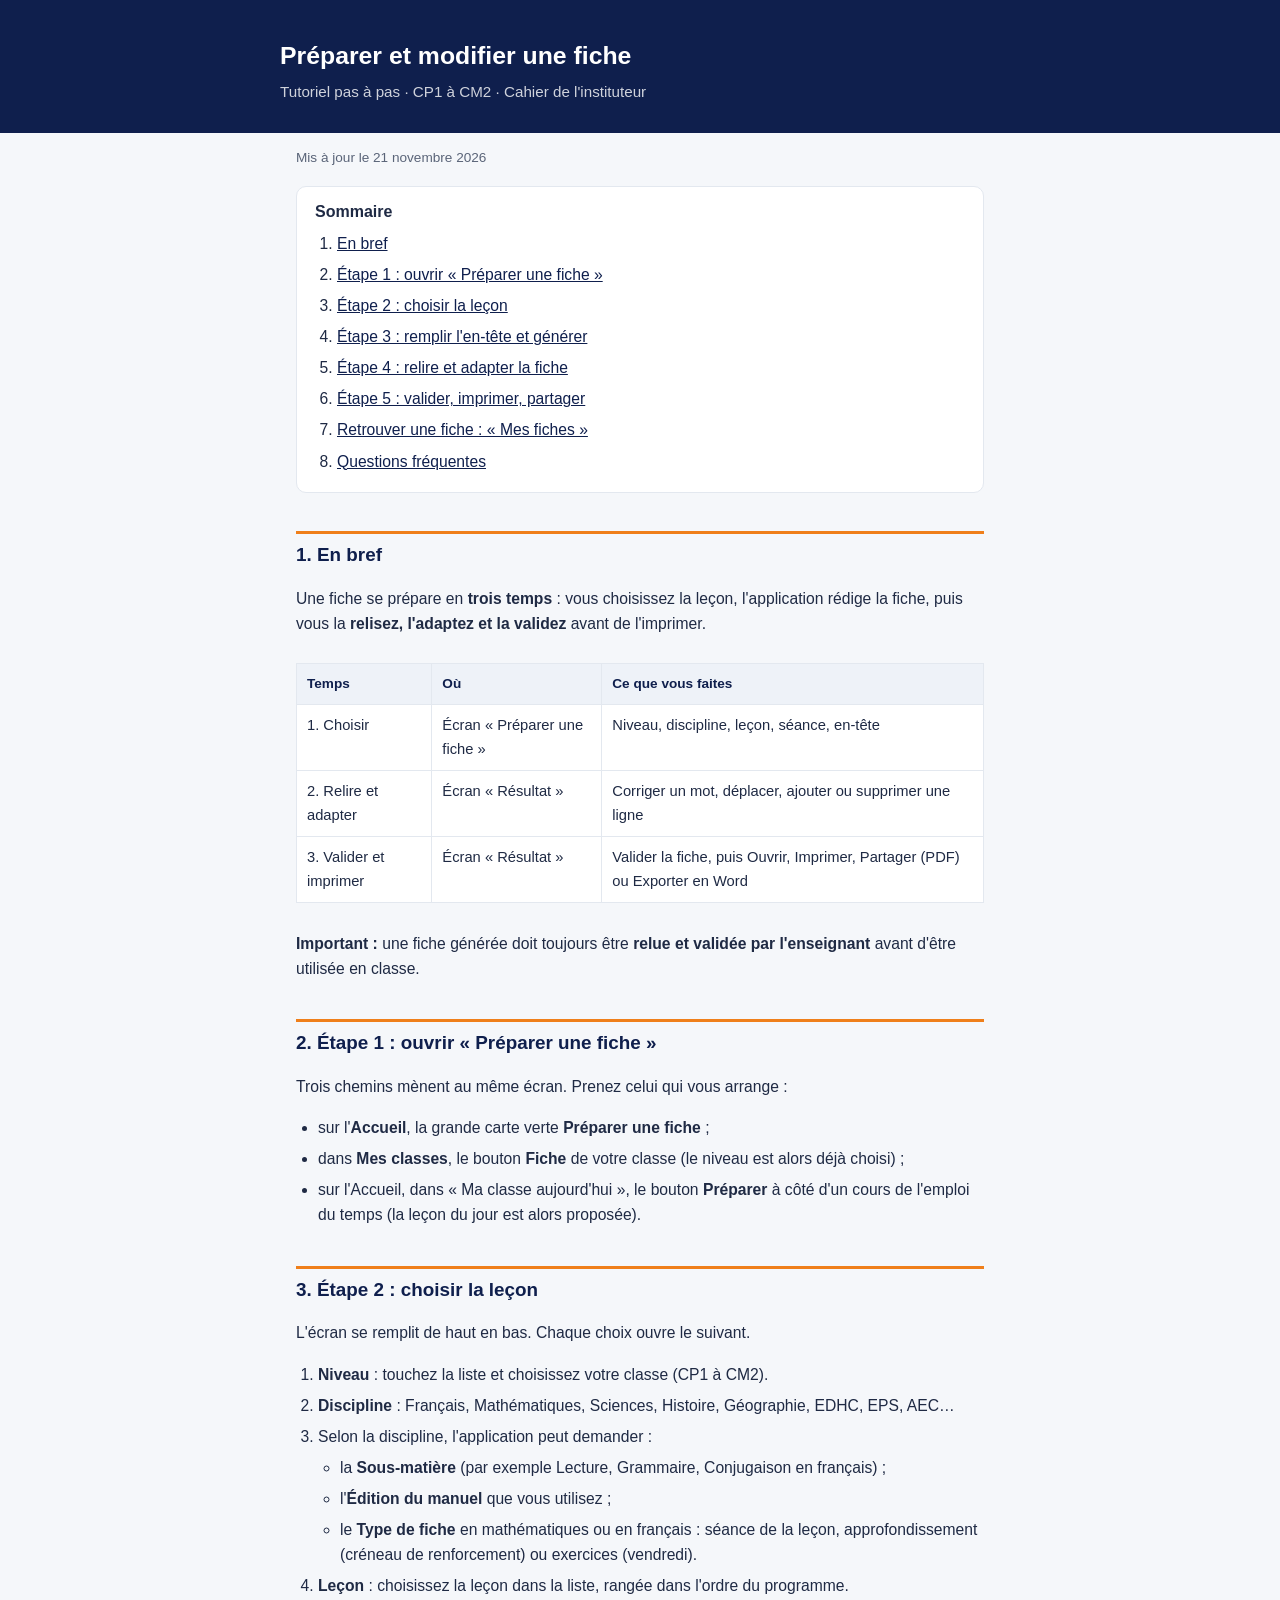
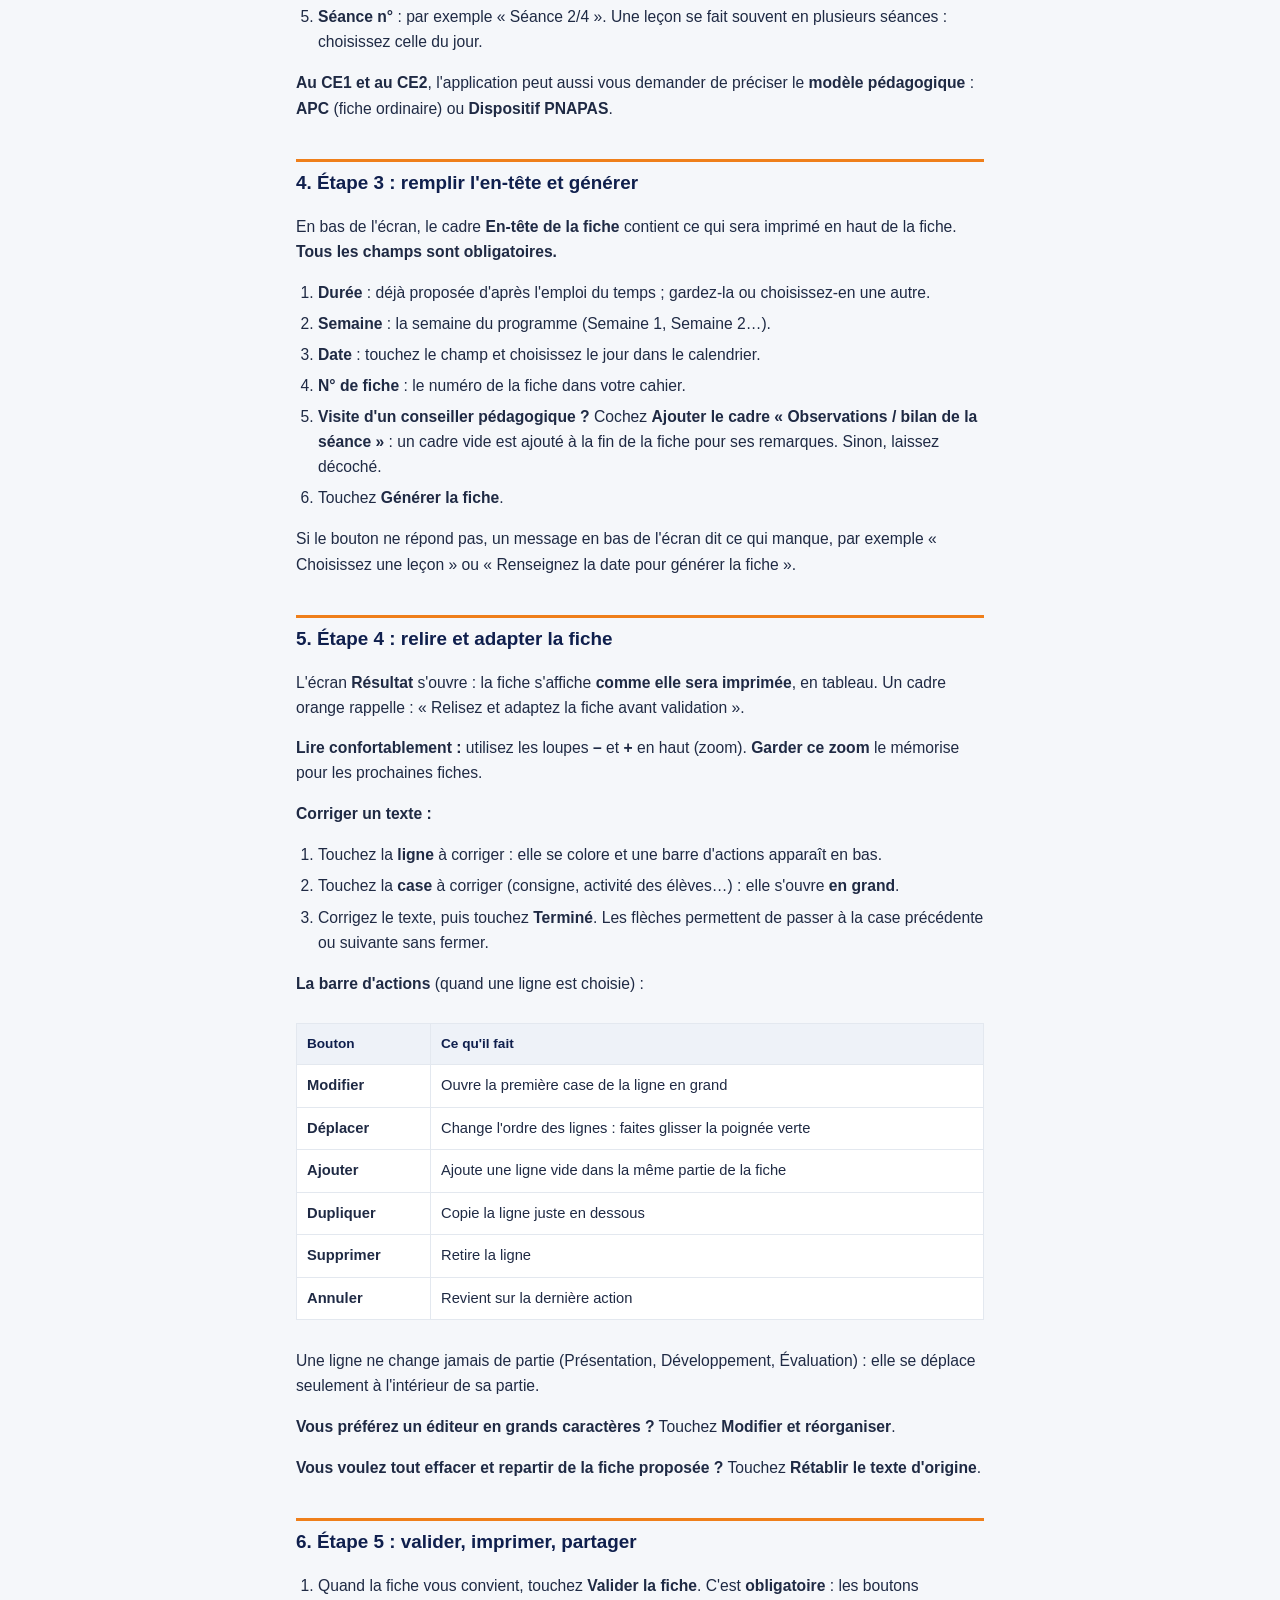
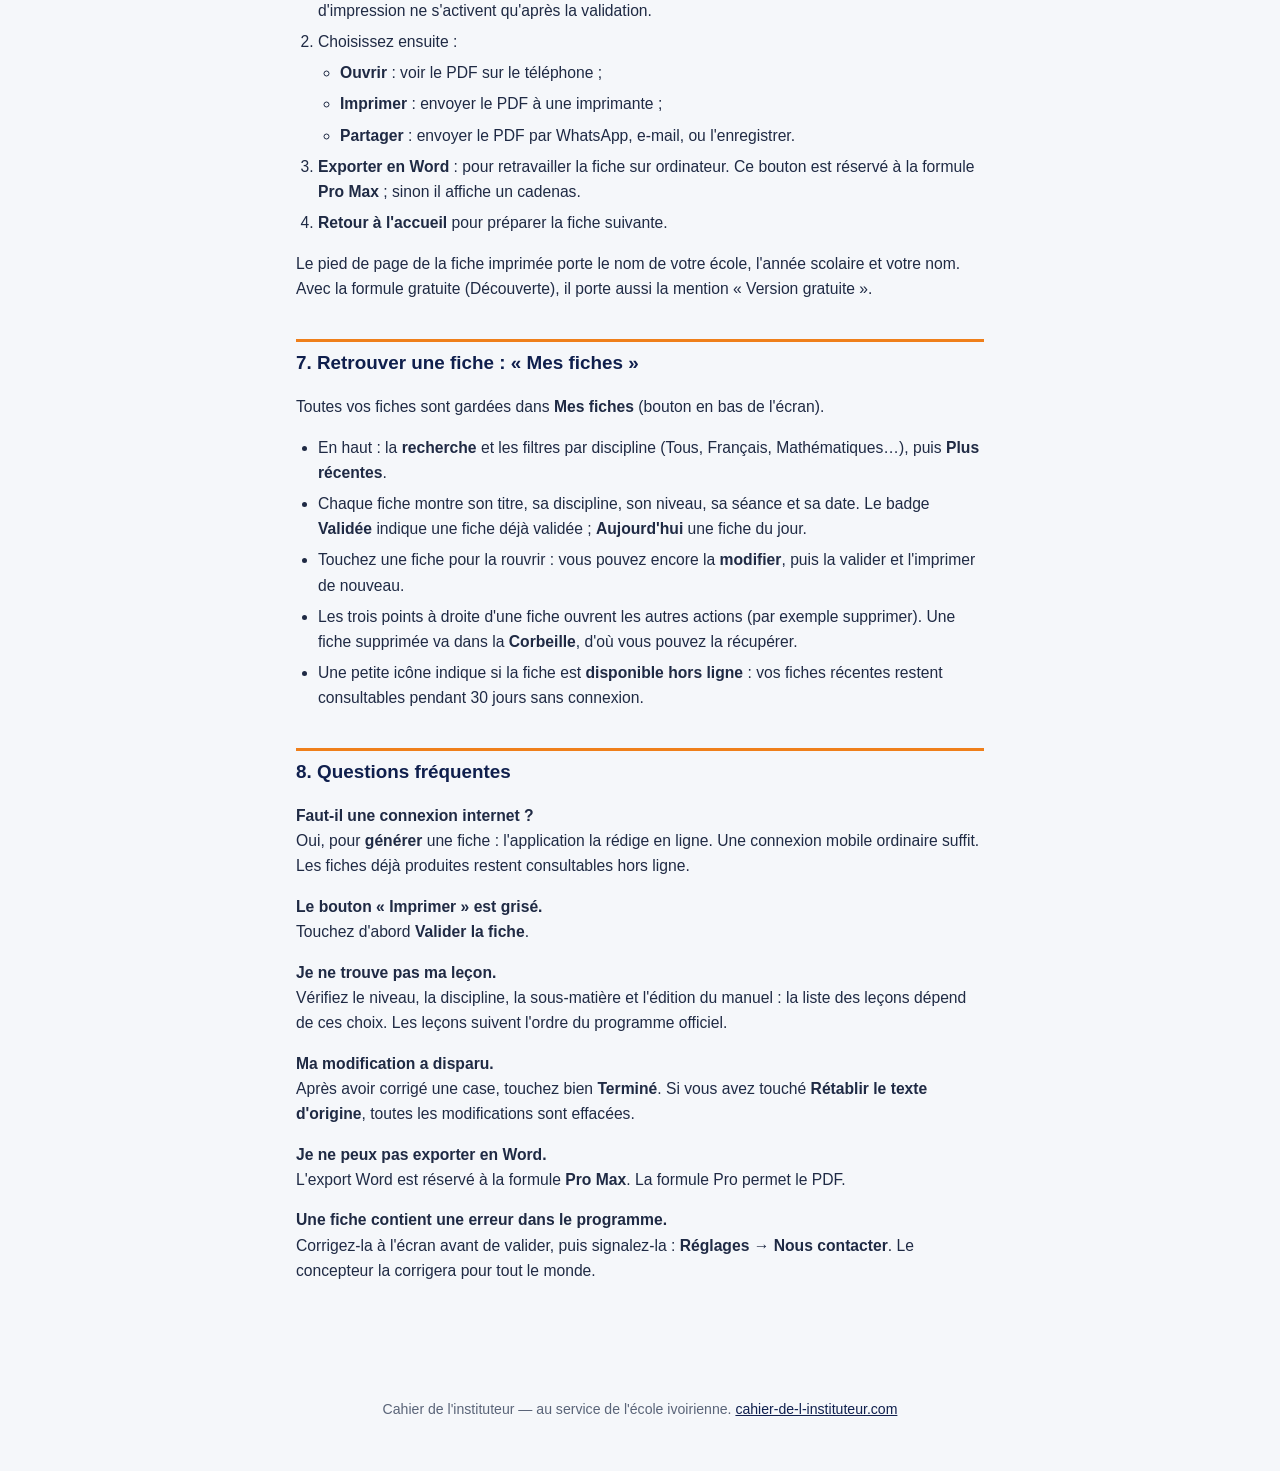
<file: aide/preparer-une-fiche/index.html>
<!DOCTYPE html>
<html lang="fr">
<head>
<meta charset="UTF-8">
<meta name="viewport" content="width=device-width, initial-scale=1">
<title>Préparer et modifier une fiche — Cahier de l'instituteur</title>
<meta name="description" content="Tutoriel pas à pas : préparer et modifier une fiche.">
<style>
  :root{--marine:#0F1F4D;--orange:#ef7f1a;--vert:#176B63;--texte:#1F2A44;--texte-doux:#5A6478;--carte:#FFFFFF;--bordure:#E3E8EF;--fond:#F5F7FA;}
  *{box-sizing:border-box;}
  body{margin:0;background:var(--fond);color:var(--texte);font-family:-apple-system,"Segoe UI",Roboto,Helvetica,Arial,sans-serif;line-height:1.6;}
  .wrap{max-width:720px;margin:0 auto;padding:0 16px 70px;}
  header{background:var(--marine);color:#fff;padding:40px 16px 28px;}
  header .inner{max-width:720px;margin:0 auto;}
  header h1{font-size:1.55rem;margin:0 0 8px;line-height:1.3;}
  header p{color:rgba(255,255,255,.8);margin:0;font-size:.95rem;}
  h2{font-size:1.18rem;color:var(--marine);margin:38px 0 10px;padding-top:6px;border-top:3px solid var(--orange);}
  p,li{font-size:.98rem;}
  .maj{color:var(--texte-doux);font-size:.85rem;margin-top:14px;}
  table{width:100%;border-collapse:collapse;margin:12px 0;font-size:.92rem;background:var(--carte);}
  th,td{text-align:left;padding:9px 10px;border:1px solid var(--bordure);vertical-align:top;}
  th{background:#EEF2F8;color:var(--marine);font-size:.85rem;}
  .defilement{overflow-x:auto;}
  ol,ul{padding-left:22px;}
  li{margin:6px 0;}
  li > ul,li > ol{margin:4px 0;}
  .sommaire{background:var(--carte);border:1px solid var(--bordure);border-radius:10px;padding:12px 18px;margin:18px 0;}
  .sommaire ol{margin:6px 0;}
  a{color:var(--marine);}
  footer{padding:30px 16px 50px;color:var(--texte-doux);font-size:.88rem;text-align:center;}
  @media print{header{background:none;color:#000;padding:0 0 10px;}header p{color:#333;}body{background:#fff;}h2{break-after:avoid;}table{break-inside:avoid;}.sommaire,footer{display:none;}}

</style>
</head>
<body>

<header>
  <div class="inner">
    <h1>Préparer et modifier une fiche</h1>
    <p>Tutoriel pas à pas · CP1 à CM2 · Cahier de l&#x27;instituteur</p>
  </div>
</header>

<div class="wrap">
  <p class="maj">Mis à jour le 21 novembre 2026</p>
  <div class="sommaire"><b>Sommaire</b><ol><li><a href="#s1">En bref</a></li><li><a href="#s2">Étape 1 : ouvrir « Préparer une fiche »</a></li><li><a href="#s3">Étape 2 : choisir la leçon</a></li><li><a href="#s4">Étape 3 : remplir l'en-tête et générer</a></li><li><a href="#s5">Étape 4 : relire et adapter la fiche</a></li><li><a href="#s6">Étape 5 : valider, imprimer, partager</a></li><li><a href="#s7">Retrouver une fiche : « Mes fiches »</a></li><li><a href="#s8">Questions fréquentes</a></li></ol></div>
<h2 id="s1">1. En bref</h2>
<p>Une fiche se prépare en <b>trois temps</b> : vous choisissez la leçon, l'application rédige la fiche, puis vous la <b>relisez, l'adaptez et la validez</b> avant de l'imprimer.</p>
<div class="defilement"><table><tr><th>Temps</th><th>Où</th><th>Ce que vous faites</th></tr><tr><td>1. Choisir</td><td>Écran « Préparer une fiche »</td><td>Niveau, discipline, leçon, séance, en-tête</td></tr><tr><td>2. Relire et adapter</td><td>Écran « Résultat »</td><td>Corriger un mot, déplacer, ajouter ou supprimer une ligne</td></tr><tr><td>3. Valider et imprimer</td><td>Écran « Résultat »</td><td>Valider la fiche, puis Ouvrir, Imprimer, Partager (PDF) ou Exporter en Word</td></tr></table></div>
<p><b>Important :</b> une fiche générée doit toujours être <b>relue et validée par l'enseignant</b> avant d'être utilisée en classe.</p>
<h2 id="s2">2. Étape 1 : ouvrir « Préparer une fiche »</h2>
<p>Trois chemins mènent au même écran. Prenez celui qui vous arrange :</p>
<ul>
<li>sur l'<b>Accueil</b>, la grande carte verte <b>Préparer une fiche</b> ;
</li>
<li>dans <b>Mes classes</b>, le bouton <b>Fiche</b> de votre classe (le niveau est alors déjà choisi) ;
</li>
<li>sur l'Accueil, dans « Ma classe aujourd'hui », le bouton <b>Préparer</b> à côté d'un cours de l'emploi du temps (la leçon du jour est alors proposée).
</li></ul>
<h2 id="s3">3. Étape 2 : choisir la leçon</h2>
<p>L'écran se remplit de haut en bas. Chaque choix ouvre le suivant.</p>
<ol>
<li><b>Niveau</b> : touchez la liste et choisissez votre classe (CP1 à CM2).
</li>
<li><b>Discipline</b> : Français, Mathématiques, Sciences, Histoire, Géographie, EDHC, EPS, AEC…
</li>
<li>Selon la discipline, l'application peut demander :
<ul>
<li>la <b>Sous-matière</b> (par exemple Lecture, Grammaire, Conjugaison en français) ;
</li>
<li>l'<b>Édition du manuel</b> que vous utilisez ;
</li>
<li>le <b>Type de fiche</b> en mathématiques ou en français : séance de la leçon, approfondissement (créneau de renforcement) ou exercices (vendredi).
</li></ul>
</li>
<li><b>Leçon</b> : choisissez la leçon dans la liste, rangée dans l'ordre du programme.
</li>
<li><b>Séance n°</b> : par exemple « Séance 2/4 ». Une leçon se fait souvent en plusieurs séances : choisissez celle du jour.
</li></ol>
<p><b>Au CE1 et au CE2</b>, l'application peut aussi vous demander de préciser le <b>modèle pédagogique</b> : <b>APC</b> (fiche ordinaire) ou <b>Dispositif PNAPAS</b>.</p>
<h2 id="s4">4. Étape 3 : remplir l'en-tête et générer</h2>
<p>En bas de l'écran, le cadre <b>En-tête de la fiche</b> contient ce qui sera imprimé en haut de la fiche. <b>Tous les champs sont obligatoires.</b></p>
<ol>
<li><b>Durée</b> : déjà proposée d'après l'emploi du temps ; gardez-la ou choisissez-en une autre.
</li>
<li><b>Semaine</b> : la semaine du programme (Semaine 1, Semaine 2…).
</li>
<li><b>Date</b> : touchez le champ et choisissez le jour dans le calendrier.
</li>
<li><b>N° de fiche</b> : le numéro de la fiche dans votre cahier.
</li>
<li><b>Visite d'un conseiller pédagogique ?</b> Cochez <b>Ajouter le cadre « Observations / bilan de la séance »</b> : un cadre vide est ajouté à la fin de la fiche pour ses remarques. Sinon, laissez décoché.
</li>
<li>Touchez <b>Générer la fiche</b>.
</li></ol>
<p>Si le bouton ne répond pas, un message en bas de l'écran dit ce qui manque, par exemple « Choisissez une leçon » ou « Renseignez la date pour générer la fiche ».</p>
<h2 id="s5">5. Étape 4 : relire et adapter la fiche</h2>
<p>L'écran <b>Résultat</b> s'ouvre : la fiche s'affiche <b>comme elle sera imprimée</b>, en tableau. Un cadre orange rappelle : « Relisez et adaptez la fiche avant validation ».</p>
<p><b>Lire confortablement :</b> utilisez les loupes <b>–</b> et <b>+</b> en haut (zoom). <b>Garder ce zoom</b> le mémorise pour les prochaines fiches.</p>
<p><b>Corriger un texte :</b></p>
<ol>
<li>Touchez la <b>ligne</b> à corriger : elle se colore et une barre d'actions apparaît en bas.
</li>
<li>Touchez la <b>case</b> à corriger (consigne, activité des élèves…) : elle s'ouvre <b>en grand</b>.
</li>
<li>Corrigez le texte, puis touchez <b>Terminé</b>. Les flèches permettent de passer à la case précédente ou suivante sans fermer.
</li></ol>
<p><b>La barre d'actions</b> (quand une ligne est choisie) :</p>
<div class="defilement"><table><tr><th>Bouton</th><th>Ce qu'il fait</th></tr><tr><td><b>Modifier</b></td><td>Ouvre la première case de la ligne en grand</td></tr><tr><td><b>Déplacer</b></td><td>Change l'ordre des lignes : faites glisser la poignée verte</td></tr><tr><td><b>Ajouter</b></td><td>Ajoute une ligne vide dans la même partie de la fiche</td></tr><tr><td><b>Dupliquer</b></td><td>Copie la ligne juste en dessous</td></tr><tr><td><b>Supprimer</b></td><td>Retire la ligne</td></tr><tr><td><b>Annuler</b></td><td>Revient sur la dernière action</td></tr></table></div>
<p>Une ligne ne change jamais de partie (Présentation, Développement, Évaluation) : elle se déplace seulement à l'intérieur de sa partie.</p>
<p><b>Vous préférez un éditeur en grands caractères ?</b> Touchez <b>Modifier et réorganiser</b>.</p>
<p><b>Vous voulez tout effacer et repartir de la fiche proposée ?</b> Touchez <b>Rétablir le texte d'origine</b>.</p>
<h2 id="s6">6. Étape 5 : valider, imprimer, partager</h2>
<ol>
<li>Quand la fiche vous convient, touchez <b>Valider la fiche</b>. C'est <b>obligatoire</b> : les boutons d'impression ne s'activent qu'après la validation.
</li>
<li>Choisissez ensuite :
<ul>
<li><b>Ouvrir</b> : voir le PDF sur le téléphone ;
</li>
<li><b>Imprimer</b> : envoyer le PDF à une imprimante ;
</li>
<li><b>Partager</b> : envoyer le PDF par WhatsApp, e-mail, ou l'enregistrer.
</li></ul>
</li>
<li><b>Exporter en Word</b> : pour retravailler la fiche sur ordinateur. Ce bouton est réservé à la formule <b>Pro Max</b> ; sinon il affiche un cadenas.
</li>
<li><b>Retour à l'accueil</b> pour préparer la fiche suivante.
</li></ol>
<p>Le pied de page de la fiche imprimée porte le nom de votre école, l'année scolaire et votre nom. Avec la formule gratuite (Découverte), il porte aussi la mention « Version gratuite ».</p>
<h2 id="s7">7. Retrouver une fiche : « Mes fiches »</h2>
<p>Toutes vos fiches sont gardées dans <b>Mes fiches</b> (bouton en bas de l'écran).</p>
<ul>
<li>En haut : la <b>recherche</b> et les filtres par discipline (Tous, Français, Mathématiques…), puis <b>Plus récentes</b>.
</li>
<li>Chaque fiche montre son titre, sa discipline, son niveau, sa séance et sa date. Le badge <b>Validée</b> indique une fiche déjà validée ; <b>Aujourd'hui</b> une fiche du jour.
</li>
<li>Touchez une fiche pour la rouvrir : vous pouvez encore la <b>modifier</b>, puis la valider et l'imprimer de nouveau.
</li>
<li>Les trois points à droite d'une fiche ouvrent les autres actions (par exemple supprimer). Une fiche supprimée va dans la <b>Corbeille</b>, d'où vous pouvez la récupérer.
</li>
<li>Une petite icône indique si la fiche est <b>disponible hors ligne</b> : vos fiches récentes restent consultables pendant 30 jours sans connexion.
</li></ul>
<h2 id="s8">8. Questions fréquentes</h2>
<p><b>Faut-il une connexion internet ?</b><br>Oui, pour <b>générer</b> une fiche : l'application la rédige en ligne. Une connexion mobile ordinaire suffit. Les fiches déjà produites restent consultables hors ligne.</p>
<p><b>Le bouton « Imprimer » est grisé.</b><br>Touchez d'abord <b>Valider la fiche</b>.</p>
<p><b>Je ne trouve pas ma leçon.</b><br>Vérifiez le niveau, la discipline, la sous-matière et l'édition du manuel : la liste des leçons dépend de ces choix. Les leçons suivent l'ordre du programme officiel.</p>
<p><b>Ma modification a disparu.</b><br>Après avoir corrigé une case, touchez bien <b>Terminé</b>. Si vous avez touché <b>Rétablir le texte d'origine</b>, toutes les modifications sont effacées.</p>
<p><b>Je ne peux pas exporter en Word.</b><br>L'export Word est réservé à la formule <b>Pro Max</b>. La formule Pro permet le PDF.</p>
<p><b>Une fiche contient une erreur dans le programme.</b><br>Corrigez-la à l'écran avant de valider, puis signalez-la : <b>Réglages → Nous contacter</b>. Le concepteur la corrigera pour tout le monde.</p>
</div>

<footer>Cahier de l'instituteur — au service de l'école ivoirienne. <a href="/">cahier-de-l-instituteur.com</a></footer>

</body>
</html>
</file>
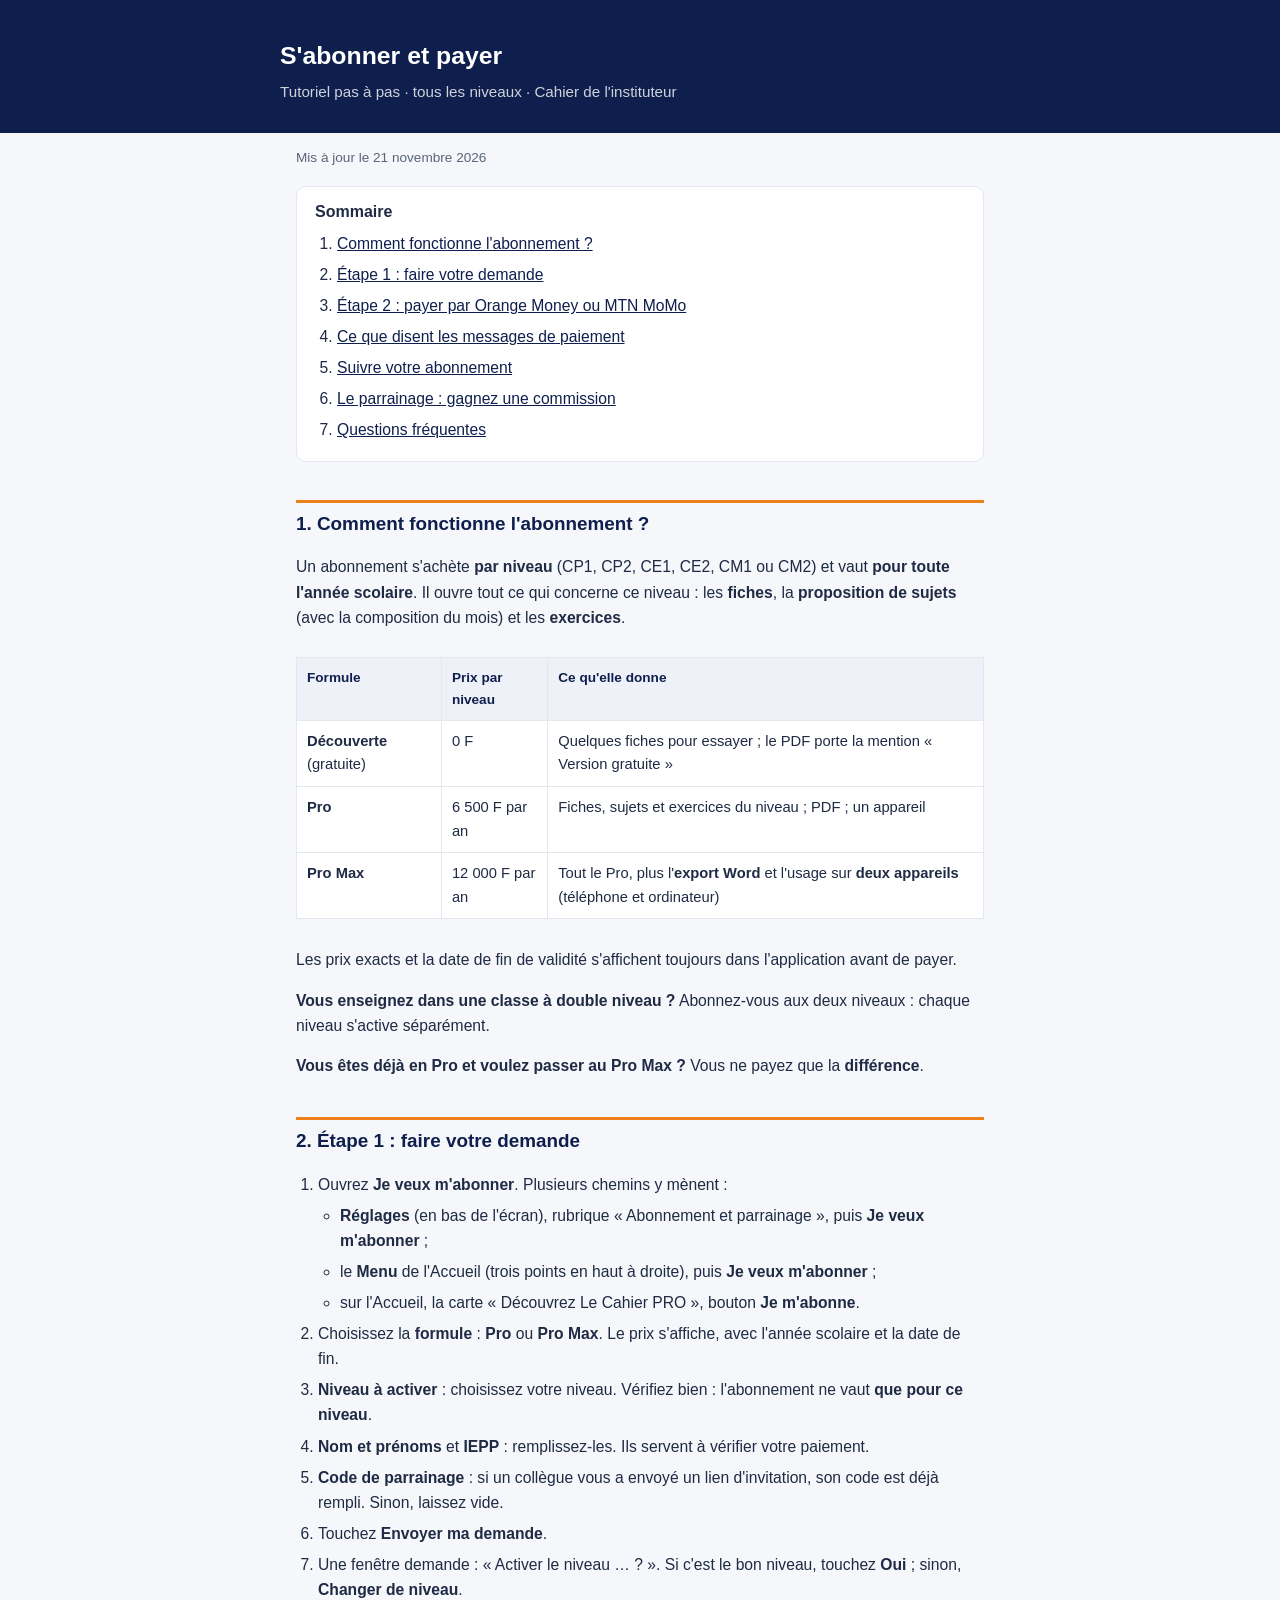
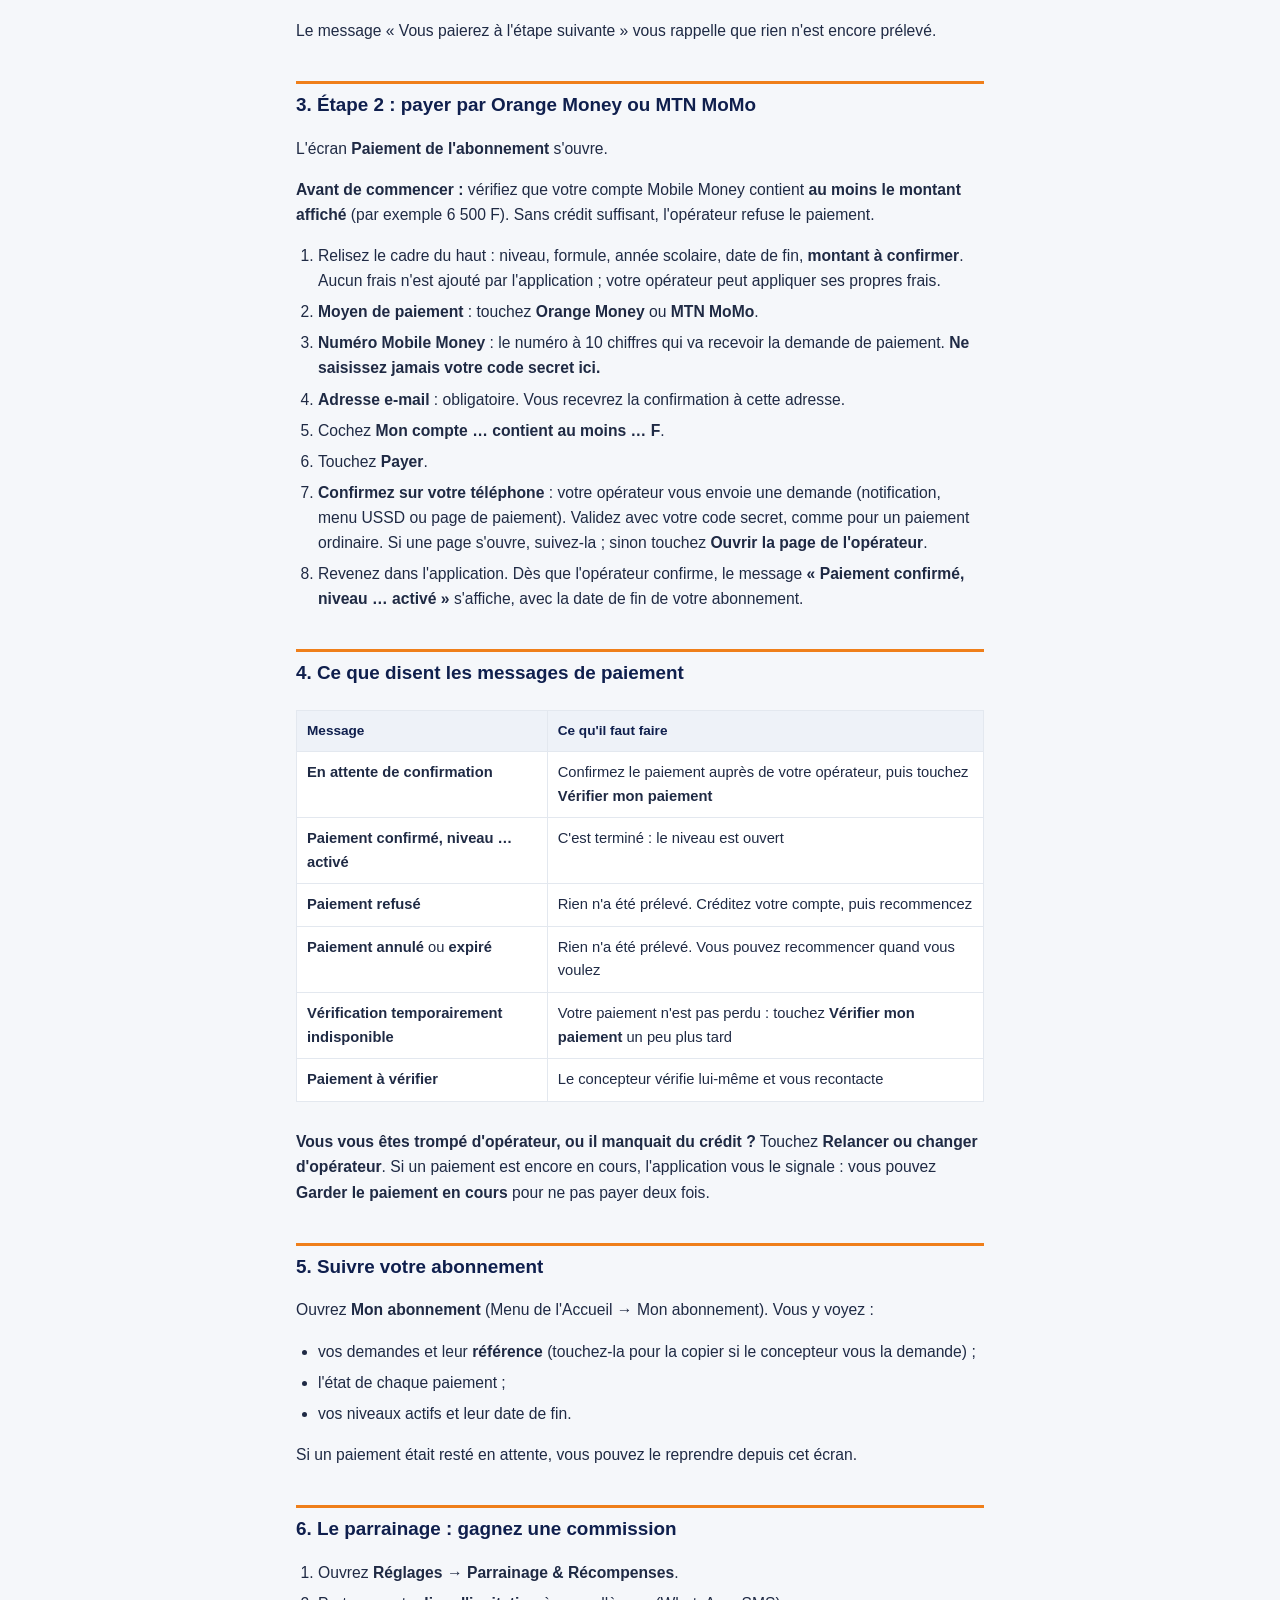
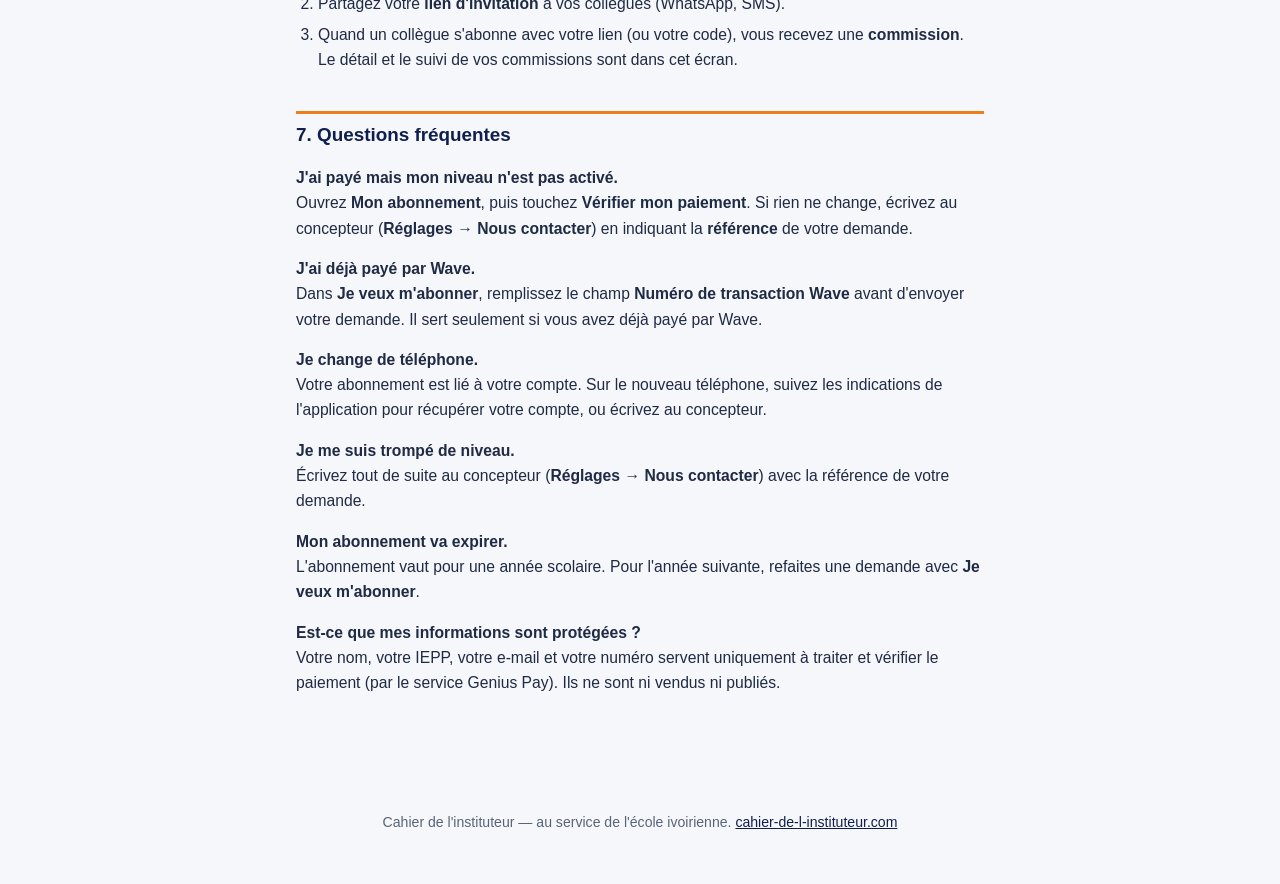
<file: aide/s-abonner-et-payer/index.html>
<!DOCTYPE html>
<html lang="fr">
<head>
<meta charset="UTF-8">
<meta name="viewport" content="width=device-width, initial-scale=1">
<title>S&#x27;abonner et payer — Cahier de l'instituteur</title>
<meta name="description" content="Tutoriel pas à pas : s&#x27;abonner et payer.">
<style>
  :root{--marine:#0F1F4D;--orange:#ef7f1a;--vert:#176B63;--texte:#1F2A44;--texte-doux:#5A6478;--carte:#FFFFFF;--bordure:#E3E8EF;--fond:#F5F7FA;}
  *{box-sizing:border-box;}
  body{margin:0;background:var(--fond);color:var(--texte);font-family:-apple-system,"Segoe UI",Roboto,Helvetica,Arial,sans-serif;line-height:1.6;}
  .wrap{max-width:720px;margin:0 auto;padding:0 16px 70px;}
  header{background:var(--marine);color:#fff;padding:40px 16px 28px;}
  header .inner{max-width:720px;margin:0 auto;}
  header h1{font-size:1.55rem;margin:0 0 8px;line-height:1.3;}
  header p{color:rgba(255,255,255,.8);margin:0;font-size:.95rem;}
  h2{font-size:1.18rem;color:var(--marine);margin:38px 0 10px;padding-top:6px;border-top:3px solid var(--orange);}
  p,li{font-size:.98rem;}
  .maj{color:var(--texte-doux);font-size:.85rem;margin-top:14px;}
  table{width:100%;border-collapse:collapse;margin:12px 0;font-size:.92rem;background:var(--carte);}
  th,td{text-align:left;padding:9px 10px;border:1px solid var(--bordure);vertical-align:top;}
  th{background:#EEF2F8;color:var(--marine);font-size:.85rem;}
  .defilement{overflow-x:auto;}
  ol,ul{padding-left:22px;}
  li{margin:6px 0;}
  li > ul,li > ol{margin:4px 0;}
  .sommaire{background:var(--carte);border:1px solid var(--bordure);border-radius:10px;padding:12px 18px;margin:18px 0;}
  .sommaire ol{margin:6px 0;}
  a{color:var(--marine);}
  footer{padding:30px 16px 50px;color:var(--texte-doux);font-size:.88rem;text-align:center;}
  @media print{header{background:none;color:#000;padding:0 0 10px;}header p{color:#333;}body{background:#fff;}h2{break-after:avoid;}table{break-inside:avoid;}.sommaire,footer{display:none;}}

</style>
</head>
<body>

<header>
  <div class="inner">
    <h1>S&#x27;abonner et payer</h1>
    <p>Tutoriel pas à pas · tous les niveaux · Cahier de l&#x27;instituteur</p>
  </div>
</header>

<div class="wrap">
  <p class="maj">Mis à jour le 21 novembre 2026</p>
  <div class="sommaire"><b>Sommaire</b><ol><li><a href="#s1">Comment fonctionne l'abonnement ?</a></li><li><a href="#s2">Étape 1 : faire votre demande</a></li><li><a href="#s3">Étape 2 : payer par Orange Money ou MTN MoMo</a></li><li><a href="#s4">Ce que disent les messages de paiement</a></li><li><a href="#s5">Suivre votre abonnement</a></li><li><a href="#s6">Le parrainage : gagnez une commission</a></li><li><a href="#s7">Questions fréquentes</a></li></ol></div>
<h2 id="s1">1. Comment fonctionne l'abonnement ?</h2>
<p>Un abonnement s'achète <b>par niveau</b> (CP1, CP2, CE1, CE2, CM1 ou CM2) et vaut <b>pour toute l'année scolaire</b>. Il ouvre tout ce qui concerne ce niveau : les <b>fiches</b>, la <b>proposition de sujets</b> (avec la composition du mois) et les <b>exercices</b>.</p>
<div class="defilement"><table><tr><th>Formule</th><th>Prix par niveau</th><th>Ce qu'elle donne</th></tr><tr><td><b>Découverte</b> (gratuite)</td><td>0 F</td><td>Quelques fiches pour essayer ; le PDF porte la mention « Version gratuite »</td></tr><tr><td><b>Pro</b></td><td>6 500 F par an</td><td>Fiches, sujets et exercices du niveau ; PDF ; un appareil</td></tr><tr><td><b>Pro Max</b></td><td>12 000 F par an</td><td>Tout le Pro, plus l'<b>export Word</b> et l'usage sur <b>deux appareils</b> (téléphone et ordinateur)</td></tr></table></div>
<p>Les prix exacts et la date de fin de validité s'affichent toujours dans l'application avant de payer.</p>
<p><b>Vous enseignez dans une classe à double niveau ?</b> Abonnez-vous aux deux niveaux : chaque niveau s'active séparément.</p>
<p><b>Vous êtes déjà en Pro et voulez passer au Pro Max ?</b> Vous ne payez que la <b>différence</b>.</p>
<h2 id="s2">2. Étape 1 : faire votre demande</h2>
<ol>
<li>Ouvrez <b>Je veux m'abonner</b>. Plusieurs chemins y mènent :
<ul>
<li><b>Réglages</b> (en bas de l'écran), rubrique « Abonnement et parrainage », puis <b>Je veux m'abonner</b> ;
</li>
<li>le <b>Menu</b> de l'Accueil (trois points en haut à droite), puis <b>Je veux m'abonner</b> ;
</li>
<li>sur l'Accueil, la carte « Découvrez Le Cahier PRO », bouton <b>Je m'abonne</b>.
</li></ul>
</li>
<li>Choisissez la <b>formule</b> : <b>Pro</b> ou <b>Pro Max</b>. Le prix s'affiche, avec l'année scolaire et la date de fin.
</li>
<li><b>Niveau à activer</b> : choisissez votre niveau. Vérifiez bien : l'abonnement ne vaut <b>que pour ce niveau</b>.
</li>
<li><b>Nom et prénoms</b> et <b>IEPP</b> : remplissez-les. Ils servent à vérifier votre paiement.
</li>
<li><b>Code de parrainage</b> : si un collègue vous a envoyé un lien d'invitation, son code est déjà rempli. Sinon, laissez vide.
</li>
<li>Touchez <b>Envoyer ma demande</b>.
</li>
<li>Une fenêtre demande : « Activer le niveau … ? ». Si c'est le bon niveau, touchez <b>Oui</b> ; sinon, <b>Changer de niveau</b>.
</li></ol>
<p>Le message « Vous paierez à l'étape suivante » vous rappelle que rien n'est encore prélevé.</p>
<h2 id="s3">3. Étape 2 : payer par Orange Money ou MTN MoMo</h2>
<p>L'écran <b>Paiement de l'abonnement</b> s'ouvre.</p>
<p><b>Avant de commencer :</b> vérifiez que votre compte Mobile Money contient <b>au moins le montant affiché</b> (par exemple 6 500 F). Sans crédit suffisant, l'opérateur refuse le paiement.</p>
<ol>
<li>Relisez le cadre du haut : niveau, formule, année scolaire, date de fin, <b>montant à confirmer</b>. Aucun frais n'est ajouté par l'application ; votre opérateur peut appliquer ses propres frais.
</li>
<li><b>Moyen de paiement</b> : touchez <b>Orange Money</b> ou <b>MTN MoMo</b>.
</li>
<li><b>Numéro Mobile Money</b> : le numéro à 10 chiffres qui va recevoir la demande de paiement. <b>Ne saisissez jamais votre code secret ici.</b>
</li>
<li><b>Adresse e-mail</b> : obligatoire. Vous recevrez la confirmation à cette adresse.
</li>
<li>Cochez <b>Mon compte … contient au moins … F</b>.
</li>
<li>Touchez <b>Payer</b>.
</li>
<li><b>Confirmez sur votre téléphone</b> : votre opérateur vous envoie une demande (notification, menu USSD ou page de paiement). Validez avec votre code secret, comme pour un paiement ordinaire. Si une page s'ouvre, suivez-la ; sinon touchez <b>Ouvrir la page de l'opérateur</b>.
</li>
<li>Revenez dans l'application. Dès que l'opérateur confirme, le message <b>« Paiement confirmé, niveau … activé »</b> s'affiche, avec la date de fin de votre abonnement.
</li></ol>
<h2 id="s4">4. Ce que disent les messages de paiement</h2>
<div class="defilement"><table><tr><th>Message</th><th>Ce qu'il faut faire</th></tr><tr><td><b>En attente de confirmation</b></td><td>Confirmez le paiement auprès de votre opérateur, puis touchez <b>Vérifier mon paiement</b></td></tr><tr><td><b>Paiement confirmé, niveau … activé</b></td><td>C'est terminé : le niveau est ouvert</td></tr><tr><td><b>Paiement refusé</b></td><td>Rien n'a été prélevé. Créditez votre compte, puis recommencez</td></tr><tr><td><b>Paiement annulé</b> ou <b>expiré</b></td><td>Rien n'a été prélevé. Vous pouvez recommencer quand vous voulez</td></tr><tr><td><b>Vérification temporairement indisponible</b></td><td>Votre paiement n'est pas perdu : touchez <b>Vérifier mon paiement</b> un peu plus tard</td></tr><tr><td><b>Paiement à vérifier</b></td><td>Le concepteur vérifie lui-même et vous recontacte</td></tr></table></div>
<p><b>Vous vous êtes trompé d'opérateur, ou il manquait du crédit ?</b> Touchez <b>Relancer ou changer d'opérateur</b>. Si un paiement est encore en cours, l'application vous le signale : vous pouvez <b>Garder le paiement en cours</b> pour ne pas payer deux fois.</p>
<h2 id="s5">5. Suivre votre abonnement</h2>
<p>Ouvrez <b>Mon abonnement</b> (Menu de l'Accueil → Mon abonnement). Vous y voyez :</p>
<ul>
<li>vos demandes et leur <b>référence</b> (touchez-la pour la copier si le concepteur vous la demande) ;
</li>
<li>l'état de chaque paiement ;
</li>
<li>vos niveaux actifs et leur date de fin.
</li></ul>
<p>Si un paiement était resté en attente, vous pouvez le reprendre depuis cet écran.</p>
<h2 id="s6">6. Le parrainage : gagnez une commission</h2>
<ol>
<li>Ouvrez <b>Réglages → Parrainage &amp; Récompenses</b>.
</li>
<li>Partagez votre <b>lien d'invitation</b> à vos collègues (WhatsApp, SMS).
</li>
<li>Quand un collègue s'abonne avec votre lien (ou votre code), vous recevez une <b>commission</b>. Le détail et le suivi de vos commissions sont dans cet écran.
</li></ol>
<h2 id="s7">7. Questions fréquentes</h2>
<p><b>J'ai payé mais mon niveau n'est pas activé.</b><br>Ouvrez <b>Mon abonnement</b>, puis touchez <b>Vérifier mon paiement</b>. Si rien ne change, écrivez au concepteur (<b>Réglages → Nous contacter</b>) en indiquant la <b>référence</b> de votre demande.</p>
<p><b>J'ai déjà payé par Wave.</b><br>Dans <b>Je veux m'abonner</b>, remplissez le champ <b>Numéro de transaction Wave</b> avant d'envoyer votre demande. Il sert seulement si vous avez déjà payé par Wave.</p>
<p><b>Je change de téléphone.</b><br>Votre abonnement est lié à votre compte. Sur le nouveau téléphone, suivez les indications de l'application pour récupérer votre compte, ou écrivez au concepteur.</p>
<p><b>Je me suis trompé de niveau.</b><br>Écrivez tout de suite au concepteur (<b>Réglages → Nous contacter</b>) avec la référence de votre demande.</p>
<p><b>Mon abonnement va expirer.</b><br>L'abonnement vaut pour une année scolaire. Pour l'année suivante, refaites une demande avec <b>Je veux m'abonner</b>.</p>
<p><b>Est-ce que mes informations sont protégées ?</b><br>Votre nom, votre IEPP, votre e-mail et votre numéro servent uniquement à traiter et vérifier le paiement (par le service Genius Pay). Ils ne sont ni vendus ni publiés.</p>
</div>

<footer>Cahier de l'instituteur — au service de l'école ivoirienne. <a href="/">cahier-de-l-instituteur.com</a></footer>

</body>
</html>
</file>
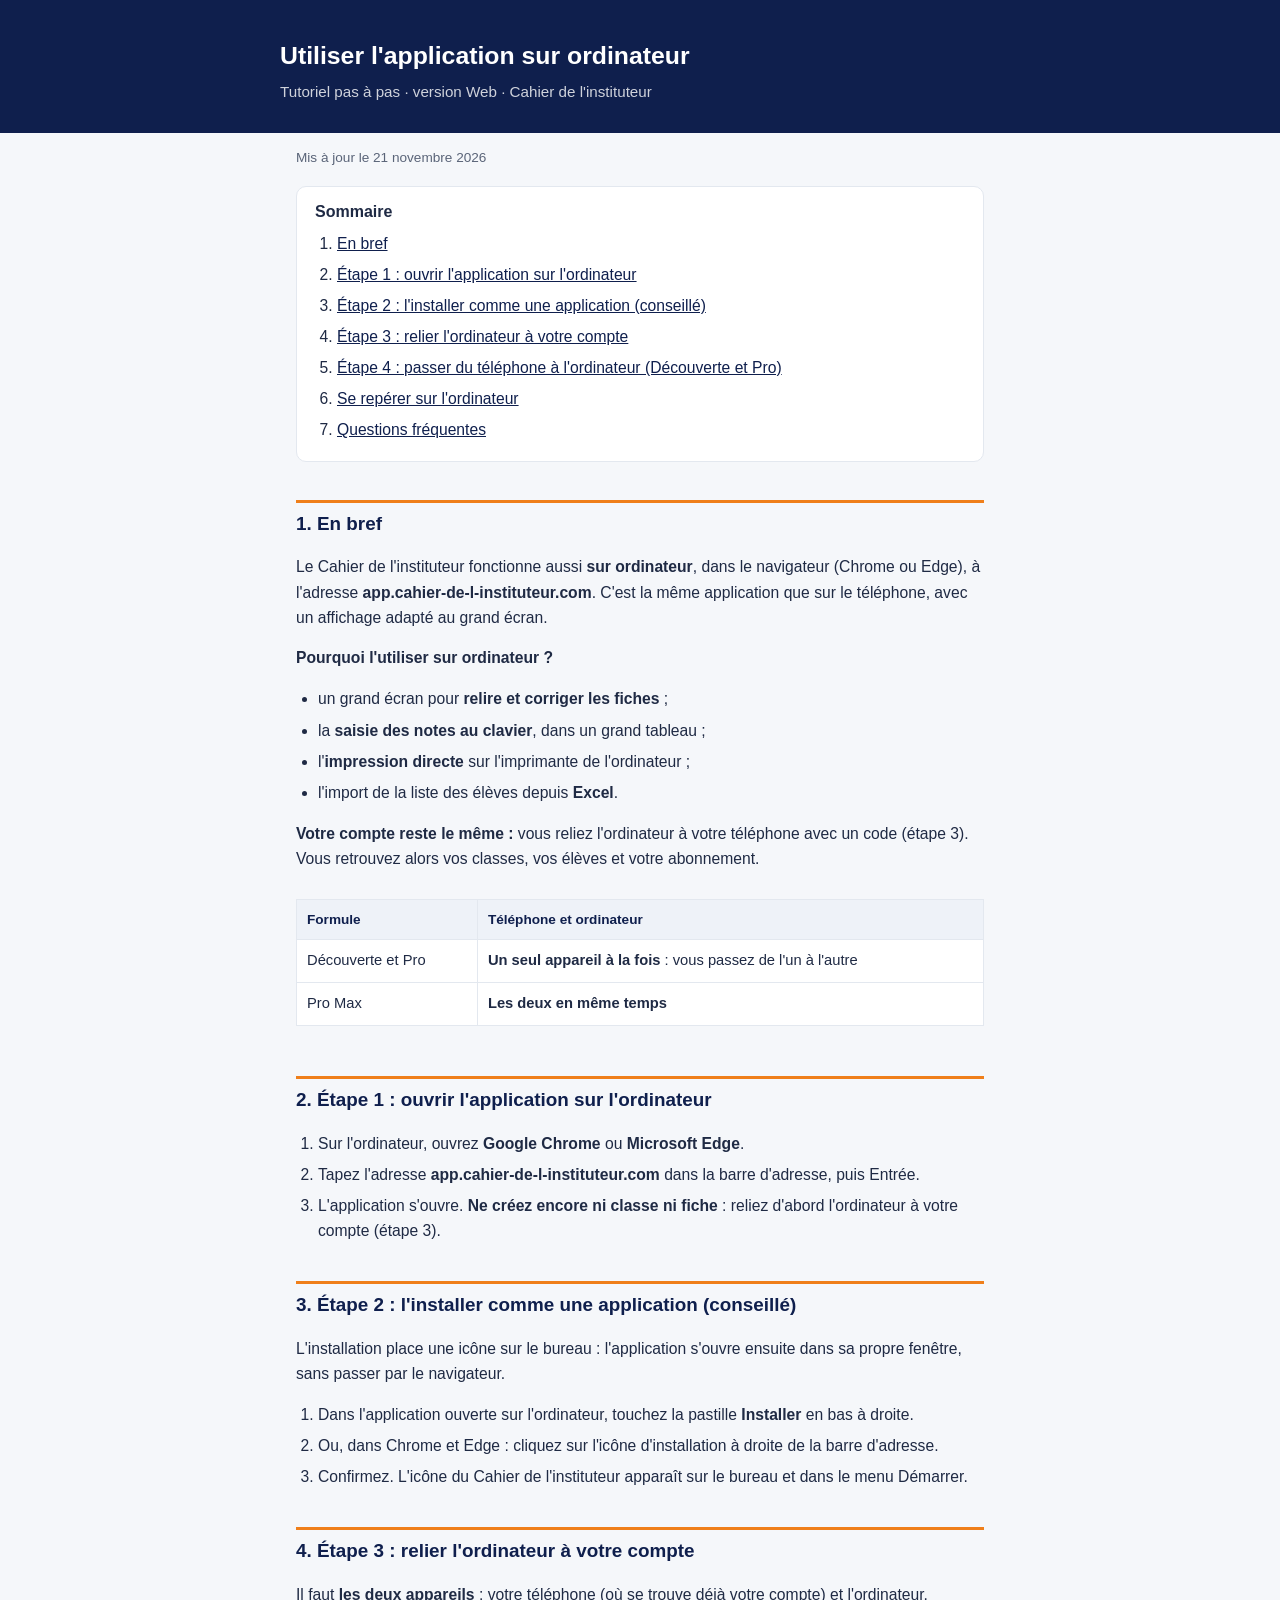
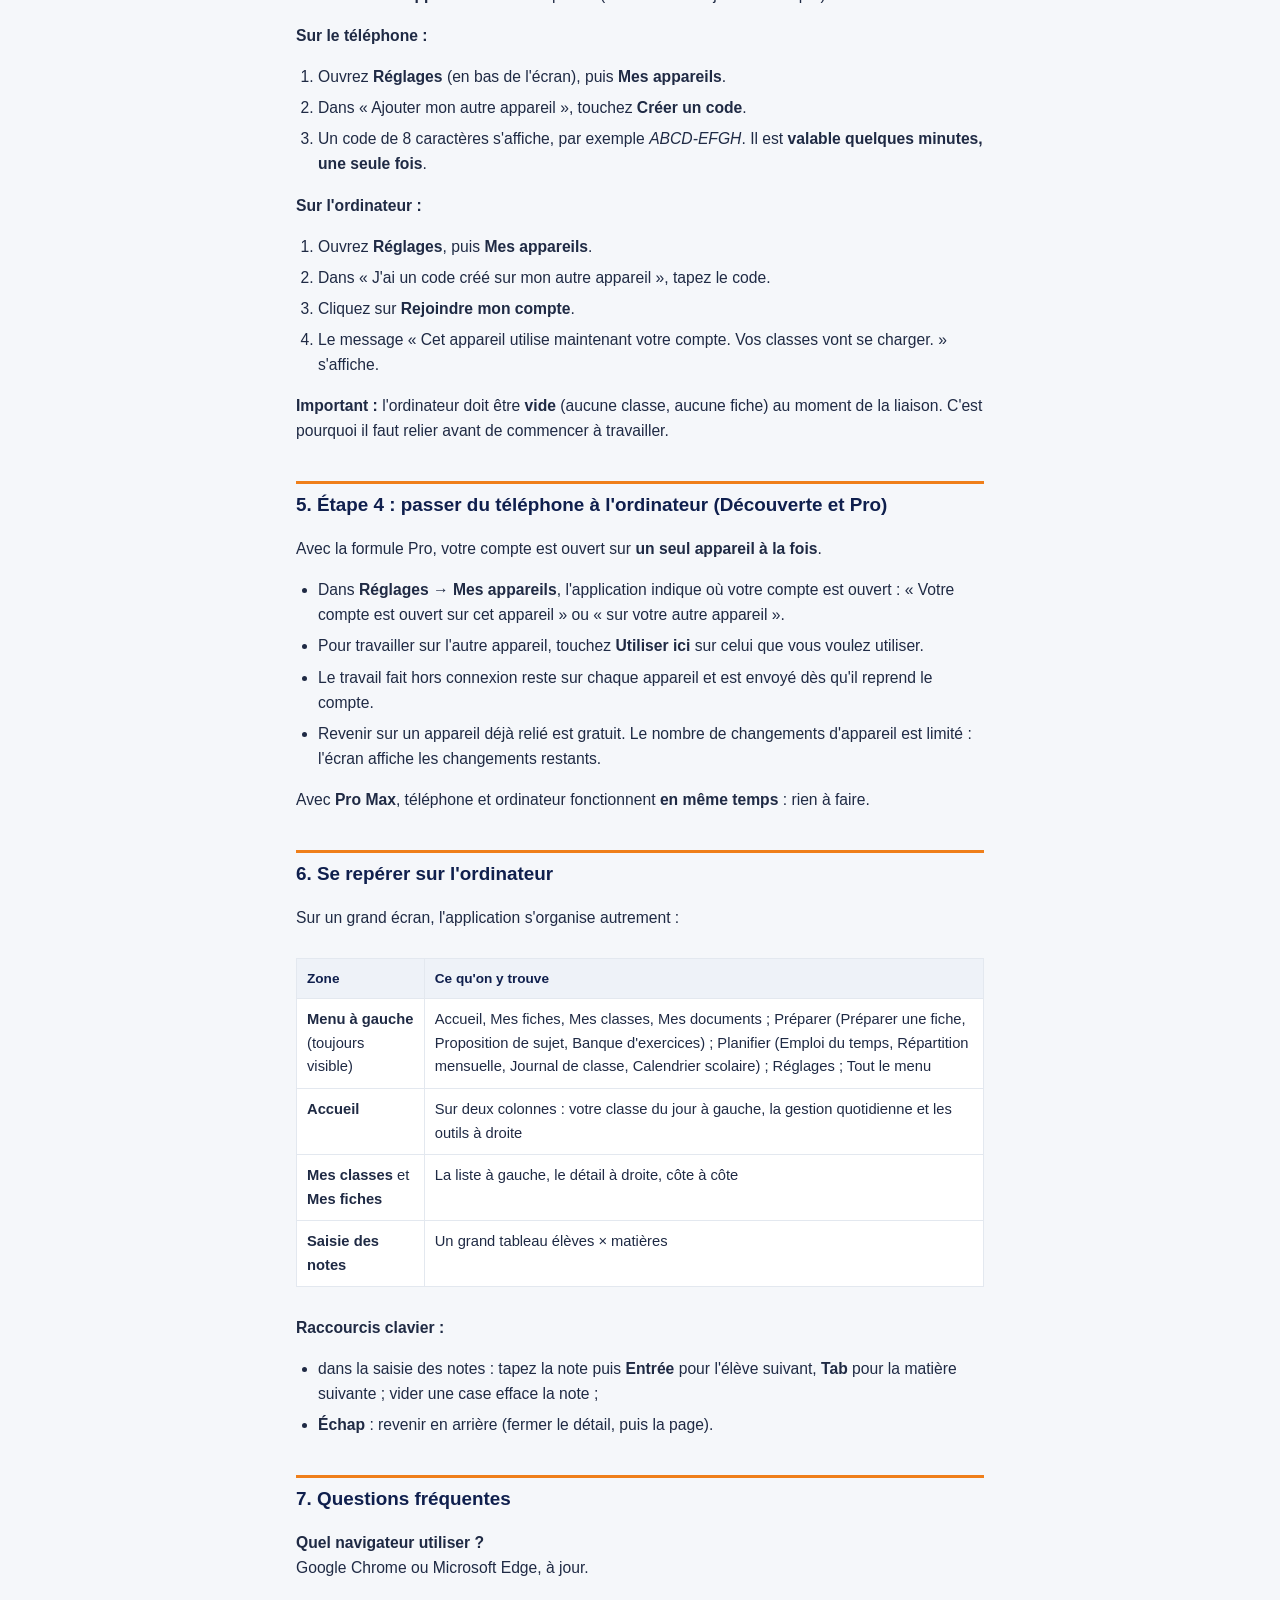
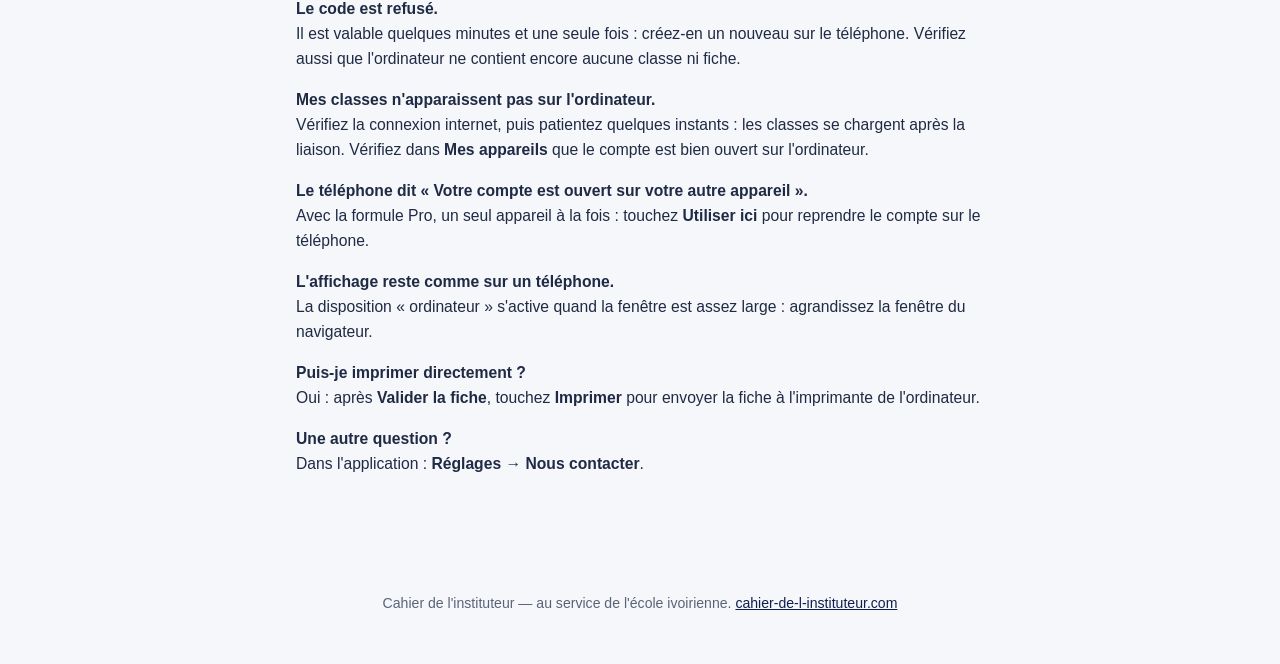
<file: aide/sur-ordinateur/index.html>
<!DOCTYPE html>
<html lang="fr">
<head>
<meta charset="UTF-8">
<meta name="viewport" content="width=device-width, initial-scale=1">
<title>Utiliser l&#x27;application sur ordinateur — Cahier de l'instituteur</title>
<meta name="description" content="Tutoriel pas à pas : utiliser l&#x27;application sur ordinateur.">
<style>
  :root{--marine:#0F1F4D;--orange:#ef7f1a;--vert:#176B63;--texte:#1F2A44;--texte-doux:#5A6478;--carte:#FFFFFF;--bordure:#E3E8EF;--fond:#F5F7FA;}
  *{box-sizing:border-box;}
  body{margin:0;background:var(--fond);color:var(--texte);font-family:-apple-system,"Segoe UI",Roboto,Helvetica,Arial,sans-serif;line-height:1.6;}
  .wrap{max-width:720px;margin:0 auto;padding:0 16px 70px;}
  header{background:var(--marine);color:#fff;padding:40px 16px 28px;}
  header .inner{max-width:720px;margin:0 auto;}
  header h1{font-size:1.55rem;margin:0 0 8px;line-height:1.3;}
  header p{color:rgba(255,255,255,.8);margin:0;font-size:.95rem;}
  h2{font-size:1.18rem;color:var(--marine);margin:38px 0 10px;padding-top:6px;border-top:3px solid var(--orange);}
  p,li{font-size:.98rem;}
  .maj{color:var(--texte-doux);font-size:.85rem;margin-top:14px;}
  table{width:100%;border-collapse:collapse;margin:12px 0;font-size:.92rem;background:var(--carte);}
  th,td{text-align:left;padding:9px 10px;border:1px solid var(--bordure);vertical-align:top;}
  th{background:#EEF2F8;color:var(--marine);font-size:.85rem;}
  .defilement{overflow-x:auto;}
  ol,ul{padding-left:22px;}
  li{margin:6px 0;}
  li > ul,li > ol{margin:4px 0;}
  .sommaire{background:var(--carte);border:1px solid var(--bordure);border-radius:10px;padding:12px 18px;margin:18px 0;}
  .sommaire ol{margin:6px 0;}
  a{color:var(--marine);}
  footer{padding:30px 16px 50px;color:var(--texte-doux);font-size:.88rem;text-align:center;}
  @media print{header{background:none;color:#000;padding:0 0 10px;}header p{color:#333;}body{background:#fff;}h2{break-after:avoid;}table{break-inside:avoid;}.sommaire,footer{display:none;}}

</style>
</head>
<body>

<header>
  <div class="inner">
    <h1>Utiliser l&#x27;application sur ordinateur</h1>
    <p>Tutoriel pas à pas · version Web · Cahier de l&#x27;instituteur</p>
  </div>
</header>

<div class="wrap">
  <p class="maj">Mis à jour le 21 novembre 2026</p>
  <div class="sommaire"><b>Sommaire</b><ol><li><a href="#s1">En bref</a></li><li><a href="#s2">Étape 1 : ouvrir l'application sur l'ordinateur</a></li><li><a href="#s3">Étape 2 : l'installer comme une application (conseillé)</a></li><li><a href="#s4">Étape 3 : relier l'ordinateur à votre compte</a></li><li><a href="#s5">Étape 4 : passer du téléphone à l'ordinateur (Découverte et Pro)</a></li><li><a href="#s6">Se repérer sur l'ordinateur</a></li><li><a href="#s7">Questions fréquentes</a></li></ol></div>
<h2 id="s1">1. En bref</h2>
<p>Le Cahier de l'instituteur fonctionne aussi <b>sur ordinateur</b>, dans le navigateur (Chrome ou Edge), à l'adresse <b>app.cahier-de-l-instituteur.com</b>. C'est la même application que sur le téléphone, avec un affichage adapté au grand écran.</p>
<p><b>Pourquoi l'utiliser sur ordinateur ?</b></p>
<ul>
<li>un grand écran pour <b>relire et corriger les fiches</b> ;
</li>
<li>la <b>saisie des notes au clavier</b>, dans un grand tableau ;
</li>
<li>l'<b>impression directe</b> sur l'imprimante de l'ordinateur ;
</li>
<li>l'import de la liste des élèves depuis <b>Excel</b>.
</li></ul>
<p><b>Votre compte reste le même :</b> vous reliez l'ordinateur à votre téléphone avec un code (étape 3). Vous retrouvez alors vos classes, vos élèves et votre abonnement.</p>
<div class="defilement"><table><tr><th>Formule</th><th>Téléphone et ordinateur</th></tr><tr><td>Découverte et Pro</td><td><b>Un seul appareil à la fois</b> : vous passez de l'un à l'autre</td></tr><tr><td>Pro Max</td><td><b>Les deux en même temps</b></td></tr></table></div>
<h2 id="s2">2. Étape 1 : ouvrir l'application sur l'ordinateur</h2>
<ol>
<li>Sur l'ordinateur, ouvrez <b>Google Chrome</b> ou <b>Microsoft Edge</b>.
</li>
<li>Tapez l'adresse <b>app.cahier-de-l-instituteur.com</b> dans la barre d'adresse, puis Entrée.
</li>
<li>L'application s'ouvre. <b>Ne créez encore ni classe ni fiche</b> : reliez d'abord l'ordinateur à votre compte (étape 3).
</li></ol>
<h2 id="s3">3. Étape 2 : l'installer comme une application (conseillé)</h2>
<p>L'installation place une icône sur le bureau : l'application s'ouvre ensuite dans sa propre fenêtre, sans passer par le navigateur.</p>
<ol>
<li>Dans l'application ouverte sur l'ordinateur, touchez la pastille <b>Installer</b> en bas à droite.
</li>
<li>Ou, dans Chrome et Edge : cliquez sur l'icône d'installation à droite de la barre d'adresse.
</li>
<li>Confirmez. L'icône du Cahier de l'instituteur apparaît sur le bureau et dans le menu Démarrer.
</li></ol>
<h2 id="s4">4. Étape 3 : relier l'ordinateur à votre compte</h2>
<p>Il faut <b>les deux appareils</b> : votre téléphone (où se trouve déjà votre compte) et l'ordinateur.</p>
<p><b>Sur le téléphone :</b></p>
<ol>
<li>Ouvrez <b>Réglages</b> (en bas de l'écran), puis <b>Mes appareils</b>.
</li>
<li>Dans « Ajouter mon autre appareil », touchez <b>Créer un code</b>.
</li>
<li>Un code de 8 caractères s'affiche, par exemple <i>ABCD-EFGH</i>. Il est <b>valable quelques minutes, une seule fois</b>.
</li></ol>
<p><b>Sur l'ordinateur :</b></p>
<ol>
<li>Ouvrez <b>Réglages</b>, puis <b>Mes appareils</b>.
</li>
<li>Dans « J'ai un code créé sur mon autre appareil », tapez le code.
</li>
<li>Cliquez sur <b>Rejoindre mon compte</b>.
</li>
<li>Le message « Cet appareil utilise maintenant votre compte. Vos classes vont se charger. » s'affiche.
</li></ol>
<p><b>Important :</b> l'ordinateur doit être <b>vide</b> (aucune classe, aucune fiche) au moment de la liaison. C'est pourquoi il faut relier avant de commencer à travailler.</p>
<h2 id="s5">5. Étape 4 : passer du téléphone à l'ordinateur (Découverte et Pro)</h2>
<p>Avec la formule Pro, votre compte est ouvert sur <b>un seul appareil à la fois</b>.</p>
<ul>
<li>Dans <b>Réglages → Mes appareils</b>, l'application indique où votre compte est ouvert : « Votre compte est ouvert sur cet appareil » ou « sur votre autre appareil ».
</li>
<li>Pour travailler sur l'autre appareil, touchez <b>Utiliser ici</b> sur celui que vous voulez utiliser.
</li>
<li>Le travail fait hors connexion reste sur chaque appareil et est envoyé dès qu'il reprend le compte.
</li>
<li>Revenir sur un appareil déjà relié est gratuit. Le nombre de changements d'appareil est limité : l'écran affiche les changements restants.
</li></ul>
<p>Avec <b>Pro Max</b>, téléphone et ordinateur fonctionnent <b>en même temps</b> : rien à faire.</p>
<h2 id="s6">6. Se repérer sur l'ordinateur</h2>
<p>Sur un grand écran, l'application s'organise autrement :</p>
<div class="defilement"><table><tr><th>Zone</th><th>Ce qu'on y trouve</th></tr><tr><td><b>Menu à gauche</b> (toujours visible)</td><td>Accueil, Mes fiches, Mes classes, Mes documents ; Préparer (Préparer une fiche, Proposition de sujet, Banque d'exercices) ; Planifier (Emploi du temps, Répartition mensuelle, Journal de classe, Calendrier scolaire) ; Réglages ; Tout le menu</td></tr><tr><td><b>Accueil</b></td><td>Sur deux colonnes : votre classe du jour à gauche, la gestion quotidienne et les outils à droite</td></tr><tr><td><b>Mes classes</b> et <b>Mes fiches</b></td><td>La liste à gauche, le détail à droite, côte à côte</td></tr><tr><td><b>Saisie des notes</b></td><td>Un grand tableau élèves × matières</td></tr></table></div>
<p><b>Raccourcis clavier :</b></p>
<ul>
<li>dans la saisie des notes : tapez la note puis <b>Entrée</b> pour l'élève suivant, <b>Tab</b> pour la matière suivante ; vider une case efface la note ;
</li>
<li><b>Échap</b> : revenir en arrière (fermer le détail, puis la page).
</li></ul>
<h2 id="s7">7. Questions fréquentes</h2>
<p><b>Quel navigateur utiliser ?</b><br>Google Chrome ou Microsoft Edge, à jour.</p>
<p><b>Le code est refusé.</b><br>Il est valable quelques minutes et une seule fois : créez-en un nouveau sur le téléphone. Vérifiez aussi que l'ordinateur ne contient encore aucune classe ni fiche.</p>
<p><b>Mes classes n'apparaissent pas sur l'ordinateur.</b><br>Vérifiez la connexion internet, puis patientez quelques instants : les classes se chargent après la liaison. Vérifiez dans <b>Mes appareils</b> que le compte est bien ouvert sur l'ordinateur.</p>
<p><b>Le téléphone dit « Votre compte est ouvert sur votre autre appareil ».</b><br>Avec la formule Pro, un seul appareil à la fois : touchez <b>Utiliser ici</b> pour reprendre le compte sur le téléphone.</p>
<p><b>L'affichage reste comme sur un téléphone.</b><br>La disposition « ordinateur » s'active quand la fenêtre est assez large : agrandissez la fenêtre du navigateur.</p>
<p><b>Puis-je imprimer directement ?</b><br>Oui : après <b>Valider la fiche</b>, touchez <b>Imprimer</b> pour envoyer la fiche à l'imprimante de l'ordinateur.</p>
<p><b>Une autre question ?</b><br>Dans l'application : <b>Réglages → Nous contacter</b>.</p>
</div>

<footer>Cahier de l'instituteur — au service de l'école ivoirienne. <a href="/">cahier-de-l-instituteur.com</a></footer>

</body>
</html>
</file>
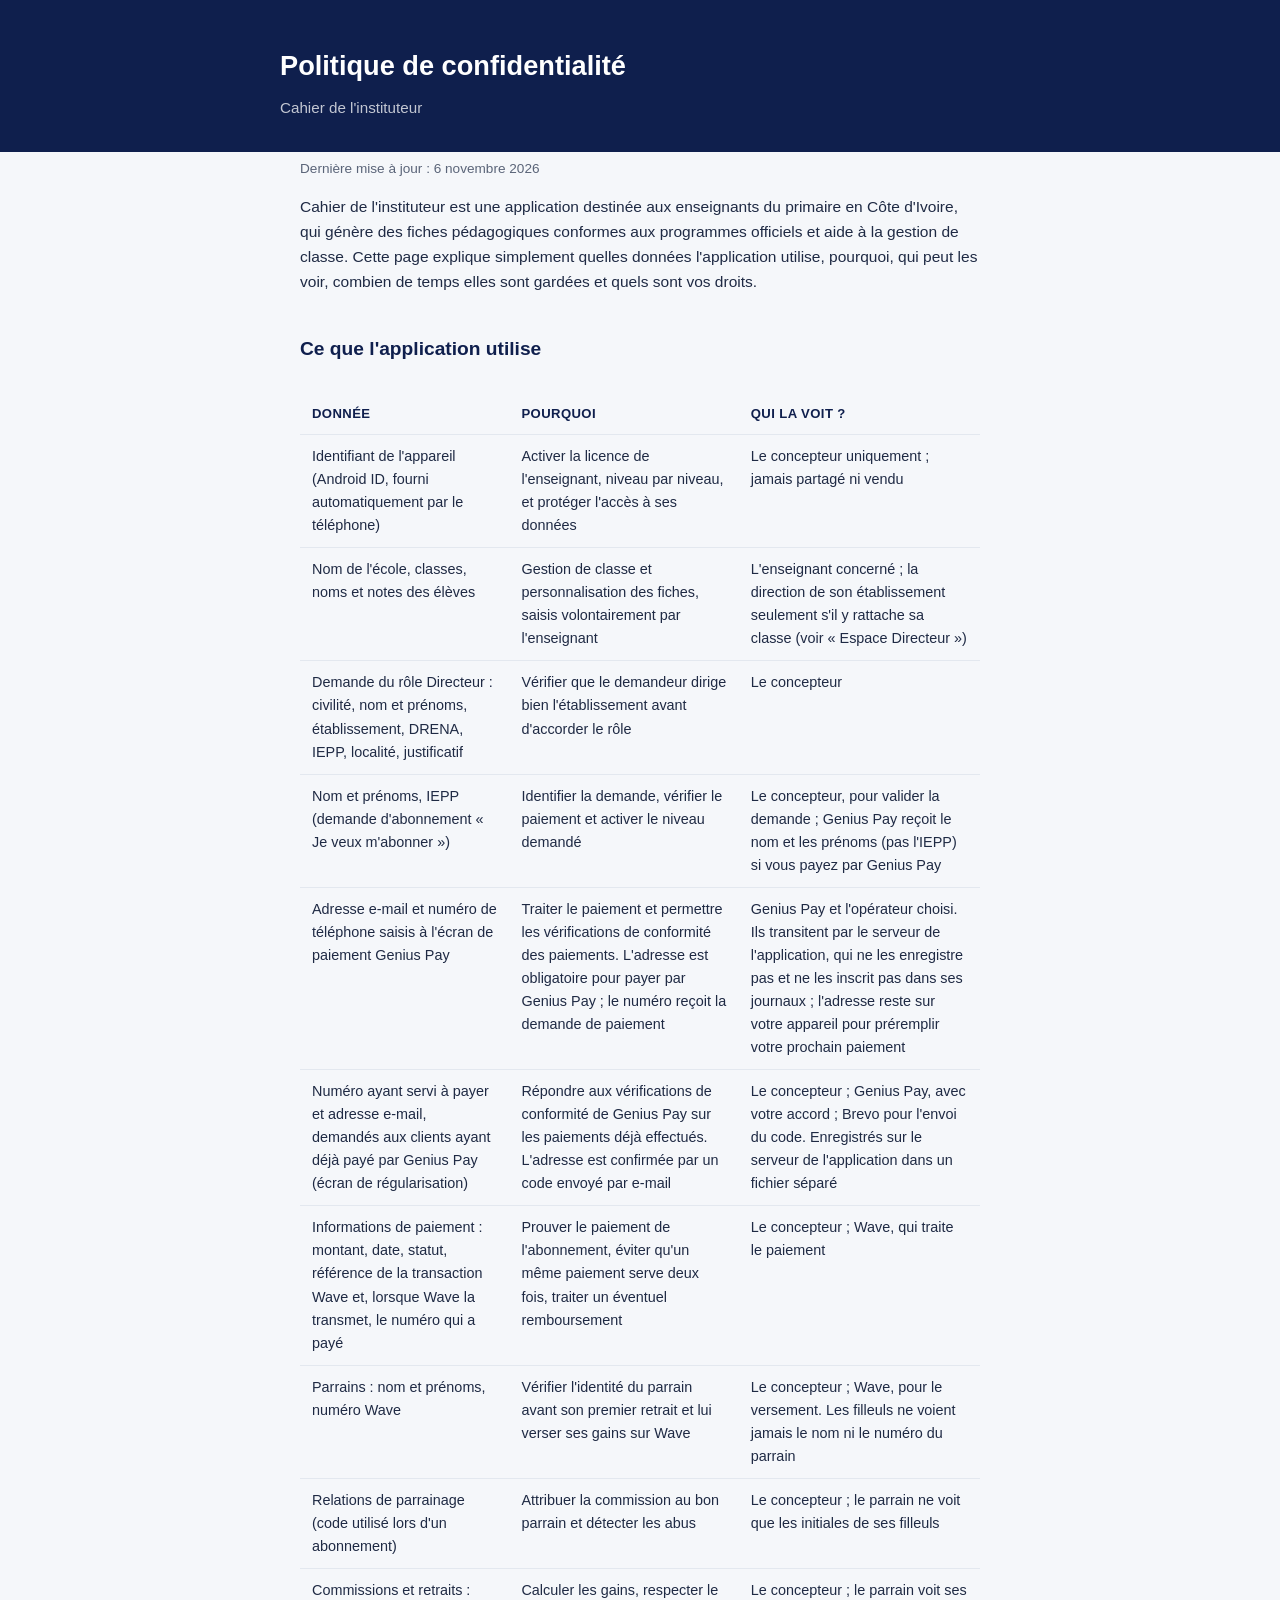
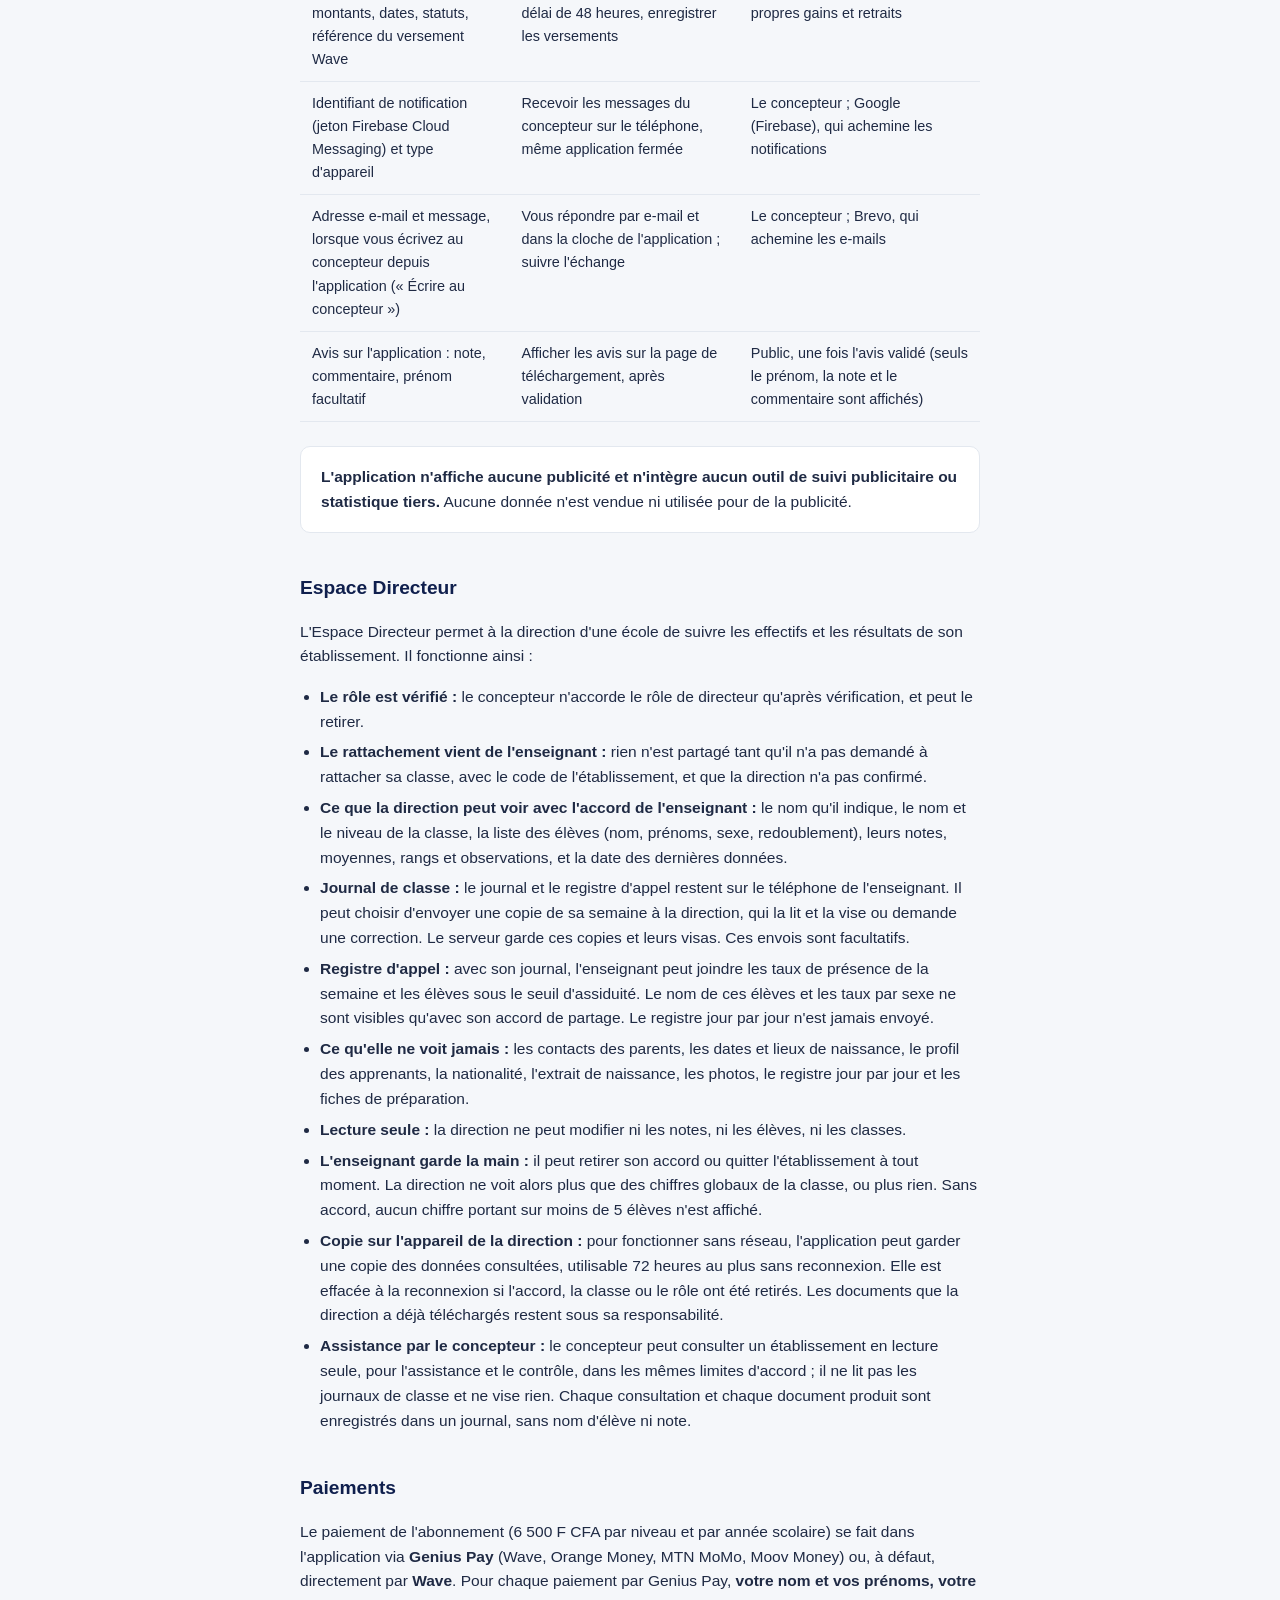
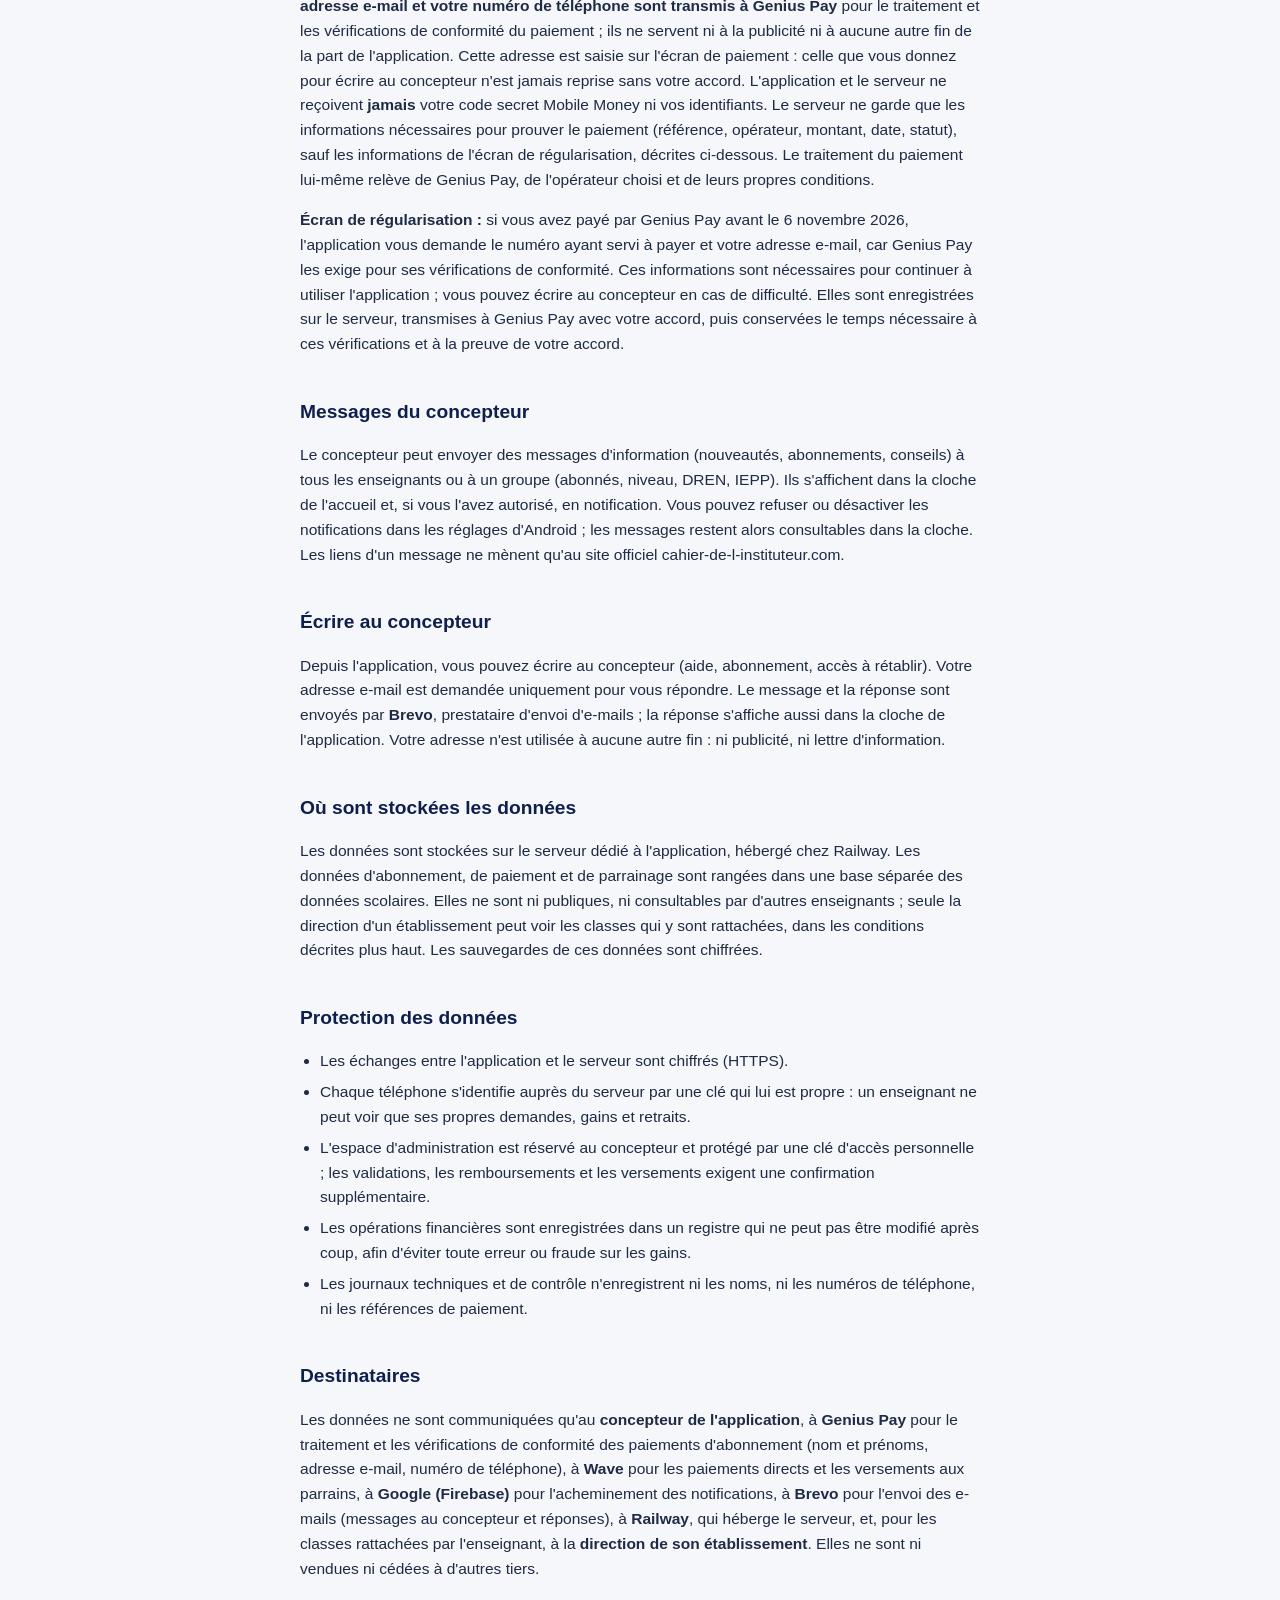
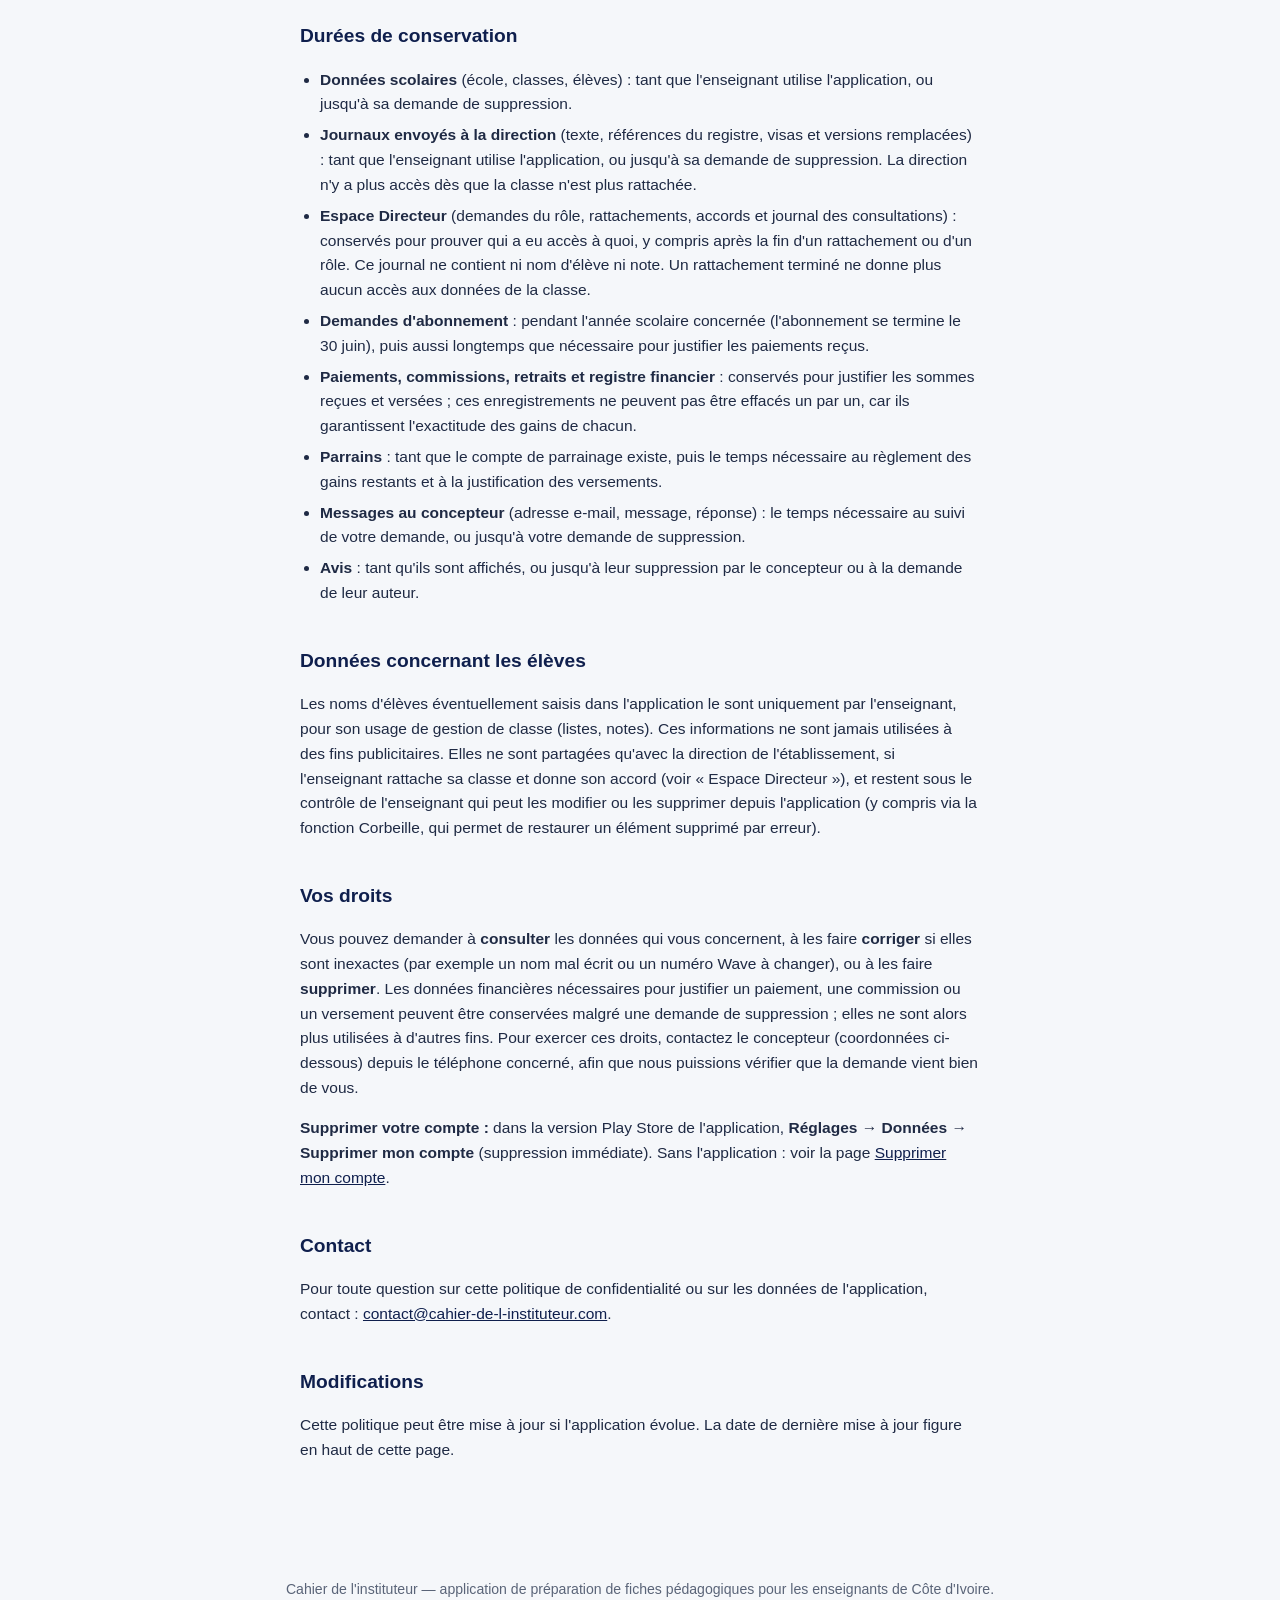
<file: confidentialite.html>
<!DOCTYPE html>
<html lang="fr">
<head>
<meta charset="UTF-8">
<meta name="viewport" content="width=device-width, initial-scale=1">
<title>Politique de confidentialité — Cahier de l'instituteur</title>
<style>
  :root{
    --marine:#0F1F4D;
    --orange:#ef7f1a;
    --texte:#1F2A44;
    --texte-doux:#5A6478;
    --carte:#FFFFFF;
    --bordure:#E3E8EF;
    --fond:#F5F7FA;
  }
  *{box-sizing:border-box;}
  body{
    margin:0;
    background:var(--fond);
    color:var(--texte);
    font-family:-apple-system,"Segoe UI",Roboto,Helvetica,Arial,sans-serif;
    line-height:1.6;
  }
  .wrap{max-width:720px;margin:0 auto;padding:0 20px 70px;}
  header{
    background:var(--marine);
    color:#fff;
    padding:44px 20px 32px;
  }
  header .inner{max-width:720px;margin:0 auto;}
  header h1{font-size:1.7rem;margin:0 0 8px;}
  header p{color:rgba(255,255,255,.75);margin:0;font-size:.95rem;}
  h2{font-size:1.2rem;color:var(--marine);margin:40px 0 12px;}
  p{color:var(--texte);font-size:.97rem;}
  .maj{color:var(--texte-doux);font-size:.85rem;margin-top:6px;}
  table{width:100%;border-collapse:collapse;margin:16px 0 8px;font-size:.9rem;}
  th,td{text-align:left;padding:10px 12px;border-bottom:1px solid var(--bordure);vertical-align:top;}
  th{color:var(--marine);font-size:.82rem;text-transform:uppercase;letter-spacing:.03em;}
  .carte{
    background:var(--carte);
    border:1px solid var(--bordure);
    border-radius:10px;
    padding:18px 20px;
    margin:16px 0;
  }
  a{color:var(--marine);}
  ul{padding-left:20px;font-size:.97rem;}
  li{margin:6px 0;}
  .defilement{overflow-x:auto;}
  footer{padding:30px 20px 50px;color:var(--texte-doux);font-size:.88rem;text-align:center;}
</style>
</head>
<body>

<header>
  <div class="inner">
    <h1>Politique de confidentialité</h1>
    <p>Cahier de l'instituteur</p>
  </div>
</header>

<div class="wrap">
  <p class="maj">Dernière mise à jour : 6 novembre 2026</p>

  <p>Cahier de l'instituteur est une application destinée aux enseignants du primaire en Côte d'Ivoire, qui génère des fiches pédagogiques conformes aux programmes officiels et aide à la gestion de classe. Cette page explique simplement quelles données l'application utilise, pourquoi, qui peut les voir, combien de temps elles sont gardées et quels sont vos droits.</p>

  <h2>Ce que l'application utilise</h2>
  <div class="defilement">
  <table>
    <tr><th>Donnée</th><th>Pourquoi</th><th>Qui la voit ?</th></tr>
    <tr>
      <td>Identifiant de l'appareil (Android ID, fourni automatiquement par le téléphone)</td>
      <td>Activer la licence de l'enseignant, niveau par niveau, et protéger l'accès à ses données</td>
      <td>Le concepteur uniquement ; jamais partagé ni vendu</td>
    </tr>
    <tr>
      <td>Nom de l'école, classes, noms et notes des élèves</td>
      <td>Gestion de classe et personnalisation des fiches, saisis volontairement par l'enseignant</td>
      <td>L'enseignant concerné ; la direction de son établissement seulement s'il y rattache sa classe (voir « Espace Directeur »)</td>
    </tr>
    <tr>
      <td>Demande du rôle Directeur : civilité, nom et prénoms, établissement, DRENA, IEPP, localité, justificatif</td>
      <td>Vérifier que le demandeur dirige bien l'établissement avant d'accorder le rôle</td>
      <td>Le concepteur</td>
    </tr>
    <tr>
      <td>Nom et prénoms, IEPP (demande d'abonnement « Je veux m'abonner »)</td>
      <td>Identifier la demande, vérifier le paiement et activer le niveau demandé</td>
      <td>Le concepteur, pour valider la demande ; Genius Pay reçoit le nom et les prénoms (pas l'IEPP) si vous payez par Genius Pay</td>
    </tr>
    <tr>
      <td>Adresse e-mail et numéro de téléphone saisis à l'écran de paiement Genius Pay</td>
      <td>Traiter le paiement et permettre les vérifications de conformité des paiements. L'adresse est obligatoire pour payer par Genius Pay ; le numéro reçoit la demande de paiement</td>
      <td>Genius Pay et l'opérateur choisi. Ils transitent par le serveur de l'application, qui ne les enregistre pas et ne les inscrit pas dans ses journaux ; l'adresse reste sur votre appareil pour préremplir votre prochain paiement</td>
    </tr>
    <tr>
      <td>Numéro ayant servi à payer et adresse e-mail, demandés aux clients ayant déjà payé par Genius Pay (écran de régularisation)</td>
      <td>Répondre aux vérifications de conformité de Genius Pay sur les paiements déjà effectués. L'adresse est confirmée par un code envoyé par e-mail</td>
      <td>Le concepteur ; Genius Pay, avec votre accord ; Brevo pour l'envoi du code. Enregistrés sur le serveur de l'application dans un fichier séparé</td>
    </tr>
    <tr>
      <td>Informations de paiement : montant, date, statut, référence de la transaction Wave et, lorsque Wave la transmet, le numéro qui a payé</td>
      <td>Prouver le paiement de l'abonnement, éviter qu'un même paiement serve deux fois, traiter un éventuel remboursement</td>
      <td>Le concepteur ; Wave, qui traite le paiement</td>
    </tr>
    <tr>
      <td>Parrains : nom et prénoms, numéro Wave</td>
      <td>Vérifier l'identité du parrain avant son premier retrait et lui verser ses gains sur Wave</td>
      <td>Le concepteur ; Wave, pour le versement. Les filleuls ne voient jamais le nom ni le numéro du parrain</td>
    </tr>
    <tr>
      <td>Relations de parrainage (code utilisé lors d'un abonnement)</td>
      <td>Attribuer la commission au bon parrain et détecter les abus</td>
      <td>Le concepteur ; le parrain ne voit que les initiales de ses filleuls</td>
    </tr>
    <tr>
      <td>Commissions et retraits : montants, dates, statuts, référence du versement Wave</td>
      <td>Calculer les gains, respecter le délai de 48 heures, enregistrer les versements</td>
      <td>Le concepteur ; le parrain voit ses propres gains et retraits</td>
    </tr>
    <tr>
      <td>Identifiant de notification (jeton Firebase Cloud Messaging) et type d'appareil</td>
      <td>Recevoir les messages du concepteur sur le téléphone, même application fermée</td>
      <td>Le concepteur ; Google (Firebase), qui achemine les notifications</td>
    </tr>
    <tr>
      <td>Adresse e-mail et message, lorsque vous écrivez au concepteur depuis l'application (« Écrire au concepteur »)</td>
      <td>Vous répondre par e-mail et dans la cloche de l'application ; suivre l'échange</td>
      <td>Le concepteur ; Brevo, qui achemine les e-mails</td>
    </tr>
    <tr>
      <td>Avis sur l'application : note, commentaire, prénom facultatif</td>
      <td>Afficher les avis sur la page de téléchargement, après validation</td>
      <td>Public, une fois l'avis validé (seuls le prénom, la note et le commentaire sont affichés)</td>
    </tr>
  </table>
  </div>

  <div class="carte">
    <p style="margin:0;"><b>L'application n'affiche aucune publicité et n'intègre aucun outil de suivi publicitaire ou statistique tiers.</b> Aucune donnée n'est vendue ni utilisée pour de la publicité.</p>
  </div>

  <h2>Espace Directeur</h2>
  <p>L'Espace Directeur permet à la direction d'une école de suivre les effectifs et les résultats de son établissement. Il fonctionne ainsi :</p>
  <ul>
    <li><b>Le rôle est vérifié :</b> le concepteur n'accorde le rôle de directeur qu'après vérification, et peut le retirer.</li>
    <li><b>Le rattachement vient de l'enseignant :</b> rien n'est partagé tant qu'il n'a pas demandé à rattacher sa classe, avec le code de l'établissement, et que la direction n'a pas confirmé.</li>
    <li><b>Ce que la direction peut voir avec l'accord de l'enseignant :</b> le nom qu'il indique, le nom et le niveau de la classe, la liste des élèves (nom, prénoms, sexe, redoublement), leurs notes, moyennes, rangs et observations, et la date des dernières données.</li>
    <li><b>Journal de classe :</b> le journal et le registre d'appel restent sur le téléphone de l'enseignant. Il peut choisir d'envoyer une copie de sa semaine à la direction, qui la lit et la vise ou demande une correction. Le serveur garde ces copies et leurs visas. Ces envois sont facultatifs.</li>
    <li><b>Registre d'appel :</b> avec son journal, l'enseignant peut joindre les taux de présence de la semaine et les élèves sous le seuil d'assiduité. Le nom de ces élèves et les taux par sexe ne sont visibles qu'avec son accord de partage. Le registre jour par jour n'est jamais envoyé.</li>
    <li><b>Ce qu'elle ne voit jamais :</b> les contacts des parents, les dates et lieux de naissance, le profil des apprenants, la nationalité, l'extrait de naissance, les photos, le registre jour par jour et les fiches de préparation.</li>
    <li><b>Lecture seule :</b> la direction ne peut modifier ni les notes, ni les élèves, ni les classes.</li>
    <li><b>L'enseignant garde la main :</b> il peut retirer son accord ou quitter l'établissement à tout moment. La direction ne voit alors plus que des chiffres globaux de la classe, ou plus rien. Sans accord, aucun chiffre portant sur moins de 5 élèves n'est affiché.</li>
    <li><b>Copie sur l'appareil de la direction :</b> pour fonctionner sans réseau, l'application peut garder une copie des données consultées, utilisable 72 heures au plus sans reconnexion. Elle est effacée à la reconnexion si l'accord, la classe ou le rôle ont été retirés. Les documents que la direction a déjà téléchargés restent sous sa responsabilité.</li>
    <li><b>Assistance par le concepteur :</b> le concepteur peut consulter un établissement en lecture seule, pour l'assistance et le contrôle, dans les mêmes limites d'accord ; il ne lit pas les journaux de classe et ne vise rien. Chaque consultation et chaque document produit sont enregistrés dans un journal, sans nom d'élève ni note.</li>
  </ul>

  <h2>Paiements</h2>
  <p>Le paiement de l'abonnement (6 500 F CFA par niveau et par année scolaire) se fait dans l'application via <b>Genius Pay</b> (Wave, Orange Money, MTN MoMo, Moov Money) ou, à défaut, directement par <b>Wave</b>. Pour chaque paiement par Genius Pay, <b>votre nom et vos prénoms, votre adresse e-mail et votre numéro de téléphone sont transmis à Genius Pay</b> pour le traitement et les vérifications de conformité du paiement ; ils ne servent ni à la publicité ni à aucune autre fin de la part de l'application. Cette adresse est saisie sur l'écran de paiement : celle que vous donnez pour écrire au concepteur n'est jamais reprise sans votre accord. L'application et le serveur ne reçoivent <b>jamais</b> votre code secret Mobile Money ni vos identifiants. Le serveur ne garde que les informations nécessaires pour prouver le paiement (référence, opérateur, montant, date, statut), sauf les informations de l'écran de régularisation, décrites ci-dessous. Le traitement du paiement lui-même relève de Genius Pay, de l'opérateur choisi et de leurs propres conditions.</p>
  <p><b>Écran de régularisation :</b> si vous avez payé par Genius Pay avant le 6 novembre 2026, l'application vous demande le numéro ayant servi à payer et votre adresse e-mail, car Genius Pay les exige pour ses vérifications de conformité. Ces informations sont nécessaires pour continuer à utiliser l'application ; vous pouvez écrire au concepteur en cas de difficulté. Elles sont enregistrées sur le serveur, transmises à Genius Pay avec votre accord, puis conservées le temps nécessaire à ces vérifications et à la preuve de votre accord.</p>

  <h2>Messages du concepteur</h2>
  <p>Le concepteur peut envoyer des messages d'information (nouveautés, abonnements, conseils) à tous les enseignants ou à un groupe (abonnés, niveau, DREN, IEPP). Ils s'affichent dans la cloche de l'accueil et, si vous l'avez autorisé, en notification. Vous pouvez refuser ou désactiver les notifications dans les réglages d'Android ; les messages restent alors consultables dans la cloche. Les liens d'un message ne mènent qu'au site officiel cahier-de-l-instituteur.com.</p>

  <h2>Écrire au concepteur</h2>
  <p>Depuis l'application, vous pouvez écrire au concepteur (aide, abonnement, accès à rétablir). Votre adresse e-mail est demandée uniquement pour vous répondre. Le message et la réponse sont envoyés par <b>Brevo</b>, prestataire d'envoi d'e-mails ; la réponse s'affiche aussi dans la cloche de l'application. Votre adresse n'est utilisée à aucune autre fin : ni publicité, ni lettre d'information.</p>

  <h2>Où sont stockées les données</h2>
  <p>Les données sont stockées sur le serveur dédié à l'application, hébergé chez Railway. Les données d'abonnement, de paiement et de parrainage sont rangées dans une base séparée des données scolaires. Elles ne sont ni publiques, ni consultables par d'autres enseignants ; seule la direction d'un établissement peut voir les classes qui y sont rattachées, dans les conditions décrites plus haut. Les sauvegardes de ces données sont chiffrées.</p>

  <h2>Protection des données</h2>
  <ul>
    <li>Les échanges entre l'application et le serveur sont chiffrés (HTTPS).</li>
    <li>Chaque téléphone s'identifie auprès du serveur par une clé qui lui est propre : un enseignant ne peut voir que ses propres demandes, gains et retraits.</li>
    <li>L'espace d'administration est réservé au concepteur et protégé par une clé d'accès personnelle ; les validations, les remboursements et les versements exigent une confirmation supplémentaire.</li>
    <li>Les opérations financières sont enregistrées dans un registre qui ne peut pas être modifié après coup, afin d'éviter toute erreur ou fraude sur les gains.</li>
    <li>Les journaux techniques et de contrôle n'enregistrent ni les noms, ni les numéros de téléphone, ni les références de paiement.</li>
  </ul>

  <h2>Destinataires</h2>
  <p>Les données ne sont communiquées qu'au <b>concepteur de l'application</b>, à <b>Genius Pay</b> pour le traitement et les vérifications de conformité des paiements d'abonnement (nom et prénoms, adresse e-mail, numéro de téléphone), à <b>Wave</b> pour les paiements directs et les versements aux parrains, à <b>Google (Firebase)</b> pour l'acheminement des notifications, à <b>Brevo</b> pour l'envoi des e-mails (messages au concepteur et réponses), à <b>Railway</b>, qui héberge le serveur, et, pour les classes rattachées par l'enseignant, à la <b>direction de son établissement</b>. Elles ne sont ni vendues ni cédées à d'autres tiers.</p>

  <h2>Durées de conservation</h2>
  <ul>
    <li><b>Données scolaires</b> (école, classes, élèves) : tant que l'enseignant utilise l'application, ou jusqu'à sa demande de suppression.</li>
    <li><b>Journaux envoyés à la direction</b> (texte, références du registre, visas et versions remplacées) : tant que l'enseignant utilise l'application, ou jusqu'à sa demande de suppression. La direction n'y a plus accès dès que la classe n'est plus rattachée.</li>
    <li><b>Espace Directeur</b> (demandes du rôle, rattachements, accords et journal des consultations) : conservés pour prouver qui a eu accès à quoi, y compris après la fin d'un rattachement ou d'un rôle. Ce journal ne contient ni nom d'élève ni note. Un rattachement terminé ne donne plus aucun accès aux données de la classe.</li>
    <li><b>Demandes d'abonnement</b> : pendant l'année scolaire concernée (l'abonnement se termine le 30 juin), puis aussi longtemps que nécessaire pour justifier les paiements reçus.</li>
    <li><b>Paiements, commissions, retraits et registre financier</b> : conservés pour justifier les sommes reçues et versées ; ces enregistrements ne peuvent pas être effacés un par un, car ils garantissent l'exactitude des gains de chacun.</li>
    <li><b>Parrains</b> : tant que le compte de parrainage existe, puis le temps nécessaire au règlement des gains restants et à la justification des versements.</li>
    <li><b>Messages au concepteur</b> (adresse e-mail, message, réponse) : le temps nécessaire au suivi de votre demande, ou jusqu'à votre demande de suppression.</li>
    <li><b>Avis</b> : tant qu'ils sont affichés, ou jusqu'à leur suppression par le concepteur ou à la demande de leur auteur.</li>
  </ul>

  <h2>Données concernant les élèves</h2>
  <p>Les noms d'élèves éventuellement saisis dans l'application le sont uniquement par l'enseignant, pour son usage de gestion de classe (listes, notes). Ces informations ne sont jamais utilisées à des fins publicitaires. Elles ne sont partagées qu'avec la direction de l'établissement, si l'enseignant rattache sa classe et donne son accord (voir « Espace Directeur »), et restent sous le contrôle de l'enseignant qui peut les modifier ou les supprimer depuis l'application (y compris via la fonction Corbeille, qui permet de restaurer un élément supprimé par erreur).</p>

  <h2>Vos droits</h2>
  <p>Vous pouvez demander à <b>consulter</b> les données qui vous concernent, à les faire <b>corriger</b> si elles sont inexactes (par exemple un nom mal écrit ou un numéro Wave à changer), ou à les faire <b>supprimer</b>. Les données financières nécessaires pour justifier un paiement, une commission ou un versement peuvent être conservées malgré une demande de suppression ; elles ne sont alors plus utilisées à d'autres fins. Pour exercer ces droits, contactez le concepteur (coordonnées ci-dessous) depuis le téléphone concerné, afin que nous puissions vérifier que la demande vient bien de vous.</p>
  <p><b>Supprimer votre compte :</b> dans la version Play Store de l'application, <b>Réglages → Données → Supprimer mon compte</b> (suppression immédiate). Sans l'application : voir la page <a href="/supprimer-mon-compte/">Supprimer mon compte</a>.</p>

  <h2>Contact</h2>
  <p>Pour toute question sur cette politique de confidentialité ou sur les données de l'application, contact : <a href="mailto:contact@cahier-de-l-instituteur.com">contact@cahier-de-l-instituteur.com</a>.</p>

  <h2>Modifications</h2>
  <p>Cette politique peut être mise à jour si l'application évolue. La date de dernière mise à jour figure en haut de cette page.</p>
</div>

<footer>Cahier de l'instituteur — application de préparation de fiches pédagogiques pour les enseignants de Côte d'Ivoire.</footer>

</body>
</html>
</file>
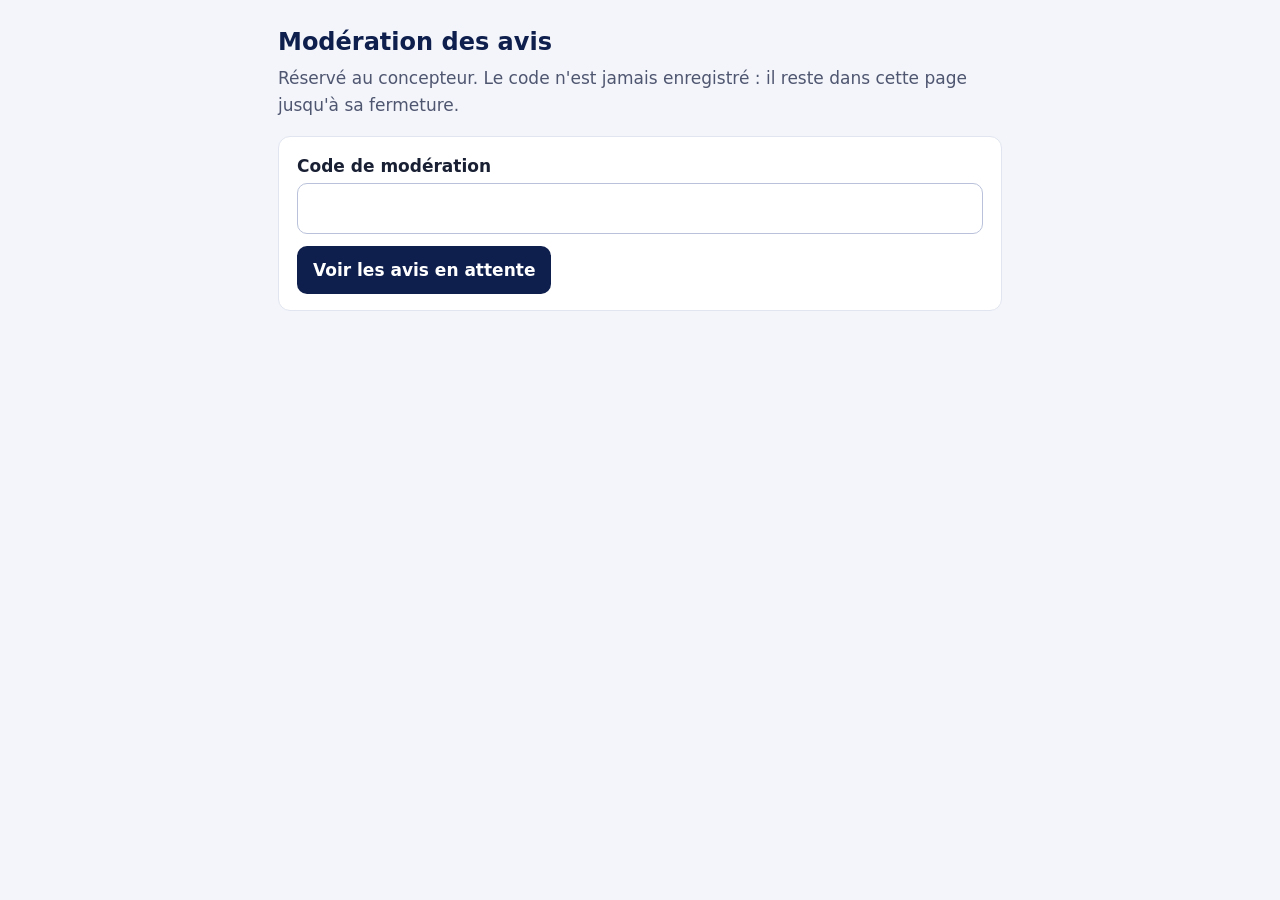
<file: moderation.html>
<!DOCTYPE html>
<html lang="fr">
<head>
<meta charset="UTF-8">
<meta name="viewport" content="width=device-width, initial-scale=1">
<meta name="robots" content="noindex, nofollow">
<title>Modération des avis — Le Cahier de l'instituteur</title>
<style>
  :root { --encre:#0F1F4D; --fond:#F3F5FA; --bordure:#E1E5EF; --orange:#EF7F1A; --texte:#1A2033; --doux:#4F5670; }
  * { box-sizing: border-box; }
  body { margin:0; background:var(--fond); color:var(--texte); font:17px/1.55 system-ui,'Segoe UI',Roboto,Arial,sans-serif; }
  main { max-width: 760px; margin: 0 auto; padding: 24px 18px 60px; }
  h1 { font-size: 24px; color: var(--encre); margin: 0 0 4px; }
  p.aide { color: var(--doux); margin: 0 0 18px; }
  .carte { background:#fff; border:1px solid var(--bordure); border-radius:12px; padding:16px 18px; margin-bottom:14px; }
  label { font-weight:700; display:block; margin-bottom:4px; }
  input { width:100%; font:inherit; padding:11px 13px; border-radius:10px; border:1px solid #B9C2DA; }
  button { font:inherit; font-weight:700; border:0; border-radius:10px; padding:11px 16px; cursor:pointer; color:#fff; background:var(--encre); }
  button.publier { background:#17713F; } button.masquer { background:#8A5A12; } button.supprimer { background:#B3261E; }
  button:disabled { opacity:.55; cursor:default; }
  .actions { display:flex; flex-wrap:wrap; gap:8px; margin-top:12px; }
  .meta { color:var(--doux); font-size:14.5px; }
  .etoiles { color: var(--orange); letter-spacing: 2px; font-size: 18px; }
  .texte { white-space: pre-wrap; margin: 8px 0 0; }
  .msg { margin: 12px 0; font-weight:700; } .msg.erreur { color:#B3261E; } .msg.ok { color:#17713F; }
</style>
</head>
<body>
<main>
  <h1>Modération des avis</h1>
  <p class="aide">Réservé au concepteur. Le code n'est jamais enregistré : il reste dans cette page jusqu'à sa fermeture.</p>

  <form id="entree" class="carte">
    <label for="code">Code de modération</label>
    <input id="code" type="password" autocomplete="current-password" required>
    <div class="actions"><button type="submit">Voir les avis en attente</button></div>
  </form>

  <p class="msg" id="msg" role="status"></p>
  <div id="liste"></div>
</main>

<script>
  // Même adresse que dans index.html (serveur Railway, sans « / » final).
  const URL_SERVEUR = 'https://cahier-de-l-instituteur-production.up.railway.app';

  const msg = document.getElementById('msg');
  const liste = document.getElementById('liste');
  const echapper = s => String(s).replace(/[&<>"']/g, c => ({ '&':'&amp;', '<':'&lt;', '>':'&gt;', '"':'&quot;', "'":'&#39;' }[c]));
  let code = '';

  function afficher(texte, ok) { msg.textContent = texte; msg.className = 'msg ' + (ok ? 'ok' : 'erreur'); }

  async function appeler(chemin, corps) {
    const rep = await fetch(URL_SERVEUR + chemin, { method: 'POST', headers: { 'Content-Type': 'application/json' }, body: JSON.stringify(corps) });
    const d = await rep.json().catch(() => ({}));
    return { ok: rep.ok, d };
  }

  async function charger() {
    if (!/^https?:\/\//.test(URL_SERVEUR) || URL_SERVEUR.includes('REMPLACER')) { afficher("L'adresse du serveur n'est pas renseignée dans cette page.", false); return; }
    afficher('Chargement…', true);
    try {
      const { ok, d } = await appeler('/avis/moderation/liste', { code });
      if (!ok) { liste.innerHTML = ''; afficher(d.message || 'Accès refusé.', false); return; }
      const avis = (d.data && d.data.avis) || [];
      afficher(avis.length ? avis.length + ' avis en attente.' : 'Aucun avis en attente.', true);
      liste.innerHTML = avis.map(a =>
        '<div class="carte" data-id="' + echapper(a.id) + '">' +
        '<div class="etoiles">' + '★'.repeat(a.note || 0) + '<span style="color:#D5DAE8">' + '★'.repeat(5 - (a.note || 0)) + '</span></div>' +
        '<div class="meta">' + echapper(a.prenom || 'Sans prénom') + ' · ' + echapper(a.date) + ' · ' + (a.source === 'app' ? 'application' : 'site') + '</div>' +
        '<p class="texte">' + echapper(a.commentaire || '(note seule)') + '</p>' +
        '<div class="actions"><button class="publier" data-a="publier">Publier</button>' +
        '<button class="masquer" data-a="masquer">Masquer</button>' +
        '<button class="supprimer" data-a="supprimer">Supprimer</button></div></div>').join('');
    } catch (e) { afficher('Pas de connexion au serveur.', false); }
  }

  document.getElementById('entree').addEventListener('submit', e => { e.preventDefault(); code = document.getElementById('code').value; charger(); });

  liste.addEventListener('click', async e => {
    const b = e.target.closest('button[data-a]'); if (!b) return;
    const carte = b.closest('.carte');
    if (b.dataset.a === 'supprimer' && !confirm('Supprimer définitivement cet avis ?')) return;
    carte.querySelectorAll('button').forEach(x => x.disabled = true);
    try {
      const { ok, d } = await appeler('/avis/moderation/action', { code, id: carte.dataset.id, action: b.dataset.a });
      if (ok) { carte.remove(); afficher('Fait.', true); } else { afficher(d.message || 'Échec.', false); carte.querySelectorAll('button').forEach(x => x.disabled = false); }
    } catch (err) { afficher('Pas de connexion au serveur.', false); carte.querySelectorAll('button').forEach(x => x.disabled = false); }
  });
</script>
</body>
</html>
</file>
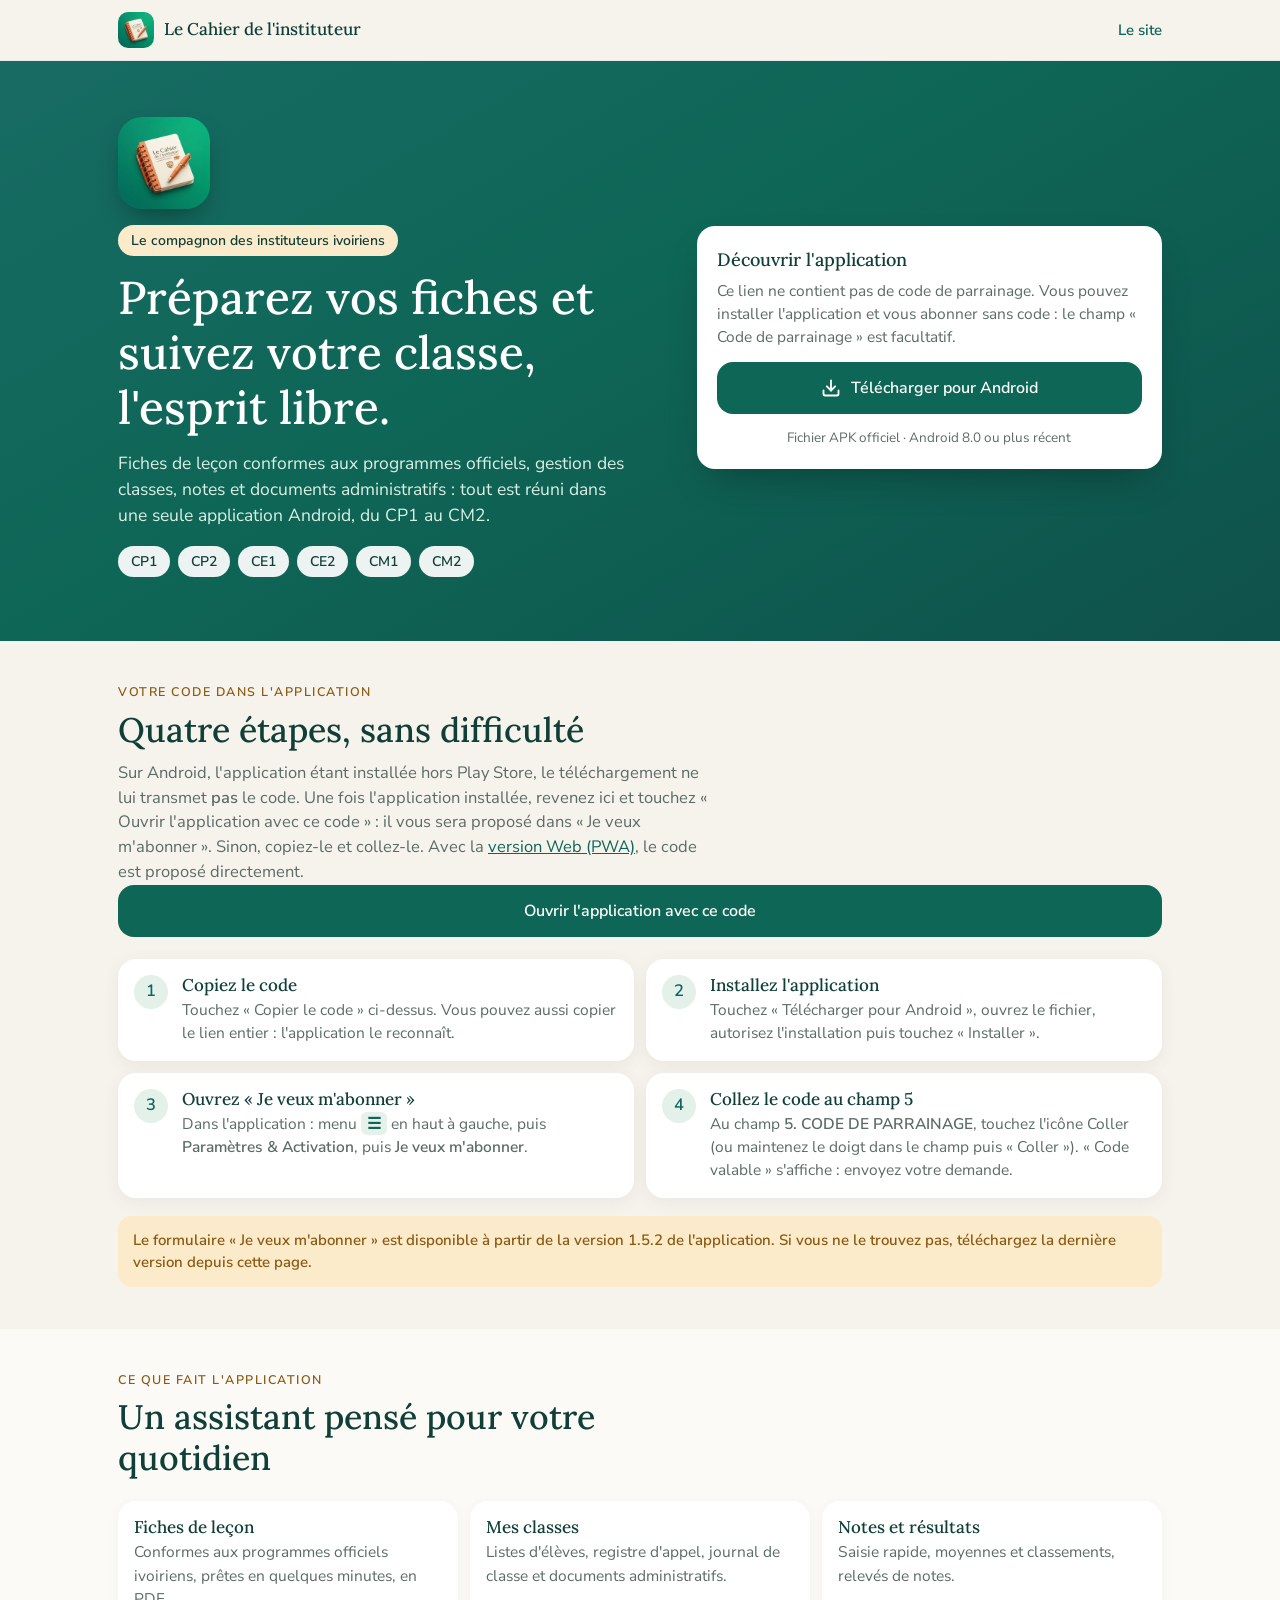
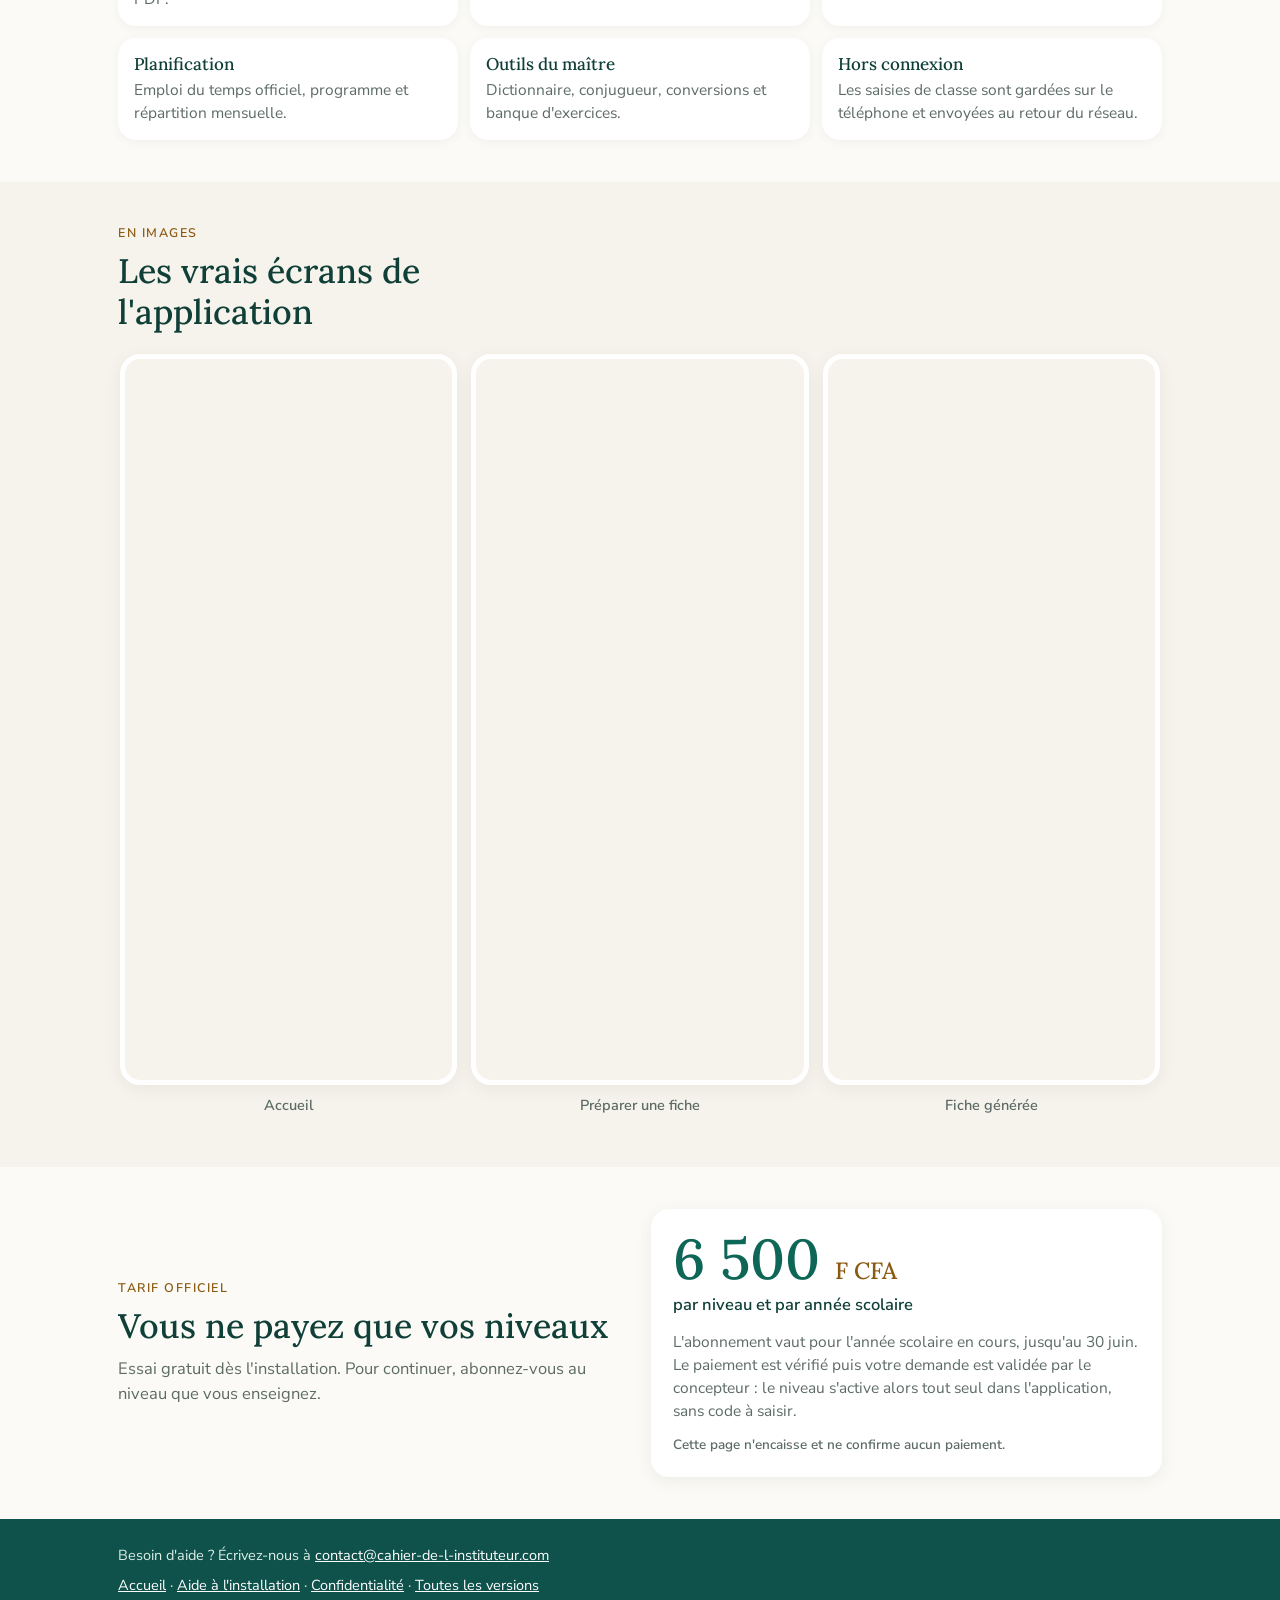
<file: parrainage.html>
<!doctype html>
<html lang="fr">
<head>
<meta charset="utf-8">
<meta name="viewport" content="width=device-width, initial-scale=1, viewport-fit=cover">
<title>Parrainage — Le Cahier de l'instituteur</title>
<meta name="description" content="Un collègue vous recommande Le Cahier de l'instituteur : fiches pédagogiques conformes aux programmes ivoiriens, gestion de classe et suivi des élèves. 6 500 F CFA par niveau et par année scolaire.">
<!-- Page de parrainage : ni indexee (les liens portent un code personnel), ni transmise aux sites suivants. -->
<meta name="robots" content="noindex, follow">
<meta name="referrer" content="no-referrer">
<!-- Aucune ressource externe (polices de l'application servies par le site), aucune requete reseau, aucune insertion HTML. -->
<meta http-equiv="Content-Security-Policy" content="default-src 'self'; img-src 'self'; style-src 'self'; font-src 'self'; script-src 'self'; connect-src 'none'; object-src 'none'; base-uri 'none'; form-action 'none'">
<meta name="theme-color" content="#0E6656">
<meta property="og:type" content="website">
<meta property="og:locale" content="fr_FR">
<meta property="og:title" content="Un collègue vous recommande Le Cahier de l'instituteur">
<meta property="og:description" content="Fiches pédagogiques conformes aux programmes ivoiriens, classes et élèves dans une seule application. 6 500 F CFA par niveau et par année scolaire.">
<meta property="og:image" content="https://avrison2026.github.io/cahier-instituteur-site/images/apercu-partage.jpg">
<meta property="og:url" content="https://avrison2026.github.io/cahier-instituteur-site/parrainage.html">
<link rel="icon" href="images/logo-officiel-192.png" type="image/png">
<link rel="apple-touch-icon" href="images/logo-officiel-180.png">
<link rel="stylesheet" href="parrainage.css">
<script src="parrainage.js" defer></script>
<script src="relais.js" defer></script>
</head>
<body data-etat="chargement">
<header class="barre">
  <div class="wrap barre-interieur">
    <a class="marque" href="index.html">
      <img src="images/logo-officiel-192.png" alt="" width="36" height="36">
      <span>Le Cahier de l'instituteur</span>
    </a>
    <a class="lien-site" href="index.html">Le site</a>
  </div>
</header>

<main>
  <section class="hero">
    <div class="wrap hero-grille">
      <div class="hero-texte">
        <img class="logo-hero" src="images/logo-officiel-512.png" alt="Logo du Cahier de l'instituteur" width="112" height="112">
        <p class="eyebrow"><span id="eyebrow-texte">Le compagnon des instituteurs ivoiriens</span></p>
        <h1 id="titre-principal">Préparez vos fiches et suivez votre classe, l'esprit libre.</h1>
        <p class="accroche">Fiches de leçon conformes aux programmes officiels, gestion des classes, notes et documents administratifs : tout est réuni dans une seule application Android, du CP1 au CM2.</p>
        <ul class="niveaux" aria-label="Niveaux couverts">
          <li class="n-cp1">CP1</li><li class="n-cp2">CP2</li><li class="n-ce1">CE1</li><li class="n-ce2">CE2</li><li class="n-cm1">CM1</li><li class="n-cm2">CM2</li>
        </ul>
      </div>

      <div class="carte-code" id="carte-code" aria-live="polite">
        <!-- Code present et valable -->
        <div id="bloc-valide" hidden>
          <p class="carte-etiquette">Votre code de parrainage</p>
          <p class="code" id="code-valeur" translate="no"></p>
          <div class="boutons-copie">
            <button class="btn btn-principal" type="button" id="copier-code">
              <svg width="18" height="18" viewBox="0 0 24 24" fill="none" stroke="currentColor" stroke-width="2.2" stroke-linecap="round" stroke-linejoin="round" aria-hidden="true"><rect x="9" y="9" width="13" height="13" rx="2"/><path d="M5 15H4a2 2 0 0 1-2-2V4a2 2 0 0 1 2-2h9a2 2 0 0 1 2 2v1"/></svg>
              Copier le code
            </button>
            <button class="btn btn-secondaire" type="button" id="copier-message">Copier le message complet</button>
          </div>
          <p class="retour-copie" id="retour-copie" role="status"></p>
          <p class="petit">Ce code ne contient aucune information personnelle. Gardez-le : vous le saisirez dans l'application.</p>
        </div>
        <!-- Lien sans code -->
        <div id="bloc-absent" hidden>
          <p class="carte-etiquette">Découvrir l'application</p>
          <p class="carte-texte">Ce lien ne contient pas de code de parrainage. Vous pouvez installer l'application et vous abonner sans code : le champ « Code de parrainage » est facultatif.</p>
        </div>
        <!-- Code malforme -->
        <div id="bloc-invalide" hidden>
          <p class="carte-etiquette alerte">Lien de parrainage non valable</p>
          <p class="carte-texte">Le code de ce lien est incomplet ou mal recopié. Demandez à votre collègue de vous renvoyer son lien, ou installez l'application et abonnez-vous sans code.</p>
        </div>
        <noscript><p class="carte-texte">Activez JavaScript pour afficher et copier le code de parrainage. Le code figure aussi à la fin de l'adresse de cette page, après « code= ».</p></noscript>

        <a class="btn btn-telecharger" id="btn-telecharger" href="https://telechargement.cahier-de-l-instituteur.com/cahier-instituteur-2.0.1.apk">
          <svg width="20" height="20" viewBox="0 0 24 24" fill="none" stroke="currentColor" stroke-width="2.2" stroke-linecap="round" stroke-linejoin="round" aria-hidden="true"><path d="M21 15v4a2 2 0 0 1-2 2H5a2 2 0 0 1-2-2v-4"/><polyline points="7 10 12 15 17 10"/><line x1="12" y1="15" x2="12" y2="3"/></svg>
          Télécharger pour Android
        </a>
        <p class="petit centre">Fichier APK officiel · Android 8.0 ou plus récent</p>
      </div>
    </div>
  </section>

  <section class="section" id="code-dans-application">
    <div class="wrap">
      <p class="kicker">VOTRE CODE DANS L'APPLICATION</p>
      <h2>Quatre étapes, sans difficulté</h2>
      <p class="chapeau">Sur Android, l'application étant installée hors Play Store, le téléchargement ne lui transmet <strong>pas</strong> le code. Une fois l'application installée, revenez ici et touchez « Ouvrir l'application avec ce code » : il vous sera proposé dans « Je veux m'abonner ». Sinon, copiez-le et collez-le. Avec la <a id="lien-pwa" href="https://app.cahier-de-l-instituteur.com/">version Web (PWA)</a>, le code est proposé directement.</p>
      <p class="centre"><a class="btn btn-principal" id="ouvrir-app" href="#code-dans-application">Ouvrir l'application avec ce code</a></p>
      <ol class="etapes">
        <li><h3>Copiez le code</h3><p>Touchez « Copier le code » ci-dessus. Vous pouvez aussi copier le lien entier : l'application le reconnaît.</p></li>
        <li><h3>Installez l'application</h3><p>Touchez « Télécharger pour Android », ouvrez le fichier, autorisez l'installation puis touchez « Installer ».</p></li>
        <li><h3>Ouvrez « Je veux m'abonner »</h3><p>Dans l'application : menu <span class="touche" aria-label="menu">☰</span> en haut à gauche, puis <b>Paramètres &amp; Activation</b>, puis <b>Je veux m'abonner</b>.</p></li>
        <li><h3>Collez le code au champ 5</h3><p>Au champ <b>5. CODE DE PARRAINAGE</b>, touchez l'icône Coller (ou maintenez le doigt dans le champ puis « Coller »). « Code valable » s'affiche : envoyez votre demande.</p></li>
      </ol>
      <p class="note">Le formulaire « Je veux m'abonner » est disponible à partir de la version 1.5.2 de l'application. Si vous ne le trouvez pas, téléchargez la dernière version depuis cette page.</p>
    </div>
  </section>

  <section class="section blanc" id="fonctions">
    <div class="wrap">
      <p class="kicker">CE QUE FAIT L'APPLICATION</p>
      <h2>Un assistant pensé pour votre quotidien</h2>
      <ul class="fonctions">
        <li><h3>Fiches de leçon</h3><p>Conformes aux programmes officiels ivoiriens, prêtes en quelques minutes, en PDF.</p></li>
        <li><h3>Mes classes</h3><p>Listes d'élèves, registre d'appel, journal de classe et documents administratifs.</p></li>
        <li><h3>Notes et résultats</h3><p>Saisie rapide, moyennes et classements, relevés de notes.</p></li>
        <li><h3>Planification</h3><p>Emploi du temps officiel, programme et répartition mensuelle.</p></li>
        <li><h3>Outils du maître</h3><p>Dictionnaire, conjugueur, conversions et banque d'exercices.</p></li>
        <li><h3>Hors connexion</h3><p>Les saisies de classe sont gardées sur le téléphone et envoyées au retour du réseau.</p></li>
      </ul>
    </div>
  </section>

  <section class="section" id="captures">
    <div class="wrap">
      <p class="kicker">EN IMAGES</p>
      <h2>Les vrais écrans de l'application</h2>
      <div class="galerie">
        <figure><img src="images/capture-accueil.jpg" alt="Écran d'accueil : classe du jour, préparation d'une fiche et outils" width="709" height="1536" loading="lazy" decoding="async"><figcaption>Accueil</figcaption></figure>
        <figure><img src="images/capture-preparer.jpg" alt="Préparer une fiche : niveau, discipline, leçon et séance" width="709" height="1536" loading="lazy" decoding="async"><figcaption>Préparer une fiche</figcaption></figure>
        <figure><img src="images/capture-resultat-fiche.jpg" alt="Fiche de mathématiques générée, avec impression, partage et export" width="709" height="1536" loading="lazy" decoding="async"><figcaption>Fiche générée</figcaption></figure>
      </div>
    </div>
  </section>

  <section class="section blanc" id="tarif">
    <div class="wrap tarif">
      <div>
        <p class="kicker">TARIF OFFICIEL</p>
        <h2>Vous ne payez que vos niveaux</h2>
        <p class="chapeau">Essai gratuit dès l'installation. Pour continuer, abonnez-vous au niveau que vous enseignez.</p>
      </div>
      <div class="prix">
        <p class="prix-montant">6 500 <span>F CFA</span></p>
        <p class="prix-unite">par niveau et par année scolaire</p>
        <p class="prix-detail">L'abonnement vaut pour l'année scolaire en cours, jusqu'au 30 juin. Le paiement est vérifié puis votre demande est validée par le concepteur : le niveau s'active alors tout seul dans l'application, sans code à saisir.</p>
        <p class="prix-note">Cette page n'encaisse et ne confirme aucun paiement.</p>
      </div>
    </div>
  </section>
</main>

<footer class="pied">
  <div class="wrap pied-interieur">
    <p>Besoin d'aide ? Écrivez-nous à <a href="mailto:contact@cahier-de-l-instituteur.com?subject=Question%20sur%20le%20parrainage">contact@cahier-de-l-instituteur.com</a></p>
    <p><a href="index.html">Accueil</a> · <a href="index.html#installer">Aide à l'installation</a> · <a href="confidentialite.html">Confidentialité</a> · <a href="https://github.com/Avrison2026/cahier-instituteur-site/releases">Toutes les versions</a></p>
  </div>
</footer>
</body>
</html>
</file>
<file: parrainage.css>
/* Page de parrainage (26/10/2026) : THEME DE L'APPLICATION (ecrans valides : StyleEcrans, CouleursApp, StyleAccueil).
   Fond ivoire chaud, cartes blanches a ombre douce, texte vert profond, action emeraude mate, surfaces sauge et
   menthe, accents miel. Polices de l'application (Lora pour les titres, Nunito Sans pour le texte), servies par le
   site lui-meme. Mobile d'abord. */
@font-face { font-family: "Lora"; src: url("fonts/Lora-Medium.ttf") format("truetype"); font-weight: 500 700; font-display: swap; }
@font-face { font-family: "Nunito Sans"; src: url("fonts/NunitoSans-Regular.ttf") format("truetype"); font-weight: 400; font-display: swap; }
@font-face { font-family: "Nunito Sans"; src: url("fonts/NunitoSans-SemiBold.ttf") format("truetype"); font-weight: 600 700; font-display: swap; }

:root {
  --fond: #F6F3EC;          /* ivoire chaud des ecrans */
  --carte: #FFFFFF;
  --texte: #0F3F37;         /* vert profond tirant vers le teal */
  --texte-doux: #5D6B66;
  --action: #0E6656;        /* emeraude mat (boutons principaux) */
  --action-fonce: #0F514B;  /* petrole fonce */
  --petrole: #176B63;
  --sauge: #E7F1EB;
  --menthe: #E4F1EA;
  --bordure: #C9D4CE;
  --separateur: #E6EAE6;
  --miel: #DDA23C;
  --miel-clair: #FBEBCB;
  --miel-texte: #8A5A12;
  --alerte: #A3271D;
  --alerte-fond: #FBE8E6;
  --titre: "Lora", Georgia, "Times New Roman", serif;
  --corps: "Nunito Sans", "Segoe UI", Roboto, Arial, sans-serif;
  --ombre: 0 4px 16px rgba(79, 90, 80, 0.08);
  --ombre-legere: 0 2px 10px rgba(79, 90, 80, 0.06);
}
* { box-sizing: border-box; }
[hidden] { display: none !important; }
html { -webkit-text-size-adjust: 100%; }
body { margin: 0; background: var(--fond); color: var(--texte); font-family: var(--corps); font-size: 16.5px; line-height: 1.5; -webkit-font-smoothing: antialiased; }
h1, h2, h3 { font-family: var(--titre); font-weight: 500; margin: 0; line-height: 1.2; color: var(--texte); }
p { margin: 0; }
a { color: var(--action); }
img { max-width: 100%; height: auto; display: block; }
.wrap { width: 100%; max-width: 1080px; margin: 0 auto; padding: 0 18px; }

/* barre */
.barre { position: sticky; top: 0; z-index: 10; background: rgba(246, 243, 236, 0.95); border-bottom: 1px solid var(--separateur); padding-top: env(safe-area-inset-top); }
.barre-interieur { display: flex; align-items: center; justify-content: space-between; gap: 12px; min-height: 60px; }
.marque { display: flex; align-items: center; gap: 10px; text-decoration: none; color: var(--texte); font-family: var(--titre); font-weight: 500; font-size: 17px; }
.marque img { width: 36px; height: 36px; border-radius: 10px; }
.lien-site { color: var(--action); font-weight: 600; font-size: 15px; text-decoration: none; }

/* bandeau d'accueil (meme degrade que la carte « Preparer une fiche » de l'application) */
.hero { background: linear-gradient(150deg, var(--petrole) 0%, var(--action) 45%, var(--action-fonce) 100%); color: #fff; padding: 32px 0 40px; }
.hero-grille { display: grid; gap: 26px; align-items: center; }
.logo-hero { width: 92px; height: 92px; border-radius: 24px; box-shadow: 0 12px 28px -10px rgba(0, 0, 0, 0.45); margin-bottom: 16px; }
.eyebrow { display: inline-block; font-size: 14px; font-weight: 600; color: var(--texte); background: var(--miel-clair); padding: 5px 13px; border-radius: 999px; margin-bottom: 14px; }
.hero h1 { color: #fff; font-size: clamp(28px, 7vw, 46px); max-width: 18ch; }
.accroche { color: #DCEFE7; font-size: 17.5px; margin: 14px 0 18px; max-width: 46ch; }
.niveaux { display: flex; flex-wrap: wrap; gap: 8px; list-style: none; margin: 0; padding: 0; }
.niveaux li { font-weight: 600; font-size: 14px; padding: 5px 13px; border-radius: 999px; color: var(--texte); background: rgba(255, 255, 255, 0.92); }

/* carte du code */
.carte-code { background: var(--carte); color: var(--texte); border-radius: 18px; padding: 20px; box-shadow: 0 18px 40px -16px rgba(0, 0, 0, 0.35); display: grid; gap: 14px; }
.carte-etiquette { font-family: var(--titre); font-size: 18px; color: var(--texte); }
.carte-etiquette.alerte { color: var(--alerte); }
.carte-texte { color: var(--texte-doux); font-size: 15.5px; margin-top: 6px; }
.code { font-family: ui-monospace, "Roboto Mono", "Cascadia Mono", Consolas, monospace; font-weight: 700; font-size: clamp(30px, 10.5vw, 44px); letter-spacing: 0.08em; color: var(--action); background: var(--menthe); border: 2px dashed var(--bordure); border-radius: 16px; padding: 12px 10px; text-align: center; margin: 10px 0 14px; user-select: all; word-break: break-all; }
.boutons-copie { display: grid; gap: 10px; }
.retour-copie { min-height: 1.4em; font-weight: 600; font-size: 15px; margin-top: 8px; }
.retour-copie.ok { color: var(--action); }
.retour-copie.echec { color: var(--alerte); }
.petit { font-size: 13.5px; color: var(--texte-doux); }
.centre { text-align: center; }

/* boutons (BoutonPrincipal de l'application : emeraude mat, rayon 16, hauteur 52) */
.btn { display: inline-flex; align-items: center; justify-content: center; gap: 10px; min-height: 52px; padding: 12px 18px; border-radius: 16px; font-family: var(--corps); font-weight: 600; font-size: 16px; text-decoration: none; border: 0; cursor: pointer; width: 100%; text-align: center; }
.btn:focus-visible { outline: 3px solid var(--miel); outline-offset: 2px; }
.btn-principal, .btn-telecharger { background: var(--action); color: #fff; }
.btn-principal:active, .btn-telecharger:active { background: var(--action-fonce); }
.btn-secondaire { background: var(--sauge); color: var(--action); }

/* sections */
.section { padding: 42px 0; }
.section.blanc { background: #FBFAF6; }
.kicker { font-size: 12.5px; font-weight: 700; letter-spacing: 0.12em; color: var(--miel-texte); margin-bottom: 8px; }
.section h2 { font-size: clamp(25px, 5.5vw, 34px); max-width: 24ch; }
.chapeau { color: var(--texte-doux); font-size: 16.5px; max-width: 60ch; margin-top: 10px; }
.note { margin-top: 18px; background: var(--miel-clair); color: var(--miel-texte); border-radius: 14px; padding: 13px 15px; font-size: 15px; font-weight: 600; }

.etapes { counter-reset: etape; list-style: none; padding: 0; margin: 22px 0 0; display: grid; gap: 12px; }
.etapes li { counter-increment: etape; position: relative; background: var(--carte); border-radius: 18px; padding: 16px 16px 16px 64px; box-shadow: var(--ombre); }
.etapes li::before { content: counter(etape); position: absolute; left: 16px; top: 16px; width: 34px; height: 34px; border-radius: 50%; background: var(--menthe); color: var(--action); font-weight: 700; display: grid; place-items: center; }
.etapes h3 { font-size: 17px; margin-bottom: 3px; }
.etapes p { color: var(--texte-doux); font-size: 15.5px; }
.touche { display: inline-block; font-weight: 700; color: var(--action); background: var(--sauge); border-radius: 6px; padding: 0 6px; }

.fonctions { list-style: none; padding: 0; margin: 22px 0 0; display: grid; gap: 12px; }
.fonctions li { background: var(--carte); border-radius: 18px; padding: 16px; box-shadow: var(--ombre-legere); }
.fonctions h3 { font-size: 17px; margin-bottom: 3px; }
.fonctions p { color: var(--texte-doux); font-size: 15.5px; }

.galerie { display: grid; grid-auto-flow: column; grid-auto-columns: minmax(200px, 62%); gap: 14px; overflow-x: auto; scroll-snap-type: x mandatory; padding: 22px 2px 8px; }
.galerie figure { margin: 0; scroll-snap-align: start; }
.galerie img { border-radius: 20px; border: 5px solid var(--carte); box-shadow: var(--ombre); aspect-ratio: 709 / 1536; object-fit: cover; }
.galerie figcaption { text-align: center; font-weight: 600; color: var(--texte-doux); margin-top: 10px; font-size: 14.5px; }

.tarif { display: grid; gap: 22px; align-items: center; }
.prix { background: var(--carte); border-radius: 18px; padding: 22px; box-shadow: var(--ombre); }
.prix-montant { font-family: var(--titre); font-size: clamp(42px, 12vw, 56px); color: var(--action); line-height: 1; }
.prix-montant span { font-size: 0.42em; color: var(--miel-texte); }
.prix-unite { font-weight: 600; color: var(--texte); margin: 6px 0 12px; }
.prix-detail { color: var(--texte-doux); font-size: 15.5px; }
.prix-note { margin-top: 12px; font-size: 13.5px; font-weight: 600; color: var(--texte-doux); }

.pied { background: var(--action-fonce); color: #DCEFE7; padding: 26px 0 calc(26px + env(safe-area-inset-bottom)); font-size: 14.5px; }
.pied a { color: #fff; }
.pied-interieur { display: grid; gap: 8px; }

@media (min-width: 760px) {
  .hero { padding: 56px 0 64px; }
  .hero-grille { grid-template-columns: 1.15fr 1fr; gap: 44px; }
  .boutons-copie { grid-template-columns: 1fr 1fr; }
  .etapes { grid-template-columns: 1fr 1fr; }
  .fonctions { grid-template-columns: repeat(3, 1fr); }
  .galerie { grid-auto-flow: row; grid-template-columns: repeat(3, 1fr); overflow: visible; }
  .tarif { grid-template-columns: 1fr 1fr; }
}
@media (prefers-reduced-motion: reduce) { * { scroll-behavior: auto !important; transition: none !important; } }
</file>
